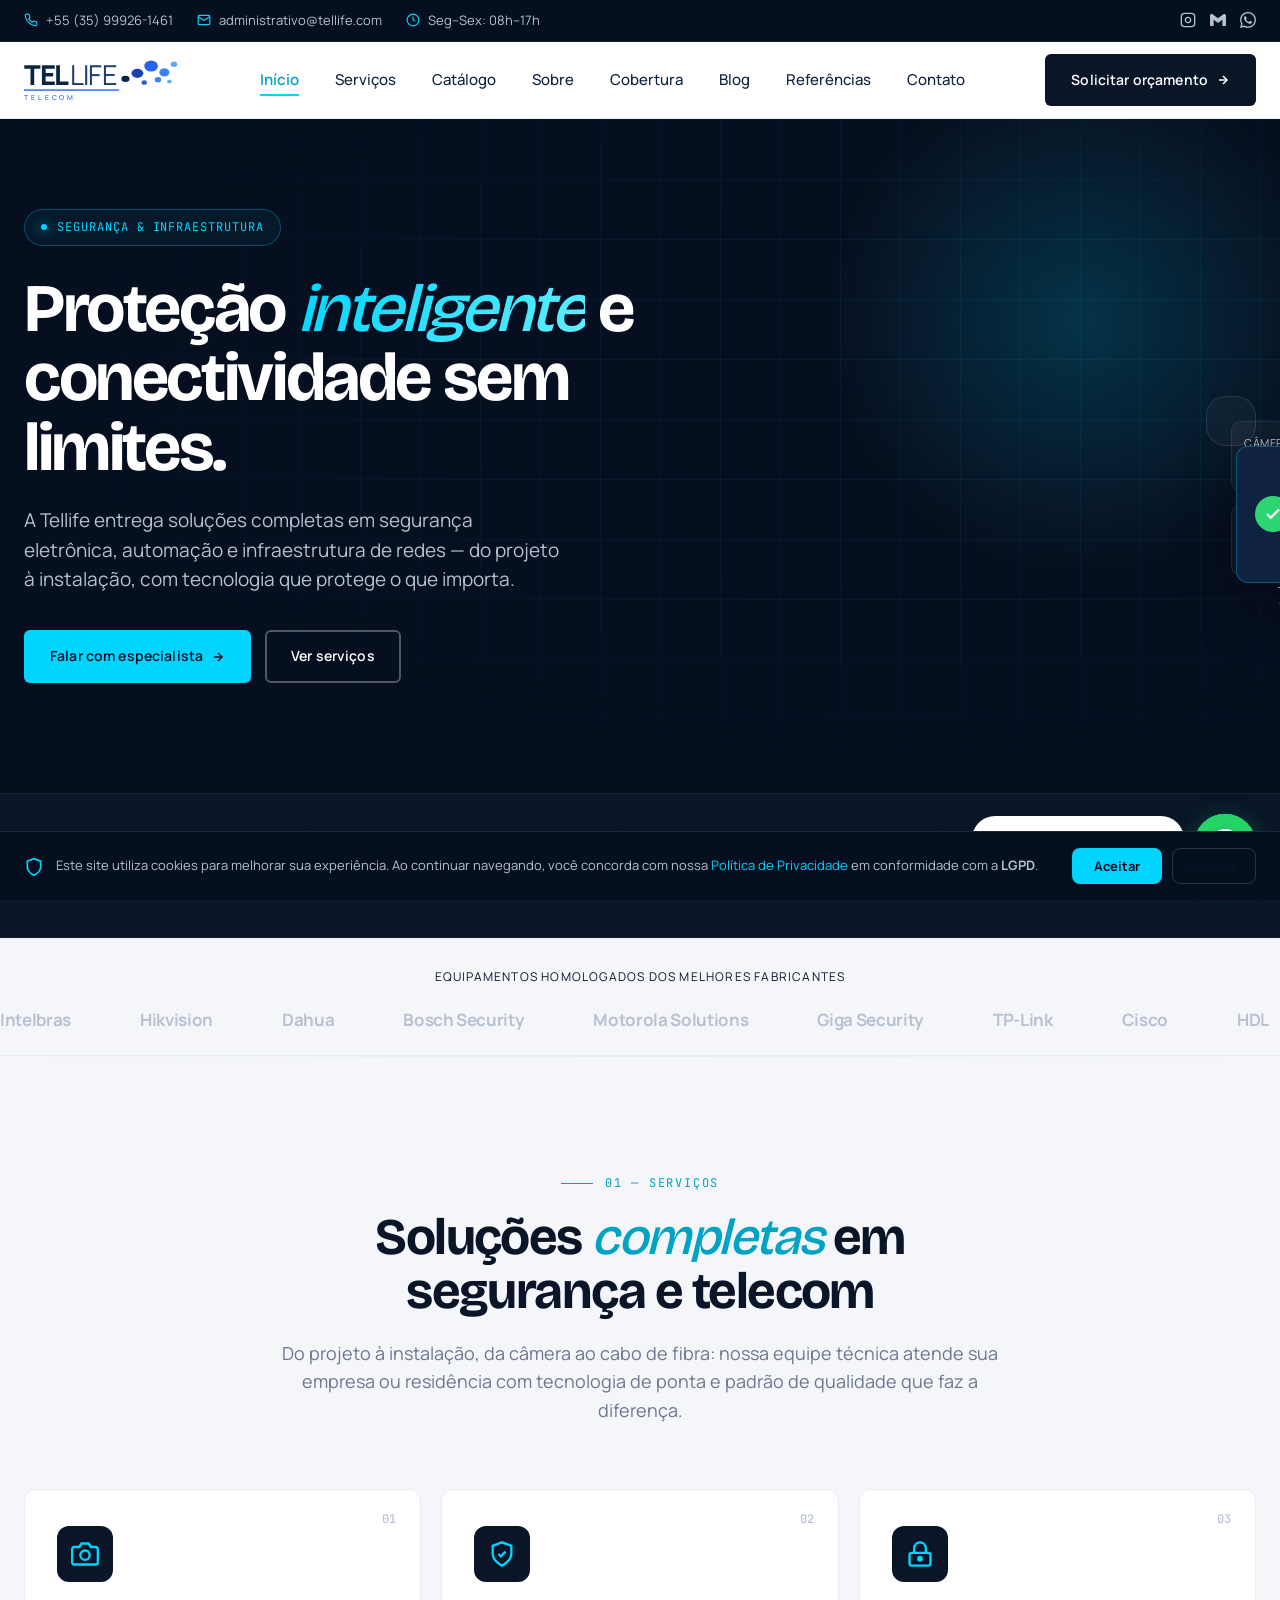
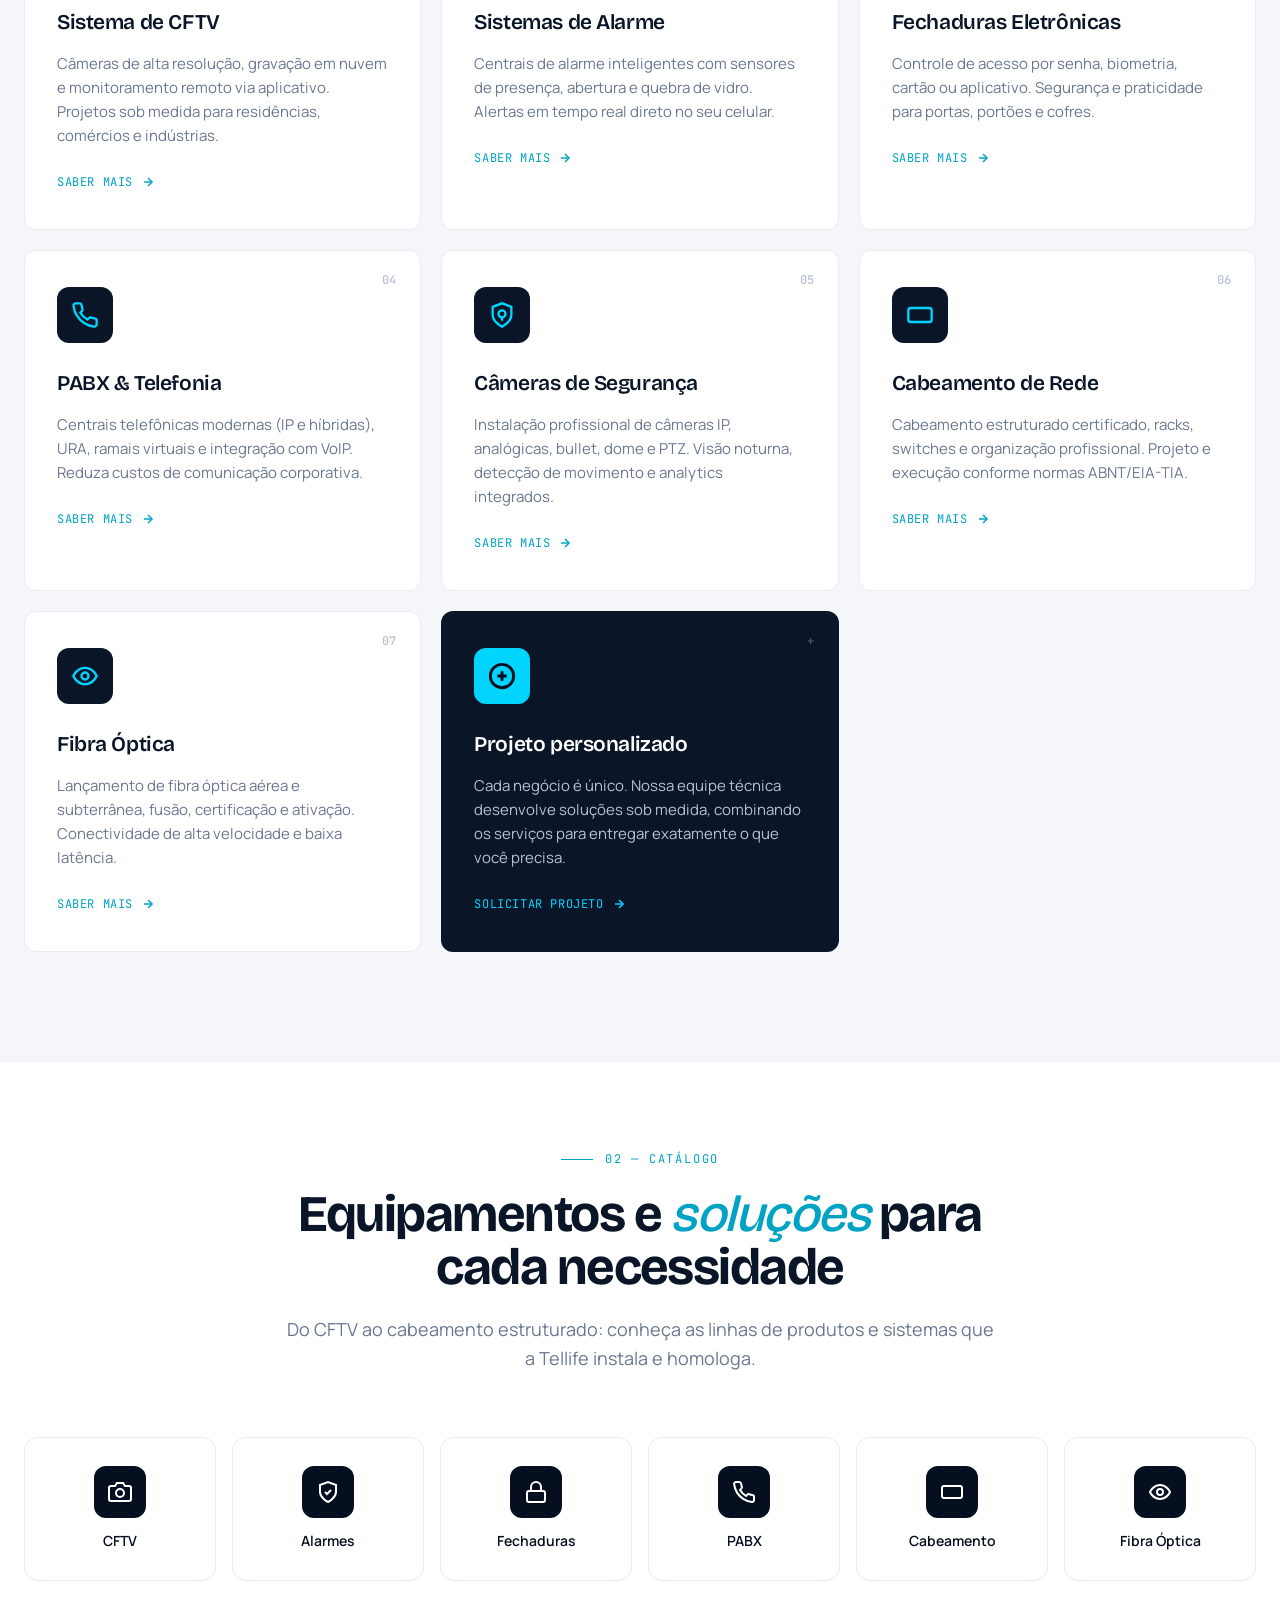
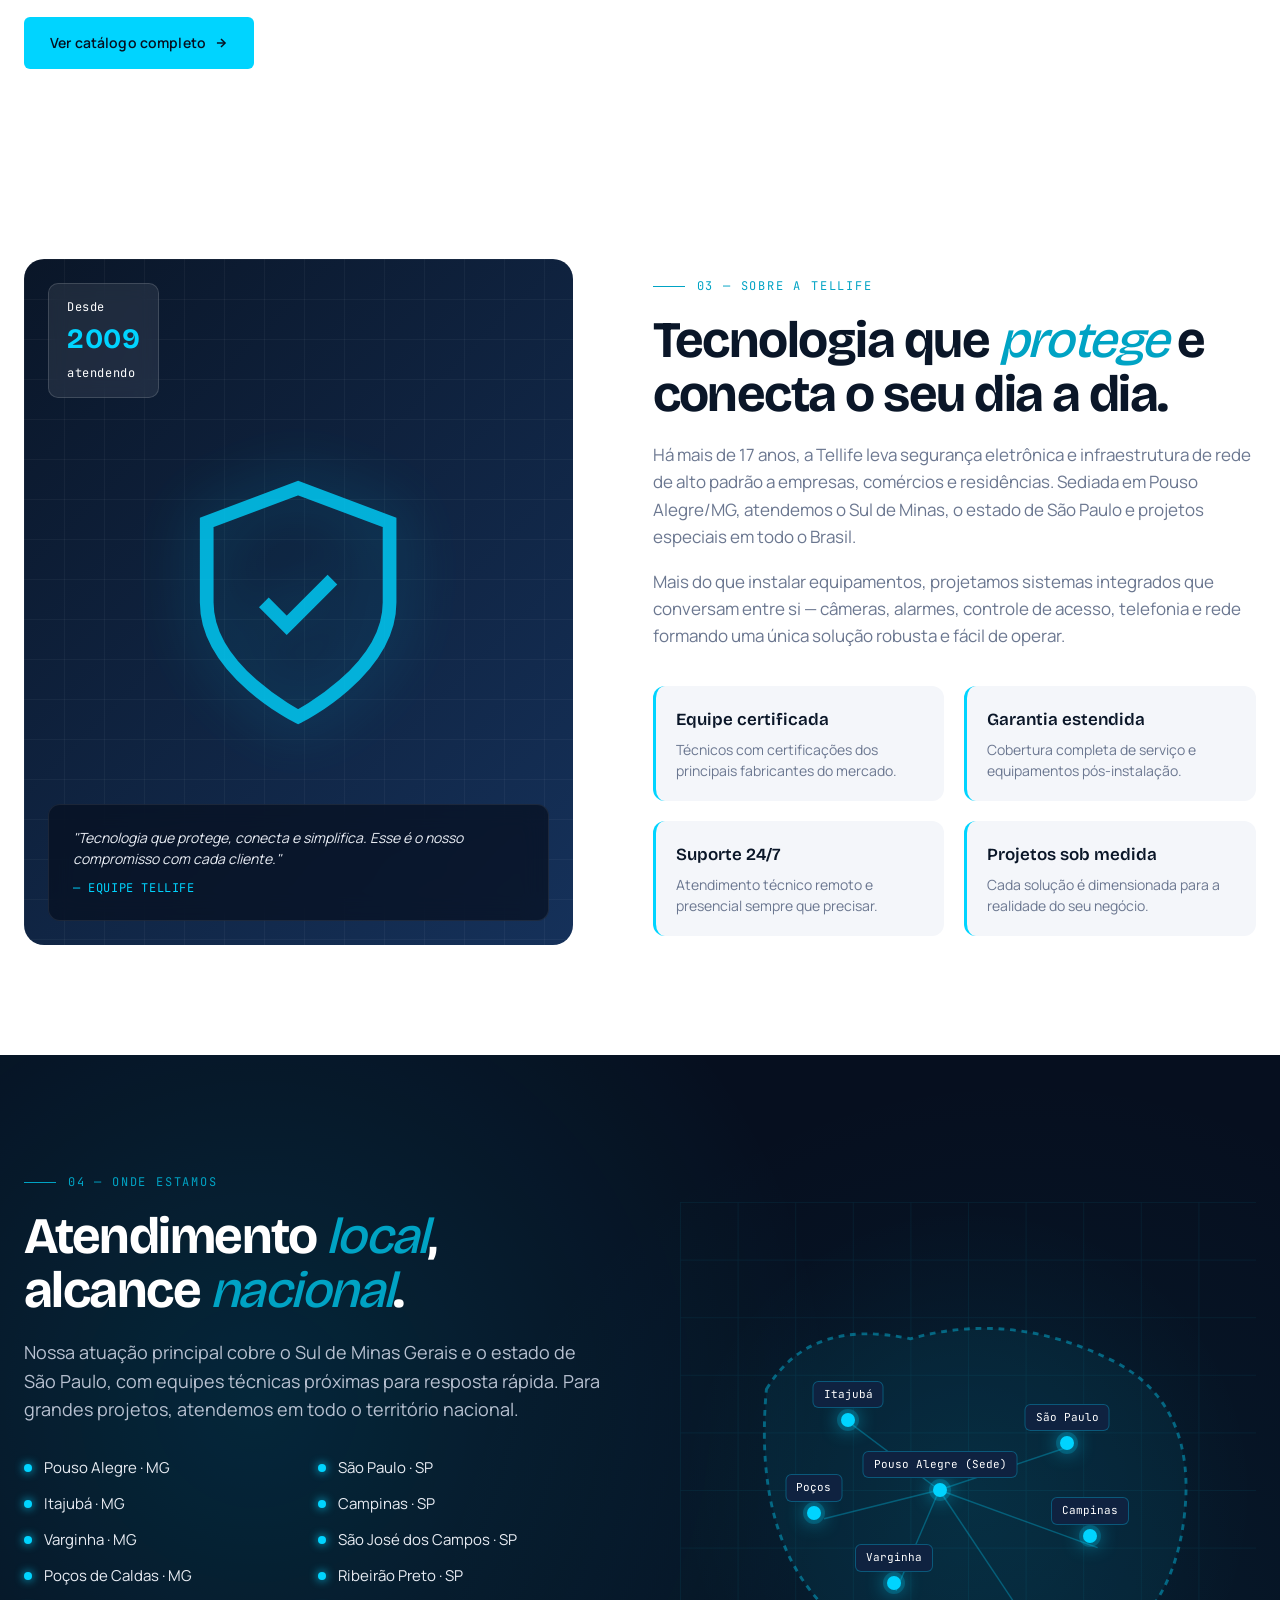
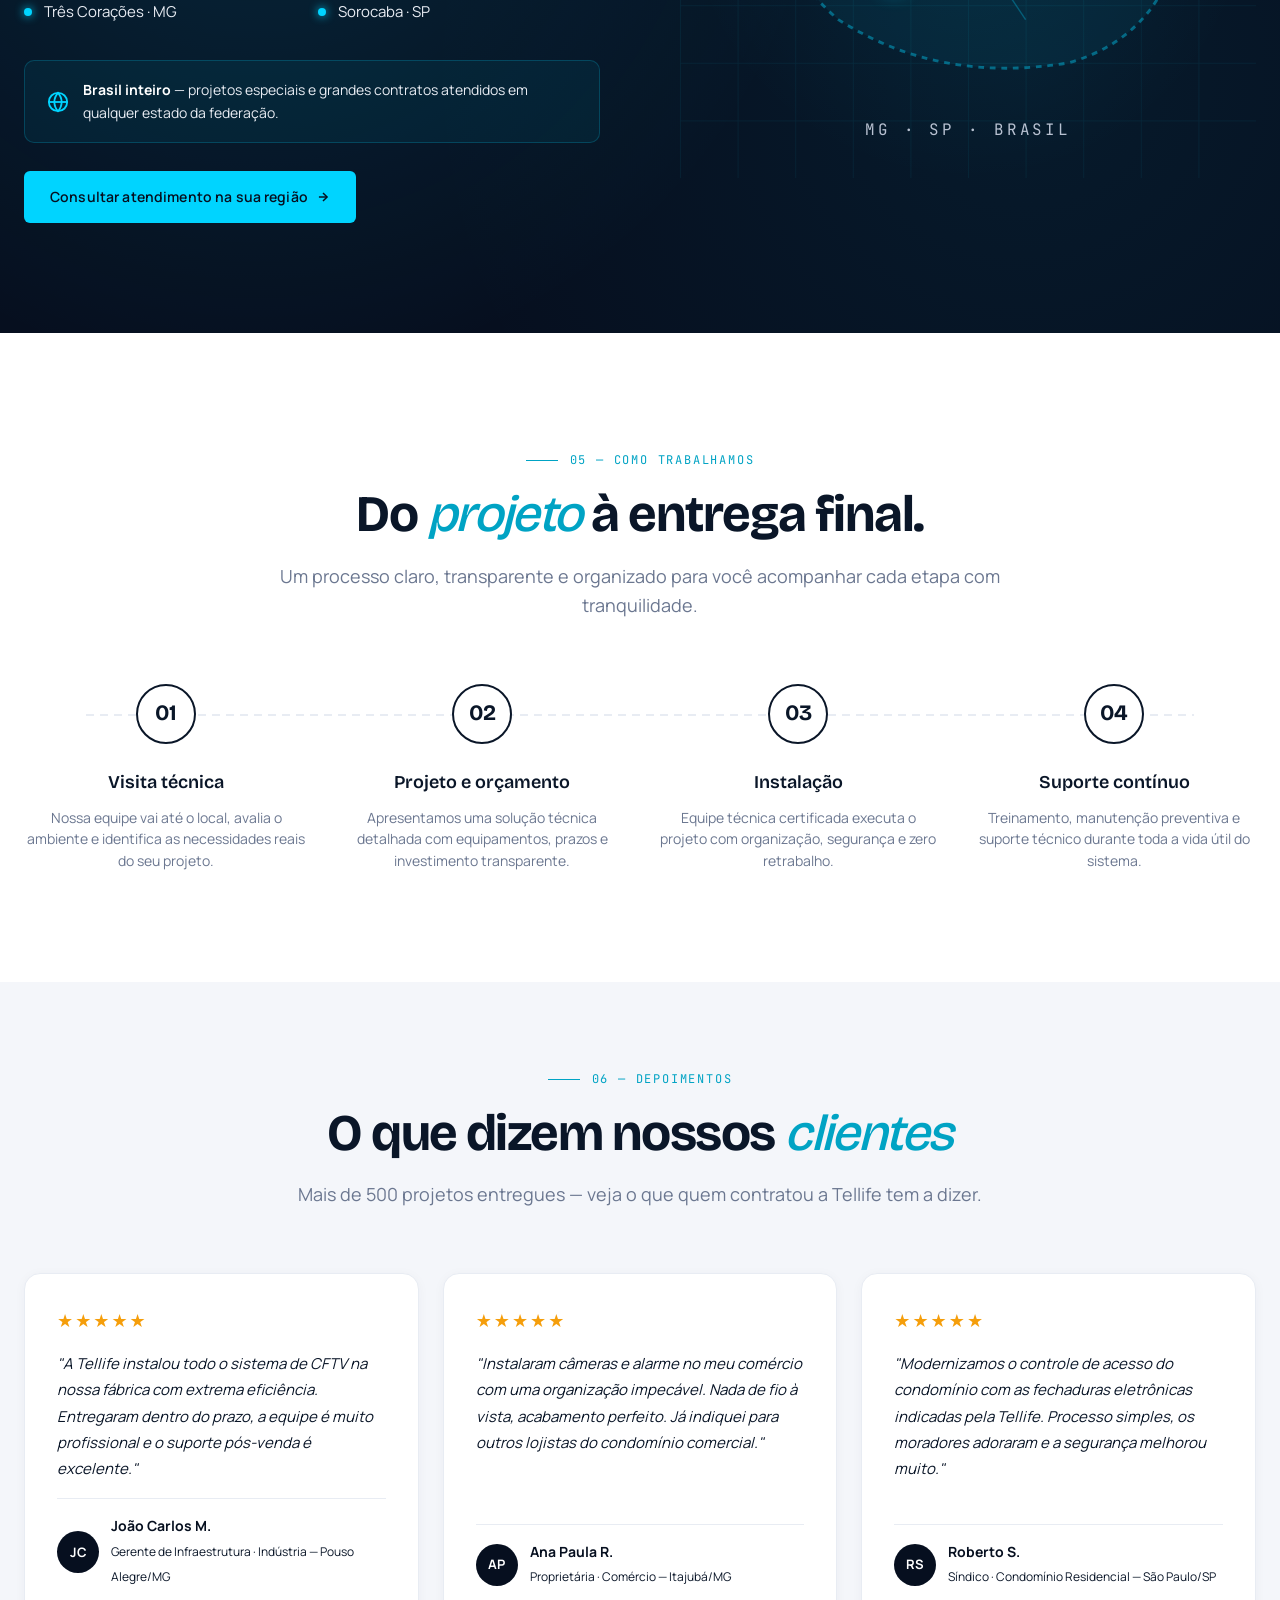
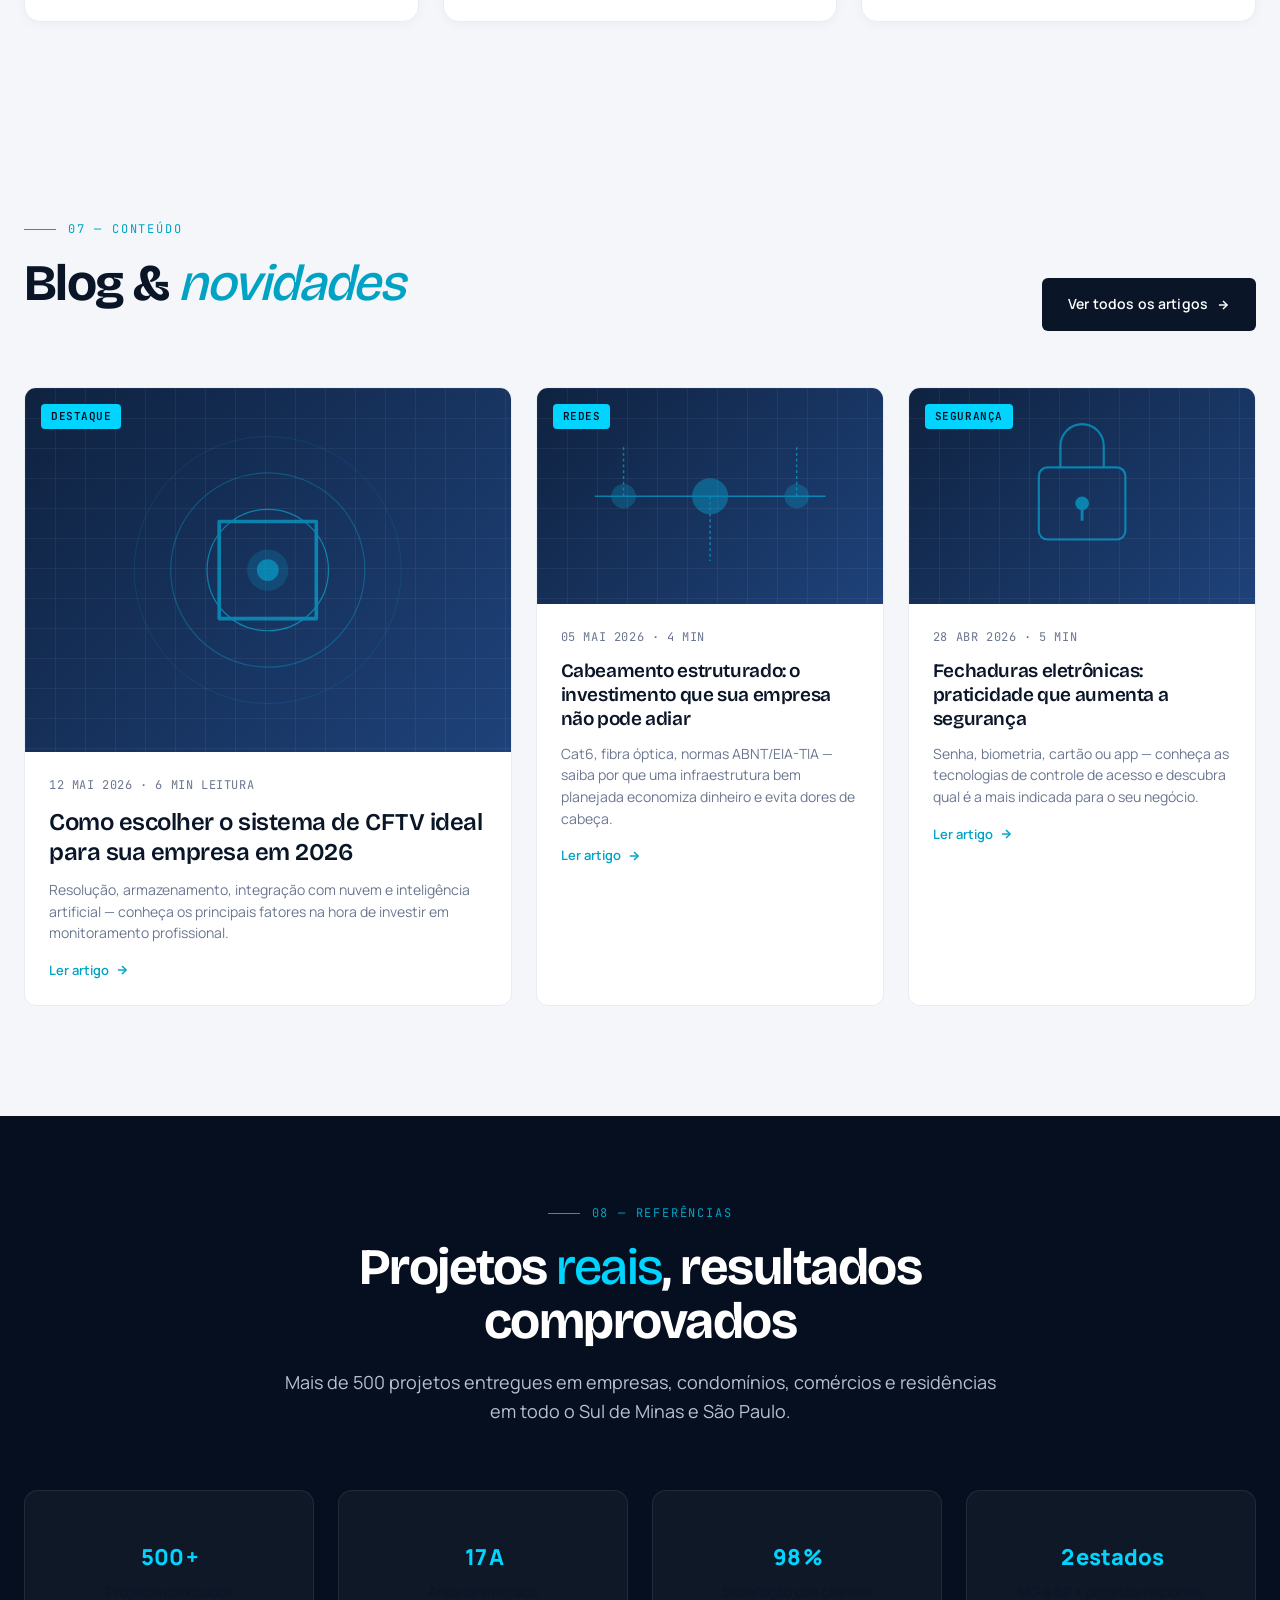
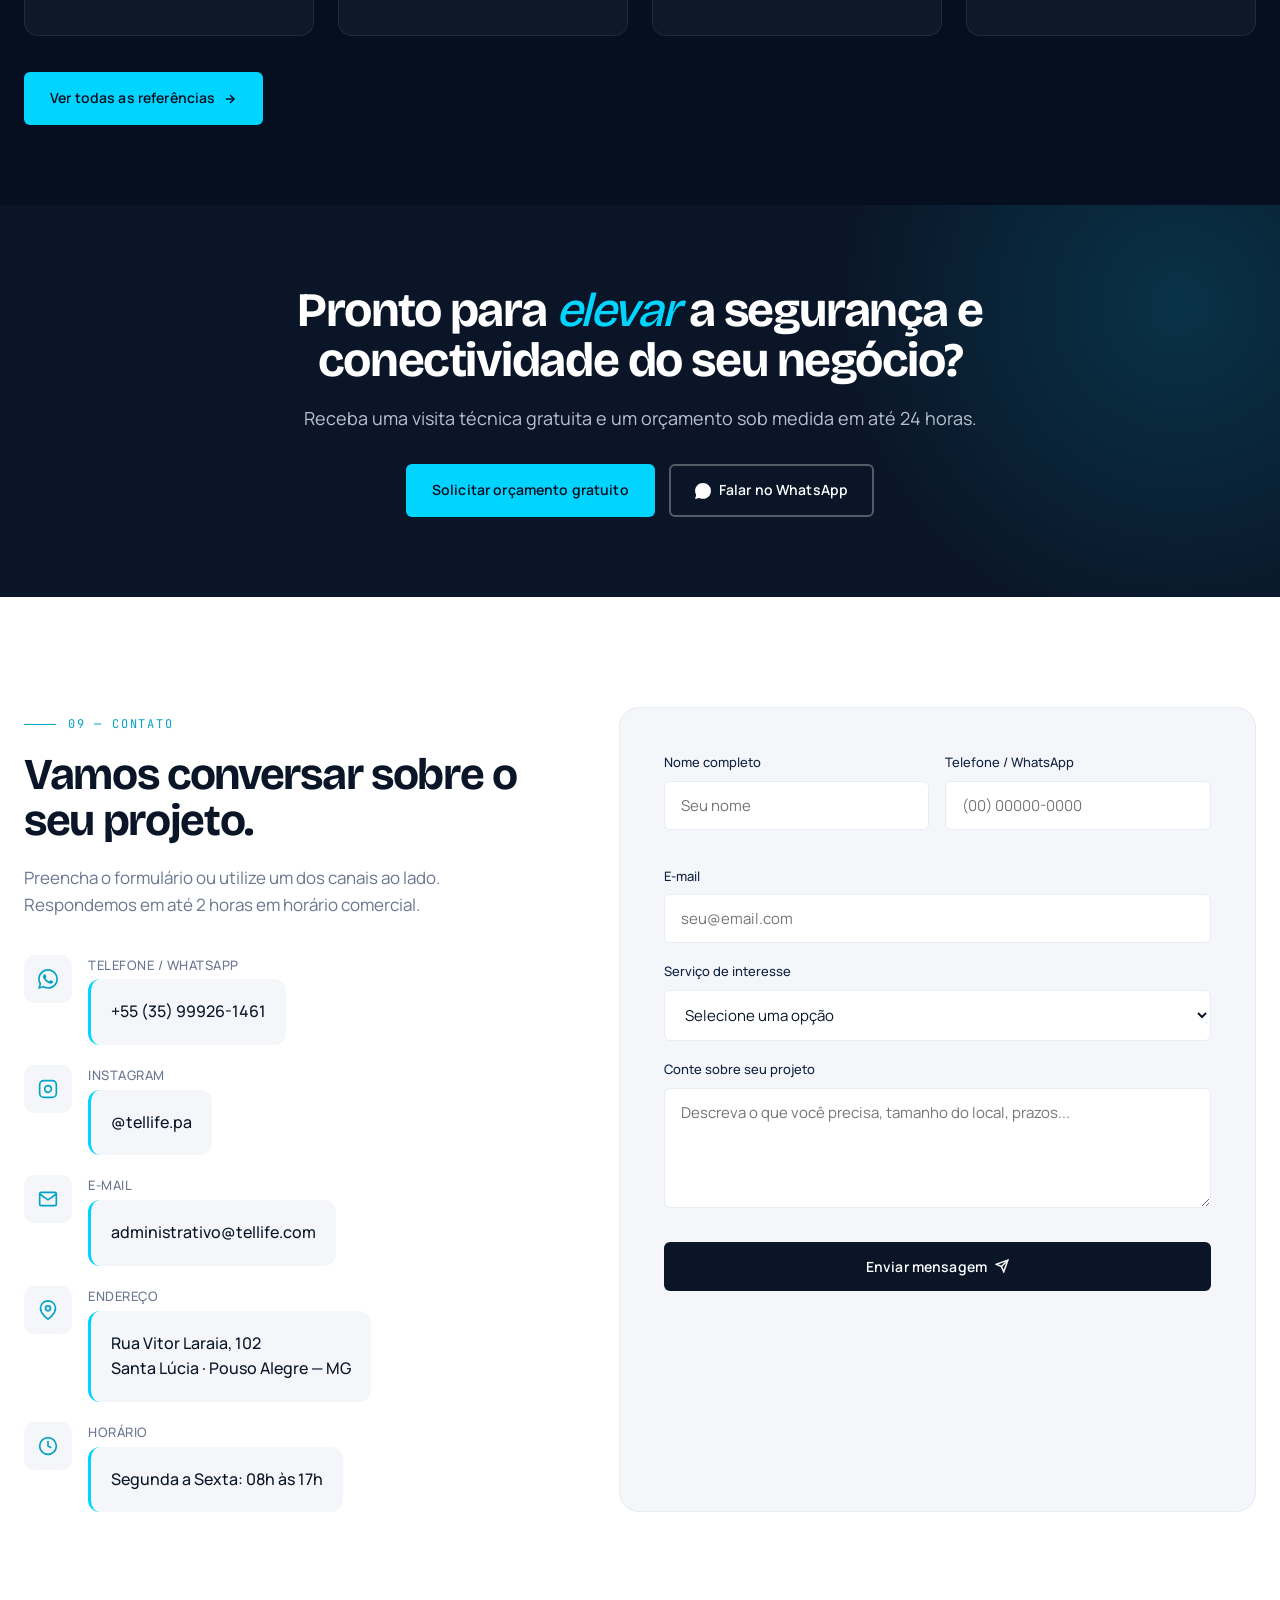
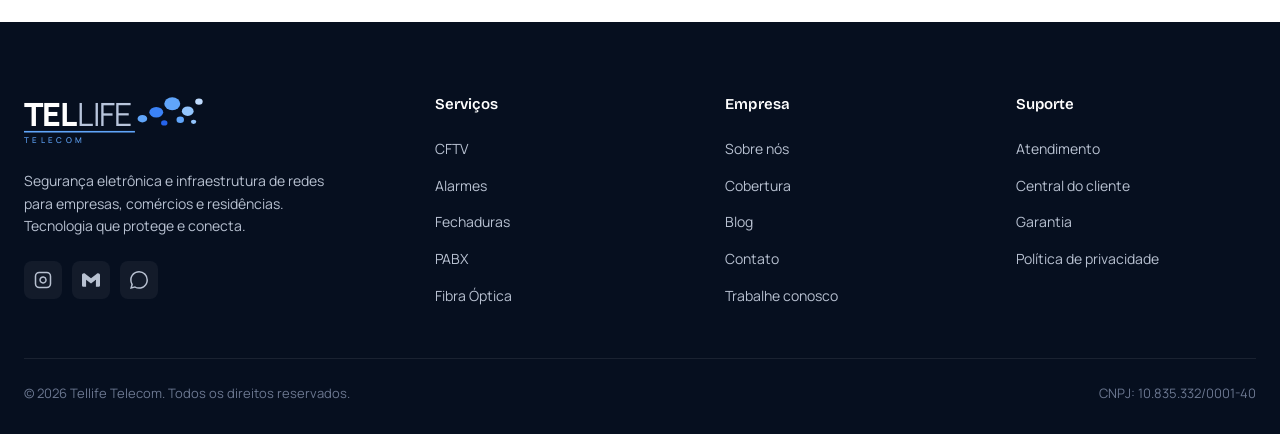
<file: index.html>
<!DOCTYPE html>
<html lang="pt-BR">
<head>
<meta charset="UTF-8">
<meta name="viewport" content="width=device-width, initial-scale=1.0">
<title>Tellife Telecom — Segurança Eletrônica e Infraestrutura de Redes</title>
<meta name="description" content="Tellife Telecom: especialistas em CFTV, alarmes, fechaduras eletrônicas, PABX, cabeamento estruturado e fibra óptica. Atendemos Pouso Alegre/MG, todo o Sul de Minas, estado de São Paulo e projetos especiais no Brasil. +17 anos de experiência, +500 projetos concluídos.">
<meta name="keywords" content="CFTV Pouso Alegre, câmeras de segurança Sul de Minas, alarme empresarial, fibra óptica MG SP, PABX, cabeamento estruturado, fechaduras eletrônicas, Tellife Telecom">
<meta property="og:title" content="Tellife Telecom — Segurança Eletrônica e Infraestrutura de Redes">
<meta property="og:description" content="+17 anos protegendo e conectando empresas e residências no Sul de Minas, São Paulo e Brasil.">
<meta property="og:type" content="website">
<meta property="og:url" content="https://tellife-wxcq.vercel.app/">
<meta property="og:image" content="https://tellife-wxcq.vercel.app/og-image.svg">
<meta property="og:site_name" content="Tellife Telecom">
<meta property="og:locale" content="pt_BR">
<meta name="twitter:card" content="summary_large_image">
<meta name="twitter:title" content="Tellife Telecom — Segurança Eletrônica e Infraestrutura de Redes">
<meta name="twitter:description" content="+17 anos protegendo e conectando empresas e residências no Sul de Minas, São Paulo e Brasil.">
<meta name="twitter:image" content="https://tellife-wxcq.vercel.app/og-image.svg">
<link rel="icon" type="image/svg+xml" href="data:image/svg+xml,%3Csvg xmlns='http://www.w3.org/2000/svg' viewBox='0 0 100 100'%3E%3Crect width='100' height='100' rx='18' fill='%230a2540'/%3E%3Ccircle cx='72' cy='28' r='10' fill='%232563eb'/%3E%3Ccircle cx='52' cy='38' r='7' fill='%2360a5fa'/%3E%3Ctext x='50' y='72' text-anchor='middle' font-family='Arial Black,sans-serif' font-weight='900' font-size='34' fill='%23ffffff'%3ETL%3C/text%3E%3C/svg%3E">
<link rel="preconnect" href="https://fonts.googleapis.com">
<link rel="preconnect" href="https://fonts.gstatic.com" crossorigin>
<link href="https://fonts.googleapis.com/css2?family=Bricolage+Grotesque:opsz,wght@12..96,400;12..96,500;12..96,600;12..96,700;12..96,800&family=Manrope:wght@300;400;500;600;700&family=JetBrains+Mono:wght@400;500&display=swap" rel="stylesheet">
<link rel="stylesheet" href="style.css">
<!-- Google Analytics — substitua G-1DSR8QJQ5E pelo seu ID em analytics.google.com -->
<script async src="https://www.googletagmanager.com/gtag/js?id=G-1DSR8QJQ5E"></script>
<script>window.dataLayer=window.dataLayer||[];function gtag(){dataLayer.push(arguments);}gtag('js',new Date());gtag('config','G-1DSR8QJQ5E');</script>
<script type="application/ld+json">
{
  "@context": "https://schema.org",
  "@type": ["LocalBusiness", "ProfessionalService"],
  "@id": "https://tellife-wxcq.vercel.app/#business",
  "name": "Tellife Telecom",
  "description": "Especialistas em CFTV, alarmes, fechaduras eletrônicas, PABX, cabeamento estruturado e fibra óptica. Mais de 17 anos de experiência e +500 projetos concluídos no Sul de Minas, São Paulo e Brasil.",
  "url": "https://tellife-wxcq.vercel.app/",
  "telephone": "+55-35-99926-1461",
  "email": "administrativo@tellife.com",
  "logo": "https://tellife-wxcq.vercel.app/og-image.svg",
  "image": "https://tellife-wxcq.vercel.app/og-image.svg",
  "address": {
    "@type": "PostalAddress",
    "addressLocality": "Pouso Alegre",
    "addressRegion": "MG",
    "addressCountry": "BR"
  },
  "geo": {
    "@type": "GeoCoordinates",
    "latitude": -22.2295,
    "longitude": -45.9294
  },
  "areaServed": [
    {"@type": "AdministrativeArea", "name": "Sul de Minas Gerais"},
    {"@type": "State", "name": "São Paulo"},
    {"@type": "Country", "name": "Brasil"}
  ],
  "openingHoursSpecification": [
    {
      "@type": "OpeningHoursSpecification",
      "dayOfWeek": ["Monday", "Tuesday", "Wednesday", "Thursday", "Friday"],
      "opens": "08:00",
      "closes": "17:00"
    }
  ],
  "contactPoint": {
    "@type": "ContactPoint",
    "telephone": "+55-35-99926-1461",
    "contactType": "customer service",
    "availableLanguage": "Portuguese"
  },
  "sameAs": [
    "https://www.instagram.com/tellife.pa/"
  ],
  "hasOfferCatalog": {
    "@type": "OfferCatalog",
    "name": "Serviços de Segurança Eletrônica e Infraestrutura",
    "itemListElement": [
      {"@type": "Offer", "itemOffered": {"@type": "Service", "name": "CFTV — Circuito Fechado de TV"}},
      {"@type": "Offer", "itemOffered": {"@type": "Service", "name": "Alarmes e Controle de Acesso"}},
      {"@type": "Offer", "itemOffered": {"@type": "Service", "name": "Fechaduras Eletrônicas e Biometria"}},
      {"@type": "Offer", "itemOffered": {"@type": "Service", "name": "PABX e Telefonia Corporativa"}},
      {"@type": "Offer", "itemOffered": {"@type": "Service", "name": "Cabeamento Estruturado e Fibra Óptica"}}
    ]
  }
}
</script>
</head>
<body>

<!-- TOP BAR -->
<div class="topbar">
  <div class="container">
    <div class="topbar-info">
      <span><svg viewBox="0 0 24 24" fill="none" stroke="currentColor" stroke-width="2"><path d="M22 16.92v3a2 2 0 0 1-2.18 2 19.79 19.79 0 0 1-8.63-3.07 19.5 19.5 0 0 1-6-6 19.79 19.79 0 0 1-3.07-8.67A2 2 0 0 1 4.11 2h3a2 2 0 0 1 2 1.72c.127.96.361 1.903.7 2.81a2 2 0 0 1-.45 2.11L8.09 9.91a16 16 0 0 0 6 6l1.27-1.27a2 2 0 0 1 2.11-.45c.907.339 1.85.573 2.81.7A2 2 0 0 1 22 16.92z"/></svg> +55 (35) 99926-1461</span>
      <span><svg viewBox="0 0 24 24" fill="none" stroke="currentColor" stroke-width="2"><path d="M4 4h16c1.1 0 2 .9 2 2v12c0 1.1-.9 2-2 2H4c-1.1 0-2-.9-2-2V6c0-1.1.9-2 2-2z"/><polyline points="22,6 12,13 2,6"/></svg> administrativo@tellife.com</span>
      <span><svg viewBox="0 0 24 24" fill="none" stroke="currentColor" stroke-width="2"><circle cx="12" cy="12" r="10"/><polyline points="12 6 12 12 16 14"/></svg> Seg–Sex: 08h–17h</span>
    </div>
    <div class="topbar-social">
      <a href="https://www.instagram.com/tellife.pa/" target="_blank" rel="noopener noreferrer" aria-label="Instagram"><svg viewBox="0 0 24 24" fill="none" stroke="currentColor" stroke-width="2"><rect x="2" y="2" width="20" height="20" rx="5"/><path d="M16 11.37A4 4 0 1 1 12.63 8 4 4 0 0 1 16 11.37z"/><line x1="17.5" y1="6.5" x2="17.51" y2="6.5"/></svg></a>
      <a href="mailto:administrativo@tellife.com" aria-label="Gmail"><svg viewBox="0 0 24 24" fill="currentColor"><path d="M24 5.457v13.909c0 .904-.732 1.636-1.636 1.636h-3.819V11.73L12 16.64l-6.545-4.91v9.273H1.636A1.636 1.636 0 0 1 0 19.366V5.457c0-2.023 2.309-3.178 3.927-1.964L5.455 4.64 12 9.548l6.545-4.908 1.528-1.147C21.69 2.28 24 3.434 24 5.457z"/></svg></a>

      <a href="https://wa.me/5535999261461" target="_blank" rel="noopener noreferrer" aria-label="WhatsApp"><svg viewBox="0 0 24 24" fill="currentColor"><path d="M.057 24l1.687-6.163a11.867 11.867 0 0 1-1.587-5.946C.16 5.335 5.495 0 12.05 0a11.817 11.817 0 0 1 8.413 3.488 11.824 11.824 0 0 1 3.48 8.414c-.003 6.557-5.338 11.892-11.893 11.892a11.9 11.9 0 0 1-5.688-1.448L.057 24zm6.597-3.807c1.676.995 3.276 1.591 5.392 1.592 5.448 0 9.886-4.434 9.889-9.885.002-5.462-4.415-9.89-9.881-9.892-5.452 0-9.887 4.434-9.889 9.884-.001 2.225.651 3.891 1.746 5.634l-.999 3.648 3.742-.981zm11.387-5.464c-.074-.124-.272-.198-.57-.347-.297-.149-1.758-.868-2.031-.967-.272-.099-.47-.149-.669.149-.198.297-.768.967-.941 1.165-.173.198-.347.223-.644.074-.297-.149-1.255-.462-2.39-1.475-.883-.788-1.48-1.761-1.653-2.059-.173-.297-.018-.458.13-.606.134-.133.297-.347.446-.521.151-.172.2-.296.3-.495.099-.198.05-.372-.025-.521-.075-.148-.669-1.611-.916-2.206-.242-.579-.487-.501-.669-.51l-.57-.01c-.198 0-.52.074-.792.372s-1.04 1.016-1.04 2.479 1.065 2.876 1.213 3.074c.149.198 2.095 3.2 5.076 4.487.71.306 1.263.489 1.694.626.712.226 1.36.194 1.872.118.571-.085 1.758-.719 2.006-1.413.248-.695.248-1.29.173-1.414z"/></svg></a>
    </div>
  </div>
</div>

<!-- NAVBAR -->
<nav class="nav" id="nav">
  <div class="container">
    <a href="#" class="logo" aria-label="Tellife Telecom — página inicial">
      <svg class="logo-svg" viewBox="0 0 340 105" xmlns="http://www.w3.org/2000/svg">
        <!-- Decorative dots flowing up-right -->
        <ellipse cx="222" cy="50" rx="9" ry="7" fill="#0a2540"/>
        <ellipse cx="248" cy="38" rx="13" ry="10" fill="#1e40af"/>
        <ellipse cx="278" cy="22" rx="15" ry="12" fill="#2563eb"/>
        <ellipse cx="307" cy="36" rx="11" ry="9" fill="#3b82f6"/>
        <ellipse cx="328" cy="18" rx="7" ry="6" fill="#60a5fa"/>
        <ellipse cx="263" cy="58" rx="6" ry="5" fill="#1e40af" opacity="0.85"/>
        <ellipse cx="293" cy="52" rx="7" ry="6" fill="#3b82f6"/>
        <ellipse cx="318" cy="56" rx="5" ry="4" fill="#60a5fa"/>
        <!-- TEL -->
        <text x="0" y="64" font-family="Manrope, system-ui, sans-serif" font-weight="900" font-size="60" letter-spacing="-0.05em" fill="#0a2540">TEL</text>
        <!-- LIFE -->
        <text x="100" y="64" font-family="Manrope, system-ui, sans-serif" font-weight="400" font-size="60" letter-spacing="-0.025em" fill="#1a3d6b">LIFE</text>
        <!-- Underline -->
        <rect x="0" y="73" width="208" height="3" fill="#2563eb"/>
        <!-- TELECOM subtitle -->
        <text x="0" y="96" font-family="Manrope, system-ui, sans-serif" font-weight="500" font-size="15" letter-spacing="0.42em" fill="#2563eb">TELECOM</text>
      </svg>
    </a>
    <ul class="nav-links" id="navLinks">
      <li><a href="#" data-tab="inicio" class="nav-active">Início</a></li>
      <li><a href="#servicos" data-tab="servicos">Serviços</a></li>
      <li><a href="#catalogo" data-tab="catalogo">Catálogo</a></li>
      <li><a href="#sobre" data-tab="sobre">Sobre</a></li>
      <li><a href="#cobertura" data-tab="cobertura">Cobertura</a></li>
      <li><a href="#blog" data-tab="blog">Blog</a></li>
      <li><a href="#referencias" data-tab="referencias">Referências</a></li>
      <li><a href="#contato" data-tab="contato">Contato</a></li>
    </ul>
    <a href="#contato" class="btn btn-primary">
      Solicitar orçamento
      <svg width="14" height="14" viewBox="0 0 24 24" fill="none" stroke="currentColor" stroke-width="2.5"><line x1="5" y1="12" x2="19" y2="12"/><polyline points="12 5 19 12 12 19"/></svg>
    </a>
    <button class="mobile-toggle" id="mobileToggle" aria-label="Menu">
      <span></span><span></span><span></span>
    </button>
  </div>
</nav>

<!-- HERO -->
<section class="hero" data-section="inicio">
  <div class="container">
    <div>
      <span class="hero-eyebrow">Segurança & Infraestrutura</span>
      <h1>
        Proteção <span class="accent">inteligente</span> e conectividade sem limites.
      </h1>
      <p class="lead">A Tellife entrega soluções completas em segurança eletrônica, automação e infraestrutura de redes — do projeto à instalação, com tecnologia que protege o que importa.</p>
      <div class="hero-cta">
        <a href="#contato" class="btn btn-accent">
          Falar com especialista
          <svg width="14" height="14" viewBox="0 0 24 24" fill="none" stroke="currentColor" stroke-width="2.5"><line x1="5" y1="12" x2="19" y2="12"/><polyline points="12 5 19 12 12 19"/></svg>
        </a>
        <a href="#servicos" class="btn btn-outline">
          Ver serviços
        </a>
      </div>
    </div>

    <div class="hero-visual">
      <div class="hero-card hero-card-1">
        <div style="display:flex; justify-content: space-between; align-items: flex-start;">
          <div class="cam-icon">
            <svg viewBox="0 0 24 24" fill="none" stroke="currentColor" stroke-width="1.8"><path d="M23 19a2 2 0 0 1-2 2H3a2 2 0 0 1-2-2V8a2 2 0 0 1 2-2h4l2-3h6l2 3h4a2 2 0 0 1 2 2z"/><circle cx="12" cy="13" r="4"/></svg>
          </div>
          <div style="text-align: right;">
            <div style="font-family: var(--font-mono); font-size: 11px; color: var(--accent); letter-spacing: 0.08em;">CFTV • CH-01</div>
            <div style="font-size: 11px; color: var(--gray-300); margin-top: 4px;">Monitor ativo</div>
          </div>
        </div>
        <div>
          <div class="scan-line"></div>
          <div class="status" style="margin-top: 12px;">
            <span>1080p · HD</span>
            <span class="live">REC</span>
          </div>
        </div>
      </div>

      <div class="hero-card hero-card-2">
        <div class="hero-card-2-grid">
          <div class="hero-mini-stat">
            <span class="lbl">Câmeras</span>
            <span class="num">128</span>
          </div>
          <div class="hero-mini-stat">
            <span class="lbl">Sensores</span>
            <span class="num">42</span>
          </div>
          <div class="hero-mini-stat">
            <span class="lbl">Uptime</span>
            <span class="num">99.9</span>
          </div>
          <div class="hero-mini-stat">
            <span class="lbl">Latência</span>
            <span class="num">12ms</span>
          </div>
        </div>
      </div>

      <div class="hero-floating hero-floating-1">
        <div class="check">
          <svg viewBox="0 0 24 24" fill="none" stroke="currentColor" stroke-width="3"><polyline points="20 6 9 17 4 12"/></svg>
        </div>
        <div class="info">
          <b>Sistema seguro</b>
          <span>Todos os pontos protegidos</span>
        </div>
      </div>
    </div>
  </div>
</section>

<!-- STATS -->
<div class="stats-strip" data-section="inicio">
  <div class="container">
    <div class="stat-item">
      <div class="n"><span class="counter" data-target="17" data-prefix="+">0</span><span class="plus">A</span></div>
      <div class="l">Anos de experiência</div>
    </div>
    <div class="stat-item">
      <div class="n"><span class="counter" data-target="500">0</span><span class="plus">+</span></div>
      <div class="l">Projetos concluídos</div>
    </div>
    <div class="stat-item">
      <div class="n">24<span class="plus">/7</span></div>
      <div class="l">Suporte técnico</div>
    </div>
    <div class="stat-item">
      <div class="n"><span class="counter" data-target="98">0</span><span class="plus">%</span></div>
      <div class="l">Clientes satisfeitos</div>
    </div>
  </div>
</div>

<!-- FABRICANTES -->
<div class="brands-strip" data-section="inicio">
  <div class="container">
    <p class="brands-label">Equipamentos homologados dos melhores fabricantes</p>
  </div>
  <div class="brands-track" aria-hidden="true">
    <div class="brands-inner">
      <span class="brand">Intelbras</span><span class="brand-dot"></span>
      <span class="brand">Hikvision</span><span class="brand-dot"></span>
      <span class="brand">Dahua</span><span class="brand-dot"></span>
      <span class="brand">Bosch Security</span><span class="brand-dot"></span>
      <span class="brand">Motorola Solutions</span><span class="brand-dot"></span>
      <span class="brand">Giga Security</span><span class="brand-dot"></span>
      <span class="brand">TP-Link</span><span class="brand-dot"></span>
      <span class="brand">Cisco</span><span class="brand-dot"></span>
      <span class="brand">HDL</span><span class="brand-dot"></span>
      <span class="brand">Ajax Systems</span><span class="brand-dot"></span>
    </div>
  </div>
</div>

<!-- SERVIÇOS / CATÁLOGO -->
<section class="services" id="servicos" data-section="servicos">
  <div class="container">
    <div class="section-head center reveal">
      <span class="section-num">01 — Serviços</span>
      <h2 class="section-title">Soluções <em>completas</em> em segurança e telecom</h2>
      <p>Do projeto à instalação, da câmera ao cabo de fibra: nossa equipe técnica atende sua empresa ou residência com tecnologia de ponta e padrão de qualidade que faz a diferença.</p>
    </div>

    <div class="services-grid">
      <article class="service reveal">
        <span class="service-num">01</span>
        <div class="service-icon">
          <svg viewBox="0 0 24 24" fill="none" stroke="currentColor" stroke-width="2"><path d="M23 19a2 2 0 0 1-2 2H3a2 2 0 0 1-2-2V8a2 2 0 0 1 2-2h4l2-3h6l2 3h4a2 2 0 0 1 2 2z"/><circle cx="12" cy="13" r="4"/></svg>
        </div>
        <h3>Sistema de CFTV</h3>
        <p>Câmeras de alta resolução, gravação em nuvem e monitoramento remoto via aplicativo. Projetos sob medida para residências, comércios e indústrias.</p>
        <span class="more">Saber mais <svg viewBox="0 0 24 24" fill="none" stroke="currentColor" stroke-width="2.5"><line x1="5" y1="12" x2="19" y2="12"/><polyline points="12 5 19 12 12 19"/></svg></span>
      </article>

      <article class="service reveal">
        <span class="service-num">02</span>
        <div class="service-icon">
          <svg viewBox="0 0 24 24" fill="none" stroke="currentColor" stroke-width="2"><path d="M12 22s8-4 8-10V5l-8-3-8 3v7c0 6 8 10 8 10z"/><path d="M9 12l2 2 4-4"/></svg>
        </div>
        <h3>Sistemas de Alarme</h3>
        <p>Centrais de alarme inteligentes com sensores de presença, abertura e quebra de vidro. Alertas em tempo real direto no seu celular.</p>
        <span class="more">Saber mais <svg viewBox="0 0 24 24" fill="none" stroke="currentColor" stroke-width="2.5"><line x1="5" y1="12" x2="19" y2="12"/><polyline points="12 5 19 12 12 19"/></svg></span>
      </article>

      <article class="service reveal">
        <span class="service-num">03</span>
        <div class="service-icon">
          <svg viewBox="0 0 24 24" fill="none" stroke="currentColor" stroke-width="2"><rect x="3" y="11" width="18" height="11" rx="2"/><path d="M7 11V7a5 5 0 0 1 10 0v4"/><circle cx="12" cy="16" r="1.5" fill="currentColor"/></svg>
        </div>
        <h3>Fechaduras Eletrônicas</h3>
        <p>Controle de acesso por senha, biometria, cartão ou aplicativo. Segurança e praticidade para portas, portões e cofres.</p>
        <span class="more">Saber mais <svg viewBox="0 0 24 24" fill="none" stroke="currentColor" stroke-width="2.5"><line x1="5" y1="12" x2="19" y2="12"/><polyline points="12 5 19 12 12 19"/></svg></span>
      </article>

      <article class="service reveal">
        <span class="service-num">04</span>
        <div class="service-icon">
          <svg viewBox="0 0 24 24" fill="none" stroke="currentColor" stroke-width="2"><path d="M22 16.92v3a2 2 0 0 1-2.18 2 19.79 19.79 0 0 1-8.63-3.07 19.5 19.5 0 0 1-6-6 19.79 19.79 0 0 1-3.07-8.67A2 2 0 0 1 4.11 2h3a2 2 0 0 1 2 1.72c.127.96.361 1.903.7 2.81a2 2 0 0 1-.45 2.11L8.09 9.91a16 16 0 0 0 6 6l1.27-1.27a2 2 0 0 1 2.11-.45c.907.339 1.85.573 2.81.7A2 2 0 0 1 22 16.92z"/></svg>
        </div>
        <h3>PABX & Telefonia</h3>
        <p>Centrais telefônicas modernas (IP e híbridas), URA, ramais virtuais e integração com VoIP. Reduza custos de comunicação corporativa.</p>
        <span class="more">Saber mais <svg viewBox="0 0 24 24" fill="none" stroke="currentColor" stroke-width="2.5"><line x1="5" y1="12" x2="19" y2="12"/><polyline points="12 5 19 12 12 19"/></svg></span>
      </article>

      <article class="service reveal">
        <span class="service-num">05</span>
        <div class="service-icon">
          <svg viewBox="0 0 24 24" fill="none" stroke="currentColor" stroke-width="2"><path d="M12 22s8-4 8-10V5l-8-3-8 3v7c0 6 8 10 8 10z"/><circle cx="12" cy="11" r="3"/><path d="M12 14v3"/></svg>
        </div>
        <h3>Câmeras de Segurança</h3>
        <p>Instalação profissional de câmeras IP, analógicas, bullet, dome e PTZ. Visão noturna, detecção de movimento e analytics integrados.</p>
        <span class="more">Saber mais <svg viewBox="0 0 24 24" fill="none" stroke="currentColor" stroke-width="2.5"><line x1="5" y1="12" x2="19" y2="12"/><polyline points="12 5 19 12 12 19"/></svg></span>
      </article>

      <article class="service reveal">
        <span class="service-num">06</span>
        <div class="service-icon">
          <svg viewBox="0 0 24 24" fill="none" stroke="currentColor" stroke-width="2"><rect x="2" y="6" width="20" height="12" rx="2"/><line x1="6" y1="12" x2="6" y2="12"/><line x1="10" y1="12" x2="10" y2="12"/><line x1="14" y1="12" x2="14" y2="12"/><line x1="18" y1="12" x2="18" y2="12"/></svg>
        </div>
        <h3>Cabeamento de Rede</h3>
        <p>Cabeamento estruturado certificado, racks, switches e organização profissional. Projeto e execução conforme normas ABNT/EIA-TIA.</p>
        <span class="more">Saber mais <svg viewBox="0 0 24 24" fill="none" stroke="currentColor" stroke-width="2.5"><line x1="5" y1="12" x2="19" y2="12"/><polyline points="12 5 19 12 12 19"/></svg></span>
      </article>

      <article class="service reveal">
        <span class="service-num">07</span>
        <div class="service-icon">
          <svg viewBox="0 0 24 24" fill="none" stroke="currentColor" stroke-width="2"><path d="M2 12s3-7 10-7 10 7 10 7-3 7-10 7-10-7-10-7z"/><circle cx="12" cy="12" r="3"/></svg>
        </div>
        <h3>Fibra Óptica</h3>
        <p>Lançamento de fibra óptica aérea e subterrânea, fusão, certificação e ativação. Conectividade de alta velocidade e baixa latência.</p>
        <span class="more">Saber mais <svg viewBox="0 0 24 24" fill="none" stroke="currentColor" stroke-width="2.5"><line x1="5" y1="12" x2="19" y2="12"/><polyline points="12 5 19 12 12 19"/></svg></span>
      </article>

      <article class="service reveal" style="background: var(--navy-800); color: white; border-color: transparent;">
        <span class="service-num" style="color: rgba(255,255,255,0.3);">+</span>
        <div class="service-icon" style="background: var(--accent); color: var(--navy-900);">
          <svg viewBox="0 0 24 24" fill="none" stroke="currentColor" stroke-width="2.5"><circle cx="12" cy="12" r="10"/><line x1="12" y1="8" x2="12" y2="16"/><line x1="8" y1="12" x2="16" y2="12"/></svg>
        </div>
        <h3 style="color: white;">Projeto personalizado</h3>
        <p style="color: var(--gray-300);">Cada negócio é único. Nossa equipe técnica desenvolve soluções sob medida, combinando os serviços para entregar exatamente o que você precisa.</p>
        <a href="#contato" class="more" style="color: var(--accent);">Solicitar projeto <svg viewBox="0 0 24 24" fill="none" stroke="currentColor" stroke-width="2.5"><line x1="5" y1="12" x2="19" y2="12"/><polyline points="12 5 19 12 12 19"/></svg></a>
      </article>
    </div>
  </div>
</section>

<!-- CATÁLOGO -->
<section class="catalog-preview" id="catalogo" data-section="catalogo">
  <div class="container">
    <div class="section-head center reveal">
      <span class="section-num">02 — Catálogo</span>
      <h2 class="section-title">Equipamentos e <em>soluções</em> para cada necessidade</h2>
      <p>Do CFTV ao cabeamento estruturado: conheça as linhas de produtos e sistemas que a Tellife instala e homologa.</p>
    </div>
    <div class="catalog-grid reveal">
      <a href="produtos.html" class="catalog-item">
        <div class="catalog-icon">
          <svg viewBox="0 0 24 24" fill="none" stroke="currentColor" stroke-width="2"><path d="M23 19a2 2 0 0 1-2 2H3a2 2 0 0 1-2-2V8a2 2 0 0 1 2-2h4l2-3h6l2 3h4a2 2 0 0 1 2 2z"/><circle cx="12" cy="13" r="4"/></svg>
        </div>
        <span>CFTV</span>
      </a>
      <a href="produtos.html" class="catalog-item">
        <div class="catalog-icon">
          <svg viewBox="0 0 24 24" fill="none" stroke="currentColor" stroke-width="2"><path d="M12 22s8-4 8-10V5l-8-3-8 3v7c0 6 8 10 8 10z"/><path d="M9 12l2 2 4-4"/></svg>
        </div>
        <span>Alarmes</span>
      </a>
      <a href="produtos.html" class="catalog-item">
        <div class="catalog-icon">
          <svg viewBox="0 0 24 24" fill="none" stroke="currentColor" stroke-width="2"><rect x="3" y="11" width="18" height="11" rx="2"/><path d="M7 11V7a5 5 0 0 1 10 0v4"/></svg>
        </div>
        <span>Fechaduras</span>
      </a>
      <a href="produtos.html" class="catalog-item">
        <div class="catalog-icon">
          <svg viewBox="0 0 24 24" fill="none" stroke="currentColor" stroke-width="2"><path d="M22 16.92v3a2 2 0 0 1-2.18 2 19.79 19.79 0 0 1-8.63-3.07 19.5 19.5 0 0 1-6-6 19.79 19.79 0 0 1-3.07-8.67A2 2 0 0 1 4.11 2h3a2 2 0 0 1 2 1.72c.127.96.361 1.903.7 2.81a2 2 0 0 1-.45 2.11L8.09 9.91a16 16 0 0 0 6 6l1.27-1.27a2 2 0 0 1 2.11-.45c.907.339 1.85.573 2.81.7A2 2 0 0 1 22 16.92z"/></svg>
        </div>
        <span>PABX</span>
      </a>
      <a href="produtos.html" class="catalog-item">
        <div class="catalog-icon">
          <svg viewBox="0 0 24 24" fill="none" stroke="currentColor" stroke-width="2"><rect x="2" y="6" width="20" height="12" rx="2"/><line x1="6" y1="12" x2="6" y2="12"/><line x1="10" y1="12" x2="10" y2="12"/><line x1="14" y1="12" x2="14" y2="12"/><line x1="18" y1="12" x2="18" y2="12"/></svg>
        </div>
        <span>Cabeamento</span>
      </a>
      <a href="produtos.html" class="catalog-item">
        <div class="catalog-icon">
          <svg viewBox="0 0 24 24" fill="none" stroke="currentColor" stroke-width="2"><path d="M2 12s3-7 10-7 10 7 10 7-3 7-10 7-10-7-10-7z"/><circle cx="12" cy="12" r="3"/></svg>
        </div>
        <span>Fibra Óptica</span>
      </a>
    </div>
    <div class="center reveal" style="margin-top: 36px;">
      <a href="produtos.html" class="btn btn-accent">Ver catálogo completo <svg width="14" height="14" viewBox="0 0 24 24" fill="none" stroke="currentColor" stroke-width="2.5"><line x1="5" y1="12" x2="19" y2="12"/><polyline points="12 5 19 12 12 19"/></svg></a>
    </div>
  </div>
</section>

<!-- ABOUT -->
<section class="about" id="sobre" data-section="sobre">
  <div class="container">
    <div class="about-visual reveal">
      <svg class="bigicon" viewBox="0 0 24 24" fill="none" stroke="currentColor" stroke-width="1.2">
        <path d="M12 22s8-4 8-10V5l-8-3-8 3v7c0 6 8 10 8 10z"/>
        <path d="M9 12l2 2 4-4"/>
      </svg>
      <div class="about-badge">
        Desde<br><b>2009</b>
        atendendo
      </div>
      <div class="about-quote">
        <p>"Tecnologia que protege, conecta e simplifica. Esse é o nosso compromisso com cada cliente."</p>
        <div class="author">— EQUIPE TELLIFE</div>
      </div>
    </div>

    <div class="reveal">
      <span class="section-num">03 — Sobre a Tellife</span>
      <h2 class="section-title">Tecnologia que <em>protege</em> e conecta o seu dia a dia.</h2>
      <p style="color: var(--gray-500); font-size: 17px; margin-bottom: 18px;">Há mais de 17 anos, a Tellife leva segurança eletrônica e infraestrutura de rede de alto padrão a empresas, comércios e residências. Sediada em Pouso Alegre/MG, atendemos o Sul de Minas, o estado de São Paulo e projetos especiais em todo o Brasil.</p>
      <p style="color: var(--gray-500); font-size: 17px;">Mais do que instalar equipamentos, projetamos sistemas integrados que conversam entre si — câmeras, alarmes, controle de acesso, telefonia e rede formando uma única solução robusta e fácil de operar.</p>

      <div class="about-values">
        <div class="value">
          <h4>Equipe certificada</h4>
          <p>Técnicos com certificações dos principais fabricantes do mercado.</p>
        </div>
        <div class="value">
          <h4>Garantia estendida</h4>
          <p>Cobertura completa de serviço e equipamentos pós-instalação.</p>
        </div>
        <div class="value">
          <h4>Suporte 24/7</h4>
          <p>Atendimento técnico remoto e presencial sempre que precisar.</p>
        </div>
        <div class="value">
          <h4>Projetos sob medida</h4>
          <p>Cada solução é dimensionada para a realidade do seu negócio.</p>
        </div>
      </div>
    </div>
  </div>
</section>

<!-- COBERTURA -->
<section class="coverage" id="cobertura" data-section="cobertura">
  <div class="container">
    <div class="reveal">
      <span class="section-num">04 — Onde estamos</span>
      <h2 class="section-title">Atendimento <em>local</em>, alcance <em>nacional</em>.</h2>
      <p style="color: var(--gray-300); font-size: 18px;">Nossa atuação principal cobre o Sul de Minas Gerais e o estado de São Paulo, com equipes técnicas próximas para resposta rápida. Para grandes projetos, atendemos em todo o território nacional.</p>

      <ul class="coverage-list">
        <li>Pouso Alegre · MG</li>
        <li>São Paulo · SP</li>
        <li>Itajubá · MG</li>
        <li>Campinas · SP</li>
        <li>Varginha · MG</li>
        <li>São José dos Campos · SP</li>
        <li>Poços de Caldas · MG</li>
        <li>Ribeirão Preto · SP</li>
        <li>Três Corações · MG</li>
        <li>Sorocaba · SP</li>
      </ul>

      <div style="display: flex; gap: 14px; align-items: center; padding: 18px 22px; background: rgba(0,212,255,0.06); border: 1px solid rgba(0,212,255,0.2); border-radius: 10px; margin-bottom: 28px;">
        <svg width="22" height="22" viewBox="0 0 24 24" fill="none" stroke="currentColor" stroke-width="2" style="color: var(--accent); flex-shrink: 0;"><circle cx="12" cy="12" r="10"/><line x1="2" y1="12" x2="22" y2="12"/><path d="M12 2a15.3 15.3 0 0 1 4 10 15.3 15.3 0 0 1-4 10 15.3 15.3 0 0 1-4-10 15.3 15.3 0 0 1 4-10z"/></svg>
        <div style="font-size: 14px; color: var(--gray-100);"><strong style="color: white;">Brasil inteiro</strong> — projetos especiais e grandes contratos atendidos em qualquer estado da federação.</div>
      </div>

      <a href="#contato" class="btn btn-accent">Consultar atendimento na sua região <svg width="14" height="14" viewBox="0 0 24 24" fill="none" stroke="currentColor" stroke-width="2.5"><line x1="5" y1="12" x2="19" y2="12"/><polyline points="12 5 19 12 12 19"/></svg></a>
    </div>

    <div class="map-vis reveal">
      <svg viewBox="0 0 400 400">
        <!-- Decorative grid -->
        <defs>
          <pattern id="grid" width="40" height="40" patternUnits="userSpaceOnUse">
            <path d="M 40 0 L 0 0 0 40" fill="none" stroke="rgba(0,212,255,0.08)" stroke-width="1"/>
          </pattern>
          <radialGradient id="glow">
            <stop offset="0%" stop-color="rgba(0,212,255,0.3)"/>
            <stop offset="100%" stop-color="rgba(0,212,255,0)"/>
          </radialGradient>
        </defs>
        <rect width="400" height="400" fill="url(#grid)"/>
        <!-- Stylized Brazil/Sudeste region shape -->
        <path d="M 60 130 Q 90 80 160 95 Q 230 75 300 110 Q 360 140 350 220 Q 340 300 270 320 Q 180 335 110 290 Q 50 240 60 130 Z"
              fill="rgba(0,212,255,0.05)"
              stroke="rgba(0,212,255,0.4)"
              stroke-width="2"
              stroke-dasharray="4 4"/>
        <!-- Connection lines from HQ -->
        <line x1="180" y1="200" x2="120" y2="155" stroke="rgba(0,212,255,0.3)" stroke-width="1"/>
        <line x1="180" y1="200" x2="270" y2="170" stroke="rgba(0,212,255,0.3)" stroke-width="1"/>
        <line x1="180" y1="200" x2="290" y2="240" stroke="rgba(0,212,255,0.3)" stroke-width="1"/>
        <line x1="180" y1="200" x2="150" y2="270" stroke="rgba(0,212,255,0.3)" stroke-width="1"/>
        <line x1="180" y1="200" x2="240" y2="290" stroke="rgba(0,212,255,0.3)" stroke-width="1"/>
        <line x1="180" y1="200" x2="100" y2="220" stroke="rgba(0,212,255,0.3)" stroke-width="1"/>
        <!-- Region label -->
        <text x="200" y="370" text-anchor="middle" fill="#b8c1d1" font-family="JetBrains Mono" font-size="11" letter-spacing="2">MG · SP · BRASIL</text>
      </svg>
      <div class="map-pin" data-label="Pouso Alegre (Sede)" style="top: 48%; left: 44%;"></div>
      <div class="map-pin" data-label="São Paulo" style="top: 40%; left: 66%;"></div>
      <div class="map-pin" data-label="Itajubá" style="top: 36%; left: 28%;"></div>
      <div class="map-pin" data-label="Campinas" style="top: 56%; left: 70%;"></div>
      <div class="map-pin" data-label="Varginha" style="top: 64%; left: 36%;"></div>
      <div class="map-pin" data-label="Poços" style="top: 52%; left: 22%;"></div>
    </div>
  </div>
</section>

<!-- PROCESSO -->
<section class="process" data-section="inicio">
  <div class="container">
    <div class="section-head center reveal">
      <span class="section-num">05 — Como trabalhamos</span>
      <h2 class="section-title">Do <em>projeto</em> à entrega final.</h2>
      <p>Um processo claro, transparente e organizado para você acompanhar cada etapa com tranquilidade.</p>
    </div>

    <div class="process-grid">
      <div class="step reveal">
        <div class="step-num">01</div>
        <h4>Visita técnica</h4>
        <p>Nossa equipe vai até o local, avalia o ambiente e identifica as necessidades reais do seu projeto.</p>
      </div>
      <div class="step reveal">
        <div class="step-num">02</div>
        <h4>Projeto e orçamento</h4>
        <p>Apresentamos uma solução técnica detalhada com equipamentos, prazos e investimento transparente.</p>
      </div>
      <div class="step reveal">
        <div class="step-num">03</div>
        <h4>Instalação</h4>
        <p>Equipe técnica certificada executa o projeto com organização, segurança e zero retrabalho.</p>
      </div>
      <div class="step reveal">
        <div class="step-num">04</div>
        <h4>Suporte contínuo</h4>
        <p>Treinamento, manutenção preventiva e suporte técnico durante toda a vida útil do sistema.</p>
      </div>
    </div>
  </div>
</section>

<!-- DEPOIMENTOS -->
<section class="testimonials" data-section="inicio">
  <div class="container">
    <div class="section-head center reveal">
      <span class="section-num">06 — Depoimentos</span>
      <h2 class="section-title">O que dizem nossos <em>clientes</em></h2>
      <p>Mais de 500 projetos entregues — veja o que quem contratou a Tellife tem a dizer.</p>
    </div>
    <div class="testimonials-grid">
      <div class="testimonial reveal">
        <div class="t-stars">★★★★★</div>
        <p class="t-text">"A Tellife instalou todo o sistema de CFTV na nossa fábrica com extrema eficiência. Entregaram dentro do prazo, a equipe é muito profissional e o suporte pós-venda é excelente."</p>
        <div class="t-author">
          <div class="t-avatar">JC</div>
          <div class="t-info">
            <strong>João Carlos M.</strong>
            <span>Gerente de Infraestrutura · Indústria — Pouso Alegre/MG</span>
          </div>
        </div>
      </div>
      <div class="testimonial reveal">
        <div class="t-stars">★★★★★</div>
        <p class="t-text">"Instalaram câmeras e alarme no meu comércio com uma organização impecável. Nada de fio à vista, acabamento perfeito. Já indiquei para outros lojistas do condomínio comercial."</p>
        <div class="t-author">
          <div class="t-avatar">AP</div>
          <div class="t-info">
            <strong>Ana Paula R.</strong>
            <span>Proprietária · Comércio — Itajubá/MG</span>
          </div>
        </div>
      </div>
      <div class="testimonial reveal">
        <div class="t-stars">★★★★★</div>
        <p class="t-text">"Modernizamos o controle de acesso do condomínio com as fechaduras eletrônicas indicadas pela Tellife. Processo simples, os moradores adoraram e a segurança melhorou muito."</p>
        <div class="t-author">
          <div class="t-avatar">RS</div>
          <div class="t-info">
            <strong>Roberto S.</strong>
            <span>Síndico · Condomínio Residencial — São Paulo/SP</span>
          </div>
        </div>
      </div>
    </div>
  </div>
</section>

<!-- BLOG -->
<section class="blog" id="blog" data-section="blog">
  <div class="container">
    <div class="blog-head reveal">
      <div>
        <span class="section-num">07 — Conteúdo</span>
        <h2 class="section-title">Blog & <em>novidades</em></h2>
      </div>
      <a href="#" class="btn btn-primary">Ver todos os artigos <svg width="14" height="14" viewBox="0 0 24 24" fill="none" stroke="currentColor" stroke-width="2.5"><line x1="5" y1="12" x2="19" y2="12"/><polyline points="12 5 19 12 12 19"/></svg></a>
    </div>

    <div class="blog-grid">
      <a href="artigo-cftv.html" class="post featured reveal" style="text-decoration:none;color:inherit;display:block;">
        <div class="post-image">
          <span class="post-tag">Destaque</span>
          <svg class="pattern-svg" viewBox="0 0 200 150" fill="none" stroke="currentColor" stroke-width="1">
            <circle cx="100" cy="75" r="40" stroke-width="0.5" opacity="0.5"/>
            <circle cx="100" cy="75" r="25" stroke-width="0.5"/>
            <circle cx="100" cy="75" r="55" stroke-width="0.3" opacity="0.3"/>
            <rect x="80" y="55" width="40" height="40" stroke-width="1.5" stroke-linejoin="round"/>
            <circle cx="100" cy="75" r="8" fill="currentColor" opacity="0.3"/>
            <circle cx="100" cy="75" r="4" fill="currentColor"/>
          </svg>
        </div>
        <div class="post-body">
          <div class="post-meta">12 MAI 2026 · 6 MIN LEITURA</div>
          <h3>Como escolher o sistema de CFTV ideal para sua empresa em 2026</h3>
          <p class="post-excerpt">Resolução, armazenamento, integração com nuvem e inteligência artificial — conheça os principais fatores na hora de investir em monitoramento profissional.</p>
          <span class="post-link">Ler artigo <svg width="14" height="14" viewBox="0 0 24 24" fill="none" stroke="currentColor" stroke-width="2.5"><line x1="5" y1="12" x2="19" y2="12"/><polyline points="12 5 19 12 12 19"/></svg></span>
        </div>
      </a>

      <a href="artigo-cabeamento.html" class="post reveal" style="text-decoration:none;color:inherit;display:block;">
        <div class="post-image">
          <span class="post-tag">Redes</span>
          <svg class="pattern-svg" viewBox="0 0 200 150" fill="none" stroke="currentColor" stroke-width="1">
            <line x1="20" y1="75" x2="180" y2="75" stroke-width="1"/>
            <circle cx="40" cy="75" r="8" fill="currentColor" opacity="0.4"/>
            <circle cx="100" cy="75" r="12" fill="currentColor" opacity="0.6"/>
            <circle cx="160" cy="75" r="8" fill="currentColor" opacity="0.4"/>
            <line x1="40" y1="75" x2="40" y2="40" stroke-dasharray="2 2"/>
            <line x1="100" y1="75" x2="100" y2="120" stroke-dasharray="2 2"/>
            <line x1="160" y1="75" x2="160" y2="40" stroke-dasharray="2 2"/>
          </svg>
        </div>
        <div class="post-body">
          <div class="post-meta">05 MAI 2026 · 4 MIN</div>
          <h3>Cabeamento estruturado: o investimento que sua empresa não pode adiar</h3>
          <p class="post-excerpt">Cat6, fibra óptica, normas ABNT/EIA-TIA — saiba por que uma infraestrutura bem planejada economiza dinheiro e evita dores de cabeça.</p>
          <span class="post-link">Ler artigo <svg width="14" height="14" viewBox="0 0 24 24" fill="none" stroke="currentColor" stroke-width="2.5"><line x1="5" y1="12" x2="19" y2="12"/><polyline points="12 5 19 12 12 19"/></svg></span>
        </div>
      </a>

      <a href="artigo-fechaduras.html" class="post reveal" style="text-decoration:none;color:inherit;display:block;">
        <div class="post-image">
          <span class="post-tag">Segurança</span>
          <svg class="pattern-svg" viewBox="0 0 200 150" fill="none" stroke="currentColor" stroke-width="1.5">
            <rect x="70" y="55" width="60" height="50" rx="6" stroke-width="1.5"/>
            <path d="M85 55 V40 a15 15 0 0 1 30 0 V55" stroke-width="1.5"/>
            <circle cx="100" cy="80" r="4" fill="currentColor"/>
            <line x1="100" y1="84" x2="100" y2="92" stroke-width="2"/>
          </svg>
        </div>
        <div class="post-body">
          <div class="post-meta">28 ABR 2026 · 5 MIN</div>
          <h3>Fechaduras eletrônicas: praticidade que aumenta a segurança</h3>
          <p class="post-excerpt">Senha, biometria, cartão ou app — conheça as tecnologias de controle de acesso e descubra qual é a mais indicada para o seu negócio.</p>
          <span class="post-link">Ler artigo <svg width="14" height="14" viewBox="0 0 24 24" fill="none" stroke="currentColor" stroke-width="2.5"><line x1="5" y1="12" x2="19" y2="12"/><polyline points="12 5 19 12 12 19"/></svg></span>
        </div>
      </a>
    </div>
  </div>
</section>

<!-- REFERÊNCIAS -->
<section class="refs-preview" id="referencias" data-section="referencias">
  <div class="container">
    <div class="section-head center reveal">
      <span class="section-num">08 — Referências</span>
      <h2 class="section-title">Projetos <em>reais</em>, resultados comprovados</h2>
      <p>Mais de 500 projetos entregues em empresas, condomínios, comércios e residências em todo o Sul de Minas e São Paulo.</p>
    </div>
    <div class="refs-highlights reveal">
      <div class="ref-stat">
        <div class="ref-num"><span class="counter" data-target="500">0</span><span>+</span></div>
        <div class="ref-label">Projetos concluídos</div>
      </div>
      <div class="ref-stat">
        <div class="ref-num"><span class="counter" data-target="17">0</span><span>A</span></div>
        <div class="ref-label">Anos de mercado</div>
      </div>
      <div class="ref-stat">
        <div class="ref-num"><span class="counter" data-target="98">0</span><span>%</span></div>
        <div class="ref-label">Satisfação dos clientes</div>
      </div>
      <div class="ref-stat">
        <div class="ref-num"><span class="counter" data-target="2">0</span><span>estados</span></div>
        <div class="ref-label">MG e SP + projetos nacionais</div>
      </div>
    </div>
    <div class="center reveal" style="margin-top: 36px;">
      <a href="referencias.html" class="btn btn-accent">Ver todas as referências <svg width="14" height="14" viewBox="0 0 24 24" fill="none" stroke="currentColor" stroke-width="2.5"><line x1="5" y1="12" x2="19" y2="12"/><polyline points="12 5 19 12 12 19"/></svg></a>
    </div>
  </div>
</section>

<!-- CTA -->
<section class="cta-section" data-section="inicio">
  <div class="container">
    <div class="cta-box reveal">
      <h2>Pronto para <em>elevar</em> a segurança e conectividade do seu negócio?</h2>
      <p>Receba uma visita técnica gratuita e um orçamento sob medida em até 24 horas.</p>
      <div class="cta-actions">
        <a href="#contato" class="btn btn-accent">Solicitar orçamento gratuito</a>
        <a href="https://wa.me/5535999261461" class="btn btn-outline">
          <svg width="16" height="16" viewBox="0 0 24 24" fill="currentColor"><path d="M.057 24l1.687-6.163a11.867 11.867 0 0 1-1.587-5.946C.16 5.335 5.495 0 12.05 0a11.817 11.817 0 0 1 8.413 3.488 11.824 11.824 0 0 1 3.48 8.414c-.003 6.557-5.338 11.892-11.893 11.892a11.9 11.9 0 0 1-5.688-1.448L.057 24z"/></svg>
          Falar no WhatsApp
        </a>
      </div>
    </div>
  </div>
</section>

<!-- CONTATO -->
<section class="contact" id="contato" data-section="contato">
  <div class="container">
    <div class="contact-info reveal">
      <span class="section-num">09 — Contato</span>
      <h2>Vamos conversar sobre o seu projeto.</h2>
      <p>Preencha o formulário ou utilize um dos canais ao lado. Respondemos em até 2 horas em horário comercial.</p>

      <ul class="contact-list">
        <li>
          <a href="https://wa.me/5535999261461" target="_blank" rel="noopener noreferrer" style="display:flex; gap:16px; align-items:flex-start; text-decoration:none; color:inherit; width:100%;">
            <div class="icon">
              <svg viewBox="0 0 24 24" fill="currentColor"><path d="M.057 24l1.687-6.163a11.867 11.867 0 0 1-1.587-5.946C.16 5.335 5.495 0 12.05 0a11.817 11.817 0 0 1 8.413 3.488 11.824 11.824 0 0 1 3.48 8.414c-.003 6.557-5.338 11.892-11.893 11.892a11.9 11.9 0 0 1-5.688-1.448L.057 24zm6.597-3.807c1.676.995 3.276 1.591 5.392 1.592 5.448 0 9.886-4.434 9.889-9.885.002-5.462-4.415-9.89-9.881-9.892-5.452 0-9.887 4.434-9.889 9.884-.001 2.225.651 3.891 1.746 5.634l-.999 3.648 3.742-.981zm11.387-5.464c-.074-.124-.272-.198-.57-.347-.297-.149-1.758-.868-2.031-.967-.272-.099-.47-.149-.669.149-.198.297-.768.967-.941 1.165-.173.198-.347.223-.644.074-.297-.149-1.255-.462-2.39-1.475-.883-.788-1.48-1.761-1.653-2.059-.173-.297-.018-.458.13-.606.134-.133.297-.347.446-.521.151-.172.2-.296.3-.495.099-.198.05-.372-.025-.521-.075-.148-.669-1.611-.916-2.206-.242-.579-.487-.501-.669-.51l-.57-.01c-.198 0-.52.074-.792.372s-1.04 1.016-1.04 2.479 1.065 2.876 1.213 3.074c.149.198 2.095 3.2 5.076 4.487.709.306 1.263.489 1.694.626.712.226 1.36.194 1.872.118.571-.085 1.758-.719 2.006-1.413.248-.695.248-1.29.173-1.414z"/></svg>
            </div>
            <div>
              <div class="label">Telefone / WhatsApp</div>
              <div class="value">+55 (35) 99926-1461</div>
            </div>
          </a>
        </li>
        <li>
          <a href="https://www.instagram.com/tellife.pa/" target="_blank" rel="noopener noreferrer" style="display:flex; gap:16px; align-items:flex-start; text-decoration:none; color:inherit; width:100%;">
            <div class="icon">
              <svg viewBox="0 0 24 24" fill="none" stroke="currentColor" stroke-width="2"><rect x="2" y="2" width="20" height="20" rx="5"/><path d="M16 11.37A4 4 0 1 1 12.63 8 4 4 0 0 1 16 11.37z"/><line x1="17.5" y1="6.5" x2="17.51" y2="6.5"/></svg>
            </div>
            <div>
              <div class="label">Instagram</div>
              <div class="value">@tellife.pa</div>
            </div>
          </a>
        </li>
        <li>
          <a href="https://mail.google.com/mail/?view=cm&to=administrativo@tellife.com" target="_blank" rel="noopener noreferrer" style="display:flex; gap:16px; align-items:flex-start; text-decoration:none; color:inherit; width:100%;">
            <div class="icon">
              <svg viewBox="0 0 24 24" fill="none" stroke="currentColor" stroke-width="2"><path d="M4 4h16c1.1 0 2 .9 2 2v12c0 1.1-.9 2-2 2H4c-1.1 0-2-.9-2-2V6c0-1.1.9-2 2-2z"/><polyline points="22,6 12,13 2,6"/></svg>
            </div>
            <div>
              <div class="label">E-mail</div>
              <div class="value">administrativo@tellife.com</div>
            </div>
          </a>
        </li>
        <li>
          <a href="https://www.google.com/maps/search/?api=1&query=Rua+Vitor+Laraia+102+Pouso+Alegre+MG" target="_blank" rel="noopener noreferrer" style="display:flex; gap:16px; align-items:flex-start; text-decoration:none; color:inherit; width:100%;">
          <div class="icon">
            <svg viewBox="0 0 24 24" fill="none" stroke="currentColor" stroke-width="2"><path d="M21 10c0 7-9 13-9 13s-9-6-9-13a9 9 0 0 1 18 0z"/><circle cx="12" cy="10" r="3"/></svg>
          </div>
          <div>
            <div class="label">Endereço</div>
            <div class="value">Rua Vitor Laraia, 102<br>Santa Lúcia · Pouso Alegre — MG</div>
          </div>
          </a>
        </li>
        <li>
          <div class="icon">
            <svg viewBox="0 0 24 24" fill="none" stroke="currentColor" stroke-width="2"><circle cx="12" cy="12" r="10"/><polyline points="12 6 12 12 16 14"/></svg>
          </div>
          <div>
            <div class="label">Horário</div>
            <div class="value">Segunda a Sexta: 08h às 17h</div>
          </div>
        </li>
      </ul>
    </div>

    <form class="contact-form reveal" id="contactForm">
      <div class="form-row">
        <div class="form-field">
          <label for="nome">Nome completo</label>
          <input type="text" id="nome" name="nome" required placeholder="Seu nome">
        </div>
        <div class="form-field">
          <label for="telefone">Telefone / WhatsApp</label>
          <input type="tel" id="telefone" name="telefone" required placeholder="(00) 00000-0000">
        </div>
      </div>
      <div class="form-field">
        <label for="email">E-mail</label>
        <input type="email" id="email" name="email" required placeholder="seu@email.com">
      </div>
      <div class="form-field">
        <label for="servico">Serviço de interesse</label>
        <select id="servico" name="servico" required>
          <option value="">Selecione uma opção</option>
          <option>Sistema de CFTV</option>
          <option>Sistema de Alarme</option>
          <option>Fechaduras Eletrônicas</option>
          <option>PABX / Telefonia</option>
          <option>Câmeras de Segurança</option>
          <option>Cabeamento de Rede</option>
          <option>Fibra Óptica</option>
          <option>Projeto personalizado</option>
        </select>
      </div>
      <div class="form-field">
        <label for="mensagem">Conte sobre seu projeto</label>
        <textarea id="mensagem" name="mensagem" placeholder="Descreva o que você precisa, tamanho do local, prazos..."></textarea>
      </div>
      <button type="submit" class="btn btn-primary">
        Enviar mensagem
        <svg width="14" height="14" viewBox="0 0 24 24" fill="none" stroke="currentColor" stroke-width="2.5"><line x1="22" y1="2" x2="11" y2="13"/><polygon points="22 2 15 22 11 13 2 9 22 2"/></svg>
      </button>
    </form>
  </div>
</section>

<!-- FOOTER -->
<footer>
  <div class="container">
    <div class="footer-grid">
      <div class="footer-brand">
        <a href="#" class="logo" aria-label="Tellife Telecom">
          <svg class="logo-svg" viewBox="0 0 340 105" xmlns="http://www.w3.org/2000/svg">
            <!-- Decorative dots -->
            <ellipse cx="222" cy="50" rx="9" ry="7" fill="#60a5fa"/>
            <ellipse cx="248" cy="38" rx="13" ry="10" fill="#3b82f6"/>
            <ellipse cx="278" cy="22" rx="15" ry="12" fill="#60a5fa"/>
            <ellipse cx="307" cy="36" rx="11" ry="9" fill="#93c5fd"/>
            <ellipse cx="328" cy="18" rx="7" ry="6" fill="#bfdbfe"/>
            <ellipse cx="263" cy="58" rx="6" ry="5" fill="#2563eb"/>
            <ellipse cx="293" cy="52" rx="7" ry="6" fill="#60a5fa"/>
            <ellipse cx="318" cy="56" rx="5" ry="4" fill="#93c5fd"/>
            <!-- TEL - white -->
            <text x="0" y="64" font-family="Manrope, system-ui, sans-serif" font-weight="900" font-size="60" letter-spacing="-0.05em" fill="#ffffff">TEL</text>
            <!-- LIFE - light blue -->
            <text x="100" y="64" font-family="Manrope, system-ui, sans-serif" font-weight="400" font-size="60" letter-spacing="-0.025em" fill="#b8c5dc">LIFE</text>
            <!-- Underline -->
            <rect x="0" y="73" width="208" height="3" fill="#60a5fa"/>
            <!-- TELECOM subtitle -->
            <text x="0" y="96" font-family="Manrope, system-ui, sans-serif" font-weight="500" font-size="15" letter-spacing="0.42em" fill="#60a5fa">TELECOM</text>
          </svg>
        </a>
        <p>Segurança eletrônica e infraestrutura de redes para empresas, comércios e residências. Tecnologia que protege e conecta.</p>
        <div class="footer-social">
          <a href="https://www.instagram.com/tellife.pa/" target="_blank" rel="noopener noreferrer" aria-label="Instagram"><svg viewBox="0 0 24 24" fill="none" stroke="currentColor" stroke-width="2"><rect x="2" y="2" width="20" height="20" rx="5"/><path d="M16 11.37A4 4 0 1 1 12.63 8 4 4 0 0 1 16 11.37z"/><line x1="17.5" y1="6.5" x2="17.51" y2="6.5"/></svg></a>
          <a href="mailto:administrativo@tellife.com" aria-label="Gmail"><svg viewBox="0 0 24 24" fill="currentColor"><path d="M24 5.457v13.909c0 .904-.732 1.636-1.636 1.636h-3.819V11.73L12 16.64l-6.545-4.91v9.273H1.636A1.636 1.636 0 0 1 0 19.366V5.457c0-2.023 2.309-3.178 3.927-1.964L5.455 4.64 12 9.548l6.545-4.908 1.528-1.147C21.69 2.28 24 3.434 24 5.457z"/></svg></a>

          <a href="#" aria-label="WhatsApp"><svg viewBox="0 0 24 24" fill="currentColor"><path d="M.057 24l1.687-6.163a11.867 11.867 0 0 1-1.587-5.946C.16 5.335 5.495 0 12.05 0a11.817 11.817 0 0 1 8.413 3.488 11.824 11.824 0 0 1 3.48 8.414c-.003 6.557-5.338 11.892-11.893 11.892a11.9 11.9 0 0 1-5.688-1.448L.057 24zm6.597-3.807c1.676.995 3.276 1.591 5.392 1.592 5.448 0 9.886-4.434 9.889-9.885.002-5.462-4.415-9.89-9.881-9.892-5.452 0-9.887 4.434-9.889 9.884-.001 2.225.651 3.891 1.746 5.634l-.999 3.648 3.742-.981z"/></svg></a>
        </div>
      </div>

      <div class="footer-col">
        <h4>Serviços</h4>
        <ul>
          <li><a href="#servicos">CFTV</a></li>
          <li><a href="#servicos">Alarmes</a></li>
          <li><a href="#servicos">Fechaduras</a></li>
          <li><a href="#servicos">PABX</a></li>
          <li><a href="#servicos">Fibra Óptica</a></li>
        </ul>
      </div>
      <div class="footer-col">
        <h4>Empresa</h4>
        <ul>
          <li><a href="#sobre">Sobre nós</a></li>
          <li><a href="#cobertura">Cobertura</a></li>
          <li><a href="#blog">Blog</a></li>
          <li><a href="#contato">Contato</a></li>
          <li><a href="#">Trabalhe conosco</a></li>
        </ul>
      </div>
      <div class="footer-col">
        <h4>Suporte</h4>
        <ul>
          <li><a href="#contato">Atendimento</a></li>
          <li><a href="#">Central do cliente</a></li>
          <li><a href="#">Garantia</a></li>
          <li><a href="politica-de-privacidade.html">Política de privacidade</a></li>
        </ul>
      </div>
    </div>

    <div class="footer-bottom">
      <div>© 2026 Tellife Telecom. Todos os direitos reservados.</div>
      <div class="legal">
        <span>CNPJ: 10.835.332/0001-40</span>
      </div>
    </div>
  </div>
</footer>

<!-- FLOATING WHATSAPP -->
<a href="https://wa.me/5535999261461?text=Ol%C3%A1!%20Vim%20pelo%20site%20da%20Tellife%20e%20gostaria%20de%20mais%20informa%C3%A7%C3%B5es." class="wa-float" aria-label="Fale conosco no WhatsApp" target="_blank" rel="noopener noreferrer">
  <svg viewBox="0 0 24 24" fill="currentColor"><path d="M.057 24l1.687-6.163a11.867 11.867 0 0 1-1.587-5.946C.16 5.335 5.495 0 12.05 0a11.817 11.817 0 0 1 8.413 3.488 11.824 11.824 0 0 1 3.48 8.414c-.003 6.557-5.338 11.892-11.893 11.892a11.9 11.9 0 0 1-5.688-1.448L.057 24zm6.597-3.807c1.676.995 3.276 1.591 5.392 1.592 5.448 0 9.886-4.434 9.889-9.885.002-5.462-4.415-9.89-9.881-9.892-5.452 0-9.887 4.434-9.889 9.884-.001 2.225.651 3.891 1.746 5.634l-.999 3.648 3.742-.981zm11.387-5.464c-.074-.124-.272-.198-.57-.347-.297-.149-1.758-.868-2.031-.967-.272-.099-.47-.149-.669.149-.198.297-.768.967-.941 1.165-.173.198-.347.223-.644.074-.297-.149-1.255-.462-2.39-1.475-.883-.788-1.48-1.761-1.653-2.059-.173-.297-.018-.458.13-.606.134-.133.297-.347.446-.521.151-.172.2-.296.3-.495.099-.198.05-.372-.025-.521-.075-.148-.669-1.611-.916-2.206-.242-.579-.487-.501-.669-.51l-.57-.01c-.198 0-.52.074-.792.372s-1.04 1.016-1.04 2.479 1.065 2.876 1.213 3.074c.149.198 2.095 3.2 5.076 4.487.71.306 1.263.489 1.694.626.712.226 1.36.194 1.872.118.571-.085 1.758-.719 2.006-1.413.248-.695.248-1.29.173-1.414z"/></svg>
</a>
<div class="wa-tooltip" id="waTooltip"><span class="live-dot"></span>Fale com a gente agora!</div>

<!-- LGPD / COOKIES -->
<div class="lgpd-banner" id="lgpdBanner">
  <div class="lgpd-content">
    <svg width="20" height="20" viewBox="0 0 24 24" fill="none" stroke="currentColor" stroke-width="2" style="flex-shrink:0;color:var(--accent);margin-top:2px"><path d="M12 22s8-4 8-10V5l-8-3-8 3v7c0 6 8 10 8 10z"/></svg>
    <p>Este site utiliza cookies para melhorar sua experiência. Ao continuar navegando, você concorda com nossa <a href="politica-de-privacidade.html">Política de Privacidade</a> em conformidade com a <strong>LGPD</strong>.</p>
  </div>
  <div class="lgpd-actions">
    <button class="btn-lgpd-accept" id="lgpdAccept">Aceitar</button>
    <button class="btn-lgpd-decline" id="lgpdDecline">Recusar</button>
  </div>
</div>

<script src="script.js"></script>
</body>
</html>
</file>
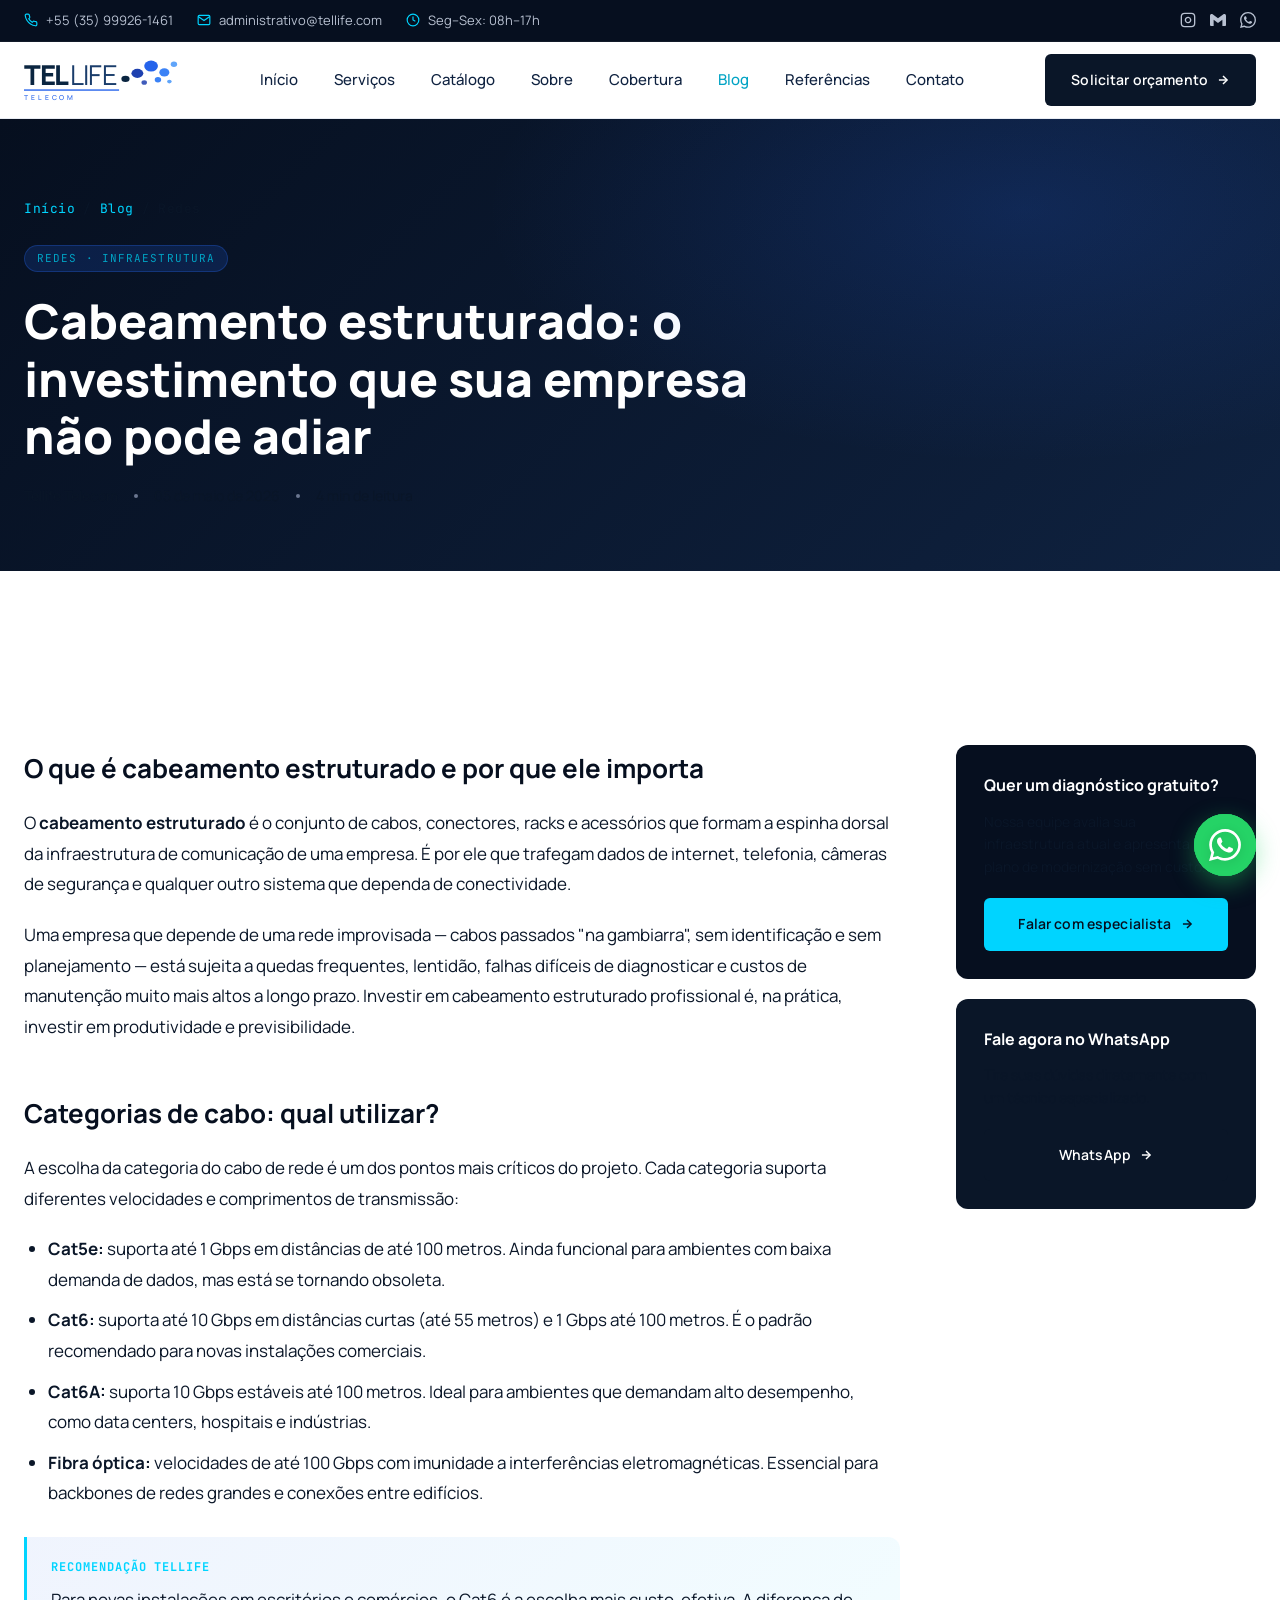
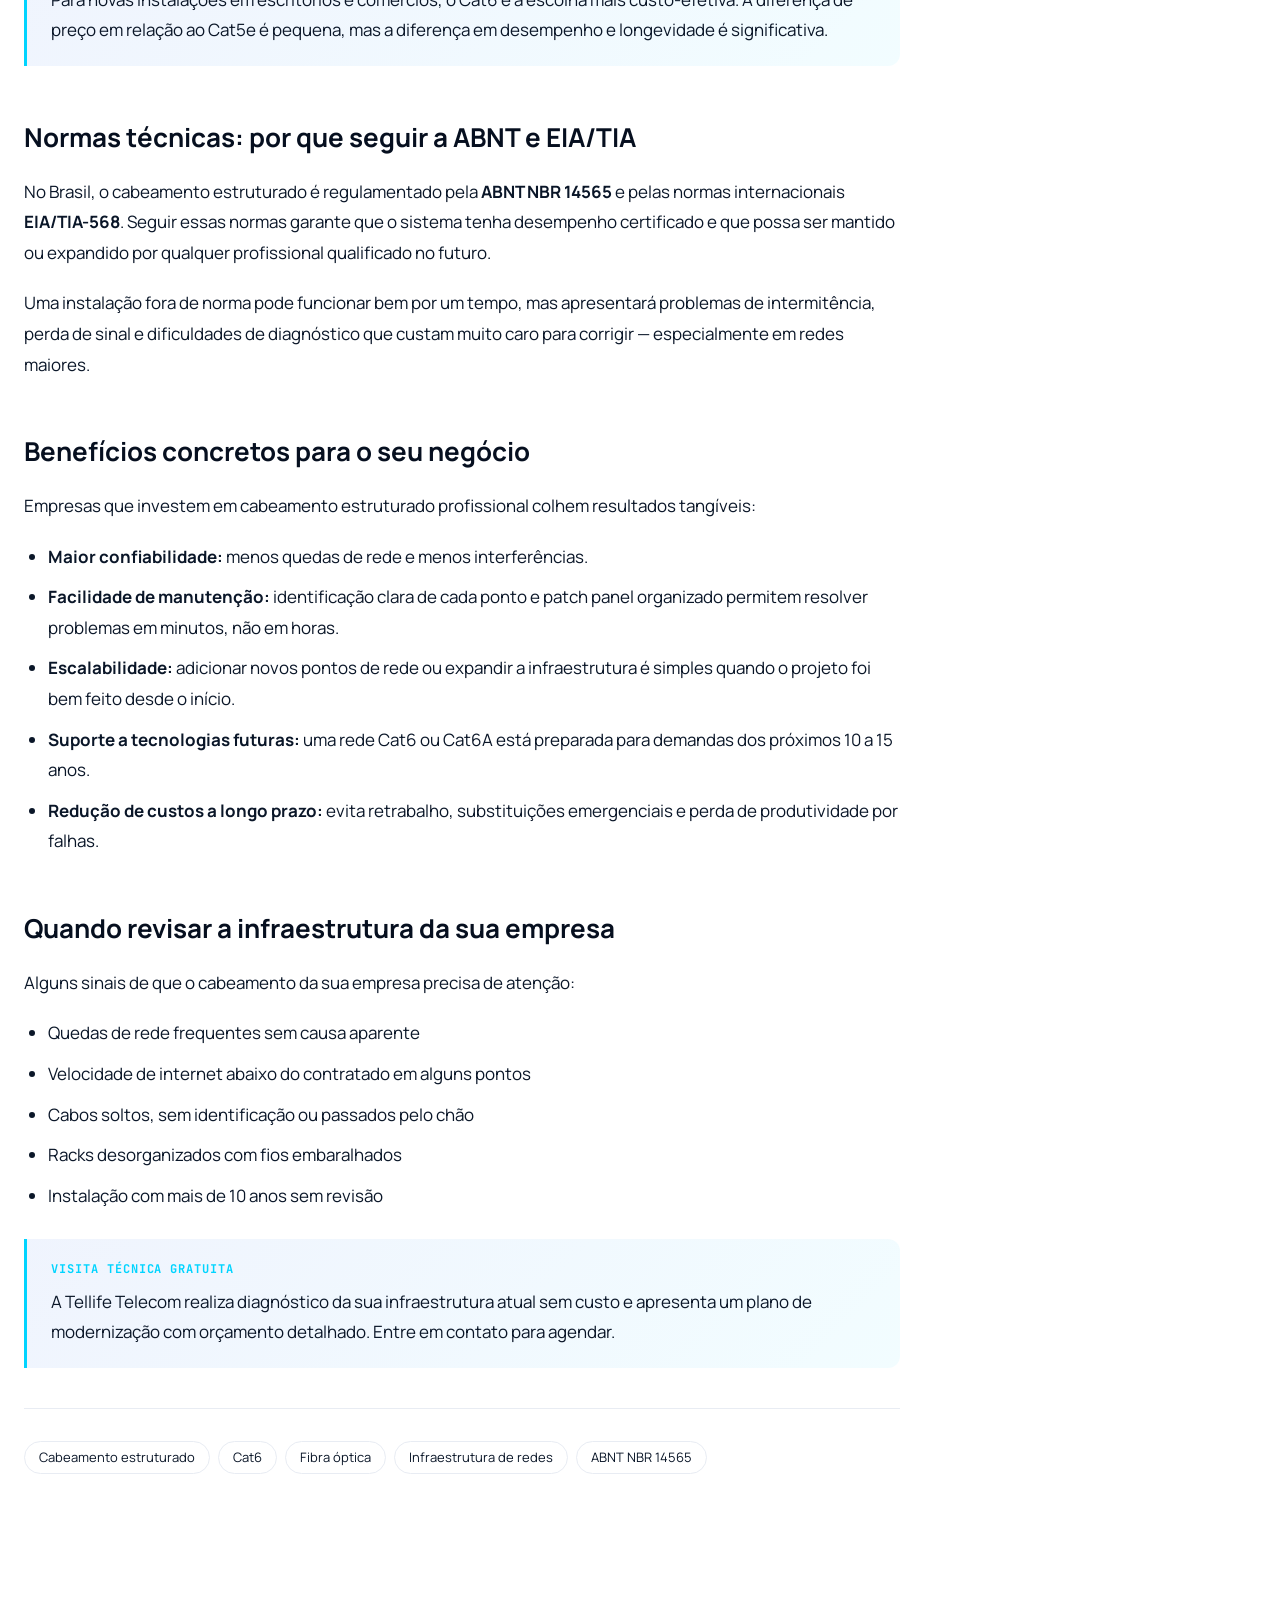
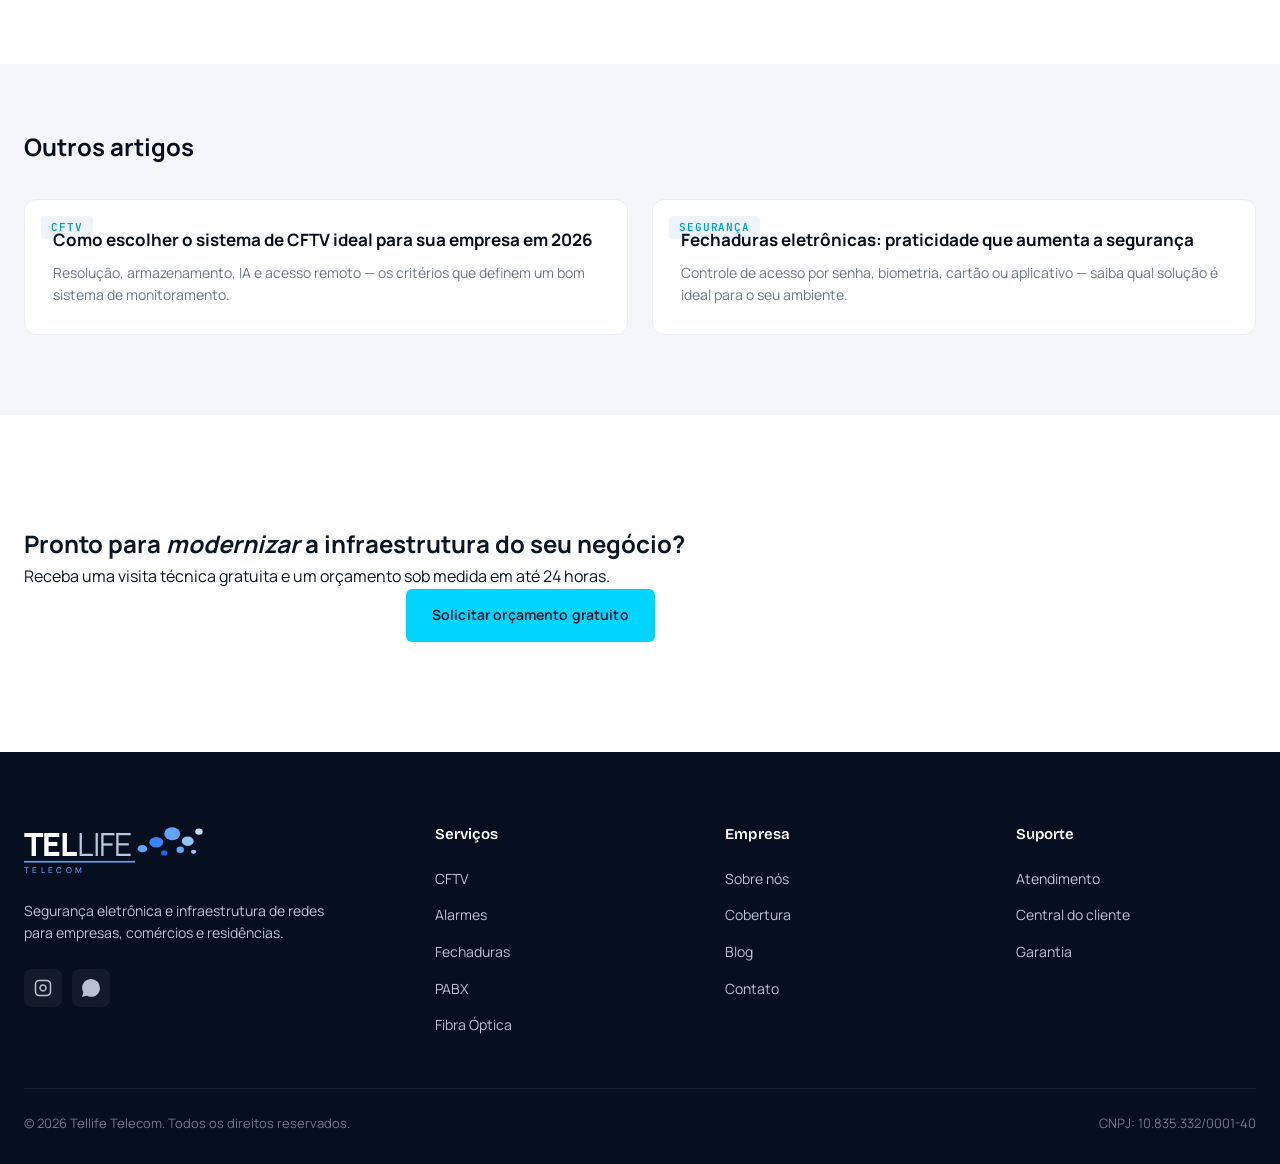
<file: artigo-cabeamento.html>
<!DOCTYPE html>
<html lang="pt-BR">
<head>
<meta charset="UTF-8">
<meta name="viewport" content="width=device-width, initial-scale=1.0">
<title>Cabeamento estruturado: o investimento que sua empresa não pode adiar — Tellife Telecom</title>
<meta name="description" content="Entenda por que o cabeamento estruturado é a base de toda infraestrutura de redes e como uma instalação profissional pode economizar dinheiro a longo prazo.">
<meta property="og:title" content="Cabeamento estruturado: o investimento que sua empresa não pode adiar — Tellife Telecom">
<meta property="og:description" content="Por que o cabeamento estruturado é a base de toda infraestrutura de redes e como uma instalação profissional economiza dinheiro.">
<meta property="og:type" content="article">
<meta property="og:url" content="https://tellife-wxcq.vercel.app/artigo-cabeamento.html">
<meta property="og:image" content="https://tellife-wxcq.vercel.app/og-image.svg">
<meta property="og:site_name" content="Tellife Telecom">
<meta property="og:locale" content="pt_BR">
<meta name="twitter:card" content="summary_large_image">
<meta name="twitter:title" content="Cabeamento estruturado: o investimento que sua empresa não pode adiar">
<meta name="twitter:description" content="Por que o cabeamento estruturado é a base de toda infraestrutura de redes.">
<meta name="twitter:image" content="https://tellife-wxcq.vercel.app/og-image.svg">
<link rel="icon" type="image/svg+xml" href="data:image/svg+xml,%3Csvg xmlns='http://www.w3.org/2000/svg' viewBox='0 0 100 100'%3E%3Crect width='100' height='100' rx='18' fill='%230a2540'/%3E%3Ccircle cx='72' cy='28' r='10' fill='%232563eb'/%3E%3Ccircle cx='52' cy='38' r='7' fill='%2360a5fa'/%3E%3Ctext x='50' y='72' text-anchor='middle' font-family='Arial Black,sans-serif' font-weight='900' font-size='34' fill='%23ffffff'%3ETL%3C/text%3E%3C/svg%3E">
<link rel="preconnect" href="https://fonts.googleapis.com">
<link rel="preconnect" href="https://fonts.gstatic.com" crossorigin>
<link href="https://fonts.googleapis.com/css2?family=Bricolage+Grotesque:opsz,wght@12..96,400;12..96,500;12..96,600;12..96,700;12..96,800&family=Manrope:wght@300;400;500;600;700&family=JetBrains+Mono:wght@400;500&display=swap" rel="stylesheet">
<link rel="stylesheet" href="style.css">
<!-- Google Analytics — substitua G-1DSR8QJQ5E pelo seu ID em analytics.google.com -->
<script async src="https://www.googletagmanager.com/gtag/js?id=G-1DSR8QJQ5E"></script>
<script>window.dataLayer=window.dataLayer||[];function gtag(){dataLayer.push(arguments);}gtag('js',new Date());gtag('config','G-1DSR8QJQ5E');</script>
<script type="application/ld+json">
{
  "@context": "https://schema.org",
  "@type": ["LocalBusiness", "ProfessionalService"],
  "@id": "https://tellife-wxcq.vercel.app/#business",
  "name": "Tellife Telecom",
  "description": "Especialistas em CFTV, alarmes, fechaduras eletrônicas, PABX, cabeamento estruturado e fibra óptica. Mais de 17 anos de experiência e +500 projetos concluídos no Sul de Minas, São Paulo e Brasil.",
  "url": "https://tellife-wxcq.vercel.app/",
  "telephone": "+55-35-99926-1461",
  "email": "administrativo@tellife.com",
  "logo": "https://tellife-wxcq.vercel.app/og-image.svg",
  "image": "https://tellife-wxcq.vercel.app/og-image.svg",
  "address": {
    "@type": "PostalAddress",
    "addressLocality": "Pouso Alegre",
    "addressRegion": "MG",
    "addressCountry": "BR"
  },
  "geo": {
    "@type": "GeoCoordinates",
    "latitude": -22.2295,
    "longitude": -45.9294
  },
  "areaServed": [
    {"@type": "AdministrativeArea", "name": "Sul de Minas Gerais"},
    {"@type": "State", "name": "São Paulo"},
    {"@type": "Country", "name": "Brasil"}
  ],
  "openingHoursSpecification": [
    {
      "@type": "OpeningHoursSpecification",
      "dayOfWeek": ["Monday", "Tuesday", "Wednesday", "Thursday", "Friday"],
      "opens": "08:00",
      "closes": "17:00"
    }
  ],
  "contactPoint": {
    "@type": "ContactPoint",
    "telephone": "+55-35-99926-1461",
    "contactType": "customer service",
    "availableLanguage": "Portuguese"
  },
  "sameAs": [
    "https://www.instagram.com/tellife.pa/"
  ],
  "hasOfferCatalog": {
    "@type": "OfferCatalog",
    "name": "Serviços de Segurança Eletrônica e Infraestrutura",
    "itemListElement": [
      {"@type": "Offer", "itemOffered": {"@type": "Service", "name": "CFTV — Circuito Fechado de TV"}},
      {"@type": "Offer", "itemOffered": {"@type": "Service", "name": "Alarmes e Controle de Acesso"}},
      {"@type": "Offer", "itemOffered": {"@type": "Service", "name": "Fechaduras Eletrônicas e Biometria"}},
      {"@type": "Offer", "itemOffered": {"@type": "Service", "name": "PABX e Telefonia Corporativa"}},
      {"@type": "Offer", "itemOffered": {"@type": "Service", "name": "Cabeamento Estruturado e Fibra Óptica"}}
    ]
  }
}
</script>
</head>
<body>

<!-- TOP BAR -->
<div class="topbar">
  <div class="container">
    <div class="topbar-info">
      <span><svg viewBox="0 0 24 24" fill="none" stroke="currentColor" stroke-width="2"><path d="M22 16.92v3a2 2 0 0 1-2.18 2 19.79 19.79 0 0 1-8.63-3.07 19.5 19.5 0 0 1-6-6 19.79 19.79 0 0 1-3.07-8.67A2 2 0 0 1 4.11 2h3a2 2 0 0 1 2 1.72c.127.96.361 1.903.7 2.81a2 2 0 0 1-.45 2.11L8.09 9.91a16 16 0 0 0 6 6l1.27-1.27a2 2 0 0 1 2.11-.45c.907.339 1.85.573 2.81.7A2 2 0 0 1 22 16.92z"/></svg> +55 (35) 99926-1461</span>
      <span><svg viewBox="0 0 24 24" fill="none" stroke="currentColor" stroke-width="2"><path d="M4 4h16c1.1 0 2 .9 2 2v12c0 1.1-.9 2-2 2H4c-1.1 0-2-.9-2-2V6c0-1.1.9-2 2-2z"/><polyline points="22,6 12,13 2,6"/></svg> administrativo@tellife.com</span>
      <span><svg viewBox="0 0 24 24" fill="none" stroke="currentColor" stroke-width="2"><circle cx="12" cy="12" r="10"/><polyline points="12 6 12 12 16 14"/></svg> Seg–Sex: 08h–17h</span>
    </div>
    <div class="topbar-social">
      <a href="https://www.instagram.com/tellife.pa/" target="_blank" rel="noopener noreferrer" aria-label="Instagram"><svg viewBox="0 0 24 24" fill="none" stroke="currentColor" stroke-width="2"><rect x="2" y="2" width="20" height="20" rx="5"/><path d="M16 11.37A4 4 0 1 1 12.63 8 4 4 0 0 1 16 11.37z"/><line x1="17.5" y1="6.5" x2="17.51" y2="6.5"/></svg></a>
      <a href="mailto:administrativo@tellife.com" aria-label="Gmail"><svg viewBox="0 0 24 24" fill="currentColor"><path d="M24 5.457v13.909c0 .904-.732 1.636-1.636 1.636h-3.819V11.73L12 16.64l-6.545-4.91v9.273H1.636A1.636 1.636 0 0 1 0 19.366V5.457c0-2.023 2.309-3.178 3.927-1.964L5.455 4.64 12 9.548l6.545-4.908 1.528-1.147C21.69 2.28 24 3.434 24 5.457z"/></svg></a>
      <a href="https://wa.me/5535999261461" target="_blank" rel="noopener noreferrer" aria-label="WhatsApp"><svg viewBox="0 0 24 24" fill="currentColor"><path d="M.057 24l1.687-6.163a11.867 11.867 0 0 1-1.587-5.946C.16 5.335 5.495 0 12.05 0a11.817 11.817 0 0 1 8.413 3.488 11.824 11.824 0 0 1 3.48 8.414c-.003 6.557-5.338 11.892-11.893 11.892a11.9 11.9 0 0 1-5.688-1.448L.057 24zm6.597-3.807c1.676.995 3.276 1.591 5.392 1.592 5.448 0 9.886-4.434 9.889-9.885.002-5.462-4.415-9.89-9.881-9.892-5.452 0-9.887 4.434-9.889 9.884-.001 2.225.651 3.891 1.746 5.634l-.999 3.648 3.742-.981zm11.387-5.464c-.074-.124-.272-.198-.57-.347-.297-.149-1.758-.868-2.031-.967-.272-.099-.47-.149-.669.149-.198.297-.768.967-.941 1.165-.173.198-.347.223-.644.074-.297-.149-1.255-.462-2.39-1.475-.883-.788-1.48-1.761-1.653-2.059-.173-.297-.018-.458.13-.606.134-.133.297-.347.446-.521.151-.172.2-.296.3-.495.099-.198.05-.372-.025-.521-.075-.148-.669-1.611-.916-2.206-.242-.579-.487-.501-.669-.51l-.57-.01c-.198 0-.52.074-.792.372s-1.04 1.016-1.04 2.479 1.065 2.876 1.213 3.074c.149.198 2.095 3.2 5.076 4.487.71.306 1.263.489 1.694.626.712.226 1.36.194 1.872.118.571-.085 1.758-.719 2.006-1.413.248-.695.248-1.29.173-1.414z"/></svg></a>
    </div>
  </div>
</div>

<!-- NAVBAR -->
<nav class="nav" id="nav">
  <div class="container">
    <a href="index.html" class="logo" aria-label="Tellife Telecom — página inicial">
      <svg class="logo-svg" viewBox="0 0 340 105" xmlns="http://www.w3.org/2000/svg">
        <ellipse cx="222" cy="50" rx="9" ry="7" fill="#0a2540"/>
        <ellipse cx="248" cy="38" rx="13" ry="10" fill="#1e40af"/>
        <ellipse cx="278" cy="22" rx="15" ry="12" fill="#2563eb"/>
        <ellipse cx="307" cy="36" rx="11" ry="9" fill="#3b82f6"/>
        <ellipse cx="328" cy="18" rx="7" ry="6" fill="#60a5fa"/>
        <ellipse cx="263" cy="58" rx="6" ry="5" fill="#1e40af" opacity="0.85"/>
        <ellipse cx="293" cy="52" rx="7" ry="6" fill="#3b82f6"/>
        <ellipse cx="318" cy="56" rx="5" ry="4" fill="#60a5fa"/>
        <text x="0" y="64" font-family="Manrope, system-ui, sans-serif" font-weight="900" font-size="60" letter-spacing="-0.05em" fill="#0a2540">TEL</text>
        <text x="100" y="64" font-family="Manrope, system-ui, sans-serif" font-weight="400" font-size="60" letter-spacing="-0.025em" fill="#1a3d6b">LIFE</text>
        <rect x="0" y="73" width="208" height="3" fill="#2563eb"/>
        <text x="0" y="96" font-family="Manrope, system-ui, sans-serif" font-weight="500" font-size="15" letter-spacing="0.42em" fill="#2563eb">TELECOM</text>
      </svg>
    </a>
    <ul class="nav-links" id="navLinks">
      <li><a href="index.html">Início</a></li>
      <li><a href="index.html#servicos">Serviços</a></li>
      <li><a href="produtos.html">Catálogo</a></li>
      <li><a href="index.html#sobre">Sobre</a></li>
      <li><a href="index.html#cobertura">Cobertura</a></li>
      <li><a href="index.html#blog" style="color: var(--accent-dim);">Blog</a></li>
      <li><a href="referencias.html">Referências</a></li>
      <li><a href="index.html#contato">Contato</a></li>
    </ul>
    <a href="index.html#contato" class="btn btn-primary">
      Solicitar orçamento
      <svg width="14" height="14" viewBox="0 0 24 24" fill="none" stroke="currentColor" stroke-width="2.5"><line x1="5" y1="12" x2="19" y2="12"/><polyline points="12 5 19 12 12 19"/></svg>
    </a>
    <button class="mobile-toggle" id="mobileToggle" aria-label="Menu">
      <span></span><span></span><span></span>
    </button>
  </div>
</nav>

<!-- ARTICLE HERO -->
<section class="article-hero">
  <div class="container">
    <div class="article-breadcrumb">
      <a href="index.html">Início</a>
      <span>/</span>
      <a href="index.html#blog">Blog</a>
      <span>/</span>
      <span>Redes</span>
    </div>
    <div class="article-hero-tag">Redes · Infraestrutura</div>
    <h1>Cabeamento estruturado: o investimento que sua empresa não pode adiar</h1>
    <div class="article-hero-meta">
      <span>Tellife Telecom</span>
      <span class="dot"></span>
      <span>05 de maio de 2026</span>
      <span class="dot"></span>
      <span>4 min de leitura</span>
    </div>
  </div>
</section>

<!-- ARTICLE BODY -->
<section style="background: white;">
  <div class="container">
    <div class="article-layout">
      <div class="article-content reveal">

        <h2>O que é cabeamento estruturado e por que ele importa</h2>
        <p>O <strong>cabeamento estruturado</strong> é o conjunto de cabos, conectores, racks e acessórios que formam a espinha dorsal da infraestrutura de comunicação de uma empresa. É por ele que trafegam dados de internet, telefonia, câmeras de segurança e qualquer outro sistema que dependa de conectividade.</p>
        <p>Uma empresa que depende de uma rede improvisada — cabos passados "na gambiarra", sem identificação e sem planejamento — está sujeita a quedas frequentes, lentidão, falhas difíceis de diagnosticar e custos de manutenção muito mais altos a longo prazo. Investir em cabeamento estruturado profissional é, na prática, investir em produtividade e previsibilidade.</p>

        <h2>Categorias de cabo: qual utilizar?</h2>
        <p>A escolha da categoria do cabo de rede é um dos pontos mais críticos do projeto. Cada categoria suporta diferentes velocidades e comprimentos de transmissão:</p>
        <ul>
          <li><strong>Cat5e:</strong> suporta até 1 Gbps em distâncias de até 100 metros. Ainda funcional para ambientes com baixa demanda de dados, mas está se tornando obsoleta.</li>
          <li><strong>Cat6:</strong> suporta até 10 Gbps em distâncias curtas (até 55 metros) e 1 Gbps até 100 metros. É o padrão recomendado para novas instalações comerciais.</li>
          <li><strong>Cat6A:</strong> suporta 10 Gbps estáveis até 100 metros. Ideal para ambientes que demandam alto desempenho, como data centers, hospitais e indústrias.</li>
          <li><strong>Fibra óptica:</strong> velocidades de até 100 Gbps com imunidade a interferências eletromagnéticas. Essencial para backbones de redes grandes e conexões entre edifícios.</li>
        </ul>

        <div class="article-tip">
          <strong>Recomendação Tellife</strong>
          Para novas instalações em escritórios e comércios, o Cat6 é a escolha mais custo-efetiva. A diferença de preço em relação ao Cat5e é pequena, mas a diferença em desempenho e longevidade é significativa.
        </div>

        <h2>Normas técnicas: por que seguir a ABNT e EIA/TIA</h2>
        <p>No Brasil, o cabeamento estruturado é regulamentado pela <strong>ABNT NBR 14565</strong> e pelas normas internacionais <strong>EIA/TIA-568</strong>. Seguir essas normas garante que o sistema tenha desempenho certificado e que possa ser mantido ou expandido por qualquer profissional qualificado no futuro.</p>
        <p>Uma instalação fora de norma pode funcionar bem por um tempo, mas apresentará problemas de intermitência, perda de sinal e dificuldades de diagnóstico que custam muito caro para corrigir — especialmente em redes maiores.</p>

        <h2>Benefícios concretos para o seu negócio</h2>
        <p>Empresas que investem em cabeamento estruturado profissional colhem resultados tangíveis:</p>
        <ul>
          <li><strong>Maior confiabilidade:</strong> menos quedas de rede e menos interferências.</li>
          <li><strong>Facilidade de manutenção:</strong> identificação clara de cada ponto e patch panel organizado permitem resolver problemas em minutos, não em horas.</li>
          <li><strong>Escalabilidade:</strong> adicionar novos pontos de rede ou expandir a infraestrutura é simples quando o projeto foi bem feito desde o início.</li>
          <li><strong>Suporte a tecnologias futuras:</strong> uma rede Cat6 ou Cat6A está preparada para demandas dos próximos 10 a 15 anos.</li>
          <li><strong>Redução de custos a longo prazo:</strong> evita retrabalho, substituições emergenciais e perda de produtividade por falhas.</li>
        </ul>

        <h2>Quando revisar a infraestrutura da sua empresa</h2>
        <p>Alguns sinais de que o cabeamento da sua empresa precisa de atenção:</p>
        <ul>
          <li>Quedas de rede frequentes sem causa aparente</li>
          <li>Velocidade de internet abaixo do contratado em alguns pontos</li>
          <li>Cabos soltos, sem identificação ou passados pelo chão</li>
          <li>Racks desorganizados com fios embaralhados</li>
          <li>Instalação com mais de 10 anos sem revisão</li>
        </ul>

        <div class="article-tip">
          <strong>Visita técnica gratuita</strong>
          A Tellife Telecom realiza diagnóstico da sua infraestrutura atual sem custo e apresenta um plano de modernização com orçamento detalhado. Entre em contato para agendar.
        </div>

        <div class="article-tags">
          <span class="article-tag">Cabeamento estruturado</span>
          <span class="article-tag">Cat6</span>
          <span class="article-tag">Fibra óptica</span>
          <span class="article-tag">Infraestrutura de redes</span>
          <span class="article-tag">ABNT NBR 14565</span>
        </div>
      </div>

      <!-- SIDEBAR -->
      <aside class="article-sidebar">
        <div class="sidebar-card">
          <h4>Quer um diagnóstico gratuito?</h4>
          <p>Nossa equipe avalia sua infraestrutura atual e apresenta um plano de modernização sem custo.</p>
          <a href="index.html#contato" class="btn btn-accent">Falar com especialista <svg width="14" height="14" viewBox="0 0 24 24" fill="none" stroke="currentColor" stroke-width="2.5"><line x1="5" y1="12" x2="19" y2="12"/><polyline points="12 5 19 12 12 19"/></svg></a>
        </div>
        <div class="sidebar-card" style="background: var(--navy-800);">
          <h4>Fale agora no WhatsApp</h4>
          <p>Tire suas dúvidas diretamente com um técnico especializado.</p>
          <a href="https://wa.me/5535999261461?text=Ol%C3%A1!%20Li%20o%20artigo%20sobre%20cabeamento%20estruturado%20e%20gostaria%20de%20um%20diagn%C3%B3stico." target="_blank" rel="noopener noreferrer" class="btn btn-primary">WhatsApp <svg width="14" height="14" viewBox="0 0 24 24" fill="none" stroke="currentColor" stroke-width="2.5"><line x1="5" y1="12" x2="19" y2="12"/><polyline points="12 5 19 12 12 19"/></svg></a>
        </div>
      </aside>
    </div>
  </div>
</section>

<!-- RELATED POSTS -->
<section class="related-posts">
  <div class="container">
    <h3 style="font-size: 24px; font-weight: 700; color: var(--navy-900);">Outros artigos</h3>
    <div class="related-grid">
      <a href="artigo-cftv.html" class="related-card reveal">
        <span class="post-tag">CFTV</span>
        <h4>Como escolher o sistema de CFTV ideal para sua empresa em 2026</h4>
        <p>Resolução, armazenamento, IA e acesso remoto — os critérios que definem um bom sistema de monitoramento.</p>
      </a>
      <a href="artigo-fechaduras.html" class="related-card reveal">
        <span class="post-tag">Segurança</span>
        <h4>Fechaduras eletrônicas: praticidade que aumenta a segurança</h4>
        <p>Controle de acesso por senha, biometria, cartão ou aplicativo — saiba qual solução é ideal para o seu ambiente.</p>
      </a>
    </div>
  </div>
</section>

<!-- CTA -->
<section class="cta">
  <div class="container">
    <h2>Pronto para <em>modernizar</em> a infraestrutura do seu negócio?</h2>
    <p>Receba uma visita técnica gratuita e um orçamento sob medida em até 24 horas.</p>
    <div class="cta-actions">
      <a href="index.html#contato" class="btn btn-accent">Solicitar orçamento gratuito</a>
      <a href="https://wa.me/5535999261461" class="btn btn-outline" target="_blank" rel="noopener noreferrer">
        <svg width="16" height="16" viewBox="0 0 24 24" fill="currentColor"><path d="M.057 24l1.687-6.163a11.867 11.867 0 0 1-1.587-5.946C.16 5.335 5.495 0 12.05 0a11.817 11.817 0 0 1 8.413 3.488 11.824 11.824 0 0 1 3.48 8.414c-.003 6.557-5.338 11.892-11.893 11.892a11.9 11.9 0 0 1-5.688-1.448L.057 24z"/></svg>
        Falar no WhatsApp
      </a>
    </div>
  </div>
</section>

<!-- FOOTER -->
<footer>
  <div class="container">
    <div class="footer-grid">
      <div class="footer-brand">
        <a href="index.html" class="logo" aria-label="Tellife Telecom">
          <svg class="logo-svg" viewBox="0 0 340 105" xmlns="http://www.w3.org/2000/svg">
            <ellipse cx="222" cy="50" rx="9" ry="7" fill="#60a5fa"/>
            <ellipse cx="248" cy="38" rx="13" ry="10" fill="#3b82f6"/>
            <ellipse cx="278" cy="22" rx="15" ry="12" fill="#60a5fa"/>
            <ellipse cx="307" cy="36" rx="11" ry="9" fill="#93c5fd"/>
            <ellipse cx="328" cy="18" rx="7" ry="6" fill="#bfdbfe"/>
            <ellipse cx="263" cy="58" rx="6" ry="5" fill="#2563eb"/>
            <ellipse cx="293" cy="52" rx="7" ry="6" fill="#60a5fa"/>
            <ellipse cx="318" cy="56" rx="5" ry="4" fill="#93c5fd"/>
            <text x="0" y="64" font-family="Manrope, system-ui, sans-serif" font-weight="900" font-size="60" letter-spacing="-0.05em" fill="#ffffff">TEL</text>
            <text x="100" y="64" font-family="Manrope, system-ui, sans-serif" font-weight="400" font-size="60" letter-spacing="-0.025em" fill="#b8c5dc">LIFE</text>
            <rect x="0" y="73" width="208" height="3" fill="#60a5fa"/>
            <text x="0" y="96" font-family="Manrope, system-ui, sans-serif" font-weight="500" font-size="15" letter-spacing="0.42em" fill="#60a5fa">TELECOM</text>
          </svg>
        </a>
        <p>Segurança eletrônica e infraestrutura de redes para empresas, comércios e residências.</p>
        <div class="footer-social">
          <a href="https://www.instagram.com/tellife.pa/" target="_blank" rel="noopener noreferrer" aria-label="Instagram"><svg viewBox="0 0 24 24" fill="none" stroke="currentColor" stroke-width="2"><rect x="2" y="2" width="20" height="20" rx="5"/><path d="M16 11.37A4 4 0 1 1 12.63 8 4 4 0 0 1 16 11.37z"/><line x1="17.5" y1="6.5" x2="17.51" y2="6.5"/></svg></a>
          <a href="https://wa.me/5535999261461" target="_blank" rel="noopener noreferrer" aria-label="WhatsApp"><svg viewBox="0 0 24 24" fill="currentColor"><path d="M.057 24l1.687-6.163a11.867 11.867 0 0 1-1.587-5.946C.16 5.335 5.495 0 12.05 0a11.817 11.817 0 0 1 8.413 3.488 11.824 11.824 0 0 1 3.48 8.414c-.003 6.557-5.338 11.892-11.893 11.892a11.9 11.9 0 0 1-5.688-1.448L.057 24z"/></svg></a>
        </div>
      </div>
      <div class="footer-col">
        <h4>Serviços</h4>
        <ul>
          <li><a href="index.html#servicos">CFTV</a></li>
          <li><a href="index.html#servicos">Alarmes</a></li>
          <li><a href="index.html#servicos">Fechaduras</a></li>
          <li><a href="index.html#servicos">PABX</a></li>
          <li><a href="index.html#servicos">Fibra Óptica</a></li>
        </ul>
      </div>
      <div class="footer-col">
        <h4>Empresa</h4>
        <ul>
          <li><a href="index.html#sobre">Sobre nós</a></li>
          <li><a href="index.html#cobertura">Cobertura</a></li>
          <li><a href="index.html#blog">Blog</a></li>
          <li><a href="index.html#contato">Contato</a></li>
        </ul>
      </div>
      <div class="footer-col">
        <h4>Suporte</h4>
        <ul>
          <li><a href="index.html#contato">Atendimento</a></li>
          <li><a href="#">Central do cliente</a></li>
          <li><a href="#">Garantia</a></li>
        </ul>
      </div>
    </div>
    <div class="footer-bottom">
      <div>© 2026 Tellife Telecom. Todos os direitos reservados.</div>
      <div class="legal"><span>CNPJ: 10.835.332/0001-40</span></div>
    </div>
  </div>
</footer>

<a href="https://wa.me/5535999261461?text=Ol%C3%A1!%20Vim%20pelo%20site%20da%20Tellife%20e%20gostaria%20de%20mais%20informa%C3%A7%C3%B5es." class="wa-float" aria-label="Fale conosco no WhatsApp" target="_blank" rel="noopener noreferrer">
  <svg viewBox="0 0 24 24" fill="currentColor"><path d="M.057 24l1.687-6.163a11.867 11.867 0 0 1-1.587-5.946C.16 5.335 5.495 0 12.05 0a11.817 11.817 0 0 1 8.413 3.488 11.824 11.824 0 0 1 3.48 8.414c-.003 6.557-5.338 11.892-11.893 11.892a11.9 11.9 0 0 1-5.688-1.448L.057 24zm6.597-3.807c1.676.995 3.276 1.591 5.392 1.592 5.448 0 9.886-4.434 9.889-9.885.002-5.462-4.415-9.89-9.881-9.892-5.452 0-9.887 4.434-9.889 9.884-.001 2.225.651 3.891 1.746 5.634l-.999 3.648 3.742-.981zm11.387-5.464c-.074-.124-.272-.198-.57-.347-.297-.149-1.758-.868-2.031-.967-.272-.099-.47-.149-.669.149-.198.297-.768.967-.941 1.165-.173.198-.347.223-.644.074-.297-.149-1.255-.462-2.39-1.475-.883-.788-1.48-1.761-1.653-2.059-.173-.297-.018-.458.13-.606.134-.133.297-.347.446-.521.151-.172.2-.296.3-.495.099-.198.05-.372-.025-.521-.075-.148-.669-1.611-.916-2.206-.242-.579-.487-.501-.669-.51l-.57-.01c-.198 0-.52.074-.792.372s-1.04 1.016-1.04 2.479 1.065 2.876 1.213 3.074c.149.198 2.095 3.2 5.076 4.487.71.306 1.263.489 1.694.626.712.226 1.36.194 1.872.118.571-.085 1.758-.719 2.006-1.413.248-.695.248-1.29.173-1.414z"/></svg>
</a>
<div class="wa-tooltip" id="waTooltip"><span class="live-dot"></span>Fale com a gente agora!</div>

<script src="script.js"></script>
</body>
</html>
</file>
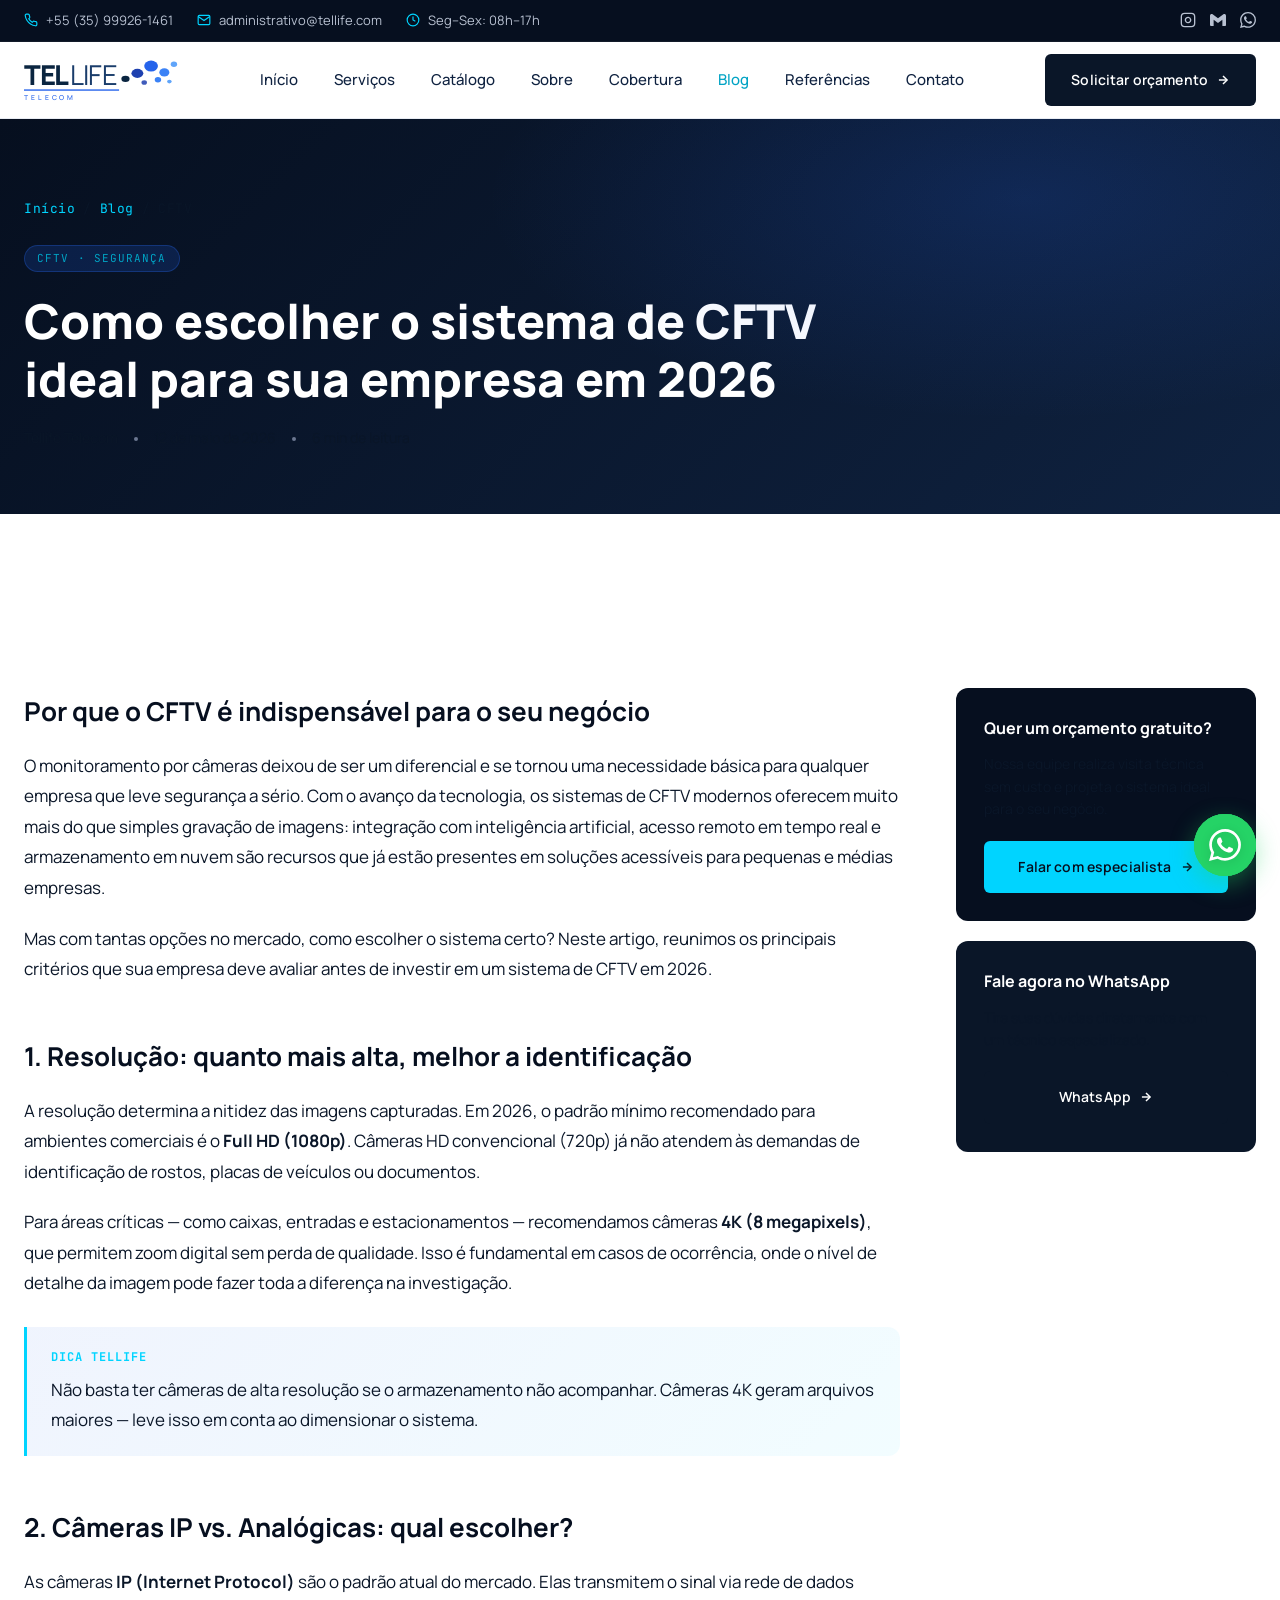
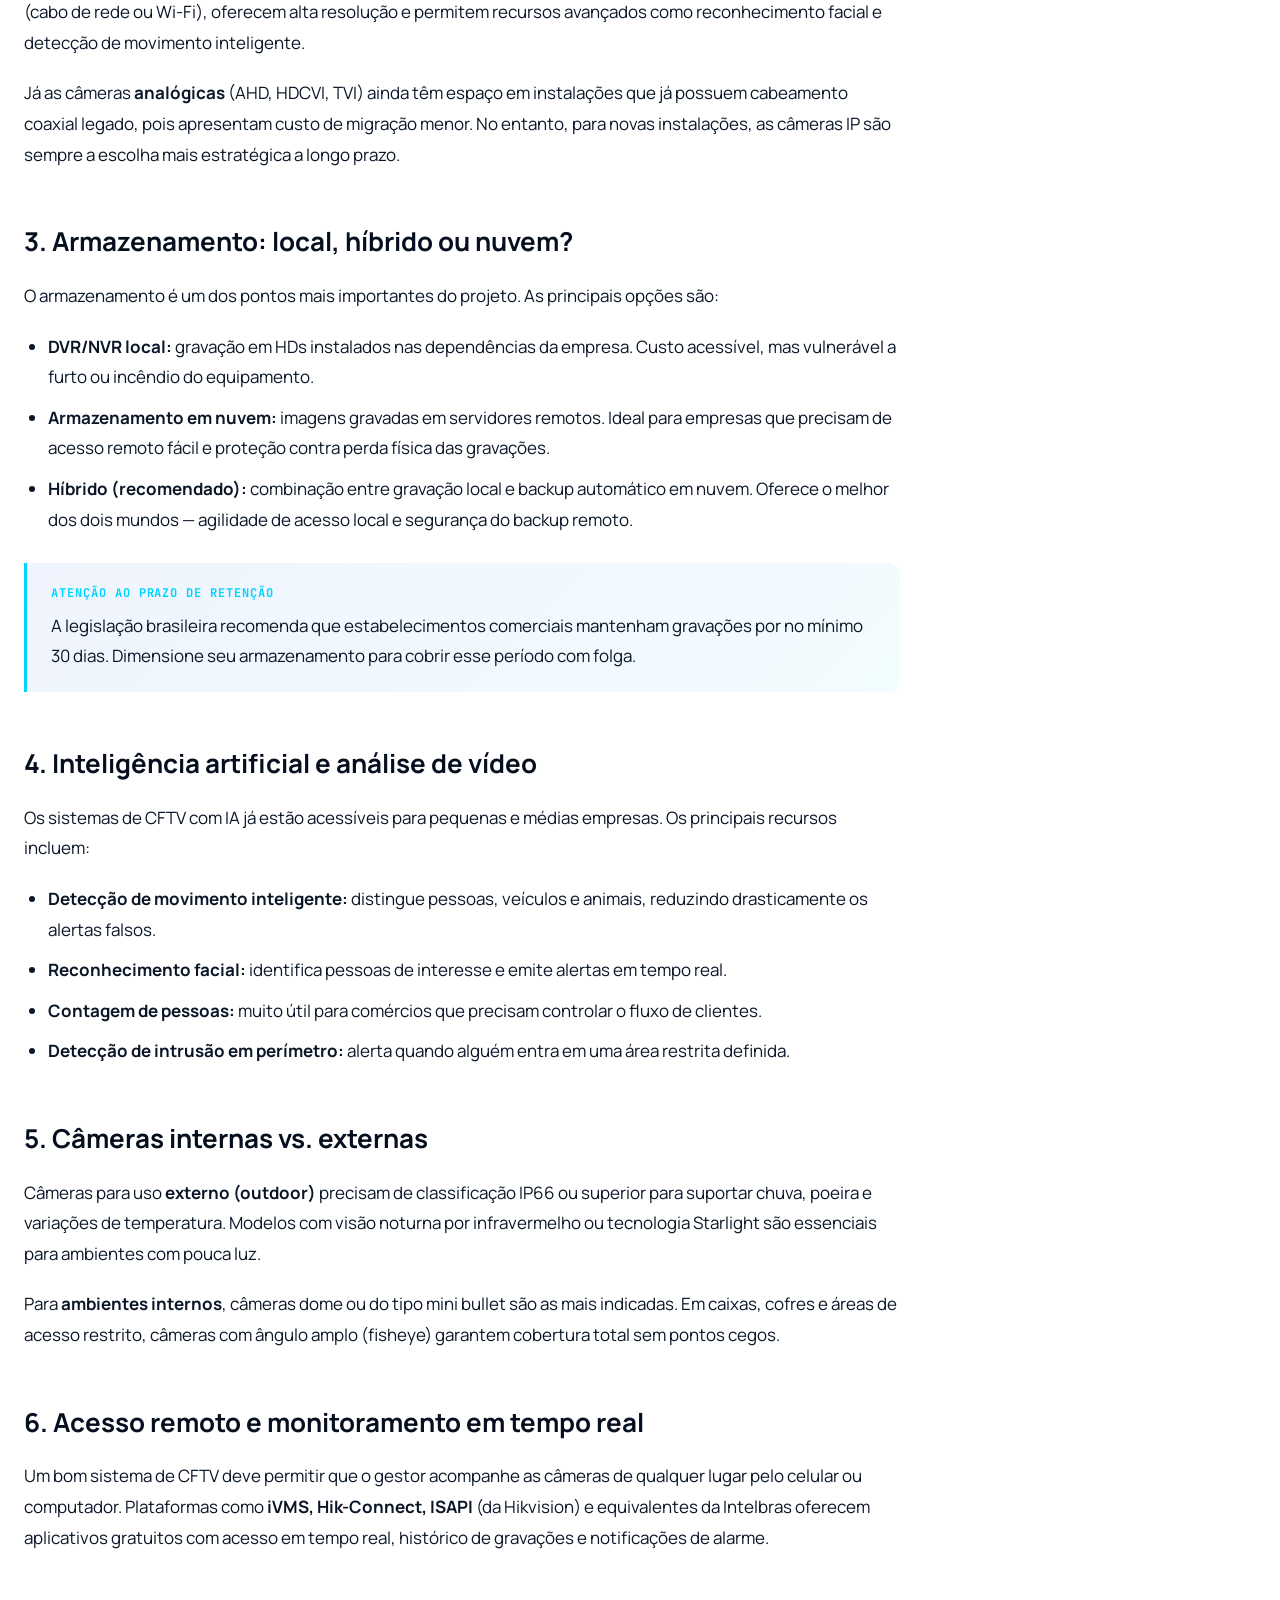
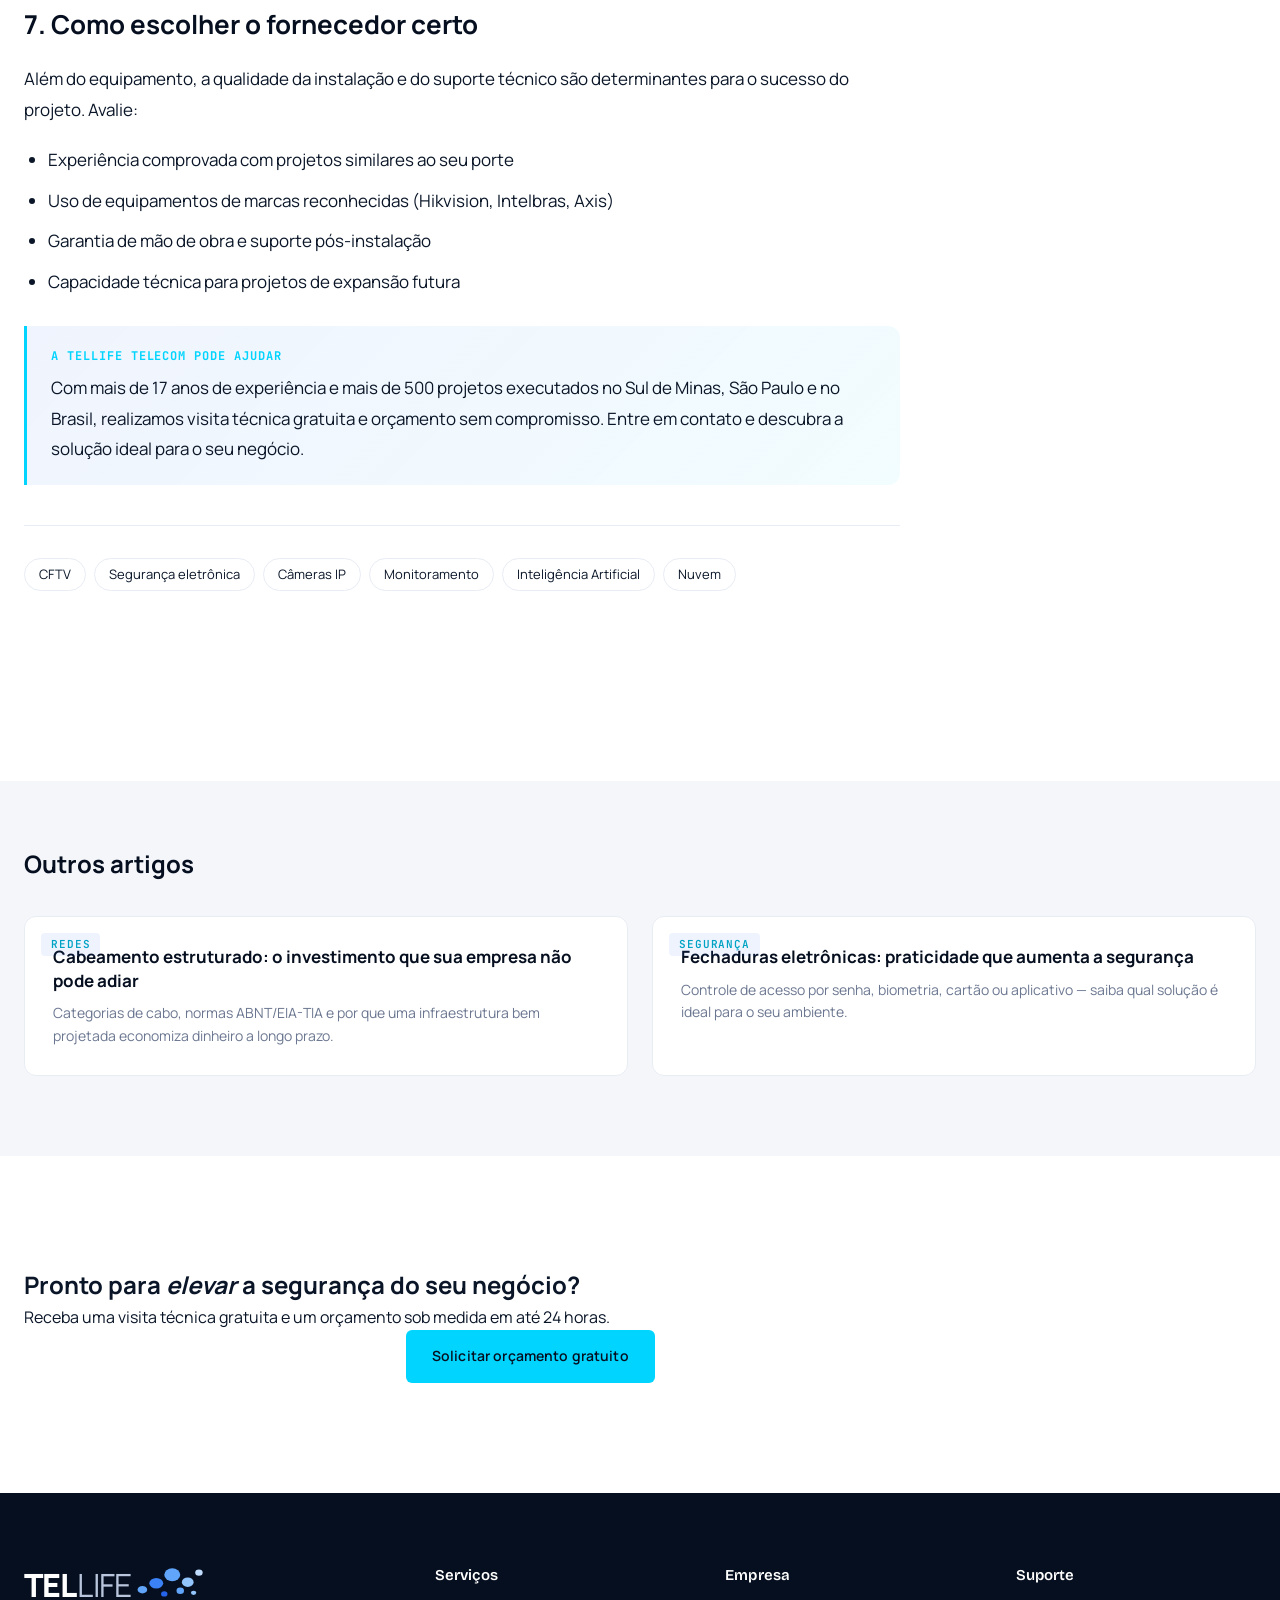
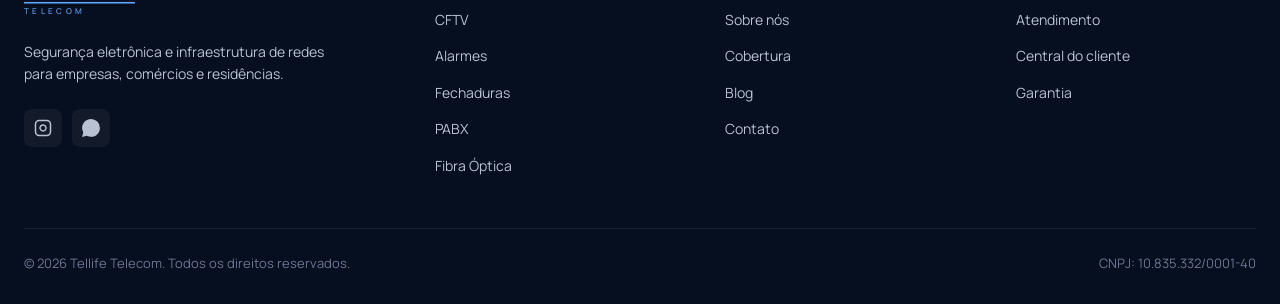
<file: artigo-cftv.html>
<!DOCTYPE html>
<html lang="pt-BR">
<head>
<meta charset="UTF-8">
<meta name="viewport" content="width=device-width, initial-scale=1.0">
<title>Como escolher o sistema de CFTV ideal para sua empresa em 2026 — Tellife Telecom</title>
<meta name="description" content="Resolução, armazenamento, integração com nuvem e inteligência artificial — conheça os principais fatores na hora de investir em monitoramento profissional.">
<meta property="og:title" content="Como escolher o sistema de CFTV ideal para sua empresa em 2026 — Tellife Telecom">
<meta property="og:description" content="Resolução, armazenamento, nuvem e IA — os principais fatores na hora de investir em monitoramento profissional.">
<meta property="og:type" content="article">
<meta property="og:url" content="https://tellife-wxcq.vercel.app/artigo-cftv.html">
<meta property="og:image" content="https://tellife-wxcq.vercel.app/og-image.svg">
<meta property="og:site_name" content="Tellife Telecom">
<meta property="og:locale" content="pt_BR">
<meta name="twitter:card" content="summary_large_image">
<meta name="twitter:title" content="Como escolher o sistema de CFTV ideal para sua empresa em 2026">
<meta name="twitter:description" content="Resolução, armazenamento, nuvem e IA — os principais fatores para investir em monitoramento profissional.">
<meta name="twitter:image" content="https://tellife-wxcq.vercel.app/og-image.svg">
<link rel="icon" type="image/svg+xml" href="data:image/svg+xml,%3Csvg xmlns='http://www.w3.org/2000/svg' viewBox='0 0 100 100'%3E%3Crect width='100' height='100' rx='18' fill='%230a2540'/%3E%3Ccircle cx='72' cy='28' r='10' fill='%232563eb'/%3E%3Ccircle cx='52' cy='38' r='7' fill='%2360a5fa'/%3E%3Ctext x='50' y='72' text-anchor='middle' font-family='Arial Black,sans-serif' font-weight='900' font-size='34' fill='%23ffffff'%3ETL%3C/text%3E%3C/svg%3E">
<link rel="preconnect" href="https://fonts.googleapis.com">
<link rel="preconnect" href="https://fonts.gstatic.com" crossorigin>
<link href="https://fonts.googleapis.com/css2?family=Bricolage+Grotesque:opsz,wght@12..96,400;12..96,500;12..96,600;12..96,700;12..96,800&family=Manrope:wght@300;400;500;600;700&family=JetBrains+Mono:wght@400;500&display=swap" rel="stylesheet">
<link rel="stylesheet" href="style.css">
<!-- Google Analytics — substitua G-1DSR8QJQ5E pelo seu ID em analytics.google.com -->
<script async src="https://www.googletagmanager.com/gtag/js?id=G-1DSR8QJQ5E"></script>
<script>window.dataLayer=window.dataLayer||[];function gtag(){dataLayer.push(arguments);}gtag('js',new Date());gtag('config','G-1DSR8QJQ5E');</script>
<script type="application/ld+json">
{
  "@context": "https://schema.org",
  "@type": ["LocalBusiness", "ProfessionalService"],
  "@id": "https://tellife-wxcq.vercel.app/#business",
  "name": "Tellife Telecom",
  "description": "Especialistas em CFTV, alarmes, fechaduras eletrônicas, PABX, cabeamento estruturado e fibra óptica. Mais de 17 anos de experiência e +500 projetos concluídos no Sul de Minas, São Paulo e Brasil.",
  "url": "https://tellife-wxcq.vercel.app/",
  "telephone": "+55-35-99926-1461",
  "email": "administrativo@tellife.com",
  "logo": "https://tellife-wxcq.vercel.app/og-image.svg",
  "image": "https://tellife-wxcq.vercel.app/og-image.svg",
  "address": {
    "@type": "PostalAddress",
    "addressLocality": "Pouso Alegre",
    "addressRegion": "MG",
    "addressCountry": "BR"
  },
  "geo": {
    "@type": "GeoCoordinates",
    "latitude": -22.2295,
    "longitude": -45.9294
  },
  "areaServed": [
    {"@type": "AdministrativeArea", "name": "Sul de Minas Gerais"},
    {"@type": "State", "name": "São Paulo"},
    {"@type": "Country", "name": "Brasil"}
  ],
  "openingHoursSpecification": [
    {
      "@type": "OpeningHoursSpecification",
      "dayOfWeek": ["Monday", "Tuesday", "Wednesday", "Thursday", "Friday"],
      "opens": "08:00",
      "closes": "17:00"
    }
  ],
  "contactPoint": {
    "@type": "ContactPoint",
    "telephone": "+55-35-99926-1461",
    "contactType": "customer service",
    "availableLanguage": "Portuguese"
  },
  "sameAs": [
    "https://www.instagram.com/tellife.pa/"
  ],
  "hasOfferCatalog": {
    "@type": "OfferCatalog",
    "name": "Serviços de Segurança Eletrônica e Infraestrutura",
    "itemListElement": [
      {"@type": "Offer", "itemOffered": {"@type": "Service", "name": "CFTV — Circuito Fechado de TV"}},
      {"@type": "Offer", "itemOffered": {"@type": "Service", "name": "Alarmes e Controle de Acesso"}},
      {"@type": "Offer", "itemOffered": {"@type": "Service", "name": "Fechaduras Eletrônicas e Biometria"}},
      {"@type": "Offer", "itemOffered": {"@type": "Service", "name": "PABX e Telefonia Corporativa"}},
      {"@type": "Offer", "itemOffered": {"@type": "Service", "name": "Cabeamento Estruturado e Fibra Óptica"}}
    ]
  }
}
</script>
</head>
<body>

<!-- TOP BAR -->
<div class="topbar">
  <div class="container">
    <div class="topbar-info">
      <span><svg viewBox="0 0 24 24" fill="none" stroke="currentColor" stroke-width="2"><path d="M22 16.92v3a2 2 0 0 1-2.18 2 19.79 19.79 0 0 1-8.63-3.07 19.5 19.5 0 0 1-6-6 19.79 19.79 0 0 1-3.07-8.67A2 2 0 0 1 4.11 2h3a2 2 0 0 1 2 1.72c.127.96.361 1.903.7 2.81a2 2 0 0 1-.45 2.11L8.09 9.91a16 16 0 0 0 6 6l1.27-1.27a2 2 0 0 1 2.11-.45c.907.339 1.85.573 2.81.7A2 2 0 0 1 22 16.92z"/></svg> +55 (35) 99926-1461</span>
      <span><svg viewBox="0 0 24 24" fill="none" stroke="currentColor" stroke-width="2"><path d="M4 4h16c1.1 0 2 .9 2 2v12c0 1.1-.9 2-2 2H4c-1.1 0-2-.9-2-2V6c0-1.1.9-2 2-2z"/><polyline points="22,6 12,13 2,6"/></svg> administrativo@tellife.com</span>
      <span><svg viewBox="0 0 24 24" fill="none" stroke="currentColor" stroke-width="2"><circle cx="12" cy="12" r="10"/><polyline points="12 6 12 12 16 14"/></svg> Seg–Sex: 08h–17h</span>
    </div>
    <div class="topbar-social">
      <a href="https://www.instagram.com/tellife.pa/" target="_blank" rel="noopener noreferrer" aria-label="Instagram"><svg viewBox="0 0 24 24" fill="none" stroke="currentColor" stroke-width="2"><rect x="2" y="2" width="20" height="20" rx="5"/><path d="M16 11.37A4 4 0 1 1 12.63 8 4 4 0 0 1 16 11.37z"/><line x1="17.5" y1="6.5" x2="17.51" y2="6.5"/></svg></a>
      <a href="mailto:administrativo@tellife.com" aria-label="Gmail"><svg viewBox="0 0 24 24" fill="currentColor"><path d="M24 5.457v13.909c0 .904-.732 1.636-1.636 1.636h-3.819V11.73L12 16.64l-6.545-4.91v9.273H1.636A1.636 1.636 0 0 1 0 19.366V5.457c0-2.023 2.309-3.178 3.927-1.964L5.455 4.64 12 9.548l6.545-4.908 1.528-1.147C21.69 2.28 24 3.434 24 5.457z"/></svg></a>
      <a href="https://wa.me/5535999261461" target="_blank" rel="noopener noreferrer" aria-label="WhatsApp"><svg viewBox="0 0 24 24" fill="currentColor"><path d="M.057 24l1.687-6.163a11.867 11.867 0 0 1-1.587-5.946C.16 5.335 5.495 0 12.05 0a11.817 11.817 0 0 1 8.413 3.488 11.824 11.824 0 0 1 3.48 8.414c-.003 6.557-5.338 11.892-11.893 11.892a11.9 11.9 0 0 1-5.688-1.448L.057 24zm6.597-3.807c1.676.995 3.276 1.591 5.392 1.592 5.448 0 9.886-4.434 9.889-9.885.002-5.462-4.415-9.89-9.881-9.892-5.452 0-9.887 4.434-9.889 9.884-.001 2.225.651 3.891 1.746 5.634l-.999 3.648 3.742-.981zm11.387-5.464c-.074-.124-.272-.198-.57-.347-.297-.149-1.758-.868-2.031-.967-.272-.099-.47-.149-.669.149-.198.297-.768.967-.941 1.165-.173.198-.347.223-.644.074-.297-.149-1.255-.462-2.39-1.475-.883-.788-1.48-1.761-1.653-2.059-.173-.297-.018-.458.13-.606.134-.133.297-.347.446-.521.151-.172.2-.296.3-.495.099-.198.05-.372-.025-.521-.075-.148-.669-1.611-.916-2.206-.242-.579-.487-.501-.669-.51l-.57-.01c-.198 0-.52.074-.792.372s-1.04 1.016-1.04 2.479 1.065 2.876 1.213 3.074c.149.198 2.095 3.2 5.076 4.487.71.306 1.263.489 1.694.626.712.226 1.36.194 1.872.118.571-.085 1.758-.719 2.006-1.413.248-.695.248-1.29.173-1.414z"/></svg></a>
    </div>
  </div>
</div>

<!-- NAVBAR -->
<nav class="nav" id="nav">
  <div class="container">
    <a href="index.html" class="logo" aria-label="Tellife Telecom — página inicial">
      <svg class="logo-svg" viewBox="0 0 340 105" xmlns="http://www.w3.org/2000/svg">
        <ellipse cx="222" cy="50" rx="9" ry="7" fill="#0a2540"/>
        <ellipse cx="248" cy="38" rx="13" ry="10" fill="#1e40af"/>
        <ellipse cx="278" cy="22" rx="15" ry="12" fill="#2563eb"/>
        <ellipse cx="307" cy="36" rx="11" ry="9" fill="#3b82f6"/>
        <ellipse cx="328" cy="18" rx="7" ry="6" fill="#60a5fa"/>
        <ellipse cx="263" cy="58" rx="6" ry="5" fill="#1e40af" opacity="0.85"/>
        <ellipse cx="293" cy="52" rx="7" ry="6" fill="#3b82f6"/>
        <ellipse cx="318" cy="56" rx="5" ry="4" fill="#60a5fa"/>
        <text x="0" y="64" font-family="Manrope, system-ui, sans-serif" font-weight="900" font-size="60" letter-spacing="-0.05em" fill="#0a2540">TEL</text>
        <text x="100" y="64" font-family="Manrope, system-ui, sans-serif" font-weight="400" font-size="60" letter-spacing="-0.025em" fill="#1a3d6b">LIFE</text>
        <rect x="0" y="73" width="208" height="3" fill="#2563eb"/>
        <text x="0" y="96" font-family="Manrope, system-ui, sans-serif" font-weight="500" font-size="15" letter-spacing="0.42em" fill="#2563eb">TELECOM</text>
      </svg>
    </a>
    <ul class="nav-links" id="navLinks">
      <li><a href="index.html">Início</a></li>
      <li><a href="index.html#servicos">Serviços</a></li>
      <li><a href="produtos.html">Catálogo</a></li>
      <li><a href="index.html#sobre">Sobre</a></li>
      <li><a href="index.html#cobertura">Cobertura</a></li>
      <li><a href="index.html#blog" style="color: var(--accent-dim);">Blog</a></li>
      <li><a href="referencias.html">Referências</a></li>
      <li><a href="index.html#contato">Contato</a></li>
    </ul>
    <a href="index.html#contato" class="btn btn-primary">
      Solicitar orçamento
      <svg width="14" height="14" viewBox="0 0 24 24" fill="none" stroke="currentColor" stroke-width="2.5"><line x1="5" y1="12" x2="19" y2="12"/><polyline points="12 5 19 12 12 19"/></svg>
    </a>
    <button class="mobile-toggle" id="mobileToggle" aria-label="Menu">
      <span></span><span></span><span></span>
    </button>
  </div>
</nav>

<!-- ARTICLE HERO -->
<section class="article-hero">
  <div class="container">
    <div class="article-breadcrumb">
      <a href="index.html">Início</a>
      <span>/</span>
      <a href="index.html#blog">Blog</a>
      <span>/</span>
      <span>CFTV</span>
    </div>
    <div class="article-hero-tag">CFTV · Segurança</div>
    <h1>Como escolher o sistema de CFTV ideal para sua empresa em 2026</h1>
    <div class="article-hero-meta">
      <span>Tellife Telecom</span>
      <span class="dot"></span>
      <span>12 de maio de 2026</span>
      <span class="dot"></span>
      <span>6 min de leitura</span>
    </div>
  </div>
</section>

<!-- ARTICLE BODY -->
<section style="background: white;">
  <div class="container">
    <div class="article-layout">
      <div class="article-content reveal">

        <h2>Por que o CFTV é indispensável para o seu negócio</h2>
        <p>O monitoramento por câmeras deixou de ser um diferencial e se tornou uma necessidade básica para qualquer empresa que leve segurança a sério. Com o avanço da tecnologia, os sistemas de CFTV modernos oferecem muito mais do que simples gravação de imagens: integração com inteligência artificial, acesso remoto em tempo real e armazenamento em nuvem são recursos que já estão presentes em soluções acessíveis para pequenas e médias empresas.</p>
        <p>Mas com tantas opções no mercado, como escolher o sistema certo? Neste artigo, reunimos os principais critérios que sua empresa deve avaliar antes de investir em um sistema de CFTV em 2026.</p>

        <h2>1. Resolução: quanto mais alta, melhor a identificação</h2>
        <p>A resolução determina a nitidez das imagens capturadas. Em 2026, o padrão mínimo recomendado para ambientes comerciais é o <strong>Full HD (1080p)</strong>. Câmeras HD convencional (720p) já não atendem às demandas de identificação de rostos, placas de veículos ou documentos.</p>
        <p>Para áreas críticas — como caixas, entradas e estacionamentos — recomendamos câmeras <strong>4K (8 megapixels)</strong>, que permitem zoom digital sem perda de qualidade. Isso é fundamental em casos de ocorrência, onde o nível de detalhe da imagem pode fazer toda a diferença na investigação.</p>

        <div class="article-tip">
          <strong>Dica Tellife</strong>
          Não basta ter câmeras de alta resolução se o armazenamento não acompanhar. Câmeras 4K geram arquivos maiores — leve isso em conta ao dimensionar o sistema.
        </div>

        <h2>2. Câmeras IP vs. Analógicas: qual escolher?</h2>
        <p>As câmeras <strong>IP (Internet Protocol)</strong> são o padrão atual do mercado. Elas transmitem o sinal via rede de dados (cabo de rede ou Wi-Fi), oferecem alta resolução e permitem recursos avançados como reconhecimento facial e detecção de movimento inteligente.</p>
        <p>Já as câmeras <strong>analógicas</strong> (AHD, HDCVI, TVI) ainda têm espaço em instalações que já possuem cabeamento coaxial legado, pois apresentam custo de migração menor. No entanto, para novas instalações, as câmeras IP são sempre a escolha mais estratégica a longo prazo.</p>

        <h2>3. Armazenamento: local, híbrido ou nuvem?</h2>
        <p>O armazenamento é um dos pontos mais importantes do projeto. As principais opções são:</p>
        <ul>
          <li><strong>DVR/NVR local:</strong> gravação em HDs instalados nas dependências da empresa. Custo acessível, mas vulnerável a furto ou incêndio do equipamento.</li>
          <li><strong>Armazenamento em nuvem:</strong> imagens gravadas em servidores remotos. Ideal para empresas que precisam de acesso remoto fácil e proteção contra perda física das gravações.</li>
          <li><strong>Híbrido (recomendado):</strong> combinação entre gravação local e backup automático em nuvem. Oferece o melhor dos dois mundos — agilidade de acesso local e segurança do backup remoto.</li>
        </ul>

        <div class="article-tip">
          <strong>Atenção ao prazo de retenção</strong>
          A legislação brasileira recomenda que estabelecimentos comerciais mantenham gravações por no mínimo 30 dias. Dimensione seu armazenamento para cobrir esse período com folga.
        </div>

        <h2>4. Inteligência artificial e análise de vídeo</h2>
        <p>Os sistemas de CFTV com IA já estão acessíveis para pequenas e médias empresas. Os principais recursos incluem:</p>
        <ul>
          <li><strong>Detecção de movimento inteligente:</strong> distingue pessoas, veículos e animais, reduzindo drasticamente os alertas falsos.</li>
          <li><strong>Reconhecimento facial:</strong> identifica pessoas de interesse e emite alertas em tempo real.</li>
          <li><strong>Contagem de pessoas:</strong> muito útil para comércios que precisam controlar o fluxo de clientes.</li>
          <li><strong>Detecção de intrusão em perímetro:</strong> alerta quando alguém entra em uma área restrita definida.</li>
        </ul>

        <h2>5. Câmeras internas vs. externas</h2>
        <p>Câmeras para uso <strong>externo (outdoor)</strong> precisam de classificação IP66 ou superior para suportar chuva, poeira e variações de temperatura. Modelos com visão noturna por infravermelho ou tecnologia Starlight são essenciais para ambientes com pouca luz.</p>
        <p>Para <strong>ambientes internos</strong>, câmeras dome ou do tipo mini bullet são as mais indicadas. Em caixas, cofres e áreas de acesso restrito, câmeras com ângulo amplo (fisheye) garantem cobertura total sem pontos cegos.</p>

        <h2>6. Acesso remoto e monitoramento em tempo real</h2>
        <p>Um bom sistema de CFTV deve permitir que o gestor acompanhe as câmeras de qualquer lugar pelo celular ou computador. Plataformas como <strong>iVMS, Hik-Connect, ISAPI</strong> (da Hikvision) e equivalentes da Intelbras oferecem aplicativos gratuitos com acesso em tempo real, histórico de gravações e notificações de alarme.</p>

        <h2>7. Como escolher o fornecedor certo</h2>
        <p>Além do equipamento, a qualidade da instalação e do suporte técnico são determinantes para o sucesso do projeto. Avalie:</p>
        <ul>
          <li>Experiência comprovada com projetos similares ao seu porte</li>
          <li>Uso de equipamentos de marcas reconhecidas (Hikvision, Intelbras, Axis)</li>
          <li>Garantia de mão de obra e suporte pós-instalação</li>
          <li>Capacidade técnica para projetos de expansão futura</li>
        </ul>

        <div class="article-tip">
          <strong>A Tellife Telecom pode ajudar</strong>
          Com mais de 17 anos de experiência e mais de 500 projetos executados no Sul de Minas, São Paulo e no Brasil, realizamos visita técnica gratuita e orçamento sem compromisso. Entre em contato e descubra a solução ideal para o seu negócio.
        </div>

        <div class="article-tags">
          <span class="article-tag">CFTV</span>
          <span class="article-tag">Segurança eletrônica</span>
          <span class="article-tag">Câmeras IP</span>
          <span class="article-tag">Monitoramento</span>
          <span class="article-tag">Inteligência Artificial</span>
          <span class="article-tag">Nuvem</span>
        </div>
      </div>

      <!-- SIDEBAR -->
      <aside class="article-sidebar">
        <div class="sidebar-card">
          <h4>Quer um orçamento gratuito?</h4>
          <p>Nossa equipe realiza visita técnica sem custo e projeta o sistema ideal para o seu negócio.</p>
          <a href="index.html#contato" class="btn btn-accent">Falar com especialista <svg width="14" height="14" viewBox="0 0 24 24" fill="none" stroke="currentColor" stroke-width="2.5"><line x1="5" y1="12" x2="19" y2="12"/><polyline points="12 5 19 12 12 19"/></svg></a>
        </div>
        <div class="sidebar-card" style="background: var(--navy-800);">
          <h4>Fale agora no WhatsApp</h4>
          <p>Tire suas dúvidas diretamente com um técnico especializado.</p>
          <a href="https://wa.me/5535999261461?text=Ol%C3%A1!%20Li%20o%20artigo%20sobre%20CFTV%20e%20gostaria%20de%20um%20or%C3%A7amento." target="_blank" rel="noopener noreferrer" class="btn btn-primary">WhatsApp <svg width="14" height="14" viewBox="0 0 24 24" fill="none" stroke="currentColor" stroke-width="2.5"><line x1="5" y1="12" x2="19" y2="12"/><polyline points="12 5 19 12 12 19"/></svg></a>
        </div>
      </aside>
    </div>
  </div>
</section>

<!-- RELATED POSTS -->
<section class="related-posts">
  <div class="container">
    <h3 style="font-size: 24px; font-weight: 700; color: var(--navy-900);">Outros artigos</h3>
    <div class="related-grid">
      <a href="artigo-cabeamento.html" class="related-card reveal">
        <span class="post-tag">Redes</span>
        <h4>Cabeamento estruturado: o investimento que sua empresa não pode adiar</h4>
        <p>Categorias de cabo, normas ABNT/EIA-TIA e por que uma infraestrutura bem projetada economiza dinheiro a longo prazo.</p>
      </a>
      <a href="artigo-fechaduras.html" class="related-card reveal">
        <span class="post-tag">Segurança</span>
        <h4>Fechaduras eletrônicas: praticidade que aumenta a segurança</h4>
        <p>Controle de acesso por senha, biometria, cartão ou aplicativo — saiba qual solução é ideal para o seu ambiente.</p>
      </a>
    </div>
  </div>
</section>

<!-- CTA -->
<section class="cta">
  <div class="container">
    <h2>Pronto para <em>elevar</em> a segurança do seu negócio?</h2>
    <p>Receba uma visita técnica gratuita e um orçamento sob medida em até 24 horas.</p>
    <div class="cta-actions">
      <a href="index.html#contato" class="btn btn-accent">Solicitar orçamento gratuito</a>
      <a href="https://wa.me/5535999261461" class="btn btn-outline" target="_blank" rel="noopener noreferrer">
        <svg width="16" height="16" viewBox="0 0 24 24" fill="currentColor"><path d="M.057 24l1.687-6.163a11.867 11.867 0 0 1-1.587-5.946C.16 5.335 5.495 0 12.05 0a11.817 11.817 0 0 1 8.413 3.488 11.824 11.824 0 0 1 3.48 8.414c-.003 6.557-5.338 11.892-11.893 11.892a11.9 11.9 0 0 1-5.688-1.448L.057 24z"/></svg>
        Falar no WhatsApp
      </a>
    </div>
  </div>
</section>

<!-- FOOTER -->
<footer>
  <div class="container">
    <div class="footer-grid">
      <div class="footer-brand">
        <a href="index.html" class="logo" aria-label="Tellife Telecom">
          <svg class="logo-svg" viewBox="0 0 340 105" xmlns="http://www.w3.org/2000/svg">
            <ellipse cx="222" cy="50" rx="9" ry="7" fill="#60a5fa"/>
            <ellipse cx="248" cy="38" rx="13" ry="10" fill="#3b82f6"/>
            <ellipse cx="278" cy="22" rx="15" ry="12" fill="#60a5fa"/>
            <ellipse cx="307" cy="36" rx="11" ry="9" fill="#93c5fd"/>
            <ellipse cx="328" cy="18" rx="7" ry="6" fill="#bfdbfe"/>
            <ellipse cx="263" cy="58" rx="6" ry="5" fill="#2563eb"/>
            <ellipse cx="293" cy="52" rx="7" ry="6" fill="#60a5fa"/>
            <ellipse cx="318" cy="56" rx="5" ry="4" fill="#93c5fd"/>
            <text x="0" y="64" font-family="Manrope, system-ui, sans-serif" font-weight="900" font-size="60" letter-spacing="-0.05em" fill="#ffffff">TEL</text>
            <text x="100" y="64" font-family="Manrope, system-ui, sans-serif" font-weight="400" font-size="60" letter-spacing="-0.025em" fill="#b8c5dc">LIFE</text>
            <rect x="0" y="73" width="208" height="3" fill="#60a5fa"/>
            <text x="0" y="96" font-family="Manrope, system-ui, sans-serif" font-weight="500" font-size="15" letter-spacing="0.42em" fill="#60a5fa">TELECOM</text>
          </svg>
        </a>
        <p>Segurança eletrônica e infraestrutura de redes para empresas, comércios e residências.</p>
        <div class="footer-social">
          <a href="https://www.instagram.com/tellife.pa/" target="_blank" rel="noopener noreferrer" aria-label="Instagram"><svg viewBox="0 0 24 24" fill="none" stroke="currentColor" stroke-width="2"><rect x="2" y="2" width="20" height="20" rx="5"/><path d="M16 11.37A4 4 0 1 1 12.63 8 4 4 0 0 1 16 11.37z"/><line x1="17.5" y1="6.5" x2="17.51" y2="6.5"/></svg></a>
          <a href="https://wa.me/5535999261461" target="_blank" rel="noopener noreferrer" aria-label="WhatsApp"><svg viewBox="0 0 24 24" fill="currentColor"><path d="M.057 24l1.687-6.163a11.867 11.867 0 0 1-1.587-5.946C.16 5.335 5.495 0 12.05 0a11.817 11.817 0 0 1 8.413 3.488 11.824 11.824 0 0 1 3.48 8.414c-.003 6.557-5.338 11.892-11.893 11.892a11.9 11.9 0 0 1-5.688-1.448L.057 24z"/></svg></a>
        </div>
      </div>
      <div class="footer-col">
        <h4>Serviços</h4>
        <ul>
          <li><a href="index.html#servicos">CFTV</a></li>
          <li><a href="index.html#servicos">Alarmes</a></li>
          <li><a href="index.html#servicos">Fechaduras</a></li>
          <li><a href="index.html#servicos">PABX</a></li>
          <li><a href="index.html#servicos">Fibra Óptica</a></li>
        </ul>
      </div>
      <div class="footer-col">
        <h4>Empresa</h4>
        <ul>
          <li><a href="index.html#sobre">Sobre nós</a></li>
          <li><a href="index.html#cobertura">Cobertura</a></li>
          <li><a href="index.html#blog">Blog</a></li>
          <li><a href="index.html#contato">Contato</a></li>
        </ul>
      </div>
      <div class="footer-col">
        <h4>Suporte</h4>
        <ul>
          <li><a href="index.html#contato">Atendimento</a></li>
          <li><a href="#">Central do cliente</a></li>
          <li><a href="#">Garantia</a></li>
        </ul>
      </div>
    </div>
    <div class="footer-bottom">
      <div>© 2026 Tellife Telecom. Todos os direitos reservados.</div>
      <div class="legal"><span>CNPJ: 10.835.332/0001-40</span></div>
    </div>
  </div>
</footer>

<a href="https://wa.me/5535999261461?text=Ol%C3%A1!%20Vim%20pelo%20site%20da%20Tellife%20e%20gostaria%20de%20mais%20informa%C3%A7%C3%B5es." class="wa-float" aria-label="Fale conosco no WhatsApp" target="_blank" rel="noopener noreferrer">
  <svg viewBox="0 0 24 24" fill="currentColor"><path d="M.057 24l1.687-6.163a11.867 11.867 0 0 1-1.587-5.946C.16 5.335 5.495 0 12.05 0a11.817 11.817 0 0 1 8.413 3.488 11.824 11.824 0 0 1 3.48 8.414c-.003 6.557-5.338 11.892-11.893 11.892a11.9 11.9 0 0 1-5.688-1.448L.057 24zm6.597-3.807c1.676.995 3.276 1.591 5.392 1.592 5.448 0 9.886-4.434 9.889-9.885.002-5.462-4.415-9.89-9.881-9.892-5.452 0-9.887 4.434-9.889 9.884-.001 2.225.651 3.891 1.746 5.634l-.999 3.648 3.742-.981zm11.387-5.464c-.074-.124-.272-.198-.57-.347-.297-.149-1.758-.868-2.031-.967-.272-.099-.47-.149-.669.149-.198.297-.768.967-.941 1.165-.173.198-.347.223-.644.074-.297-.149-1.255-.462-2.39-1.475-.883-.788-1.48-1.761-1.653-2.059-.173-.297-.018-.458.13-.606.134-.133.297-.347.446-.521.151-.172.2-.296.3-.495.099-.198.05-.372-.025-.521-.075-.148-.669-1.611-.916-2.206-.242-.579-.487-.501-.669-.51l-.57-.01c-.198 0-.52.074-.792.372s-1.04 1.016-1.04 2.479 1.065 2.876 1.213 3.074c.149.198 2.095 3.2 5.076 4.487.71.306 1.263.489 1.694.626.712.226 1.36.194 1.872.118.571-.085 1.758-.719 2.006-1.413.248-.695.248-1.29.173-1.414z"/></svg>
</a>
<div class="wa-tooltip" id="waTooltip"><span class="live-dot"></span>Fale com a gente agora!</div>

<script src="script.js"></script>
</body>
</html>
</file>
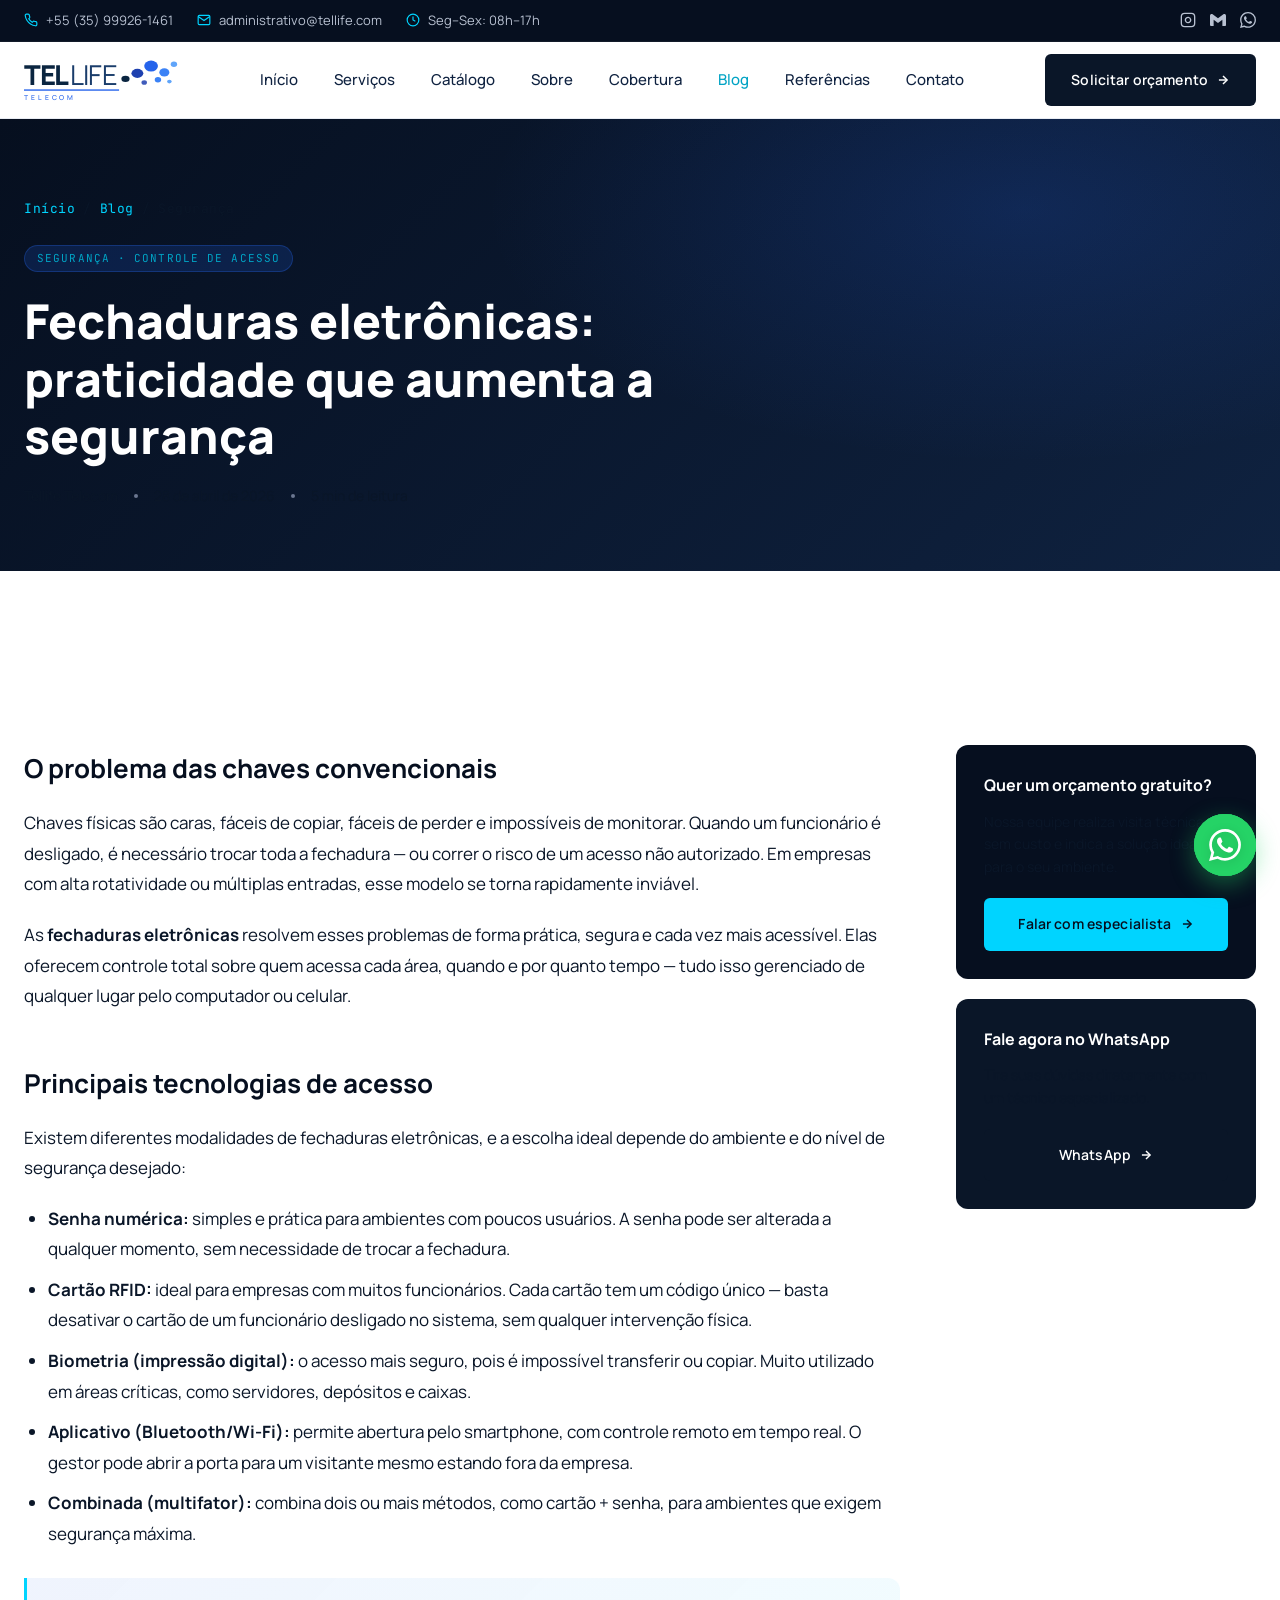
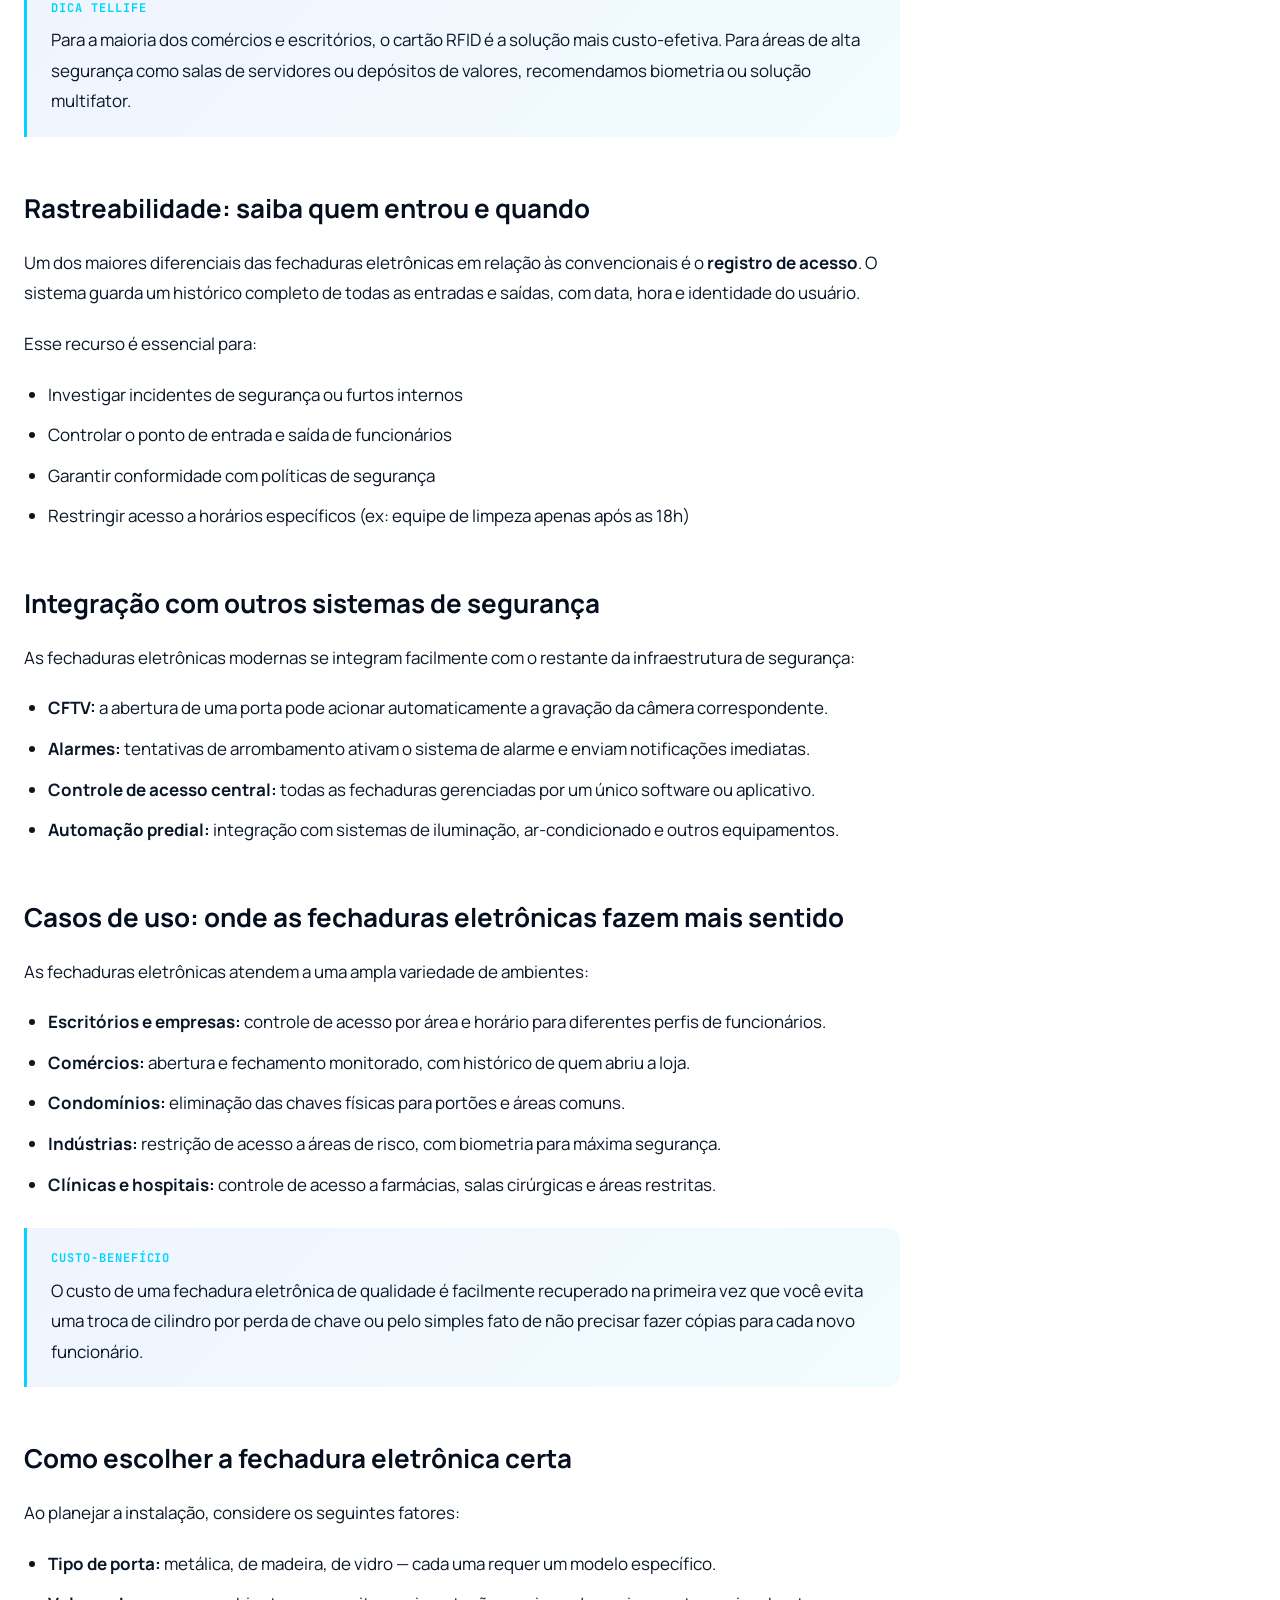
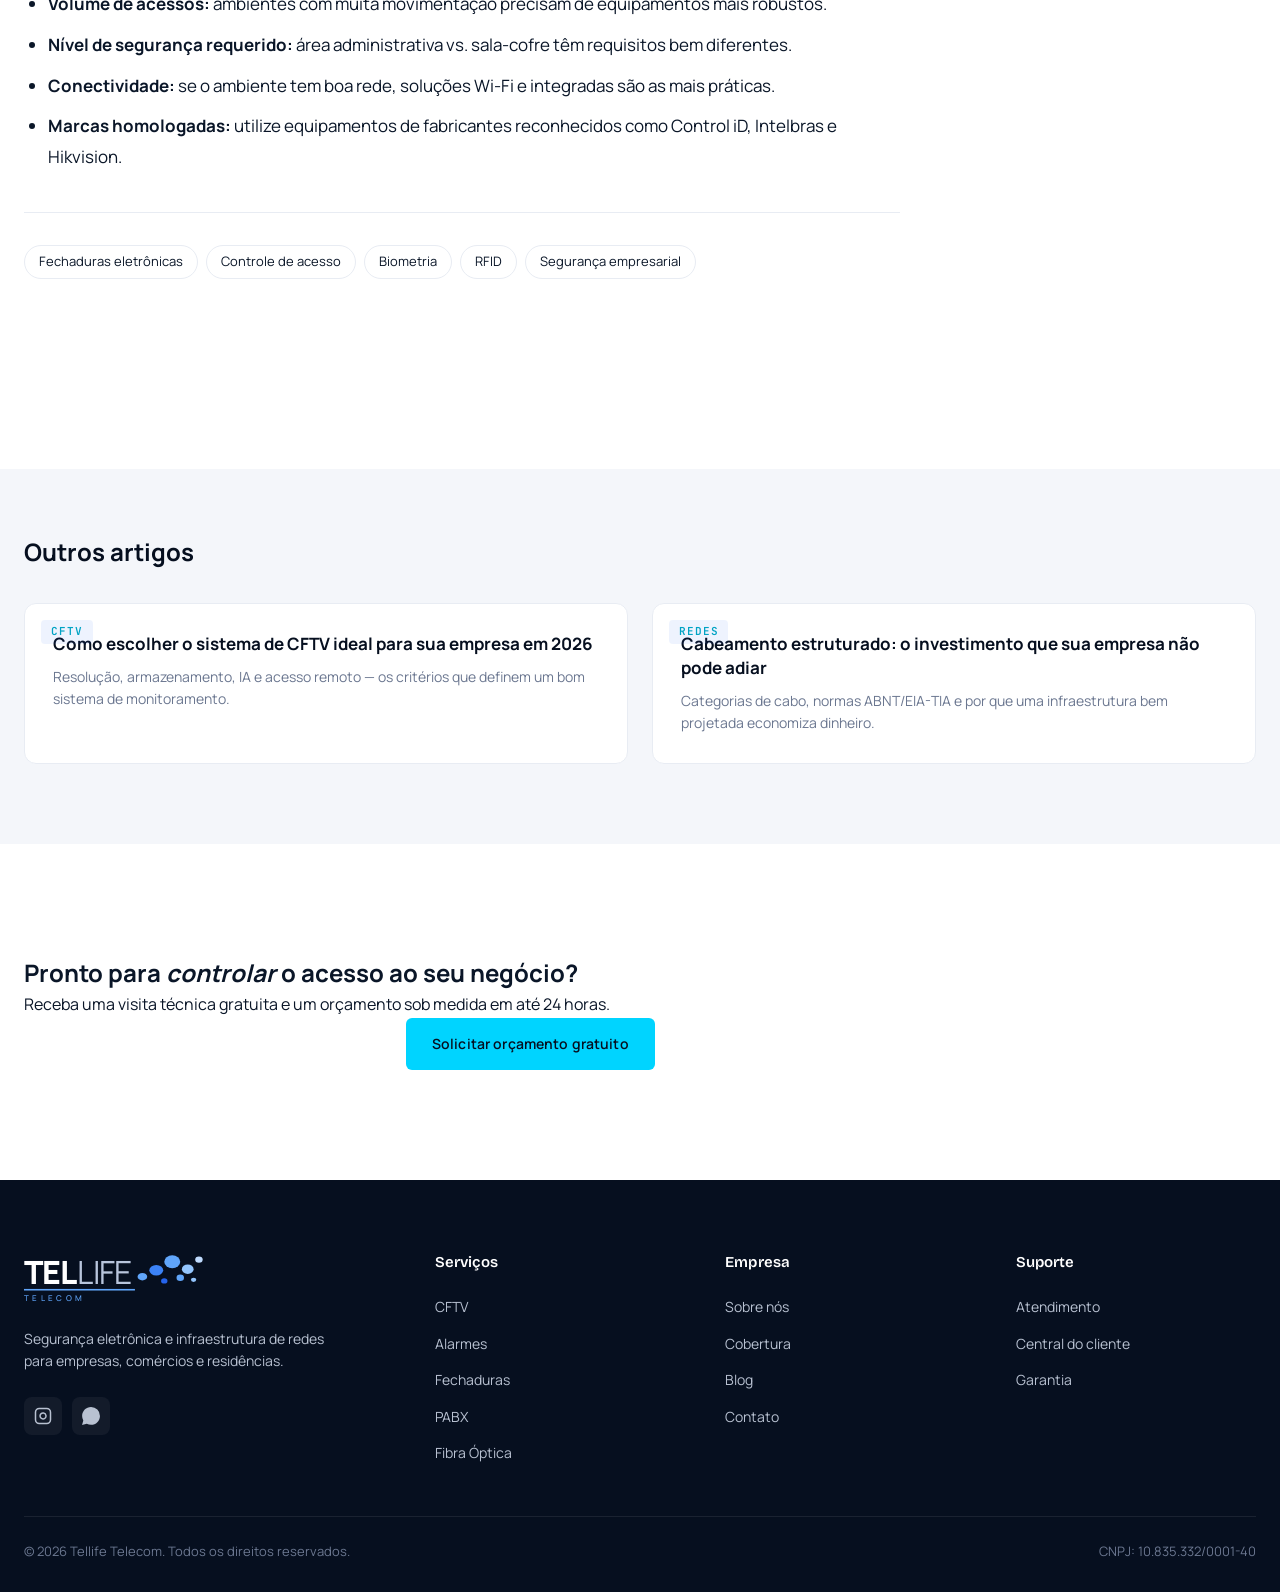
<file: artigo-fechaduras.html>
<!DOCTYPE html>
<html lang="pt-BR">
<head>
<meta charset="UTF-8">
<meta name="viewport" content="width=device-width, initial-scale=1.0">
<title>Fechaduras eletrônicas: praticidade que aumenta a segurança — Tellife Telecom</title>
<meta name="description" content="Controle de acesso por senha, biometria, cartão ou aplicativo — entenda como as fechaduras eletrônicas elevam a segurança e a praticidade do seu negócio.">
<meta property="og:title" content="Fechaduras eletrônicas: praticidade que aumenta a segurança — Tellife Telecom">
<meta property="og:description" content="Controle de acesso por senha, biometria, cartão ou app — como as fechaduras eletrônicas elevam a segurança do seu negócio.">
<meta property="og:type" content="article">
<meta property="og:url" content="https://tellife-wxcq.vercel.app/artigo-fechaduras.html">
<meta property="og:image" content="https://tellife-wxcq.vercel.app/og-image.svg">
<meta property="og:site_name" content="Tellife Telecom">
<meta property="og:locale" content="pt_BR">
<meta name="twitter:card" content="summary_large_image">
<meta name="twitter:title" content="Fechaduras eletrônicas: praticidade que aumenta a segurança">
<meta name="twitter:description" content="Controle de acesso por senha, biometria, cartão ou app — segurança elevada para o seu negócio.">
<meta name="twitter:image" content="https://tellife-wxcq.vercel.app/og-image.svg">
<link rel="icon" type="image/svg+xml" href="data:image/svg+xml,%3Csvg xmlns='http://www.w3.org/2000/svg' viewBox='0 0 100 100'%3E%3Crect width='100' height='100' rx='18' fill='%230a2540'/%3E%3Ccircle cx='72' cy='28' r='10' fill='%232563eb'/%3E%3Ccircle cx='52' cy='38' r='7' fill='%2360a5fa'/%3E%3Ctext x='50' y='72' text-anchor='middle' font-family='Arial Black,sans-serif' font-weight='900' font-size='34' fill='%23ffffff'%3ETL%3C/text%3E%3C/svg%3E">
<link rel="preconnect" href="https://fonts.googleapis.com">
<link rel="preconnect" href="https://fonts.gstatic.com" crossorigin>
<link href="https://fonts.googleapis.com/css2?family=Bricolage+Grotesque:opsz,wght@12..96,400;12..96,500;12..96,600;12..96,700;12..96,800&family=Manrope:wght@300;400;500;600;700&family=JetBrains+Mono:wght@400;500&display=swap" rel="stylesheet">
<link rel="stylesheet" href="style.css">
<!-- Google Analytics — substitua G-1DSR8QJQ5E pelo seu ID em analytics.google.com -->
<script async src="https://www.googletagmanager.com/gtag/js?id=G-1DSR8QJQ5E"></script>
<script>window.dataLayer=window.dataLayer||[];function gtag(){dataLayer.push(arguments);}gtag('js',new Date());gtag('config','G-1DSR8QJQ5E');</script>
<script type="application/ld+json">
{
  "@context": "https://schema.org",
  "@type": ["LocalBusiness", "ProfessionalService"],
  "@id": "https://tellife-wxcq.vercel.app/#business",
  "name": "Tellife Telecom",
  "description": "Especialistas em CFTV, alarmes, fechaduras eletrônicas, PABX, cabeamento estruturado e fibra óptica. Mais de 17 anos de experiência e +500 projetos concluídos no Sul de Minas, São Paulo e Brasil.",
  "url": "https://tellife-wxcq.vercel.app/",
  "telephone": "+55-35-99926-1461",
  "email": "administrativo@tellife.com",
  "logo": "https://tellife-wxcq.vercel.app/og-image.svg",
  "image": "https://tellife-wxcq.vercel.app/og-image.svg",
  "address": {
    "@type": "PostalAddress",
    "addressLocality": "Pouso Alegre",
    "addressRegion": "MG",
    "addressCountry": "BR"
  },
  "geo": {
    "@type": "GeoCoordinates",
    "latitude": -22.2295,
    "longitude": -45.9294
  },
  "areaServed": [
    {"@type": "AdministrativeArea", "name": "Sul de Minas Gerais"},
    {"@type": "State", "name": "São Paulo"},
    {"@type": "Country", "name": "Brasil"}
  ],
  "openingHoursSpecification": [
    {
      "@type": "OpeningHoursSpecification",
      "dayOfWeek": ["Monday", "Tuesday", "Wednesday", "Thursday", "Friday"],
      "opens": "08:00",
      "closes": "17:00"
    }
  ],
  "contactPoint": {
    "@type": "ContactPoint",
    "telephone": "+55-35-99926-1461",
    "contactType": "customer service",
    "availableLanguage": "Portuguese"
  },
  "sameAs": [
    "https://www.instagram.com/tellife.pa/"
  ],
  "hasOfferCatalog": {
    "@type": "OfferCatalog",
    "name": "Serviços de Segurança Eletrônica e Infraestrutura",
    "itemListElement": [
      {"@type": "Offer", "itemOffered": {"@type": "Service", "name": "CFTV — Circuito Fechado de TV"}},
      {"@type": "Offer", "itemOffered": {"@type": "Service", "name": "Alarmes e Controle de Acesso"}},
      {"@type": "Offer", "itemOffered": {"@type": "Service", "name": "Fechaduras Eletrônicas e Biometria"}},
      {"@type": "Offer", "itemOffered": {"@type": "Service", "name": "PABX e Telefonia Corporativa"}},
      {"@type": "Offer", "itemOffered": {"@type": "Service", "name": "Cabeamento Estruturado e Fibra Óptica"}}
    ]
  }
}
</script>
</head>
<body>

<!-- TOP BAR -->
<div class="topbar">
  <div class="container">
    <div class="topbar-info">
      <span><svg viewBox="0 0 24 24" fill="none" stroke="currentColor" stroke-width="2"><path d="M22 16.92v3a2 2 0 0 1-2.18 2 19.79 19.79 0 0 1-8.63-3.07 19.5 19.5 0 0 1-6-6 19.79 19.79 0 0 1-3.07-8.67A2 2 0 0 1 4.11 2h3a2 2 0 0 1 2 1.72c.127.96.361 1.903.7 2.81a2 2 0 0 1-.45 2.11L8.09 9.91a16 16 0 0 0 6 6l1.27-1.27a2 2 0 0 1 2.11-.45c.907.339 1.85.573 2.81.7A2 2 0 0 1 22 16.92z"/></svg> +55 (35) 99926-1461</span>
      <span><svg viewBox="0 0 24 24" fill="none" stroke="currentColor" stroke-width="2"><path d="M4 4h16c1.1 0 2 .9 2 2v12c0 1.1-.9 2-2 2H4c-1.1 0-2-.9-2-2V6c0-1.1.9-2 2-2z"/><polyline points="22,6 12,13 2,6"/></svg> administrativo@tellife.com</span>
      <span><svg viewBox="0 0 24 24" fill="none" stroke="currentColor" stroke-width="2"><circle cx="12" cy="12" r="10"/><polyline points="12 6 12 12 16 14"/></svg> Seg–Sex: 08h–17h</span>
    </div>
    <div class="topbar-social">
      <a href="https://www.instagram.com/tellife.pa/" target="_blank" rel="noopener noreferrer" aria-label="Instagram"><svg viewBox="0 0 24 24" fill="none" stroke="currentColor" stroke-width="2"><rect x="2" y="2" width="20" height="20" rx="5"/><path d="M16 11.37A4 4 0 1 1 12.63 8 4 4 0 0 1 16 11.37z"/><line x1="17.5" y1="6.5" x2="17.51" y2="6.5"/></svg></a>
      <a href="mailto:administrativo@tellife.com" aria-label="Gmail"><svg viewBox="0 0 24 24" fill="currentColor"><path d="M24 5.457v13.909c0 .904-.732 1.636-1.636 1.636h-3.819V11.73L12 16.64l-6.545-4.91v9.273H1.636A1.636 1.636 0 0 1 0 19.366V5.457c0-2.023 2.309-3.178 3.927-1.964L5.455 4.64 12 9.548l6.545-4.908 1.528-1.147C21.69 2.28 24 3.434 24 5.457z"/></svg></a>
      <a href="https://wa.me/5535999261461" target="_blank" rel="noopener noreferrer" aria-label="WhatsApp"><svg viewBox="0 0 24 24" fill="currentColor"><path d="M.057 24l1.687-6.163a11.867 11.867 0 0 1-1.587-5.946C.16 5.335 5.495 0 12.05 0a11.817 11.817 0 0 1 8.413 3.488 11.824 11.824 0 0 1 3.48 8.414c-.003 6.557-5.338 11.892-11.893 11.892a11.9 11.9 0 0 1-5.688-1.448L.057 24zm6.597-3.807c1.676.995 3.276 1.591 5.392 1.592 5.448 0 9.886-4.434 9.889-9.885.002-5.462-4.415-9.89-9.881-9.892-5.452 0-9.887 4.434-9.889 9.884-.001 2.225.651 3.891 1.746 5.634l-.999 3.648 3.742-.981zm11.387-5.464c-.074-.124-.272-.198-.57-.347-.297-.149-1.758-.868-2.031-.967-.272-.099-.47-.149-.669.149-.198.297-.768.967-.941 1.165-.173.198-.347.223-.644.074-.297-.149-1.255-.462-2.39-1.475-.883-.788-1.48-1.761-1.653-2.059-.173-.297-.018-.458.13-.606.134-.133.297-.347.446-.521.151-.172.2-.296.3-.495.099-.198.05-.372-.025-.521-.075-.148-.669-1.611-.916-2.206-.242-.579-.487-.501-.669-.51l-.57-.01c-.198 0-.52.074-.792.372s-1.04 1.016-1.04 2.479 1.065 2.876 1.213 3.074c.149.198 2.095 3.2 5.076 4.487.71.306 1.263.489 1.694.626.712.226 1.36.194 1.872.118.571-.085 1.758-.719 2.006-1.413.248-.695.248-1.29.173-1.414z"/></svg></a>
    </div>
  </div>
</div>

<!-- NAVBAR -->
<nav class="nav" id="nav">
  <div class="container">
    <a href="index.html" class="logo" aria-label="Tellife Telecom — página inicial">
      <svg class="logo-svg" viewBox="0 0 340 105" xmlns="http://www.w3.org/2000/svg">
        <ellipse cx="222" cy="50" rx="9" ry="7" fill="#0a2540"/>
        <ellipse cx="248" cy="38" rx="13" ry="10" fill="#1e40af"/>
        <ellipse cx="278" cy="22" rx="15" ry="12" fill="#2563eb"/>
        <ellipse cx="307" cy="36" rx="11" ry="9" fill="#3b82f6"/>
        <ellipse cx="328" cy="18" rx="7" ry="6" fill="#60a5fa"/>
        <ellipse cx="263" cy="58" rx="6" ry="5" fill="#1e40af" opacity="0.85"/>
        <ellipse cx="293" cy="52" rx="7" ry="6" fill="#3b82f6"/>
        <ellipse cx="318" cy="56" rx="5" ry="4" fill="#60a5fa"/>
        <text x="0" y="64" font-family="Manrope, system-ui, sans-serif" font-weight="900" font-size="60" letter-spacing="-0.05em" fill="#0a2540">TEL</text>
        <text x="100" y="64" font-family="Manrope, system-ui, sans-serif" font-weight="400" font-size="60" letter-spacing="-0.025em" fill="#1a3d6b">LIFE</text>
        <rect x="0" y="73" width="208" height="3" fill="#2563eb"/>
        <text x="0" y="96" font-family="Manrope, system-ui, sans-serif" font-weight="500" font-size="15" letter-spacing="0.42em" fill="#2563eb">TELECOM</text>
      </svg>
    </a>
    <ul class="nav-links" id="navLinks">
      <li><a href="index.html">Início</a></li>
      <li><a href="index.html#servicos">Serviços</a></li>
      <li><a href="produtos.html">Catálogo</a></li>
      <li><a href="index.html#sobre">Sobre</a></li>
      <li><a href="index.html#cobertura">Cobertura</a></li>
      <li><a href="index.html#blog" style="color: var(--accent-dim);">Blog</a></li>
      <li><a href="referencias.html">Referências</a></li>
      <li><a href="index.html#contato">Contato</a></li>
    </ul>
    <a href="index.html#contato" class="btn btn-primary">
      Solicitar orçamento
      <svg width="14" height="14" viewBox="0 0 24 24" fill="none" stroke="currentColor" stroke-width="2.5"><line x1="5" y1="12" x2="19" y2="12"/><polyline points="12 5 19 12 12 19"/></svg>
    </a>
    <button class="mobile-toggle" id="mobileToggle" aria-label="Menu">
      <span></span><span></span><span></span>
    </button>
  </div>
</nav>

<!-- ARTICLE HERO -->
<section class="article-hero">
  <div class="container">
    <div class="article-breadcrumb">
      <a href="index.html">Início</a>
      <span>/</span>
      <a href="index.html#blog">Blog</a>
      <span>/</span>
      <span>Segurança</span>
    </div>
    <div class="article-hero-tag">Segurança · Controle de acesso</div>
    <h1>Fechaduras eletrônicas: praticidade que aumenta a segurança</h1>
    <div class="article-hero-meta">
      <span>Tellife Telecom</span>
      <span class="dot"></span>
      <span>28 de abril de 2026</span>
      <span class="dot"></span>
      <span>5 min de leitura</span>
    </div>
  </div>
</section>

<!-- ARTICLE BODY -->
<section style="background: white;">
  <div class="container">
    <div class="article-layout">
      <div class="article-content reveal">

        <h2>O problema das chaves convencionais</h2>
        <p>Chaves físicas são caras, fáceis de copiar, fáceis de perder e impossíveis de monitorar. Quando um funcionário é desligado, é necessário trocar toda a fechadura — ou correr o risco de um acesso não autorizado. Em empresas com alta rotatividade ou múltiplas entradas, esse modelo se torna rapidamente inviável.</p>
        <p>As <strong>fechaduras eletrônicas</strong> resolvem esses problemas de forma prática, segura e cada vez mais acessível. Elas oferecem controle total sobre quem acessa cada área, quando e por quanto tempo — tudo isso gerenciado de qualquer lugar pelo computador ou celular.</p>

        <h2>Principais tecnologias de acesso</h2>
        <p>Existem diferentes modalidades de fechaduras eletrônicas, e a escolha ideal depende do ambiente e do nível de segurança desejado:</p>
        <ul>
          <li><strong>Senha numérica:</strong> simples e prática para ambientes com poucos usuários. A senha pode ser alterada a qualquer momento, sem necessidade de trocar a fechadura.</li>
          <li><strong>Cartão RFID:</strong> ideal para empresas com muitos funcionários. Cada cartão tem um código único — basta desativar o cartão de um funcionário desligado no sistema, sem qualquer intervenção física.</li>
          <li><strong>Biometria (impressão digital):</strong> o acesso mais seguro, pois é impossível transferir ou copiar. Muito utilizado em áreas críticas, como servidores, depósitos e caixas.</li>
          <li><strong>Aplicativo (Bluetooth/Wi-Fi):</strong> permite abertura pelo smartphone, com controle remoto em tempo real. O gestor pode abrir a porta para um visitante mesmo estando fora da empresa.</li>
          <li><strong>Combinada (multifator):</strong> combina dois ou mais métodos, como cartão + senha, para ambientes que exigem segurança máxima.</li>
        </ul>

        <div class="article-tip">
          <strong>Dica Tellife</strong>
          Para a maioria dos comércios e escritórios, o cartão RFID é a solução mais custo-efetiva. Para áreas de alta segurança como salas de servidores ou depósitos de valores, recomendamos biometria ou solução multifator.
        </div>

        <h2>Rastreabilidade: saiba quem entrou e quando</h2>
        <p>Um dos maiores diferenciais das fechaduras eletrônicas em relação às convencionais é o <strong>registro de acesso</strong>. O sistema guarda um histórico completo de todas as entradas e saídas, com data, hora e identidade do usuário.</p>
        <p>Esse recurso é essencial para:</p>
        <ul>
          <li>Investigar incidentes de segurança ou furtos internos</li>
          <li>Controlar o ponto de entrada e saída de funcionários</li>
          <li>Garantir conformidade com políticas de segurança</li>
          <li>Restringir acesso a horários específicos (ex: equipe de limpeza apenas após as 18h)</li>
        </ul>

        <h2>Integração com outros sistemas de segurança</h2>
        <p>As fechaduras eletrônicas modernas se integram facilmente com o restante da infraestrutura de segurança:</p>
        <ul>
          <li><strong>CFTV:</strong> a abertura de uma porta pode acionar automaticamente a gravação da câmera correspondente.</li>
          <li><strong>Alarmes:</strong> tentativas de arrombamento ativam o sistema de alarme e enviam notificações imediatas.</li>
          <li><strong>Controle de acesso central:</strong> todas as fechaduras gerenciadas por um único software ou aplicativo.</li>
          <li><strong>Automação predial:</strong> integração com sistemas de iluminação, ar-condicionado e outros equipamentos.</li>
        </ul>

        <h2>Casos de uso: onde as fechaduras eletrônicas fazem mais sentido</h2>
        <p>As fechaduras eletrônicas atendem a uma ampla variedade de ambientes:</p>
        <ul>
          <li><strong>Escritórios e empresas:</strong> controle de acesso por área e horário para diferentes perfis de funcionários.</li>
          <li><strong>Comércios:</strong> abertura e fechamento monitorado, com histórico de quem abriu a loja.</li>
          <li><strong>Condomínios:</strong> eliminação das chaves físicas para portões e áreas comuns.</li>
          <li><strong>Indústrias:</strong> restrição de acesso a áreas de risco, com biometria para máxima segurança.</li>
          <li><strong>Clínicas e hospitais:</strong> controle de acesso a farmácias, salas cirúrgicas e áreas restritas.</li>
        </ul>

        <div class="article-tip">
          <strong>Custo-benefício</strong>
          O custo de uma fechadura eletrônica de qualidade é facilmente recuperado na primeira vez que você evita uma troca de cilindro por perda de chave ou pelo simples fato de não precisar fazer cópias para cada novo funcionário.
        </div>

        <h2>Como escolher a fechadura eletrônica certa</h2>
        <p>Ao planejar a instalação, considere os seguintes fatores:</p>
        <ul>
          <li><strong>Tipo de porta:</strong> metálica, de madeira, de vidro — cada uma requer um modelo específico.</li>
          <li><strong>Volume de acessos:</strong> ambientes com muita movimentação precisam de equipamentos mais robustos.</li>
          <li><strong>Nível de segurança requerido:</strong> área administrativa vs. sala-cofre têm requisitos bem diferentes.</li>
          <li><strong>Conectividade:</strong> se o ambiente tem boa rede, soluções Wi-Fi e integradas são as mais práticas.</li>
          <li><strong>Marcas homologadas:</strong> utilize equipamentos de fabricantes reconhecidos como Control iD, Intelbras e Hikvision.</li>
        </ul>

        <div class="article-tags">
          <span class="article-tag">Fechaduras eletrônicas</span>
          <span class="article-tag">Controle de acesso</span>
          <span class="article-tag">Biometria</span>
          <span class="article-tag">RFID</span>
          <span class="article-tag">Segurança empresarial</span>
        </div>
      </div>

      <!-- SIDEBAR -->
      <aside class="article-sidebar">
        <div class="sidebar-card">
          <h4>Quer um orçamento gratuito?</h4>
          <p>Nossa equipe realiza visita técnica sem custo e indica a solução ideal para o seu ambiente.</p>
          <a href="index.html#contato" class="btn btn-accent">Falar com especialista <svg width="14" height="14" viewBox="0 0 24 24" fill="none" stroke="currentColor" stroke-width="2.5"><line x1="5" y1="12" x2="19" y2="12"/><polyline points="12 5 19 12 12 19"/></svg></a>
        </div>
        <div class="sidebar-card" style="background: var(--navy-800);">
          <h4>Fale agora no WhatsApp</h4>
          <p>Tire suas dúvidas diretamente com um técnico especializado.</p>
          <a href="https://wa.me/5535999261461?text=Ol%C3%A1!%20Li%20o%20artigo%20sobre%20fechaduras%20eletr%C3%B4nicas%20e%20gostaria%20de%20um%20or%C3%A7amento." target="_blank" rel="noopener noreferrer" class="btn btn-primary">WhatsApp <svg width="14" height="14" viewBox="0 0 24 24" fill="none" stroke="currentColor" stroke-width="2.5"><line x1="5" y1="12" x2="19" y2="12"/><polyline points="12 5 19 12 12 19"/></svg></a>
        </div>
      </aside>
    </div>
  </div>
</section>

<!-- RELATED POSTS -->
<section class="related-posts">
  <div class="container">
    <h3 style="font-size: 24px; font-weight: 700; color: var(--navy-900);">Outros artigos</h3>
    <div class="related-grid">
      <a href="artigo-cftv.html" class="related-card reveal">
        <span class="post-tag">CFTV</span>
        <h4>Como escolher o sistema de CFTV ideal para sua empresa em 2026</h4>
        <p>Resolução, armazenamento, IA e acesso remoto — os critérios que definem um bom sistema de monitoramento.</p>
      </a>
      <a href="artigo-cabeamento.html" class="related-card reveal">
        <span class="post-tag">Redes</span>
        <h4>Cabeamento estruturado: o investimento que sua empresa não pode adiar</h4>
        <p>Categorias de cabo, normas ABNT/EIA-TIA e por que uma infraestrutura bem projetada economiza dinheiro.</p>
      </a>
    </div>
  </div>
</section>

<!-- CTA -->
<section class="cta">
  <div class="container">
    <h2>Pronto para <em>controlar</em> o acesso ao seu negócio?</h2>
    <p>Receba uma visita técnica gratuita e um orçamento sob medida em até 24 horas.</p>
    <div class="cta-actions">
      <a href="index.html#contato" class="btn btn-accent">Solicitar orçamento gratuito</a>
      <a href="https://wa.me/5535999261461" class="btn btn-outline" target="_blank" rel="noopener noreferrer">
        <svg width="16" height="16" viewBox="0 0 24 24" fill="currentColor"><path d="M.057 24l1.687-6.163a11.867 11.867 0 0 1-1.587-5.946C.16 5.335 5.495 0 12.05 0a11.817 11.817 0 0 1 8.413 3.488 11.824 11.824 0 0 1 3.48 8.414c-.003 6.557-5.338 11.892-11.893 11.892a11.9 11.9 0 0 1-5.688-1.448L.057 24z"/></svg>
        Falar no WhatsApp
      </a>
    </div>
  </div>
</section>

<!-- FOOTER -->
<footer>
  <div class="container">
    <div class="footer-grid">
      <div class="footer-brand">
        <a href="index.html" class="logo" aria-label="Tellife Telecom">
          <svg class="logo-svg" viewBox="0 0 340 105" xmlns="http://www.w3.org/2000/svg">
            <ellipse cx="222" cy="50" rx="9" ry="7" fill="#60a5fa"/>
            <ellipse cx="248" cy="38" rx="13" ry="10" fill="#3b82f6"/>
            <ellipse cx="278" cy="22" rx="15" ry="12" fill="#60a5fa"/>
            <ellipse cx="307" cy="36" rx="11" ry="9" fill="#93c5fd"/>
            <ellipse cx="328" cy="18" rx="7" ry="6" fill="#bfdbfe"/>
            <ellipse cx="263" cy="58" rx="6" ry="5" fill="#2563eb"/>
            <ellipse cx="293" cy="52" rx="7" ry="6" fill="#60a5fa"/>
            <ellipse cx="318" cy="56" rx="5" ry="4" fill="#93c5fd"/>
            <text x="0" y="64" font-family="Manrope, system-ui, sans-serif" font-weight="900" font-size="60" letter-spacing="-0.05em" fill="#ffffff">TEL</text>
            <text x="100" y="64" font-family="Manrope, system-ui, sans-serif" font-weight="400" font-size="60" letter-spacing="-0.025em" fill="#b8c5dc">LIFE</text>
            <rect x="0" y="73" width="208" height="3" fill="#60a5fa"/>
            <text x="0" y="96" font-family="Manrope, system-ui, sans-serif" font-weight="500" font-size="15" letter-spacing="0.42em" fill="#60a5fa">TELECOM</text>
          </svg>
        </a>
        <p>Segurança eletrônica e infraestrutura de redes para empresas, comércios e residências.</p>
        <div class="footer-social">
          <a href="https://www.instagram.com/tellife.pa/" target="_blank" rel="noopener noreferrer" aria-label="Instagram"><svg viewBox="0 0 24 24" fill="none" stroke="currentColor" stroke-width="2"><rect x="2" y="2" width="20" height="20" rx="5"/><path d="M16 11.37A4 4 0 1 1 12.63 8 4 4 0 0 1 16 11.37z"/><line x1="17.5" y1="6.5" x2="17.51" y2="6.5"/></svg></a>
          <a href="https://wa.me/5535999261461" target="_blank" rel="noopener noreferrer" aria-label="WhatsApp"><svg viewBox="0 0 24 24" fill="currentColor"><path d="M.057 24l1.687-6.163a11.867 11.867 0 0 1-1.587-5.946C.16 5.335 5.495 0 12.05 0a11.817 11.817 0 0 1 8.413 3.488 11.824 11.824 0 0 1 3.48 8.414c-.003 6.557-5.338 11.892-11.893 11.892a11.9 11.9 0 0 1-5.688-1.448L.057 24z"/></svg></a>
        </div>
      </div>
      <div class="footer-col">
        <h4>Serviços</h4>
        <ul>
          <li><a href="index.html#servicos">CFTV</a></li>
          <li><a href="index.html#servicos">Alarmes</a></li>
          <li><a href="index.html#servicos">Fechaduras</a></li>
          <li><a href="index.html#servicos">PABX</a></li>
          <li><a href="index.html#servicos">Fibra Óptica</a></li>
        </ul>
      </div>
      <div class="footer-col">
        <h4>Empresa</h4>
        <ul>
          <li><a href="index.html#sobre">Sobre nós</a></li>
          <li><a href="index.html#cobertura">Cobertura</a></li>
          <li><a href="index.html#blog">Blog</a></li>
          <li><a href="index.html#contato">Contato</a></li>
        </ul>
      </div>
      <div class="footer-col">
        <h4>Suporte</h4>
        <ul>
          <li><a href="index.html#contato">Atendimento</a></li>
          <li><a href="#">Central do cliente</a></li>
          <li><a href="#">Garantia</a></li>
        </ul>
      </div>
    </div>
    <div class="footer-bottom">
      <div>© 2026 Tellife Telecom. Todos os direitos reservados.</div>
      <div class="legal"><span>CNPJ: 10.835.332/0001-40</span></div>
    </div>
  </div>
</footer>

<a href="https://wa.me/5535999261461?text=Ol%C3%A1!%20Vim%20pelo%20site%20da%20Tellife%20e%20gostaria%20de%20mais%20informa%C3%A7%C3%B5es." class="wa-float" aria-label="Fale conosco no WhatsApp" target="_blank" rel="noopener noreferrer">
  <svg viewBox="0 0 24 24" fill="currentColor"><path d="M.057 24l1.687-6.163a11.867 11.867 0 0 1-1.587-5.946C.16 5.335 5.495 0 12.05 0a11.817 11.817 0 0 1 8.413 3.488 11.824 11.824 0 0 1 3.48 8.414c-.003 6.557-5.338 11.892-11.893 11.892a11.9 11.9 0 0 1-5.688-1.448L.057 24zm6.597-3.807c1.676.995 3.276 1.591 5.392 1.592 5.448 0 9.886-4.434 9.889-9.885.002-5.462-4.415-9.89-9.881-9.892-5.452 0-9.887 4.434-9.889 9.884-.001 2.225.651 3.891 1.746 5.634l-.999 3.648 3.742-.981zm11.387-5.464c-.074-.124-.272-.198-.57-.347-.297-.149-1.758-.868-2.031-.967-.272-.099-.47-.149-.669.149-.198.297-.768.967-.941 1.165-.173.198-.347.223-.644.074-.297-.149-1.255-.462-2.39-1.475-.883-.788-1.48-1.761-1.653-2.059-.173-.297-.018-.458.13-.606.134-.133.297-.347.446-.521.151-.172.2-.296.3-.495.099-.198.05-.372-.025-.521-.075-.148-.669-1.611-.916-2.206-.242-.579-.487-.501-.669-.51l-.57-.01c-.198 0-.52.074-.792.372s-1.04 1.016-1.04 2.479 1.065 2.876 1.213 3.074c.149.198 2.095 3.2 5.076 4.487.71.306 1.263.489 1.694.626.712.226 1.36.194 1.872.118.571-.085 1.758-.719 2.006-1.413.248-.695.248-1.29.173-1.414z"/></svg>
</a>
<div class="wa-tooltip" id="waTooltip"><span class="live-dot"></span>Fale com a gente agora!</div>

<script src="script.js"></script>
</body>
</html>
</file>
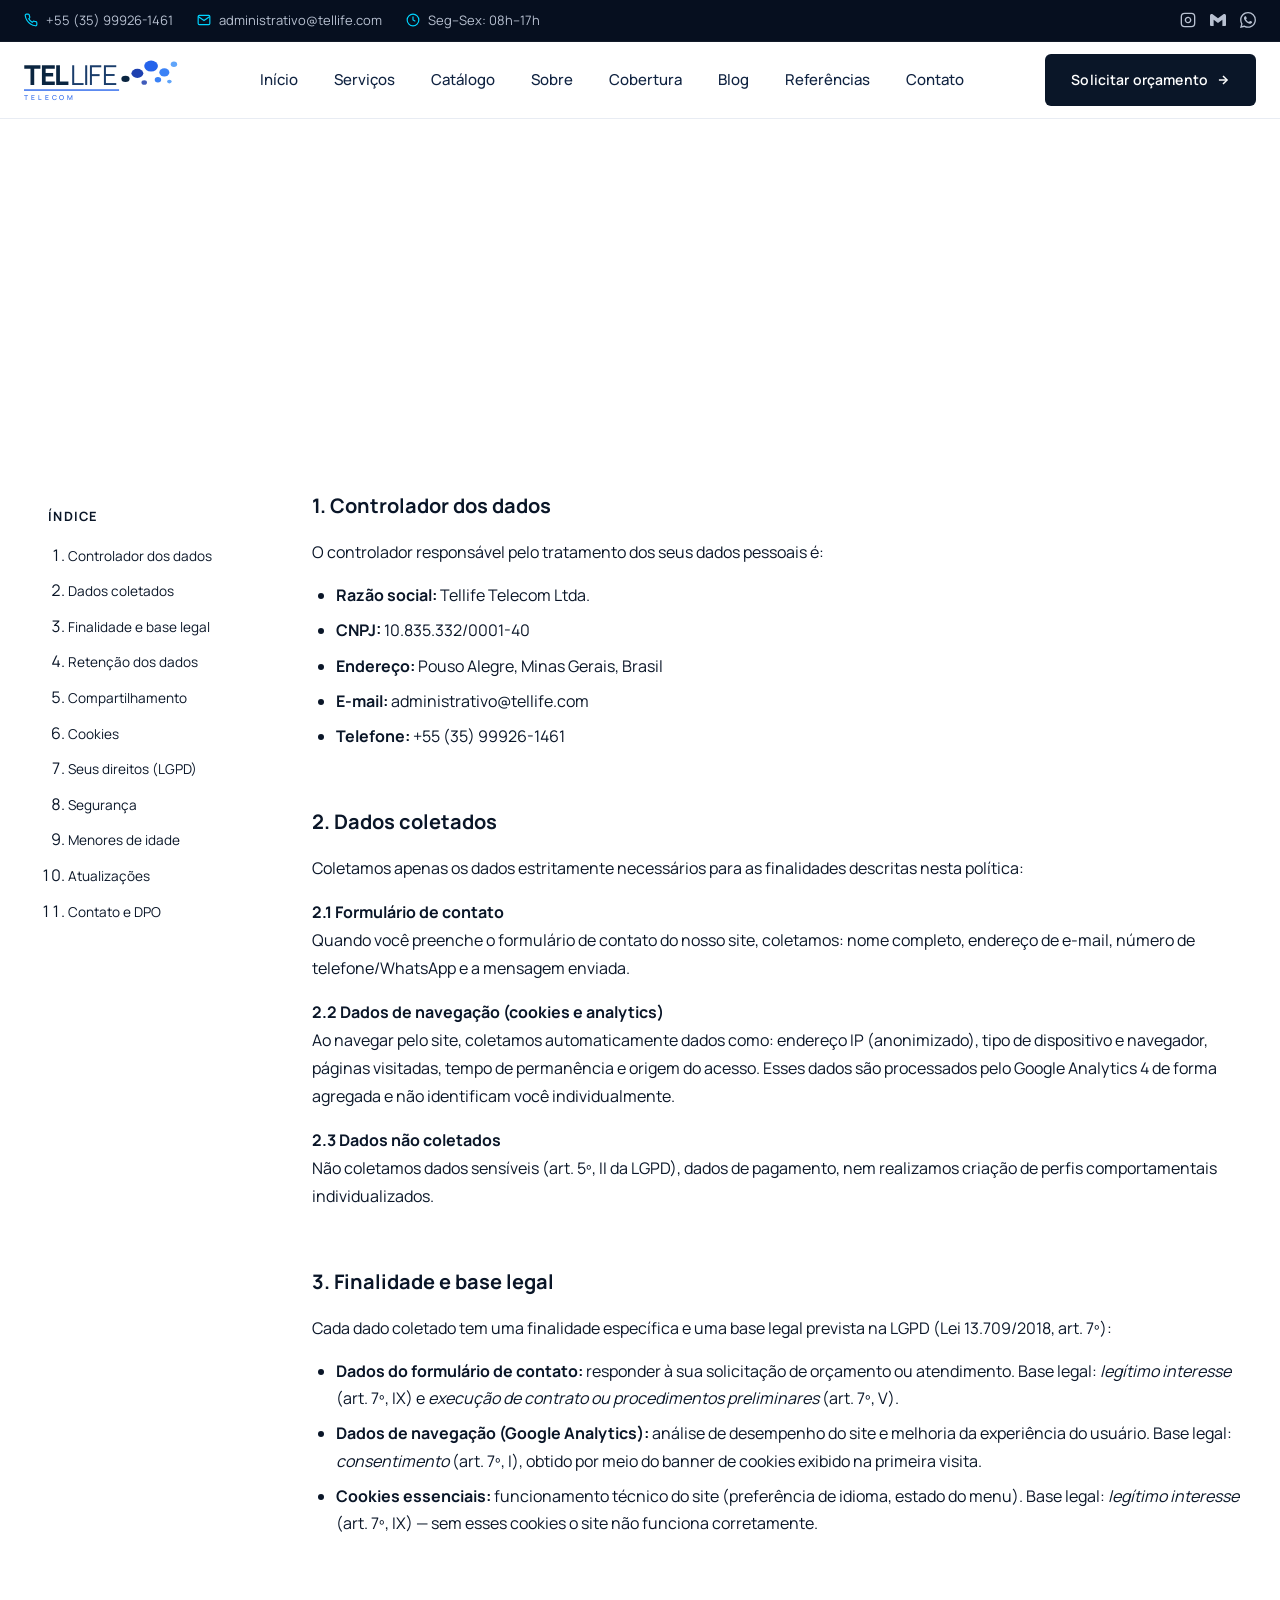
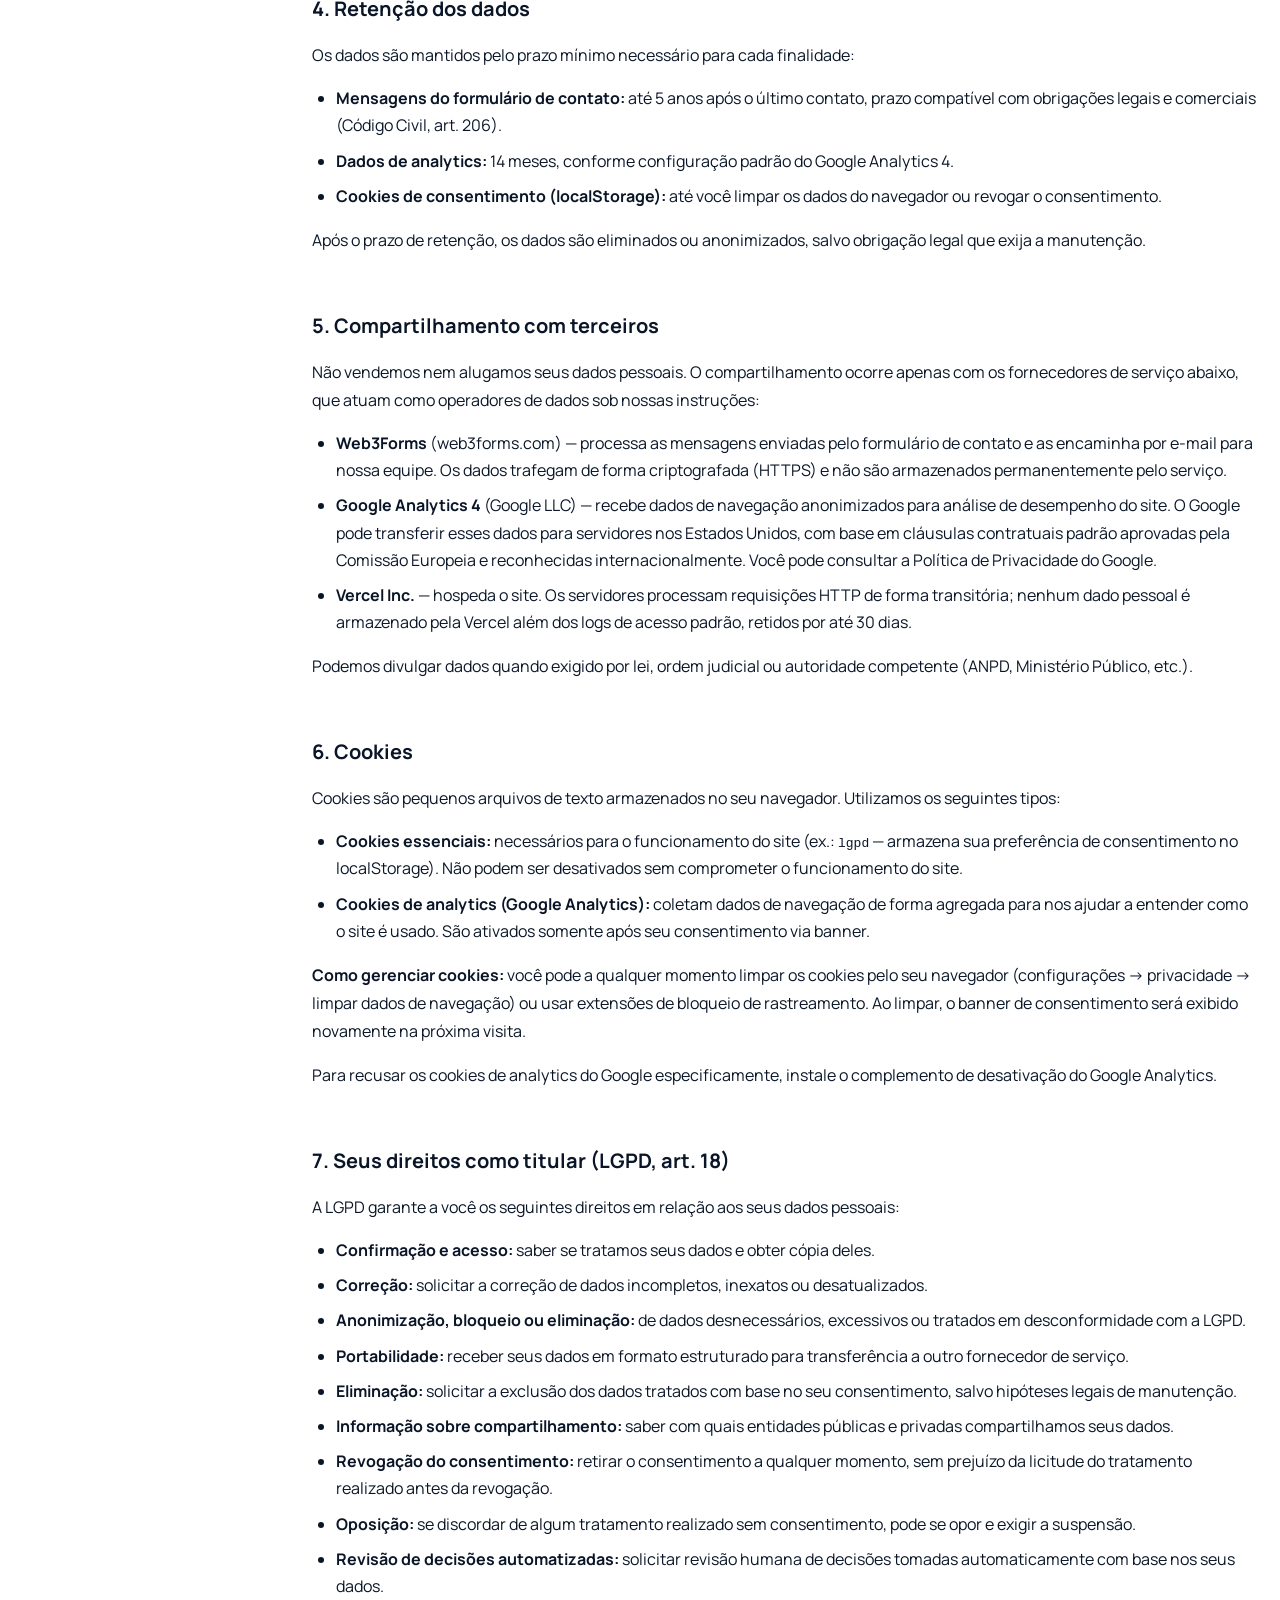
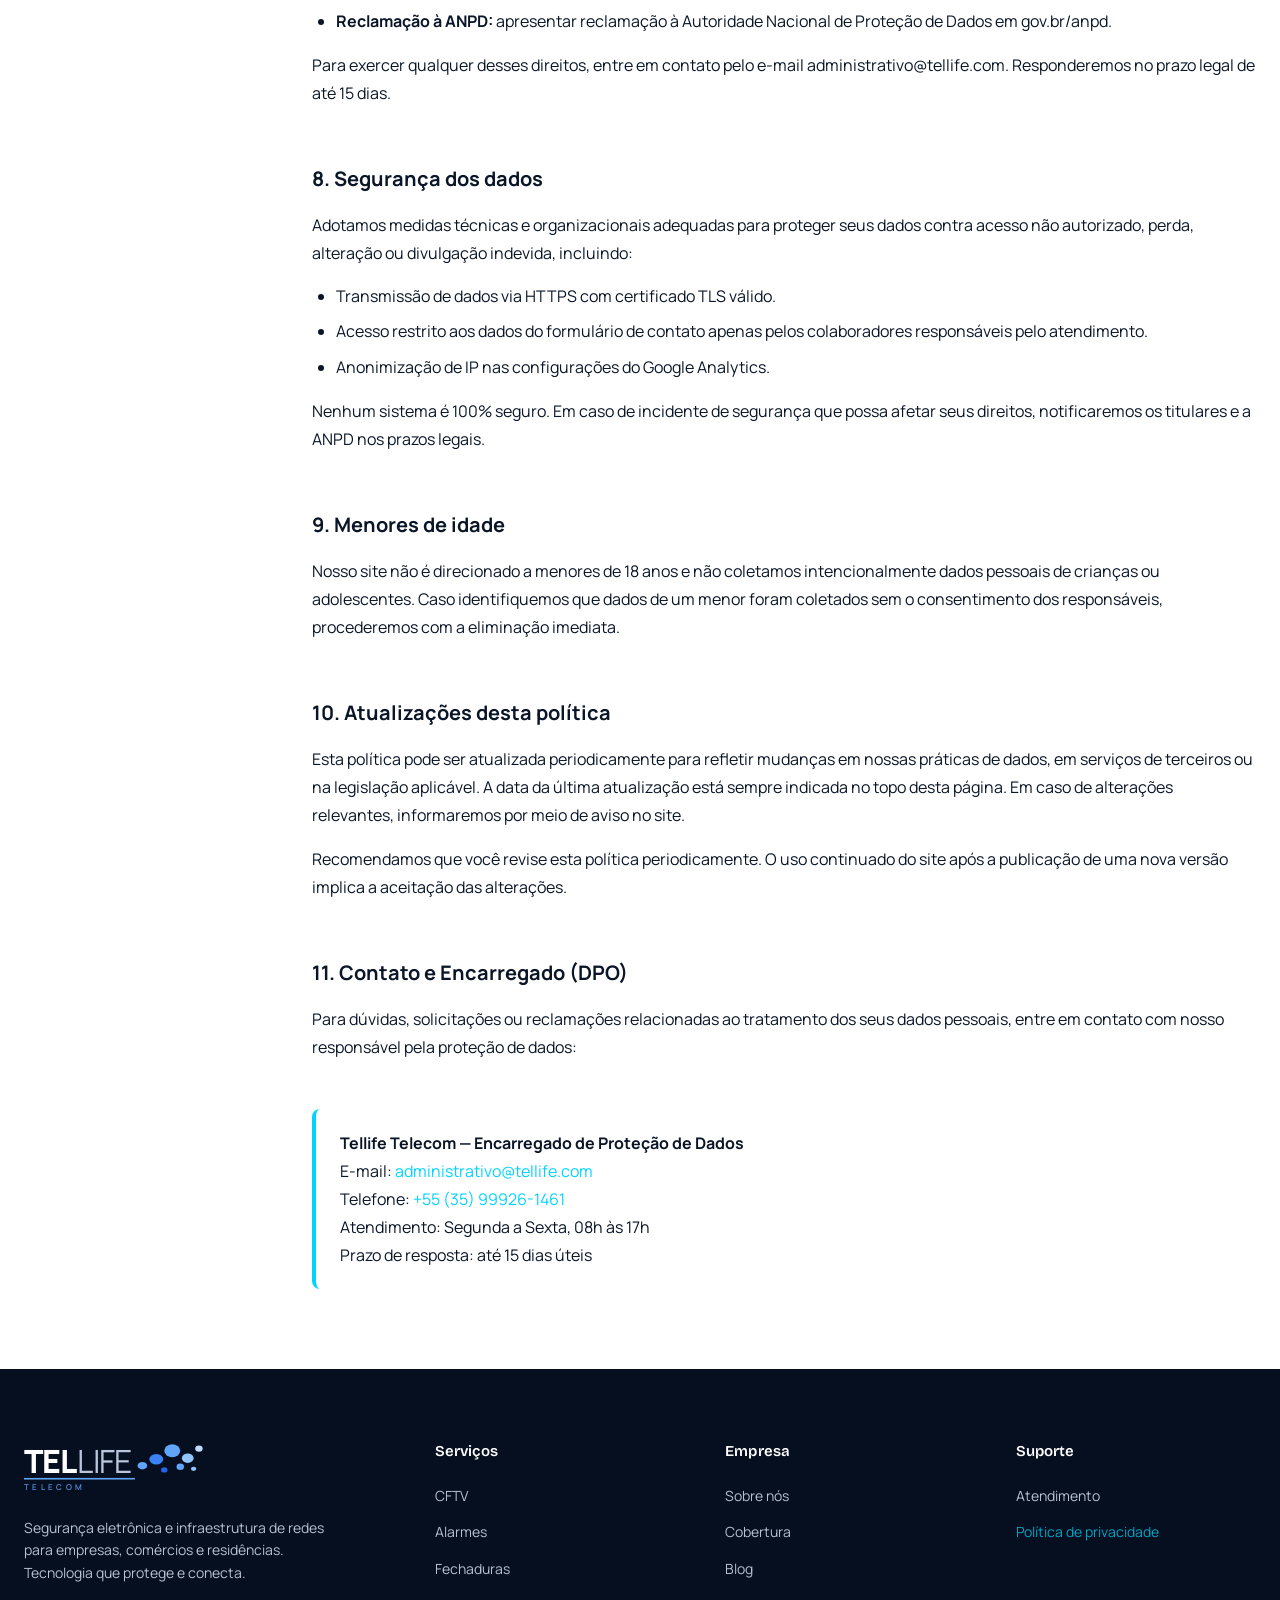
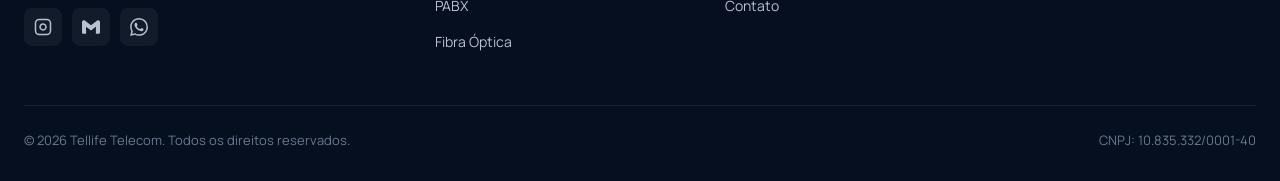
<file: politica-de-privacidade.html>
<!DOCTYPE html>
<html lang="pt-BR">
<head>
<meta charset="UTF-8">
<meta name="viewport" content="width=device-width, initial-scale=1.0">
<title>Política de Privacidade — Tellife Telecom</title>
<meta name="description" content="Política de privacidade e proteção de dados da Tellife Telecom, em conformidade com a Lei Geral de Proteção de Dados (LGPD — Lei 13.709/2018).">
<meta property="og:title" content="Política de Privacidade — Tellife Telecom">
<meta property="og:description" content="Saiba como a Tellife Telecom coleta, usa e protege seus dados pessoais, em conformidade com a LGPD.">
<meta property="og:type" content="website">
<meta property="og:url" content="https://tellife-wxcq.vercel.app/politica-de-privacidade.html">
<meta property="og:image" content="https://tellife-wxcq.vercel.app/og-image.svg">
<meta property="og:site_name" content="Tellife Telecom">
<meta property="og:locale" content="pt_BR">
<meta name="twitter:card" content="summary_large_image">
<meta name="twitter:title" content="Política de Privacidade — Tellife Telecom">
<meta name="twitter:description" content="Como a Tellife Telecom coleta, usa e protege seus dados pessoais (LGPD).">
<meta name="twitter:image" content="https://tellife-wxcq.vercel.app/og-image.svg">
<link rel="icon" type="image/svg+xml" href="data:image/svg+xml,%3Csvg xmlns='http://www.w3.org/2000/svg' viewBox='0 0 100 100'%3E%3Crect width='100' height='100' rx='18' fill='%230a2540'/%3E%3Ccircle cx='72' cy='28' r='10' fill='%232563eb'/%3E%3Ccircle cx='52' cy='38' r='7' fill='%2360a5fa'/%3E%3Ctext x='50' y='72' text-anchor='middle' font-family='Arial Black,sans-serif' font-weight='900' font-size='34' fill='%23ffffff'%3ETL%3C/text%3E%3C/svg%3E">
<link rel="preconnect" href="https://fonts.googleapis.com">
<link rel="preconnect" href="https://fonts.gstatic.com" crossorigin>
<link href="https://fonts.googleapis.com/css2?family=Bricolage+Grotesque:opsz,wght@12..96,400;12..96,500;12..96,600;12..96,700;12..96,800&family=Manrope:wght@300;400;500;600;700&family=JetBrains+Mono:wght@400;500&display=swap" rel="stylesheet">
<link rel="stylesheet" href="style.css">
<script async src="https://www.googletagmanager.com/gtag/js?id=G-1DSR8QJQ5E"></script>
<script>window.dataLayer=window.dataLayer||[];function gtag(){dataLayer.push(arguments);}gtag('js',new Date());gtag('config','G-1DSR8QJQ5E');</script>
<style>
  .policy-hero {
    background: linear-gradient(135deg, var(--navy) 0%, #0f3460 100%);
    padding: 120px 0 60px;
    color: #fff;
  }
  .policy-hero h1 {
    font-size: clamp(1.8rem, 4vw, 2.8rem);
    font-weight: 800;
    margin: 12px 0 8px;
    line-height: 1.15;
  }
  .policy-hero .policy-meta {
    color: var(--muted);
    font-size: 0.9rem;
    margin-top: 8px;
  }
  .policy-body {
    background: #fff;
    padding: 64px 0 80px;
  }
  .policy-layout {
    display: grid;
    grid-template-columns: 240px 1fr;
    gap: 48px;
    align-items: start;
  }
  .policy-toc {
    position: sticky;
    top: 108px;
    background: var(--surface);
    border-radius: 12px;
    padding: 24px;
    border: 1px solid var(--border);
  }
  .policy-toc h3 {
    font-size: 0.8rem;
    text-transform: uppercase;
    letter-spacing: 0.1em;
    color: var(--muted);
    margin-bottom: 16px;
  }
  .policy-toc ol {
    padding-left: 20px;
    margin: 0;
    display: flex;
    flex-direction: column;
    gap: 10px;
  }
  .policy-toc a {
    font-size: 0.85rem;
    color: var(--text-secondary);
    text-decoration: none;
    line-height: 1.4;
    transition: color 0.2s;
  }
  .policy-toc a:hover { color: var(--accent); }
  .policy-content { min-width: 0; }
  .policy-content h2 {
    font-size: 1.25rem;
    font-weight: 700;
    color: var(--navy);
    margin: 48px 0 16px;
    padding-top: 8px;
    border-top: 2px solid var(--border);
  }
  .policy-content h2:first-child { margin-top: 0; border-top: none; }
  .policy-content p { margin-bottom: 16px; line-height: 1.75; color: var(--text-secondary); }
  .policy-content ul, .policy-content ol {
    padding-left: 24px;
    margin-bottom: 16px;
    display: flex;
    flex-direction: column;
    gap: 8px;
  }
  .policy-content li { line-height: 1.7; color: var(--text-secondary); }
  .policy-content strong { color: var(--text-primary); }
  .policy-contact-box {
    background: var(--surface);
    border: 1px solid var(--border);
    border-left: 4px solid var(--accent);
    border-radius: 8px;
    padding: 20px 24px;
    margin-top: 48px;
  }
  .policy-contact-box p { margin: 0; }
  .policy-contact-box a { color: var(--accent); }
  @media (max-width: 768px) {
    .policy-layout { grid-template-columns: 1fr; }
    .policy-toc { position: static; }
  }
</style>
</head>
<body>

<!-- TOP BAR -->
<div class="topbar">
  <div class="container">
    <div class="topbar-info">
      <span><svg viewBox="0 0 24 24" fill="none" stroke="currentColor" stroke-width="2"><path d="M22 16.92v3a2 2 0 0 1-2.18 2 19.79 19.79 0 0 1-8.63-3.07 19.5 19.5 0 0 1-6-6 19.79 19.79 0 0 1-3.07-8.67A2 2 0 0 1 4.11 2h3a2 2 0 0 1 2 1.72c.127.96.361 1.903.7 2.81a2 2 0 0 1-.45 2.11L8.09 9.91a16 16 0 0 0 6 6l1.27-1.27a2 2 0 0 1 2.11-.45c.907.339 1.85.573 2.81.7A2 2 0 0 1 22 16.92z"/></svg> +55 (35) 99926-1461</span>
      <span><svg viewBox="0 0 24 24" fill="none" stroke="currentColor" stroke-width="2"><path d="M4 4h16c1.1 0 2 .9 2 2v12c0 1.1-.9 2-2 2H4c-1.1 0-2-.9-2-2V6c0-1.1.9-2 2-2z"/><polyline points="22,6 12,13 2,6"/></svg> administrativo@tellife.com</span>
      <span><svg viewBox="0 0 24 24" fill="none" stroke="currentColor" stroke-width="2"><circle cx="12" cy="12" r="10"/><polyline points="12 6 12 12 16 14"/></svg> Seg–Sex: 08h–17h</span>
    </div>
    <div class="topbar-social">
      <a href="https://www.instagram.com/tellife.pa/" target="_blank" rel="noopener noreferrer" aria-label="Instagram"><svg viewBox="0 0 24 24" fill="none" stroke="currentColor" stroke-width="2"><rect x="2" y="2" width="20" height="20" rx="5"/><path d="M16 11.37A4 4 0 1 1 12.63 8 4 4 0 0 1 16 11.37z"/><line x1="17.5" y1="6.5" x2="17.51" y2="6.5"/></svg></a>
      <a href="mailto:administrativo@tellife.com" aria-label="Gmail"><svg viewBox="0 0 24 24" fill="currentColor"><path d="M24 5.457v13.909c0 .904-.732 1.636-1.636 1.636h-3.819V11.73L12 16.64l-6.545-4.91v9.273H1.636A1.636 1.636 0 0 1 0 19.366V5.457c0-2.023 2.309-3.178 3.927-1.964L5.455 4.64 12 9.548l6.545-4.908 1.528-1.147C21.69 2.28 24 3.434 24 5.457z"/></svg></a>
      <a href="https://wa.me/5535999261461" target="_blank" rel="noopener noreferrer" aria-label="WhatsApp"><svg viewBox="0 0 24 24" fill="currentColor"><path d="M.057 24l1.687-6.163a11.867 11.867 0 0 1-1.587-5.946C.16 5.335 5.495 0 12.05 0a11.817 11.817 0 0 1 8.413 3.488 11.824 11.824 0 0 1 3.48 8.414c-.003 6.557-5.338 11.892-11.893 11.892a11.9 11.9 0 0 1-5.688-1.448L.057 24zm6.597-3.807c1.676.995 3.276 1.591 5.392 1.592 5.448 0 9.886-4.434 9.889-9.885.002-5.462-4.415-9.89-9.881-9.892-5.452 0-9.887 4.434-9.889 9.884-.001 2.225.651 3.891 1.746 5.634l-.999 3.648 3.742-.981zm11.387-5.464c-.074-.124-.272-.198-.57-.347-.297-.149-1.758-.868-2.031-.967-.272-.099-.47-.149-.669.149-.198.297-.768.967-.941 1.165-.173.198-.347.223-.644.074-.297-.149-1.255-.462-2.39-1.475-.883-.788-1.48-1.761-1.653-2.059-.173-.297-.018-.458.13-.606.134-.133.297-.347.446-.521.151-.172.2-.296.3-.495.099-.198.05-.372-.025-.521-.075-.148-.669-1.611-.916-2.206-.242-.579-.487-.501-.669-.51l-.57-.01c-.198 0-.52.074-.792.372s-1.04 1.016-1.04 2.479 1.065 2.876 1.213 3.074c.149.198 2.095 3.2 5.076 4.487.71.306 1.263.489 1.694.626.712.226 1.36.194 1.872.118.571-.085 1.758-.719 2.006-1.413.248-.695.248-1.29.173-1.414z"/></svg></a>
    </div>
  </div>
</div>

<!-- NAVBAR -->
<nav class="nav" id="nav">
  <div class="container">
    <a href="index.html" class="logo" aria-label="Tellife Telecom — página inicial">
      <svg class="logo-svg" viewBox="0 0 340 105" xmlns="http://www.w3.org/2000/svg">
        <ellipse cx="222" cy="50" rx="9" ry="7" fill="#0a2540"/>
        <ellipse cx="248" cy="38" rx="13" ry="10" fill="#1e40af"/>
        <ellipse cx="278" cy="22" rx="15" ry="12" fill="#2563eb"/>
        <ellipse cx="307" cy="36" rx="11" ry="9" fill="#3b82f6"/>
        <ellipse cx="328" cy="18" rx="7" ry="6" fill="#60a5fa"/>
        <ellipse cx="263" cy="58" rx="6" ry="5" fill="#1e40af" opacity="0.85"/>
        <ellipse cx="293" cy="52" rx="7" ry="6" fill="#3b82f6"/>
        <ellipse cx="318" cy="56" rx="5" ry="4" fill="#60a5fa"/>
        <text x="0" y="64" font-family="Manrope, system-ui, sans-serif" font-weight="900" font-size="60" letter-spacing="-0.05em" fill="#0a2540">TEL</text>
        <text x="100" y="64" font-family="Manrope, system-ui, sans-serif" font-weight="400" font-size="60" letter-spacing="-0.025em" fill="#1a3d6b">LIFE</text>
        <rect x="0" y="73" width="208" height="3" fill="#2563eb"/>
        <text x="0" y="96" font-family="Manrope, system-ui, sans-serif" font-weight="500" font-size="15" letter-spacing="0.42em" fill="#2563eb">TELECOM</text>
      </svg>
    </a>
    <ul class="nav-links" id="navLinks">
      <li><a href="index.html">Início</a></li>
      <li><a href="index.html#servicos">Serviços</a></li>
      <li><a href="produtos.html">Catálogo</a></li>
      <li><a href="index.html#sobre">Sobre</a></li>
      <li><a href="index.html#cobertura">Cobertura</a></li>
      <li><a href="index.html#blog">Blog</a></li>
      <li><a href="referencias.html">Referências</a></li>
      <li><a href="index.html#contato">Contato</a></li>
    </ul>
    <a href="index.html#contato" class="btn btn-primary">
      Solicitar orçamento
      <svg width="14" height="14" viewBox="0 0 24 24" fill="none" stroke="currentColor" stroke-width="2.5"><line x1="5" y1="12" x2="19" y2="12"/><polyline points="12 5 19 12 12 19"/></svg>
    </a>
    <button class="mobile-toggle" id="mobileToggle" aria-label="Menu">
      <span></span><span></span><span></span>
    </button>
  </div>
</nav>

<!-- HERO -->
<section class="policy-hero">
  <div class="container">
    <div class="article-breadcrumb" style="margin-bottom:16px;">
      <a href="index.html" style="color:var(--muted);">Início</a>
      <span style="color:var(--muted);">/</span>
      <span style="color:#fff;">Política de Privacidade</span>
    </div>
    <h1>Política de Privacidade</h1>
    <p class="policy-meta">Última atualização: 12 de maio de 2026 &nbsp;·&nbsp; Em conformidade com a LGPD (Lei 13.709/2018)</p>
  </div>
</section>

<!-- BODY -->
<section class="policy-body">
  <div class="container">
    <div class="policy-layout">

      <!-- ÍNDICE -->
      <aside class="policy-toc">
        <h3>Índice</h3>
        <ol>
          <li><a href="#controlador">Controlador dos dados</a></li>
          <li><a href="#dados-coletados">Dados coletados</a></li>
          <li><a href="#finalidade">Finalidade e base legal</a></li>
          <li><a href="#retencao">Retenção dos dados</a></li>
          <li><a href="#compartilhamento">Compartilhamento</a></li>
          <li><a href="#cookies">Cookies</a></li>
          <li><a href="#direitos">Seus direitos (LGPD)</a></li>
          <li><a href="#seguranca">Segurança</a></li>
          <li><a href="#menores">Menores de idade</a></li>
          <li><a href="#atualizacoes">Atualizações</a></li>
          <li><a href="#contato-dpo">Contato e DPO</a></li>
        </ol>
      </aside>

      <!-- CONTEÚDO -->
      <div class="policy-content">

        <h2 id="controlador">1. Controlador dos dados</h2>
        <p>O controlador responsável pelo tratamento dos seus dados pessoais é:</p>
        <ul>
          <li><strong>Razão social:</strong> Tellife Telecom Ltda.</li>
          <li><strong>CNPJ:</strong> 10.835.332/0001-40</li>
          <li><strong>Endereço:</strong> Pouso Alegre, Minas Gerais, Brasil</li>
          <li><strong>E-mail:</strong> <a href="mailto:administrativo@tellife.com">administrativo@tellife.com</a></li>
          <li><strong>Telefone:</strong> +55 (35) 99926-1461</li>
        </ul>

        <h2 id="dados-coletados">2. Dados coletados</h2>
        <p>Coletamos apenas os dados estritamente necessários para as finalidades descritas nesta política:</p>

        <p><strong>2.1 Formulário de contato</strong><br>
        Quando você preenche o formulário de contato do nosso site, coletamos: nome completo, endereço de e-mail, número de telefone/WhatsApp e a mensagem enviada.</p>

        <p><strong>2.2 Dados de navegação (cookies e analytics)</strong><br>
        Ao navegar pelo site, coletamos automaticamente dados como: endereço IP (anonimizado), tipo de dispositivo e navegador, páginas visitadas, tempo de permanência e origem do acesso. Esses dados são processados pelo Google Analytics 4 de forma agregada e não identificam você individualmente.</p>

        <p><strong>2.3 Dados não coletados</strong><br>
        Não coletamos dados sensíveis (art. 5º, II da LGPD), dados de pagamento, nem realizamos criação de perfis comportamentais individualizados.</p>

        <h2 id="finalidade">3. Finalidade e base legal</h2>
        <p>Cada dado coletado tem uma finalidade específica e uma base legal prevista na LGPD (Lei 13.709/2018, art. 7º):</p>
        <ul>
          <li><strong>Dados do formulário de contato:</strong> responder à sua solicitação de orçamento ou atendimento. Base legal: <em>legítimo interesse</em> (art. 7º, IX) e <em>execução de contrato ou procedimentos preliminares</em> (art. 7º, V).</li>
          <li><strong>Dados de navegação (Google Analytics):</strong> análise de desempenho do site e melhoria da experiência do usuário. Base legal: <em>consentimento</em> (art. 7º, I), obtido por meio do banner de cookies exibido na primeira visita.</li>
          <li><strong>Cookies essenciais:</strong> funcionamento técnico do site (preferência de idioma, estado do menu). Base legal: <em>legítimo interesse</em> (art. 7º, IX) — sem esses cookies o site não funciona corretamente.</li>
        </ul>

        <h2 id="retencao">4. Retenção dos dados</h2>
        <p>Os dados são mantidos pelo prazo mínimo necessário para cada finalidade:</p>
        <ul>
          <li><strong>Mensagens do formulário de contato:</strong> até 5 anos após o último contato, prazo compatível com obrigações legais e comerciais (Código Civil, art. 206).</li>
          <li><strong>Dados de analytics:</strong> 14 meses, conforme configuração padrão do Google Analytics 4.</li>
          <li><strong>Cookies de consentimento (localStorage):</strong> até você limpar os dados do navegador ou revogar o consentimento.</li>
        </ul>
        <p>Após o prazo de retenção, os dados são eliminados ou anonimizados, salvo obrigação legal que exija a manutenção.</p>

        <h2 id="compartilhamento">5. Compartilhamento com terceiros</h2>
        <p>Não vendemos nem alugamos seus dados pessoais. O compartilhamento ocorre apenas com os fornecedores de serviço abaixo, que atuam como operadores de dados sob nossas instruções:</p>
        <ul>
          <li><strong>Web3Forms</strong> (web3forms.com) — processa as mensagens enviadas pelo formulário de contato e as encaminha por e-mail para nossa equipe. Os dados trafegam de forma criptografada (HTTPS) e não são armazenados permanentemente pelo serviço.</li>
          <li><strong>Google Analytics 4</strong> (Google LLC) — recebe dados de navegação anonimizados para análise de desempenho do site. O Google pode transferir esses dados para servidores nos Estados Unidos, com base em cláusulas contratuais padrão aprovadas pela Comissão Europeia e reconhecidas internacionalmente. Você pode consultar a <a href="https://policies.google.com/privacy" target="_blank" rel="noopener noreferrer">Política de Privacidade do Google</a>.</li>
          <li><strong>Vercel Inc.</strong> — hospeda o site. Os servidores processam requisições HTTP de forma transitória; nenhum dado pessoal é armazenado pela Vercel além dos logs de acesso padrão, retidos por até 30 dias.</li>
        </ul>
        <p>Podemos divulgar dados quando exigido por lei, ordem judicial ou autoridade competente (ANPD, Ministério Público, etc.).</p>

        <h2 id="cookies">6. Cookies</h2>
        <p>Cookies são pequenos arquivos de texto armazenados no seu navegador. Utilizamos os seguintes tipos:</p>
        <ul>
          <li><strong>Cookies essenciais:</strong> necessários para o funcionamento do site (ex.: <code>lgpd</code> — armazena sua preferência de consentimento no localStorage). Não podem ser desativados sem comprometer o funcionamento do site.</li>
          <li><strong>Cookies de analytics (Google Analytics):</strong> coletam dados de navegação de forma agregada para nos ajudar a entender como o site é usado. São ativados somente após seu consentimento via banner.</li>
        </ul>
        <p><strong>Como gerenciar cookies:</strong> você pode a qualquer momento limpar os cookies pelo seu navegador (configurações → privacidade → limpar dados de navegação) ou usar extensões de bloqueio de rastreamento. Ao limpar, o banner de consentimento será exibido novamente na próxima visita.</p>
        <p>Para recusar os cookies de analytics do Google especificamente, instale o <a href="https://tools.google.com/dlpage/gaoptout" target="_blank" rel="noopener noreferrer">complemento de desativação do Google Analytics</a>.</p>

        <h2 id="direitos">7. Seus direitos como titular (LGPD, art. 18)</h2>
        <p>A LGPD garante a você os seguintes direitos em relação aos seus dados pessoais:</p>
        <ul>
          <li><strong>Confirmação e acesso:</strong> saber se tratamos seus dados e obter cópia deles.</li>
          <li><strong>Correção:</strong> solicitar a correção de dados incompletos, inexatos ou desatualizados.</li>
          <li><strong>Anonimização, bloqueio ou eliminação:</strong> de dados desnecessários, excessivos ou tratados em desconformidade com a LGPD.</li>
          <li><strong>Portabilidade:</strong> receber seus dados em formato estruturado para transferência a outro fornecedor de serviço.</li>
          <li><strong>Eliminação:</strong> solicitar a exclusão dos dados tratados com base no seu consentimento, salvo hipóteses legais de manutenção.</li>
          <li><strong>Informação sobre compartilhamento:</strong> saber com quais entidades públicas e privadas compartilhamos seus dados.</li>
          <li><strong>Revogação do consentimento:</strong> retirar o consentimento a qualquer momento, sem prejuízo da licitude do tratamento realizado antes da revogação.</li>
          <li><strong>Oposição:</strong> se discordar de algum tratamento realizado sem consentimento, pode se opor e exigir a suspensão.</li>
          <li><strong>Revisão de decisões automatizadas:</strong> solicitar revisão humana de decisões tomadas automaticamente com base nos seus dados.</li>
          <li><strong>Reclamação à ANPD:</strong> apresentar reclamação à Autoridade Nacional de Proteção de Dados em <a href="https://www.gov.br/anpd" target="_blank" rel="noopener noreferrer">gov.br/anpd</a>.</li>
        </ul>
        <p>Para exercer qualquer desses direitos, entre em contato pelo e-mail <a href="mailto:administrativo@tellife.com">administrativo@tellife.com</a>. Responderemos no prazo legal de até 15 dias.</p>

        <h2 id="seguranca">8. Segurança dos dados</h2>
        <p>Adotamos medidas técnicas e organizacionais adequadas para proteger seus dados contra acesso não autorizado, perda, alteração ou divulgação indevida, incluindo:</p>
        <ul>
          <li>Transmissão de dados via HTTPS com certificado TLS válido.</li>
          <li>Acesso restrito aos dados do formulário de contato apenas pelos colaboradores responsáveis pelo atendimento.</li>
          <li>Anonimização de IP nas configurações do Google Analytics.</li>
        </ul>
        <p>Nenhum sistema é 100% seguro. Em caso de incidente de segurança que possa afetar seus direitos, notificaremos os titulares e a ANPD nos prazos legais.</p>

        <h2 id="menores">9. Menores de idade</h2>
        <p>Nosso site não é direcionado a menores de 18 anos e não coletamos intencionalmente dados pessoais de crianças ou adolescentes. Caso identifiquemos que dados de um menor foram coletados sem o consentimento dos responsáveis, procederemos com a eliminação imediata.</p>

        <h2 id="atualizacoes">10. Atualizações desta política</h2>
        <p>Esta política pode ser atualizada periodicamente para refletir mudanças em nossas práticas de dados, em serviços de terceiros ou na legislação aplicável. A data da última atualização está sempre indicada no topo desta página. Em caso de alterações relevantes, informaremos por meio de aviso no site.</p>
        <p>Recomendamos que você revise esta política periodicamente. O uso continuado do site após a publicação de uma nova versão implica a aceitação das alterações.</p>

        <h2 id="contato-dpo">11. Contato e Encarregado (DPO)</h2>
        <p>Para dúvidas, solicitações ou reclamações relacionadas ao tratamento dos seus dados pessoais, entre em contato com nosso responsável pela proteção de dados:</p>

        <div class="policy-contact-box">
          <p>
            <strong>Tellife Telecom — Encarregado de Proteção de Dados</strong><br>
            E-mail: <a href="mailto:administrativo@tellife.com">administrativo@tellife.com</a><br>
            Telefone: <a href="tel:+5535999261461">+55 (35) 99926-1461</a><br>
            Atendimento: Segunda a Sexta, 08h às 17h<br>
            Prazo de resposta: até 15 dias úteis
          </p>
        </div>

      </div>
    </div>
  </div>
</section>

<!-- FOOTER -->
<footer>
  <div class="container">
    <div class="footer-grid">
      <div class="footer-brand">
        <a href="index.html" class="logo" aria-label="Tellife Telecom">
          <svg class="logo-svg" viewBox="0 0 340 105" xmlns="http://www.w3.org/2000/svg">
            <ellipse cx="222" cy="50" rx="9" ry="7" fill="#60a5fa"/>
            <ellipse cx="248" cy="38" rx="13" ry="10" fill="#3b82f6"/>
            <ellipse cx="278" cy="22" rx="15" ry="12" fill="#60a5fa"/>
            <ellipse cx="307" cy="36" rx="11" ry="9" fill="#93c5fd"/>
            <ellipse cx="328" cy="18" rx="7" ry="6" fill="#bfdbfe"/>
            <ellipse cx="263" cy="58" rx="6" ry="5" fill="#2563eb"/>
            <ellipse cx="293" cy="52" rx="7" ry="6" fill="#60a5fa"/>
            <ellipse cx="318" cy="56" rx="5" ry="4" fill="#93c5fd"/>
            <text x="0" y="64" font-family="Manrope, system-ui, sans-serif" font-weight="900" font-size="60" letter-spacing="-0.05em" fill="#ffffff">TEL</text>
            <text x="100" y="64" font-family="Manrope, system-ui, sans-serif" font-weight="400" font-size="60" letter-spacing="-0.025em" fill="#b8c5dc">LIFE</text>
            <rect x="0" y="73" width="208" height="3" fill="#60a5fa"/>
            <text x="0" y="96" font-family="Manrope, system-ui, sans-serif" font-weight="500" font-size="15" letter-spacing="0.42em" fill="#60a5fa">TELECOM</text>
          </svg>
        </a>
        <p>Segurança eletrônica e infraestrutura de redes para empresas, comércios e residências. Tecnologia que protege e conecta.</p>
        <div class="footer-social">
          <a href="https://www.instagram.com/tellife.pa/" target="_blank" rel="noopener noreferrer" aria-label="Instagram"><svg viewBox="0 0 24 24" fill="none" stroke="currentColor" stroke-width="2"><rect x="2" y="2" width="20" height="20" rx="5"/><path d="M16 11.37A4 4 0 1 1 12.63 8 4 4 0 0 1 16 11.37z"/><line x1="17.5" y1="6.5" x2="17.51" y2="6.5"/></svg></a>
          <a href="mailto:administrativo@tellife.com" aria-label="Gmail"><svg viewBox="0 0 24 24" fill="currentColor"><path d="M24 5.457v13.909c0 .904-.732 1.636-1.636 1.636h-3.819V11.73L12 16.64l-6.545-4.91v9.273H1.636A1.636 1.636 0 0 1 0 19.366V5.457c0-2.023 2.309-3.178 3.927-1.964L5.455 4.64 12 9.548l6.545-4.908 1.528-1.147C21.69 2.28 24 3.434 24 5.457z"/></svg></a>
          <a href="https://wa.me/5535999261461" target="_blank" rel="noopener noreferrer" aria-label="WhatsApp"><svg viewBox="0 0 24 24" fill="currentColor"><path d="M.057 24l1.687-6.163a11.867 11.867 0 0 1-1.587-5.946C.16 5.335 5.495 0 12.05 0a11.817 11.817 0 0 1 8.413 3.488 11.824 11.824 0 0 1 3.48 8.414c-.003 6.557-5.338 11.892-11.893 11.892a11.9 11.9 0 0 1-5.688-1.448L.057 24zm6.597-3.807c1.676.995 3.276 1.591 5.392 1.592 5.448 0 9.886-4.434 9.889-9.885.002-5.462-4.415-9.89-9.881-9.892-5.452 0-9.887 4.434-9.889 9.884-.001 2.225.651 3.891 1.746 5.634l-.999 3.648 3.742-.981zm11.387-5.464c-.074-.124-.272-.198-.57-.347-.297-.149-1.758-.868-2.031-.967-.272-.099-.47-.149-.669.149-.198.297-.768.967-.941 1.165-.173.198-.347.223-.644.074-.297-.149-1.255-.462-2.39-1.475-.883-.788-1.48-1.761-1.653-2.059-.173-.297-.018-.458.13-.606.134-.133.297-.347.446-.521.151-.172.2-.296.3-.495.099-.198.05-.372-.025-.521-.075-.148-.669-1.611-.916-2.206-.242-.579-.487-.501-.669-.51l-.57-.01c-.198 0-.52.074-.792.372s-1.04 1.016-1.04 2.479 1.065 2.876 1.213 3.074c.149.198 2.095 3.2 5.076 4.487.71.306 1.263.489 1.694.626.712.226 1.36.194 1.872.118.571-.085 1.758-.719 2.006-1.413.248-.695.248-1.29.173-1.414z"/></svg></a>
        </div>
      </div>
      <div class="footer-col">
        <h4>Serviços</h4>
        <ul>
          <li><a href="index.html#servicos">CFTV</a></li>
          <li><a href="index.html#servicos">Alarmes</a></li>
          <li><a href="index.html#servicos">Fechaduras</a></li>
          <li><a href="index.html#servicos">PABX</a></li>
          <li><a href="index.html#servicos">Fibra Óptica</a></li>
        </ul>
      </div>
      <div class="footer-col">
        <h4>Empresa</h4>
        <ul>
          <li><a href="index.html#sobre">Sobre nós</a></li>
          <li><a href="index.html#cobertura">Cobertura</a></li>
          <li><a href="index.html#blog">Blog</a></li>
          <li><a href="index.html#contato">Contato</a></li>
        </ul>
      </div>
      <div class="footer-col">
        <h4>Suporte</h4>
        <ul>
          <li><a href="index.html#contato">Atendimento</a></li>
          <li><a href="politica-de-privacidade.html" style="color: var(--accent-dim);">Política de privacidade</a></li>
        </ul>
      </div>
    </div>
    <div class="footer-bottom">
      <div>© 2026 Tellife Telecom. Todos os direitos reservados.</div>
      <div class="legal">
        <span>CNPJ: 10.835.332/0001-40</span>
      </div>
    </div>
  </div>
</footer>

<script src="script.js"></script>
</body>
</html>
</file>
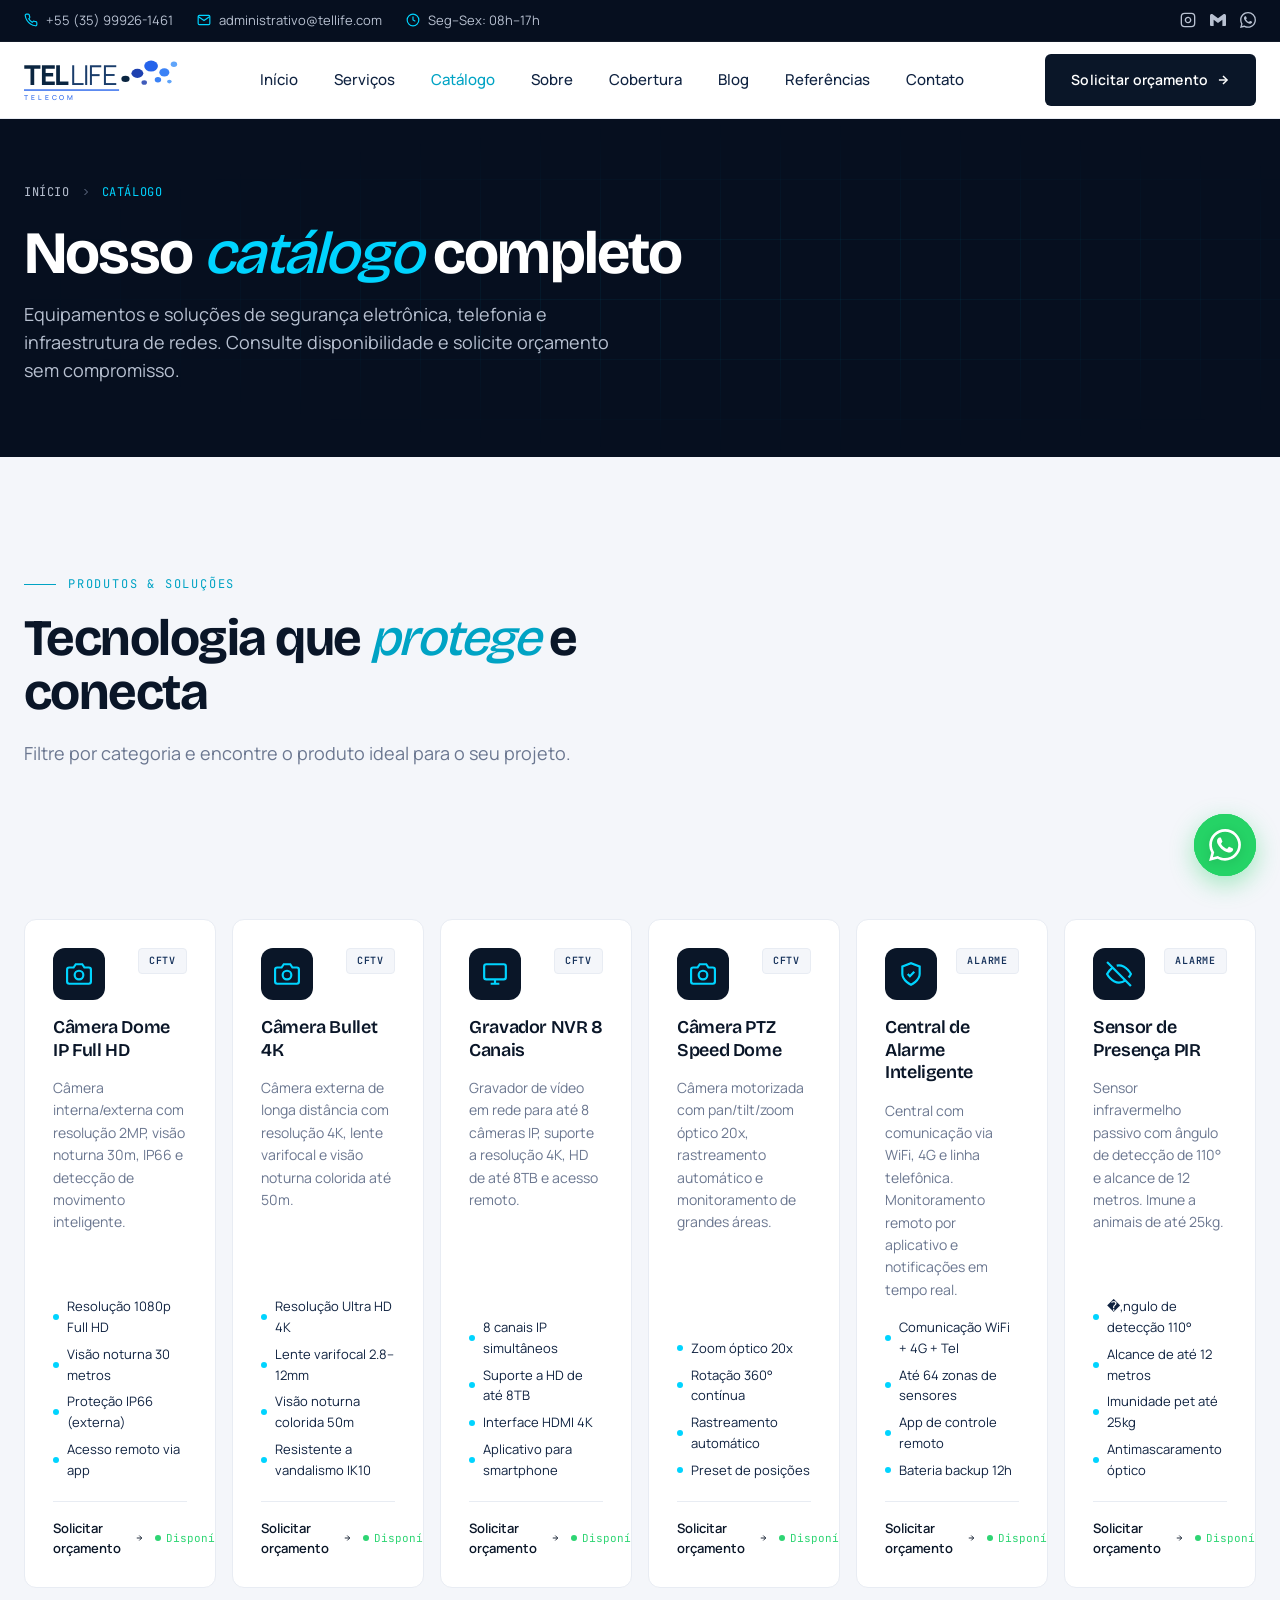
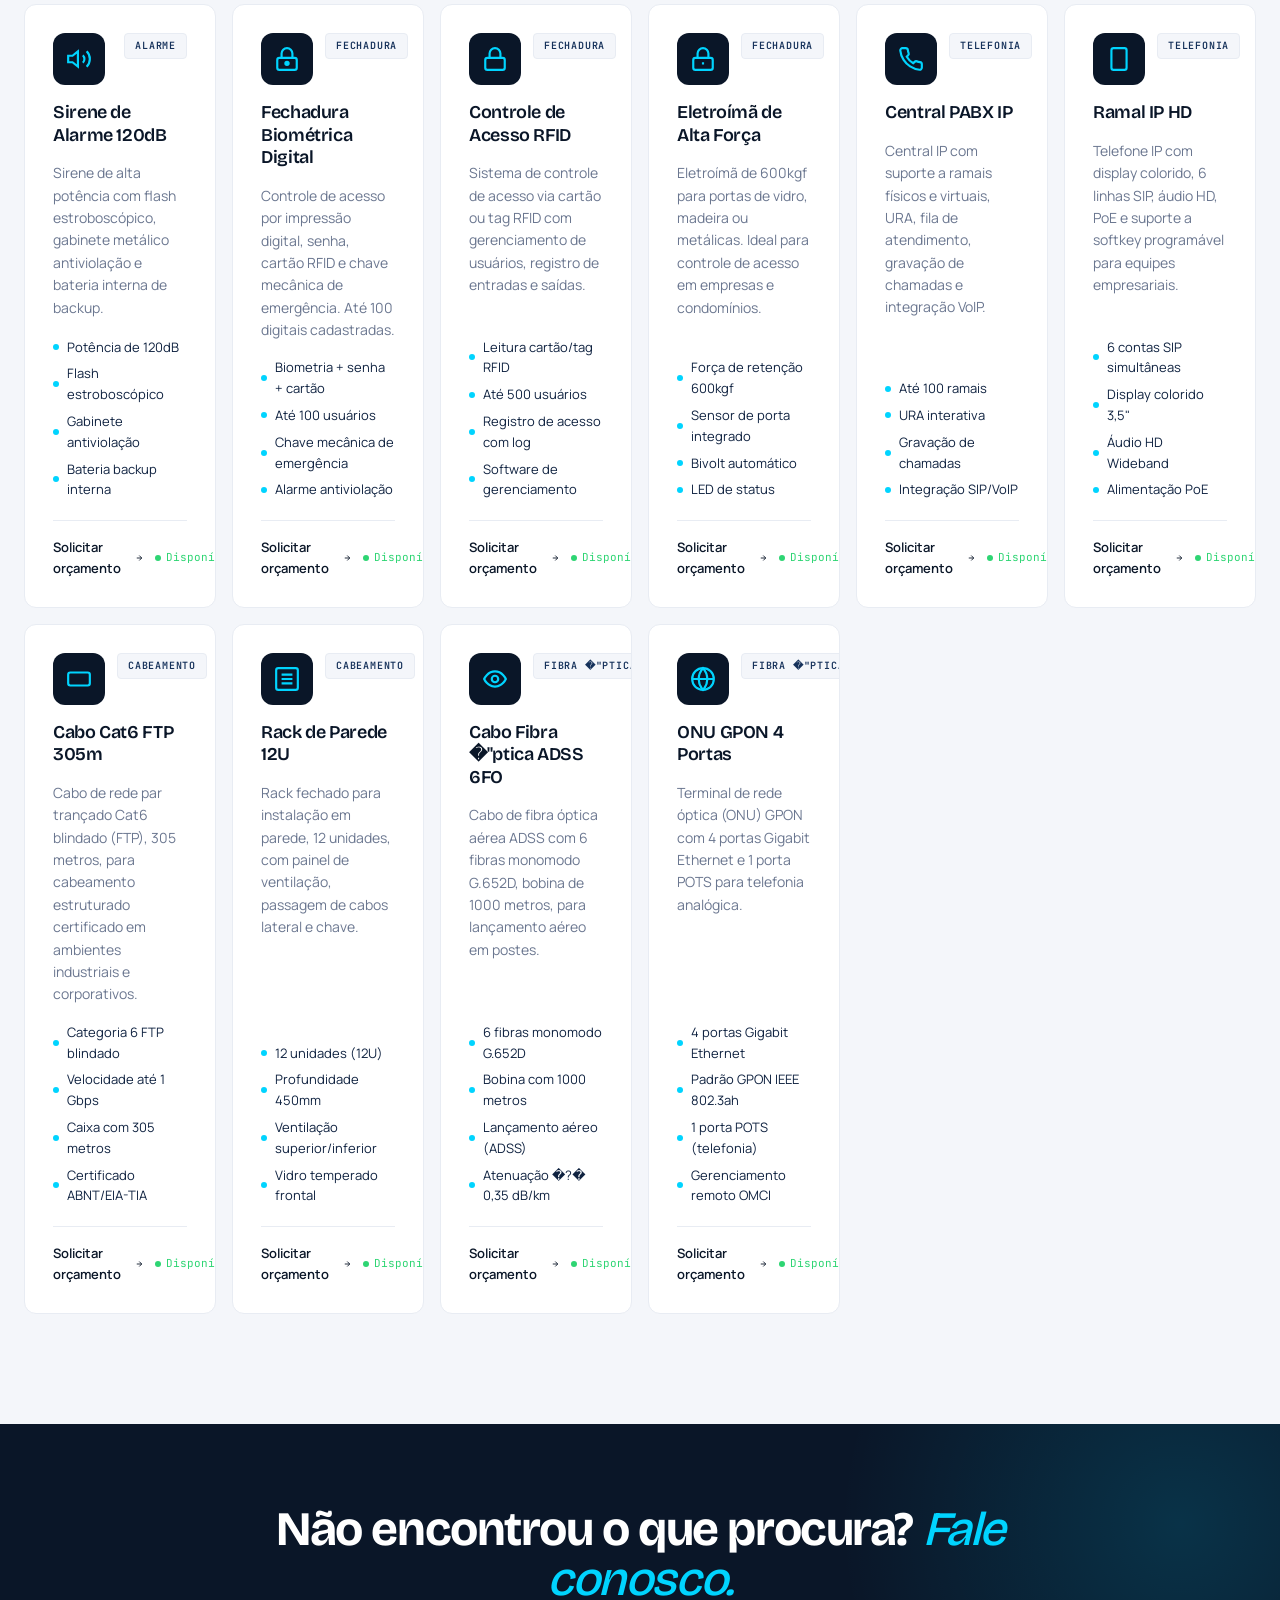
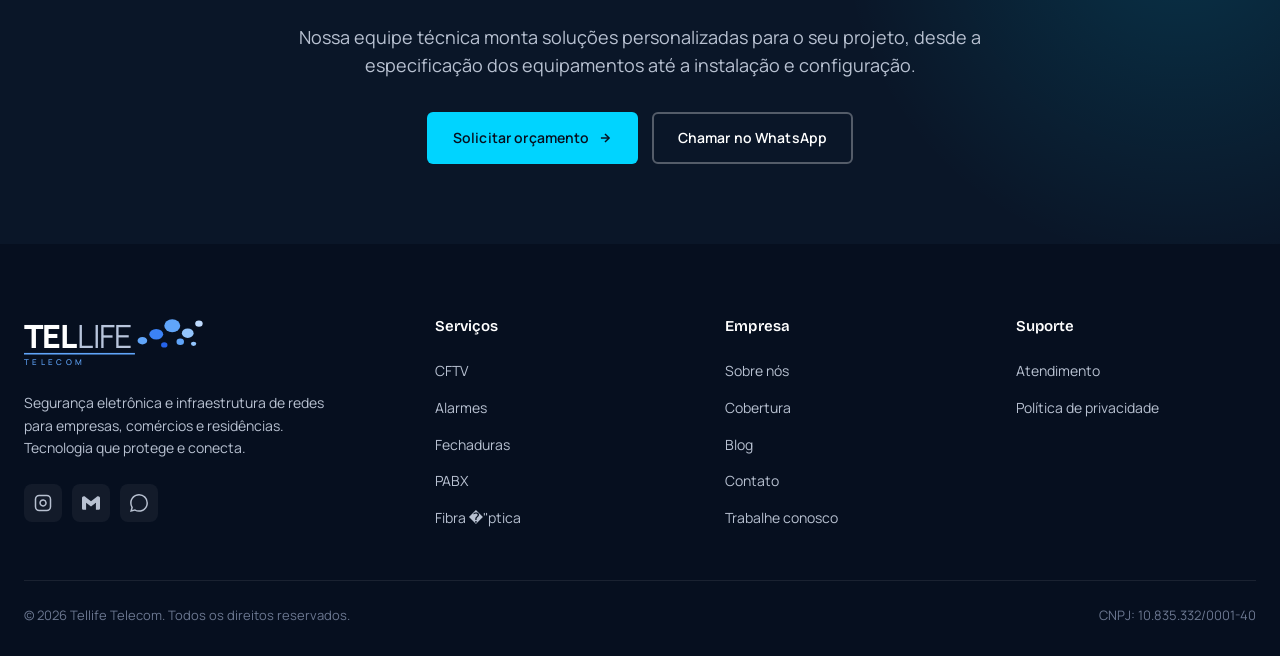
<file: produtos.html>
<!DOCTYPE html>
<html lang="pt-BR">
<head>
<meta charset="UTF-8">
<meta name="viewport" content="width=device-width, initial-scale=1.0">
<title>Catálogo de Produtos – Tellife Telecom</title>
<meta name="description" content="Catálogo completo de produtos e soluções da Tellife Telecom: câmeras CFTV, sistemas de alarme, fechaduras eletrônicas, PABX, cabeamento estruturado e fibra óptica.">
<meta property="og:title" content="Catálogo de Produtos – Tellife Telecom">
<meta property="og:description" content="Câmeras CFTV, alarmes, fechaduras eletrônicas, PABX, cabeamento estruturado e fibra óptica. Soluções completas para sua empresa.">
<meta property="og:type" content="website">
<meta property="og:url" content="https://tellife-wxcq.vercel.app/produtos.html">
<meta property="og:image" content="https://tellife-wxcq.vercel.app/og-image.svg">
<meta property="og:site_name" content="Tellife Telecom">
<meta property="og:locale" content="pt_BR">
<meta name="twitter:card" content="summary_large_image">
<meta name="twitter:title" content="Catálogo de Produtos – Tellife Telecom">
<meta name="twitter:description" content="Câmeras CFTV, alarmes, fechaduras eletrônicas, PABX, cabeamento estruturado e fibra óptica.">
<meta name="twitter:image" content="https://tellife-wxcq.vercel.app/og-image.svg">
<link rel="icon" type="image/svg+xml" href="data:image/svg+xml,%3Csvg xmlns='http://www.w3.org/2000/svg' viewBox='0 0 100 100'%3E%3Crect width='100' height='100' rx='18' fill='%230a2540'/%3E%3Ccircle cx='72' cy='28' r='10' fill='%232563eb'/%3E%3Ccircle cx='52' cy='38' r='7' fill='%2360a5fa'/%3E%3Ctext x='50' y='72' text-anchor='middle' font-family='Arial Black,sans-serif' font-weight='900' font-size='34' fill='%23ffffff'%3ETL%3C/text%3E%3C/svg%3E">
<link rel="preconnect" href="https://fonts.googleapis.com">
<link rel="preconnect" href="https://fonts.gstatic.com" crossorigin>
<link href="https://fonts.googleapis.com/css2?family=Bricolage+Grotesque:opsz,wght@12..96,400;12..96,500;12..96,600;12..96,700;12..96,800&family=Manrope:wght@300;400;500;600;700&family=JetBrains+Mono:wght@400;500&display=swap" rel="stylesheet">
<link rel="stylesheet" href="style.css">
<!-- Google Analytics — substitua G-1DSR8QJQ5E pelo seu ID em analytics.google.com -->
<script async src="https://www.googletagmanager.com/gtag/js?id=G-1DSR8QJQ5E"></script>
<script>window.dataLayer=window.dataLayer||[];function gtag(){dataLayer.push(arguments);}gtag('js',new Date());gtag('config','G-1DSR8QJQ5E');</script>
<script type="application/ld+json">
{
  "@context": "https://schema.org",
  "@type": ["LocalBusiness", "ProfessionalService"],
  "@id": "https://tellife-wxcq.vercel.app/#business",
  "name": "Tellife Telecom",
  "description": "Especialistas em CFTV, alarmes, fechaduras eletrônicas, PABX, cabeamento estruturado e fibra óptica. Mais de 17 anos de experiência e +500 projetos concluídos no Sul de Minas, São Paulo e Brasil.",
  "url": "https://tellife-wxcq.vercel.app/",
  "telephone": "+55-35-99926-1461",
  "email": "administrativo@tellife.com",
  "logo": "https://tellife-wxcq.vercel.app/og-image.svg",
  "image": "https://tellife-wxcq.vercel.app/og-image.svg",
  "address": {
    "@type": "PostalAddress",
    "addressLocality": "Pouso Alegre",
    "addressRegion": "MG",
    "addressCountry": "BR"
  },
  "geo": {
    "@type": "GeoCoordinates",
    "latitude": -22.2295,
    "longitude": -45.9294
  },
  "areaServed": [
    {"@type": "AdministrativeArea", "name": "Sul de Minas Gerais"},
    {"@type": "State", "name": "São Paulo"},
    {"@type": "Country", "name": "Brasil"}
  ],
  "openingHoursSpecification": [
    {
      "@type": "OpeningHoursSpecification",
      "dayOfWeek": ["Monday", "Tuesday", "Wednesday", "Thursday", "Friday"],
      "opens": "08:00",
      "closes": "17:00"
    }
  ],
  "contactPoint": {
    "@type": "ContactPoint",
    "telephone": "+55-35-99926-1461",
    "contactType": "customer service",
    "availableLanguage": "Portuguese"
  },
  "sameAs": [
    "https://www.instagram.com/tellife.pa/"
  ],
  "hasOfferCatalog": {
    "@type": "OfferCatalog",
    "name": "Serviços de Segurança Eletrônica e Infraestrutura",
    "itemListElement": [
      {"@type": "Offer", "itemOffered": {"@type": "Service", "name": "CFTV — Circuito Fechado de TV"}},
      {"@type": "Offer", "itemOffered": {"@type": "Service", "name": "Alarmes e Controle de Acesso"}},
      {"@type": "Offer", "itemOffered": {"@type": "Service", "name": "Fechaduras Eletrônicas e Biometria"}},
      {"@type": "Offer", "itemOffered": {"@type": "Service", "name": "PABX e Telefonia Corporativa"}},
      {"@type": "Offer", "itemOffered": {"@type": "Service", "name": "Cabeamento Estruturado e Fibra Óptica"}}
    ]
  }
}
</script>
</head>
<body>

<!-- TOP BAR -->
<div class="topbar">
  <div class="container">
    <div class="topbar-info">
      <span><svg viewBox="0 0 24 24" fill="none" stroke="currentColor" stroke-width="2"><path d="M22 16.92v3a2 2 0 0 1-2.18 2 19.79 19.79 0 0 1-8.63-3.07 19.5 19.5 0 0 1-6-6 19.79 19.79 0 0 1-3.07-8.67A2 2 0 0 1 4.11 2h3a2 2 0 0 1 2 1.72c.127.96.361 1.903.7 2.81a2 2 0 0 1-.45 2.11L8.09 9.91a16 16 0 0 0 6 6l1.27-1.27a2 2 0 0 1 2.11-.45c.907.339 1.85.573 2.81.7A2 2 0 0 1 22 16.92z"/></svg> +55 (35) 99926-1461</span>
      <span><svg viewBox="0 0 24 24" fill="none" stroke="currentColor" stroke-width="2"><path d="M4 4h16c1.1 0 2 .9 2 2v12c0 1.1-.9 2-2 2H4c-1.1 0-2-.9-2-2V6c0-1.1.9-2 2-2z"/><polyline points="22,6 12,13 2,6"/></svg> administrativo@tellife.com</span>
      <span><svg viewBox="0 0 24 24" fill="none" stroke="currentColor" stroke-width="2"><circle cx="12" cy="12" r="10"/><polyline points="12 6 12 12 16 14"/></svg> Seg–Sex: 08h–17h</span>
    </div>
    <div class="topbar-social">
      <a href="https://www.instagram.com/tellife.pa/" target="_blank" rel="noopener noreferrer" aria-label="Instagram"><svg viewBox="0 0 24 24" fill="none" stroke="currentColor" stroke-width="2"><rect x="2" y="2" width="20" height="20" rx="5"/><path d="M16 11.37A4 4 0 1 1 12.63 8 4 4 0 0 1 16 11.37z"/><line x1="17.5" y1="6.5" x2="17.51" y2="6.5"/></svg></a>
      <a href="mailto:administrativo@tellife.com" aria-label="Gmail"><svg viewBox="0 0 24 24" fill="currentColor"><path d="M24 5.457v13.909c0 .904-.732 1.636-1.636 1.636h-3.819V11.73L12 16.64l-6.545-4.91v9.273H1.636A1.636 1.636 0 0 1 0 19.366V5.457c0-2.023 2.309-3.178 3.927-1.964L5.455 4.64 12 9.548l6.545-4.908 1.528-1.147C21.69 2.28 24 3.434 24 5.457z"/></svg></a>

      <a href="https://wa.me/5535999261461" target="_blank" rel="noopener noreferrer" aria-label="WhatsApp"><svg viewBox="0 0 24 24" fill="currentColor"><path d="M.057 24l1.687-6.163a11.867 11.867 0 0 1-1.587-5.946C.16 5.335 5.495 0 12.05 0a11.817 11.817 0 0 1 8.413 3.488 11.824 11.824 0 0 1 3.48 8.414c-.003 6.557-5.338 11.892-11.893 11.892a11.9 11.9 0 0 1-5.688-1.448L.057 24zm6.597-3.807c1.676.995 3.276 1.591 5.392 1.592 5.448 0 9.886-4.434 9.889-9.885.002-5.462-4.415-9.89-9.881-9.892-5.452 0-9.887 4.434-9.889 9.884-.001 2.225.651 3.891 1.746 5.634l-.999 3.648 3.742-.981zm11.387-5.464c-.074-.124-.272-.198-.57-.347-.297-.149-1.758-.868-2.031-.967-.272-.099-.47-.149-.669.149-.198.297-.768.967-.941 1.165-.173.198-.347.223-.644.074-.297-.149-1.255-.462-2.39-1.475-.883-.788-1.48-1.761-1.653-2.059-.173-.297-.018-.458.13-.606.134-.133.297-.347.446-.521.151-.172.2-.296.3-.495.099-.198.05-.372-.025-.521-.075-.148-.669-1.611-.916-2.206-.242-.579-.487-.501-.669-.51l-.57-.01c-.198 0-.52.074-.792.372s-1.04 1.016-1.04 2.479 1.065 2.876 1.213 3.074c.149.198 2.095 3.2 5.076 4.487.71.306 1.263.489 1.694.626.712.226 1.36.194 1.872.118.571-.085 1.758-.719 2.006-1.413.248-.695.248-1.29.173-1.414z"/></svg></a>
    </div>
  </div>
</div>

<!-- NAVBAR -->
<nav class="nav" id="nav">
  <div class="container">
    <a href="index.html" class="logo" aria-label="Tellife Telecom – página inicial">
      <svg class="logo-svg" viewBox="0 0 340 105" xmlns="http://www.w3.org/2000/svg">
        <ellipse cx="222" cy="50" rx="9" ry="7" fill="#0a2540"/>
        <ellipse cx="248" cy="38" rx="13" ry="10" fill="#1e40af"/>
        <ellipse cx="278" cy="22" rx="15" ry="12" fill="#2563eb"/>
        <ellipse cx="307" cy="36" rx="11" ry="9" fill="#3b82f6"/>
        <ellipse cx="328" cy="18" rx="7" ry="6" fill="#60a5fa"/>
        <ellipse cx="263" cy="58" rx="6" ry="5" fill="#1e40af" opacity="0.85"/>
        <ellipse cx="293" cy="52" rx="7" ry="6" fill="#3b82f6"/>
        <ellipse cx="318" cy="56" rx="5" ry="4" fill="#60a5fa"/>
        <text x="0" y="64" font-family="Manrope, system-ui, sans-serif" font-weight="900" font-size="60" letter-spacing="-0.05em" fill="#0a2540">TEL</text>
        <text x="100" y="64" font-family="Manrope, system-ui, sans-serif" font-weight="400" font-size="60" letter-spacing="-0.025em" fill="#1a3d6b">LIFE</text>
        <rect x="0" y="73" width="208" height="3" fill="#2563eb"/>
        <text x="0" y="96" font-family="Manrope, system-ui, sans-serif" font-weight="500" font-size="15" letter-spacing="0.42em" fill="#2563eb">TELECOM</text>
      </svg>
    </a>
    <ul class="nav-links" id="navLinks">
      <li><a href="index.html">Início</a></li>
      <li><a href="index.html#servicos">Serviços</a></li>
      <li><a href="produtos.html" style="color: var(--accent-dim);">Catálogo</a></li>
      <li><a href="index.html#sobre">Sobre</a></li>
      <li><a href="index.html#cobertura">Cobertura</a></li>
      <li><a href="index.html#blog">Blog</a></li>
      <li><a href="referencias.html">Referências</a></li>
      <li><a href="index.html#contato">Contato</a></li>
    </ul>
    <a href="index.html#contato" class="btn btn-primary">
      Solicitar orçamento
      <svg width="14" height="14" viewBox="0 0 24 24" fill="none" stroke="currentColor" stroke-width="2.5"><line x1="5" y1="12" x2="19" y2="12"/><polyline points="12 5 19 12 12 19"/></svg>
    </a>
    <button class="mobile-toggle" id="mobileToggle" aria-label="Menu">
      <span></span><span></span><span></span>
    </button>
  </div>
</nav>

<!-- PAGE HERO -->
<div class="page-hero">
  <div class="container">
    <div class="breadcrumb">
      <a href="index.html">Início</a>
      <svg width="12" height="12" viewBox="0 0 24 24" fill="none" stroke="currentColor" stroke-width="2"><polyline points="9 18 15 12 9 6"/></svg>
      <span>Catálogo</span>
    </div>
    <h1>Nosso <em>catálogo</em> completo</h1>
    <p>Equipamentos e soluções de segurança eletrônica, telefonia e infraestrutura de redes. Consulte disponibilidade e solicite orçamento sem compromisso.</p>
  </div>
</div>

<!-- CATÁLOGO -->
<section class="catalog-section">
  <div class="container">

    <div class="section-head reveal">
      <span class="section-num">Produtos & Soluções</span>
      <h2 class="section-title">Tecnologia que <em>protege</em> e conecta</h2>
      <p>Filtre por categoria e encontre o produto ideal para o seu projeto.</p>
    </div>

    <!-- FILTROS -->
    <div class="catalog-filters reveal">
      <button class="filter-btn active" data-filter="todos">Todos</button>
      <button class="filter-btn" data-filter="cftv">CFTV</button>
      <button class="filter-btn" data-filter="alarme">Alarme</button>
      <button class="filter-btn" data-filter="fechadura">Fechaduras</button>
      <button class="filter-btn" data-filter="telefonia">Telefonia</button>
      <button class="filter-btn" data-filter="cabeamento">Cabeamento</button>
      <button class="filter-btn" data-filter="fibra">Fibra �"ptica</button>
    </div>

    <!-- GRID DE PRODUTOS -->
    <div class="catalog-grid" id="catalogGrid">

      <!-- CFTV -->
      <article class="product-card reveal" data-category="cftv">
        <div class="product-card-top">
          <div class="product-icon">
            <svg viewBox="0 0 24 24" fill="none" stroke="currentColor" stroke-width="2"><path d="M23 19a2 2 0 0 1-2 2H3a2 2 0 0 1-2-2V8a2 2 0 0 1 2-2h4l2-3h6l2 3h4a2 2 0 0 1 2 2z"/><circle cx="12" cy="13" r="4"/></svg>
          </div>
          <span class="product-tag">CFTV</span>
        </div>
        <h3>Câmera Dome IP Full HD</h3>
        <p>Câmera interna/externa com resolução 2MP, visão noturna 30m, IP66 e detecção de movimento inteligente.</p>
        <ul class="product-features">
          <li>Resolução 1080p Full HD</li>
          <li>Visão noturna 30 metros</li>
          <li>Proteção IP66 (externa)</li>
          <li>Acesso remoto via app</li>
        </ul>
        <div class="product-cta">
          <a href="index.html#contato" class="btn-orcamento">
            Solicitar orçamento
            <svg viewBox="0 0 24 24" fill="none" stroke="currentColor" stroke-width="2.5"><line x1="5" y1="12" x2="19" y2="12"/><polyline points="12 5 19 12 12 19"/></svg>
          </a>
          <span class="badge-disponivel">Disponível</span>
        </div>
      </article>

      <article class="product-card reveal" data-category="cftv">
        <div class="product-card-top">
          <div class="product-icon">
            <svg viewBox="0 0 24 24" fill="none" stroke="currentColor" stroke-width="2"><path d="M23 19a2 2 0 0 1-2 2H3a2 2 0 0 1-2-2V8a2 2 0 0 1 2-2h4l2-3h6l2 3h4a2 2 0 0 1 2 2z"/><circle cx="12" cy="13" r="4"/></svg>
          </div>
          <span class="product-tag">CFTV</span>
        </div>
        <h3>Câmera Bullet 4K</h3>
        <p>Câmera externa de longa distância com resolução 4K, lente varifocal e visão noturna colorida até 50m.</p>
        <ul class="product-features">
          <li>Resolução Ultra HD 4K</li>
          <li>Lente varifocal 2.8–12mm</li>
          <li>Visão noturna colorida 50m</li>
          <li>Resistente a vandalismo IK10</li>
        </ul>
        <div class="product-cta">
          <a href="index.html#contato" class="btn-orcamento">
            Solicitar orçamento
            <svg viewBox="0 0 24 24" fill="none" stroke="currentColor" stroke-width="2.5"><line x1="5" y1="12" x2="19" y2="12"/><polyline points="12 5 19 12 12 19"/></svg>
          </a>
          <span class="badge-disponivel">Disponível</span>
        </div>
      </article>

      <article class="product-card reveal" data-category="cftv">
        <div class="product-card-top">
          <div class="product-icon">
            <svg viewBox="0 0 24 24" fill="none" stroke="currentColor" stroke-width="2"><rect x="2" y="3" width="20" height="14" rx="2"/><line x1="8" y1="21" x2="16" y2="21"/><line x1="12" y1="17" x2="12" y2="21"/></svg>
          </div>
          <span class="product-tag">CFTV</span>
        </div>
        <h3>Gravador NVR 8 Canais</h3>
        <p>Gravador de vídeo em rede para até 8 câmeras IP, suporte a resolução 4K, HD de até 8TB e acesso remoto.</p>
        <ul class="product-features">
          <li>8 canais IP simultâneos</li>
          <li>Suporte a HD de até 8TB</li>
          <li>Interface HDMI 4K</li>
          <li>Aplicativo para smartphone</li>
        </ul>
        <div class="product-cta">
          <a href="index.html#contato" class="btn-orcamento">
            Solicitar orçamento
            <svg viewBox="0 0 24 24" fill="none" stroke="currentColor" stroke-width="2.5"><line x1="5" y1="12" x2="19" y2="12"/><polyline points="12 5 19 12 12 19"/></svg>
          </a>
          <span class="badge-disponivel">Disponível</span>
        </div>
      </article>

      <article class="product-card reveal" data-category="cftv">
        <div class="product-card-top">
          <div class="product-icon">
            <svg viewBox="0 0 24 24" fill="none" stroke="currentColor" stroke-width="2"><path d="M23 19a2 2 0 0 1-2 2H3a2 2 0 0 1-2-2V8a2 2 0 0 1 2-2h4l2-3h6l2 3h4a2 2 0 0 1 2 2z"/><circle cx="12" cy="13" r="4"/><path d="M7 8h.01M17 8h.01"/></svg>
          </div>
          <span class="product-tag">CFTV</span>
        </div>
        <h3>Câmera PTZ Speed Dome</h3>
        <p>Câmera motorizada com pan/tilt/zoom óptico 20x, rastreamento automático e monitoramento de grandes áreas.</p>
        <ul class="product-features">
          <li>Zoom óptico 20x</li>
          <li>Rotação 360° contínua</li>
          <li>Rastreamento automático</li>
          <li>Preset de posições</li>
        </ul>
        <div class="product-cta">
          <a href="index.html#contato" class="btn-orcamento">
            Solicitar orçamento
            <svg viewBox="0 0 24 24" fill="none" stroke="currentColor" stroke-width="2.5"><line x1="5" y1="12" x2="19" y2="12"/><polyline points="12 5 19 12 12 19"/></svg>
          </a>
          <span class="badge-disponivel">Disponível</span>
        </div>
      </article>

      <!-- ALARME -->
      <article class="product-card reveal" data-category="alarme">
        <div class="product-card-top">
          <div class="product-icon">
            <svg viewBox="0 0 24 24" fill="none" stroke="currentColor" stroke-width="2"><path d="M12 22s8-4 8-10V5l-8-3-8 3v7c0 6 8 10 8 10z"/><path d="M9 12l2 2 4-4"/></svg>
          </div>
          <span class="product-tag">Alarme</span>
        </div>
        <h3>Central de Alarme Inteligente</h3>
        <p>Central com comunicação via WiFi, 4G e linha telefônica. Monitoramento remoto por aplicativo e notificações em tempo real.</p>
        <ul class="product-features">
          <li>Comunicação WiFi + 4G + Tel</li>
          <li>Até 64 zonas de sensores</li>
          <li>App de controle remoto</li>
          <li>Bateria backup 12h</li>
        </ul>
        <div class="product-cta">
          <a href="index.html#contato" class="btn-orcamento">
            Solicitar orçamento
            <svg viewBox="0 0 24 24" fill="none" stroke="currentColor" stroke-width="2.5"><line x1="5" y1="12" x2="19" y2="12"/><polyline points="12 5 19 12 12 19"/></svg>
          </a>
          <span class="badge-disponivel">Disponível</span>
        </div>
      </article>

      <article class="product-card reveal" data-category="alarme">
        <div class="product-card-top">
          <div class="product-icon">
            <svg viewBox="0 0 24 24" fill="none" stroke="currentColor" stroke-width="2"><path d="M17.94 17.94A10.07 10.07 0 0 1 12 20c-7 0-11-8-11-8a18.45 18.45 0 0 1 5.06-5.94"/><path d="M9.9 4.24A9.12 9.12 0 0 1 12 4c7 0 11 8 11 8a18.5 18.5 0 0 1-2.16 3.19"/><line x1="1" y1="1" x2="23" y2="23"/></svg>
          </div>
          <span class="product-tag">Alarme</span>
        </div>
        <h3>Sensor de Presença PIR</h3>
        <p>Sensor infravermelho passivo com ângulo de detecção de 110° e alcance de 12 metros. Imune a animais de até 25kg.</p>
        <ul class="product-features">
          <li>�,ngulo de detecção 110°</li>
          <li>Alcance de até 12 metros</li>
          <li>Imunidade pet até 25kg</li>
          <li>Antimascaramento óptico</li>
        </ul>
        <div class="product-cta">
          <a href="index.html#contato" class="btn-orcamento">
            Solicitar orçamento
            <svg viewBox="0 0 24 24" fill="none" stroke="currentColor" stroke-width="2.5"><line x1="5" y1="12" x2="19" y2="12"/><polyline points="12 5 19 12 12 19"/></svg>
          </a>
          <span class="badge-disponivel">Disponível</span>
        </div>
      </article>

      <article class="product-card reveal" data-category="alarme">
        <div class="product-card-top">
          <div class="product-icon">
            <svg viewBox="0 0 24 24" fill="none" stroke="currentColor" stroke-width="2"><polygon points="11 5 6 9 2 9 2 15 6 15 11 19 11 5"/><path d="M15.54 8.46a5 5 0 0 1 0 7.07"/><path d="M19.07 4.93a10 10 0 0 1 0 14.14"/></svg>
          </div>
          <span class="product-tag">Alarme</span>
        </div>
        <h3>Sirene de Alarme 120dB</h3>
        <p>Sirene de alta potência com flash estroboscópico, gabinete metálico antiviolação e bateria interna de backup.</p>
        <ul class="product-features">
          <li>Potência de 120dB</li>
          <li>Flash estroboscópico</li>
          <li>Gabinete antiviolação</li>
          <li>Bateria backup interna</li>
        </ul>
        <div class="product-cta">
          <a href="index.html#contato" class="btn-orcamento">
            Solicitar orçamento
            <svg viewBox="0 0 24 24" fill="none" stroke="currentColor" stroke-width="2.5"><line x1="5" y1="12" x2="19" y2="12"/><polyline points="12 5 19 12 12 19"/></svg>
          </a>
          <span class="badge-disponivel">Disponível</span>
        </div>
      </article>

      <!-- FECHADURAS -->
      <article class="product-card reveal" data-category="fechadura">
        <div class="product-card-top">
          <div class="product-icon">
            <svg viewBox="0 0 24 24" fill="none" stroke="currentColor" stroke-width="2"><rect x="3" y="11" width="18" height="11" rx="2"/><path d="M7 11V7a5 5 0 0 1 10 0v4"/><circle cx="12" cy="16" r="1.5" fill="currentColor"/></svg>
          </div>
          <span class="product-tag">Fechadura</span>
        </div>
        <h3>Fechadura Biométrica Digital</h3>
        <p>Controle de acesso por impressão digital, senha, cartão RFID e chave mecânica de emergência. Até 100 digitais cadastradas.</p>
        <ul class="product-features">
          <li>Biometria + senha + cartão</li>
          <li>Até 100 usuários</li>
          <li>Chave mecânica de emergência</li>
          <li>Alarme antiviolação</li>
        </ul>
        <div class="product-cta">
          <a href="index.html#contato" class="btn-orcamento">
            Solicitar orçamento
            <svg viewBox="0 0 24 24" fill="none" stroke="currentColor" stroke-width="2.5"><line x1="5" y1="12" x2="19" y2="12"/><polyline points="12 5 19 12 12 19"/></svg>
          </a>
          <span class="badge-disponivel">Disponível</span>
        </div>
      </article>

      <article class="product-card reveal" data-category="fechadura">
        <div class="product-card-top">
          <div class="product-icon">
            <svg viewBox="0 0 24 24" fill="none" stroke="currentColor" stroke-width="2"><rect x="3" y="11" width="18" height="11" rx="2"/><path d="M7 11V7a5 5 0 0 1 10 0v4"/></svg>
          </div>
          <span class="product-tag">Fechadura</span>
        </div>
        <h3>Controle de Acesso RFID</h3>
        <p>Sistema de controle de acesso via cartão ou tag RFID com gerenciamento de usuários, registro de entradas e saídas.</p>
        <ul class="product-features">
          <li>Leitura cartão/tag RFID</li>
          <li>Até 500 usuários</li>
          <li>Registro de acesso com log</li>
          <li>Software de gerenciamento</li>
        </ul>
        <div class="product-cta">
          <a href="index.html#contato" class="btn-orcamento">
            Solicitar orçamento
            <svg viewBox="0 0 24 24" fill="none" stroke="currentColor" stroke-width="2.5"><line x1="5" y1="12" x2="19" y2="12"/><polyline points="12 5 19 12 12 19"/></svg>
          </a>
          <span class="badge-disponivel">Disponível</span>
        </div>
      </article>

      <article class="product-card reveal" data-category="fechadura">
        <div class="product-card-top">
          <div class="product-icon">
            <svg viewBox="0 0 24 24" fill="none" stroke="currentColor" stroke-width="2"><rect x="3" y="11" width="18" height="11" rx="2"/><path d="M7 11V7a5 5 0 0 1 10 0v4"/><line x1="12" y1="15" x2="12" y2="17"/></svg>
          </div>
          <span class="product-tag">Fechadura</span>
        </div>
        <h3>Eletroímã de Alta Força</h3>
        <p>Eletroímã de 600kgf para portas de vidro, madeira ou metálicas. Ideal para controle de acesso em empresas e condomínios.</p>
        <ul class="product-features">
          <li>Força de retenção 600kgf</li>
          <li>Sensor de porta integrado</li>
          <li>Bivolt automático</li>
          <li>LED de status</li>
        </ul>
        <div class="product-cta">
          <a href="index.html#contato" class="btn-orcamento">
            Solicitar orçamento
            <svg viewBox="0 0 24 24" fill="none" stroke="currentColor" stroke-width="2.5"><line x1="5" y1="12" x2="19" y2="12"/><polyline points="12 5 19 12 12 19"/></svg>
          </a>
          <span class="badge-disponivel">Disponível</span>
        </div>
      </article>

      <!-- TELEFONIA -->
      <article class="product-card reveal" data-category="telefonia">
        <div class="product-card-top">
          <div class="product-icon">
            <svg viewBox="0 0 24 24" fill="none" stroke="currentColor" stroke-width="2"><path d="M22 16.92v3a2 2 0 0 1-2.18 2 19.79 19.79 0 0 1-8.63-3.07 19.5 19.5 0 0 1-6-6 19.79 19.79 0 0 1-3.07-8.67A2 2 0 0 1 4.11 2h3a2 2 0 0 1 2 1.72c.127.96.361 1.903.7 2.81a2 2 0 0 1-.45 2.11L8.09 9.91a16 16 0 0 0 6 6l1.27-1.27a2 2 0 0 1 2.11-.45c.907.339 1.85.573 2.81.7A2 2 0 0 1 22 16.92z"/></svg>
          </div>
          <span class="product-tag">Telefonia</span>
        </div>
        <h3>Central PABX IP</h3>
        <p>Central IP com suporte a ramais físicos e virtuais, URA, fila de atendimento, gravação de chamadas e integração VoIP.</p>
        <ul class="product-features">
          <li>Até 100 ramais</li>
          <li>URA interativa</li>
          <li>Gravação de chamadas</li>
          <li>Integração SIP/VoIP</li>
        </ul>
        <div class="product-cta">
          <a href="index.html#contato" class="btn-orcamento">
            Solicitar orçamento
            <svg viewBox="0 0 24 24" fill="none" stroke="currentColor" stroke-width="2.5"><line x1="5" y1="12" x2="19" y2="12"/><polyline points="12 5 19 12 12 19"/></svg>
          </a>
          <span class="badge-disponivel">Disponível</span>
        </div>
      </article>

      <article class="product-card reveal" data-category="telefonia">
        <div class="product-card-top">
          <div class="product-icon">
            <svg viewBox="0 0 24 24" fill="none" stroke="currentColor" stroke-width="2"><rect x="5" y="2" width="14" height="20" rx="2"/><line x1="12" y1="18" x2="12.01" y2="18"/></svg>
          </div>
          <span class="product-tag">Telefonia</span>
        </div>
        <h3>Ramal IP HD</h3>
        <p>Telefone IP com display colorido, 6 linhas SIP, áudio HD, PoE e suporte a softkey programável para equipes empresariais.</p>
        <ul class="product-features">
          <li>6 contas SIP simultâneas</li>
          <li>Display colorido 3,5"</li>
          <li>Áudio HD Wideband</li>
          <li>Alimentação PoE</li>
        </ul>
        <div class="product-cta">
          <a href="index.html#contato" class="btn-orcamento">
            Solicitar orçamento
            <svg viewBox="0 0 24 24" fill="none" stroke="currentColor" stroke-width="2.5"><line x1="5" y1="12" x2="19" y2="12"/><polyline points="12 5 19 12 12 19"/></svg>
          </a>
          <span class="badge-disponivel">Disponível</span>
        </div>
      </article>

      <!-- CABEAMENTO -->
      <article class="product-card reveal" data-category="cabeamento">
        <div class="product-card-top">
          <div class="product-icon">
            <svg viewBox="0 0 24 24" fill="none" stroke="currentColor" stroke-width="2"><rect x="2" y="6" width="20" height="12" rx="2"/><line x1="6" y1="12" x2="6" y2="12"/><line x1="10" y1="12" x2="10" y2="12"/><line x1="14" y1="12" x2="14" y2="12"/><line x1="18" y1="12" x2="18" y2="12"/></svg>
          </div>
          <span class="product-tag">Cabeamento</span>
        </div>
        <h3>Cabo Cat6 FTP 305m</h3>
        <p>Cabo de rede par trançado Cat6 blindado (FTP), 305 metros, para cabeamento estruturado certificado em ambientes industriais e corporativos.</p>
        <ul class="product-features">
          <li>Categoria 6 FTP blindado</li>
          <li>Velocidade até 1 Gbps</li>
          <li>Caixa com 305 metros</li>
          <li>Certificado ABNT/EIA-TIA</li>
        </ul>
        <div class="product-cta">
          <a href="index.html#contato" class="btn-orcamento">
            Solicitar orçamento
            <svg viewBox="0 0 24 24" fill="none" stroke="currentColor" stroke-width="2.5"><line x1="5" y1="12" x2="19" y2="12"/><polyline points="12 5 19 12 12 19"/></svg>
          </a>
          <span class="badge-disponivel">Disponível</span>
        </div>
      </article>

      <article class="product-card reveal" data-category="cabeamento">
        <div class="product-card-top">
          <div class="product-icon">
            <svg viewBox="0 0 24 24" fill="none" stroke="currentColor" stroke-width="2"><rect x="2" y="2" width="20" height="20" rx="2"/><line x1="7" y1="12" x2="17" y2="12"/><line x1="7" y1="8" x2="17" y2="8"/><line x1="7" y1="16" x2="17" y2="16"/></svg>
          </div>
          <span class="product-tag">Cabeamento</span>
        </div>
        <h3>Rack de Parede 12U</h3>
        <p>Rack fechado para instalação em parede, 12 unidades, com painel de ventilação, passagem de cabos lateral e chave.</p>
        <ul class="product-features">
          <li>12 unidades (12U)</li>
          <li>Profundidade 450mm</li>
          <li>Ventilação superior/inferior</li>
          <li>Vidro temperado frontal</li>
        </ul>
        <div class="product-cta">
          <a href="index.html#contato" class="btn-orcamento">
            Solicitar orçamento
            <svg viewBox="0 0 24 24" fill="none" stroke="currentColor" stroke-width="2.5"><line x1="5" y1="12" x2="19" y2="12"/><polyline points="12 5 19 12 12 19"/></svg>
          </a>
          <span class="badge-disponivel">Disponível</span>
        </div>
      </article>

      <!-- FIBRA �"PTICA -->
      <article class="product-card reveal" data-category="fibra">
        <div class="product-card-top">
          <div class="product-icon">
            <svg viewBox="0 0 24 24" fill="none" stroke="currentColor" stroke-width="2"><path d="M2 12s3-7 10-7 10 7 10 7-3 7-10 7-10-7-10-7z"/><circle cx="12" cy="12" r="3"/></svg>
          </div>
          <span class="product-tag">Fibra �"ptica</span>
        </div>
        <h3>Cabo Fibra �"ptica ADSS 6FO</h3>
        <p>Cabo de fibra óptica aérea ADSS com 6 fibras monomodo G.652D, bobina de 1000 metros, para lançamento aéreo em postes.</p>
        <ul class="product-features">
          <li>6 fibras monomodo G.652D</li>
          <li>Bobina com 1000 metros</li>
          <li>Lançamento aéreo (ADSS)</li>
          <li>Atenuação �?� 0,35 dB/km</li>
        </ul>
        <div class="product-cta">
          <a href="index.html#contato" class="btn-orcamento">
            Solicitar orçamento
            <svg viewBox="0 0 24 24" fill="none" stroke="currentColor" stroke-width="2.5"><line x1="5" y1="12" x2="19" y2="12"/><polyline points="12 5 19 12 12 19"/></svg>
          </a>
          <span class="badge-disponivel">Disponível</span>
        </div>
      </article>

      <article class="product-card reveal" data-category="fibra">
        <div class="product-card-top">
          <div class="product-icon">
            <svg viewBox="0 0 24 24" fill="none" stroke="currentColor" stroke-width="2"><circle cx="12" cy="12" r="10"/><line x1="2" y1="12" x2="22" y2="12"/><path d="M12 2a15.3 15.3 0 0 1 4 10 15.3 15.3 0 0 1-4 10 15.3 15.3 0 0 1-4-10 15.3 15.3 0 0 1 4-10z"/></svg>
          </div>
          <span class="product-tag">Fibra �"ptica</span>
        </div>
        <h3>ONU GPON 4 Portas</h3>
        <p>Terminal de rede óptica (ONU) GPON com 4 portas Gigabit Ethernet e 1 porta POTS para telefonia analógica.</p>
        <ul class="product-features">
          <li>4 portas Gigabit Ethernet</li>
          <li>Padrão GPON IEEE 802.3ah</li>
          <li>1 porta POTS (telefonia)</li>
          <li>Gerenciamento remoto OMCI</li>
        </ul>
        <div class="product-cta">
          <a href="index.html#contato" class="btn-orcamento">
            Solicitar orçamento
            <svg viewBox="0 0 24 24" fill="none" stroke="currentColor" stroke-width="2.5"><line x1="5" y1="12" x2="19" y2="12"/><polyline points="12 5 19 12 12 19"/></svg>
          </a>
          <span class="badge-disponivel">Disponível</span>
        </div>
      </article>

    </div>
  </div>
</section>

<!-- CTA -->
<section class="cta-section">
  <div class="container">
    <div class="cta-box reveal">
      <h2>Não encontrou o que procura? <em>Fale conosco.</em></h2>
      <p>Nossa equipe técnica monta soluções personalizadas para o seu projeto, desde a especificação dos equipamentos até a instalação e configuração.</p>
      <div class="cta-actions">
        <a href="index.html#contato" class="btn btn-accent">
          Solicitar orçamento
          <svg width="14" height="14" viewBox="0 0 24 24" fill="none" stroke="currentColor" stroke-width="2.5"><line x1="5" y1="12" x2="19" y2="12"/><polyline points="12 5 19 12 12 19"/></svg>
        </a>
        <a href="https://wa.me/5535999261461" class="btn btn-outline" target="_blank" rel="noopener noreferrer">
          Chamar no WhatsApp
        </a>
      </div>
    </div>
  </div>
</section>

<!-- FOOTER -->
<footer>
  <div class="container">
    <div class="footer-grid">
      <div class="footer-brand">
        <a href="index.html" class="logo" aria-label="Tellife Telecom">
          <svg class="logo-svg" viewBox="0 0 340 105" xmlns="http://www.w3.org/2000/svg">
            <ellipse cx="222" cy="50" rx="9" ry="7" fill="#60a5fa"/>
            <ellipse cx="248" cy="38" rx="13" ry="10" fill="#3b82f6"/>
            <ellipse cx="278" cy="22" rx="15" ry="12" fill="#60a5fa"/>
            <ellipse cx="307" cy="36" rx="11" ry="9" fill="#93c5fd"/>
            <ellipse cx="328" cy="18" rx="7" ry="6" fill="#bfdbfe"/>
            <ellipse cx="263" cy="58" rx="6" ry="5" fill="#2563eb"/>
            <ellipse cx="293" cy="52" rx="7" ry="6" fill="#60a5fa"/>
            <ellipse cx="318" cy="56" rx="5" ry="4" fill="#93c5fd"/>
            <text x="0" y="64" font-family="Manrope, system-ui, sans-serif" font-weight="900" font-size="60" letter-spacing="-0.05em" fill="#ffffff">TEL</text>
            <text x="100" y="64" font-family="Manrope, system-ui, sans-serif" font-weight="400" font-size="60" letter-spacing="-0.025em" fill="#b8c5dc">LIFE</text>
            <rect x="0" y="73" width="208" height="3" fill="#60a5fa"/>
            <text x="0" y="96" font-family="Manrope, system-ui, sans-serif" font-weight="500" font-size="15" letter-spacing="0.42em" fill="#60a5fa">TELECOM</text>
          </svg>
        </a>
        <p>Segurança eletrônica e infraestrutura de redes para empresas, comércios e residências. Tecnologia que protege e conecta.</p>
        <div class="footer-social">
          <a href="https://www.instagram.com/tellife.pa/" target="_blank" rel="noopener noreferrer" aria-label="Instagram"><svg viewBox="0 0 24 24" fill="none" stroke="currentColor" stroke-width="2"><rect x="2" y="2" width="20" height="20" rx="5"/><path d="M16 11.37A4 4 0 1 1 12.63 8 4 4 0 0 1 16 11.37z"/><line x1="17.5" y1="6.5" x2="17.51" y2="6.5"/></svg></a>
          <a href="mailto:administrativo@tellife.com" aria-label="Gmail"><svg viewBox="0 0 24 24" fill="currentColor"><path d="M24 5.457v13.909c0 .904-.732 1.636-1.636 1.636h-3.819V11.73L12 16.64l-6.545-4.91v9.273H1.636A1.636 1.636 0 0 1 0 19.366V5.457c0-2.023 2.309-3.178 3.927-1.964L5.455 4.64 12 9.548l6.545-4.908 1.528-1.147C21.69 2.28 24 3.434 24 5.457z"/></svg></a>

          <a href="#" aria-label="WhatsApp"><svg viewBox="0 0 24 24" fill="currentColor"><path d="M.057 24l1.687-6.163a11.867 11.867 0 0 1-1.587-5.946C.16 5.335 5.495 0 12.05 0a11.817 11.817 0 0 1 8.413 3.488 11.824 11.824 0 0 1 3.48 8.414c-.003 6.557-5.338 11.892-11.893 11.892a11.9 11.9 0 0 1-5.688-1.448L.057 24zm6.597-3.807c1.676.995 3.276 1.591 5.392 1.592 5.448 0 9.886-4.434 9.889-9.885.002-5.462-4.415-9.89-9.881-9.892-5.452 0-9.887 4.434-9.889 9.884-.001 2.225.651 3.891 1.746 5.634l-.999 3.648 3.742-.981z"/></svg></a>
        </div>
      </div>
      <div class="footer-col">
        <h4>Serviços</h4>
        <ul>
          <li><a href="index.html#servicos">CFTV</a></li>
          <li><a href="index.html#servicos">Alarmes</a></li>
          <li><a href="index.html#servicos">Fechaduras</a></li>
          <li><a href="index.html#servicos">PABX</a></li>
          <li><a href="index.html#servicos">Fibra �"ptica</a></li>
        </ul>
      </div>
      <div class="footer-col">
        <h4>Empresa</h4>
        <ul>
          <li><a href="index.html#sobre">Sobre nós</a></li>
          <li><a href="index.html#cobertura">Cobertura</a></li>
          <li><a href="index.html#blog">Blog</a></li>
          <li><a href="index.html#contato">Contato</a></li>
          <li><a href="#">Trabalhe conosco</a></li>
        </ul>
      </div>
      <div class="footer-col">
        <h4>Suporte</h4>
        <ul>
          <li><a href="index.html#contato">Atendimento</a></li>
          <li><a href="politica-de-privacidade.html">Política de privacidade</a></li>
        </ul>
      </div>
    </div>
    <div class="footer-bottom">
      <div>© 2026 Tellife Telecom. Todos os direitos reservados.</div>
      <div class="legal">
        <span>CNPJ: 10.835.332/0001-40</span>
      </div>
    </div>
  </div>
</footer>

<!-- FLOATING WHATSAPP -->
<a href="https://wa.me/5535999261461?text=Ol%C3%A1!%20Vim%20pelo%20cat%C3%A1logo%20da%20Tellife%20e%20gostaria%20de%20um%20or%C3%A7amento." class="wa-float" aria-label="Fale conosco no WhatsApp" target="_blank" rel="noopener noreferrer">
  <svg viewBox="0 0 24 24" fill="currentColor"><path d="M.057 24l1.687-6.163a11.867 11.867 0 0 1-1.587-5.946C.16 5.335 5.495 0 12.05 0a11.817 11.817 0 0 1 8.413 3.488 11.824 11.824 0 0 1 3.48 8.414c-.003 6.557-5.338 11.892-11.893 11.892a11.9 11.9 0 0 1-5.688-1.448L.057 24zm6.597-3.807c1.676.995 3.276 1.591 5.392 1.592 5.448 0 9.886-4.434 9.889-9.885.002-5.462-4.415-9.89-9.881-9.892-5.452 0-9.887 4.434-9.889 9.884-.001 2.225.651 3.891 1.746 5.634l-.999 3.648 3.742-.981zm11.387-5.464c-.074-.124-.272-.198-.57-.347-.297-.149-1.758-.868-2.031-.967-.272-.099-.47-.149-.669.149-.198.297-.768.967-.941 1.165-.173.198-.347.223-.644.074-.297-.149-1.255-.462-2.39-1.475-.883-.788-1.48-1.761-1.653-2.059-.173-.297-.018-.458.13-.606.134-.133.297-.347.446-.521.151-.172.2-.296.3-.495.099-.198.05-.372-.025-.521-.075-.148-.669-1.611-.916-2.206-.242-.579-.487-.501-.669-.51l-.57-.01c-.198 0-.52.074-.792.372s-1.04 1.016-1.04 2.479 1.065 2.876 1.213 3.074c.149.198 2.095 3.2 5.076 4.487.71.306 1.263.489 1.694.626.712.226 1.36.194 1.872.118.571-.085 1.758-.719 2.006-1.413.248-.695.248-1.29.173-1.414z"/></svg>
</a>
<div class="wa-tooltip" id="waTooltip"><span class="live-dot"></span>Fale com a gente agora!</div>

<script src="script.js"></script>
</body>
</html>
</file>
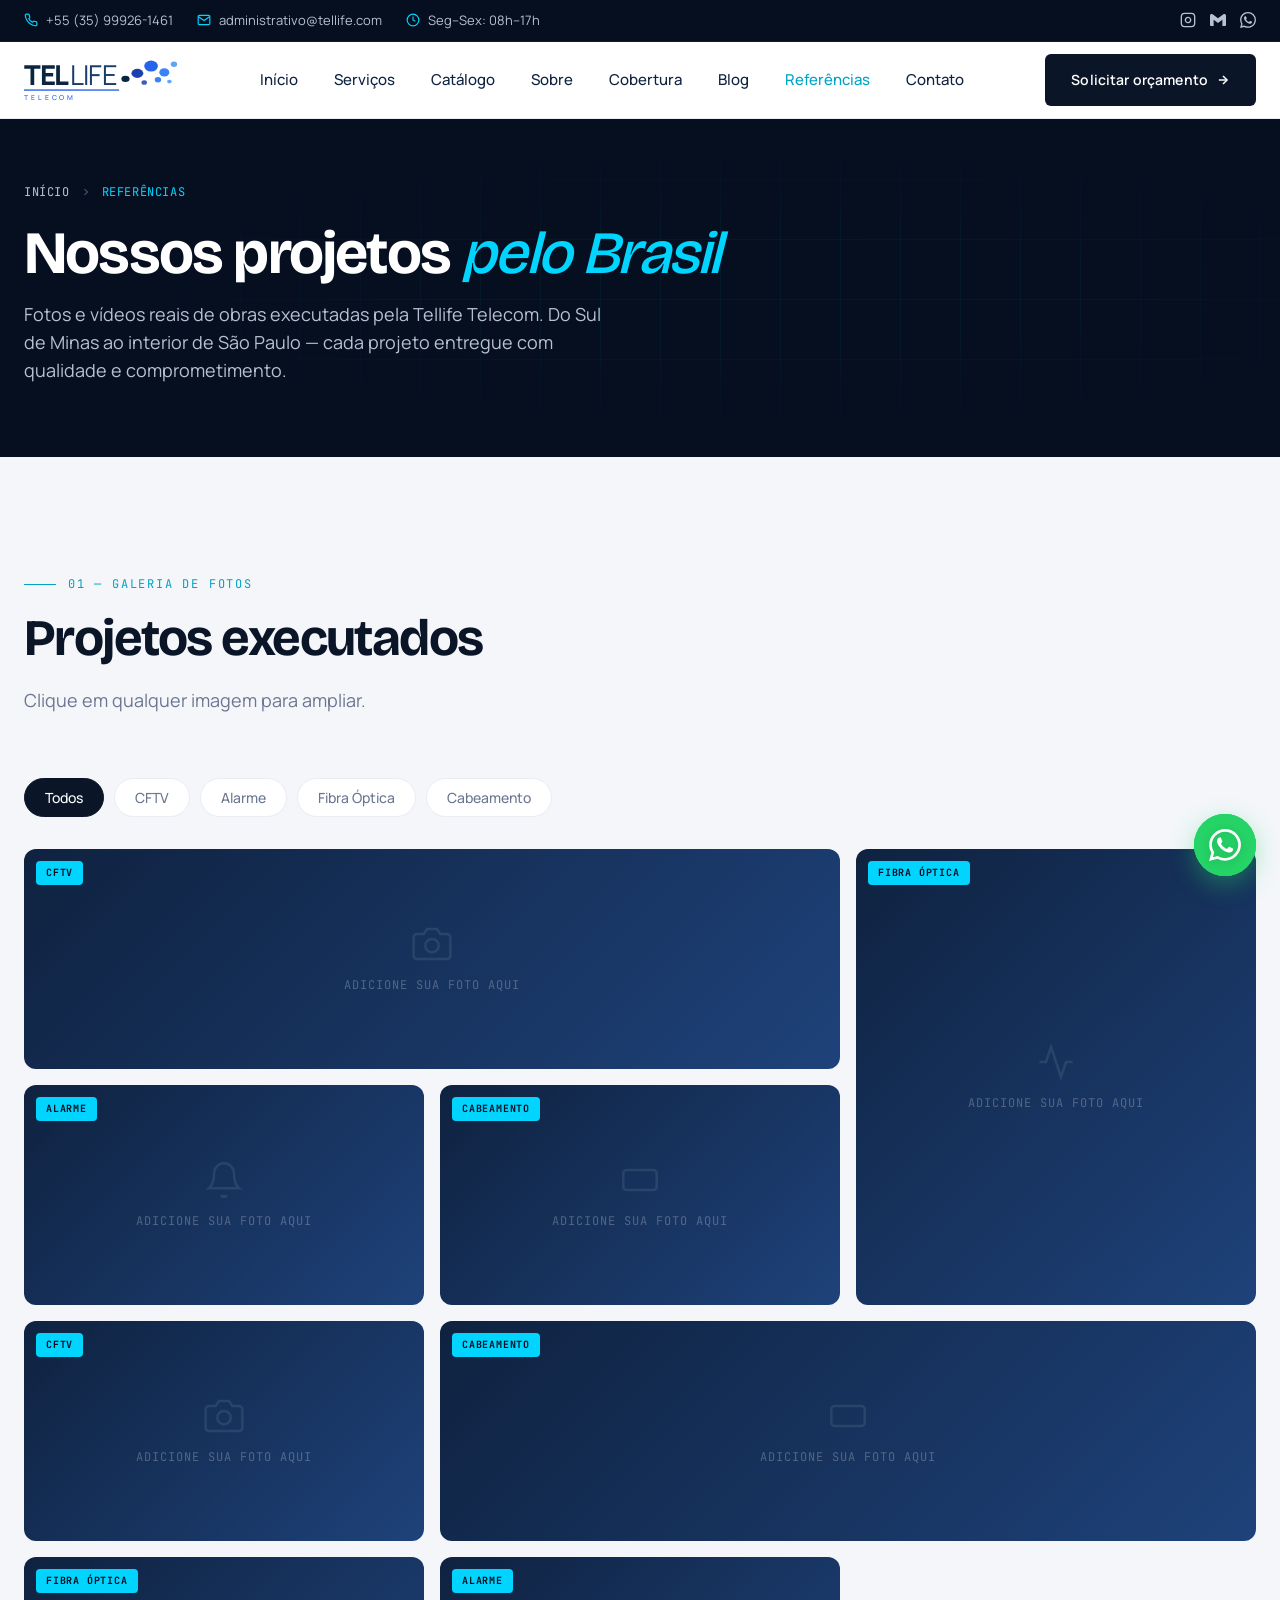
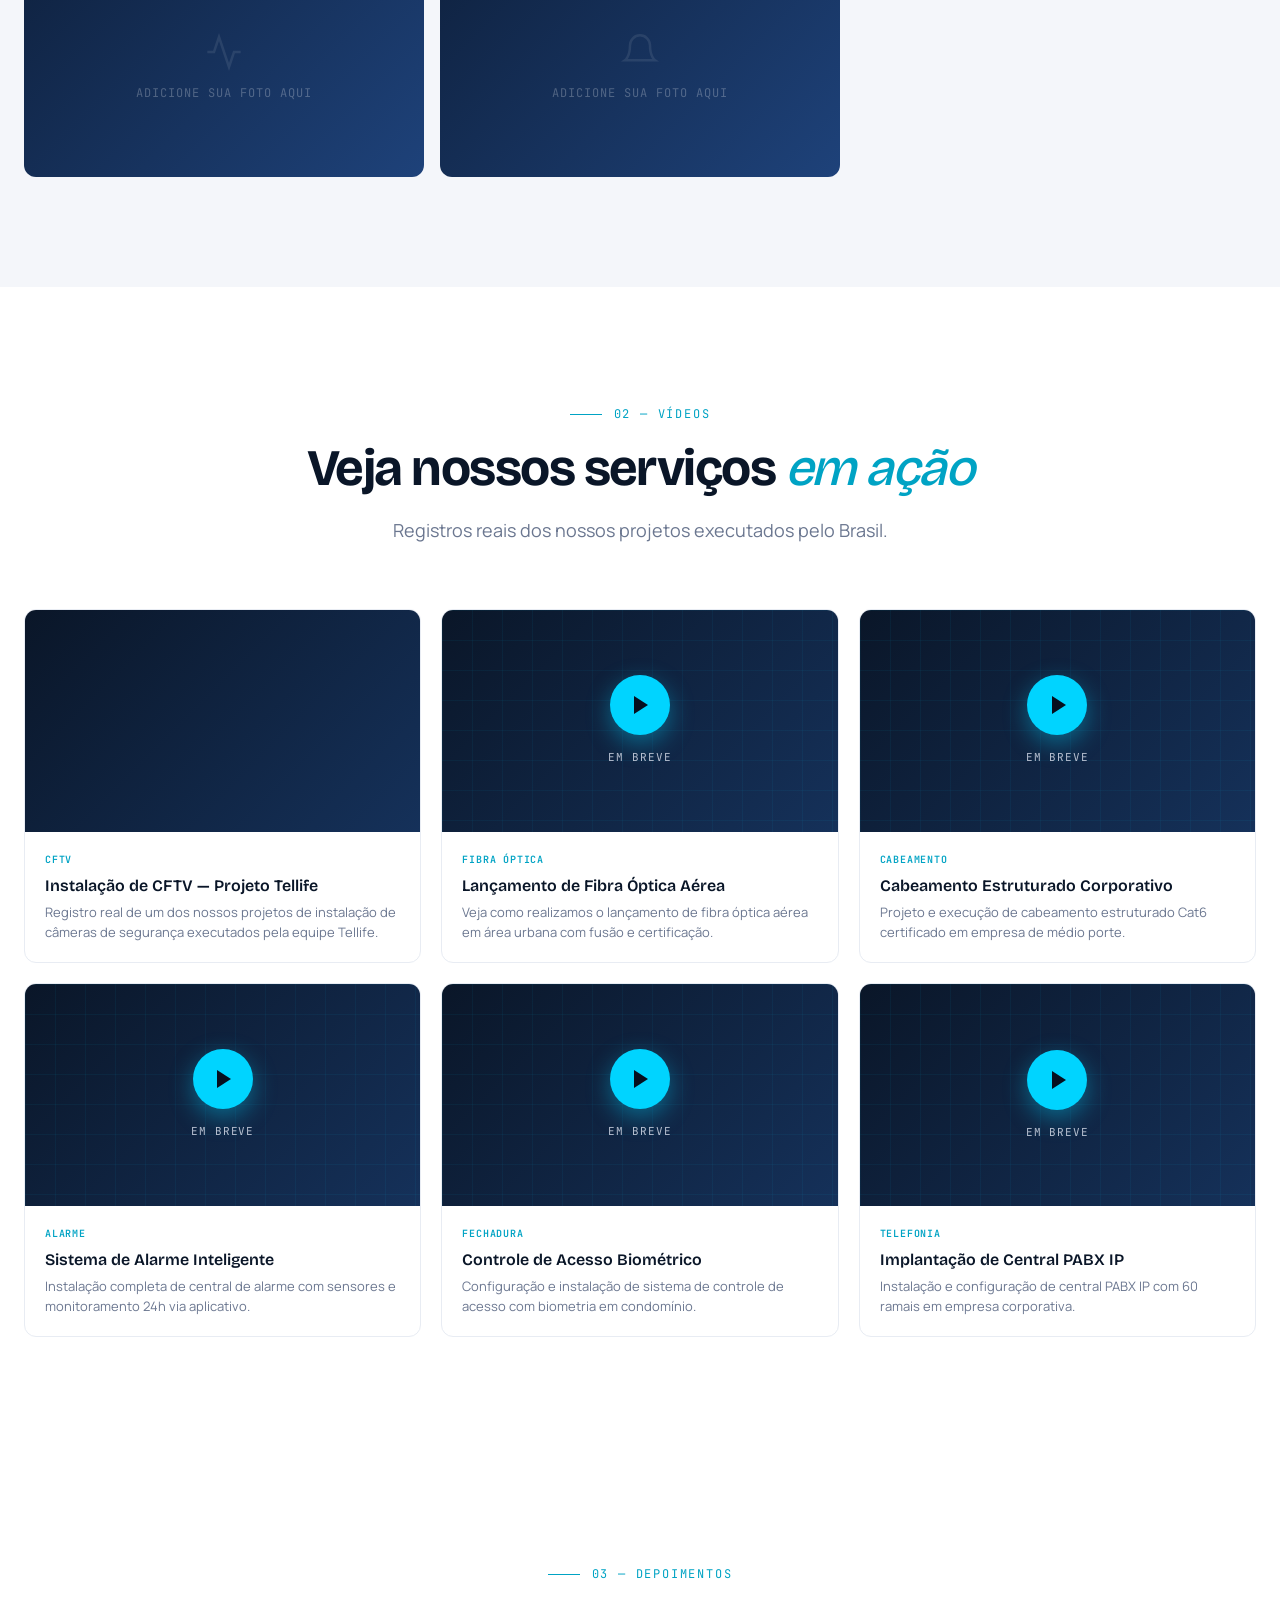
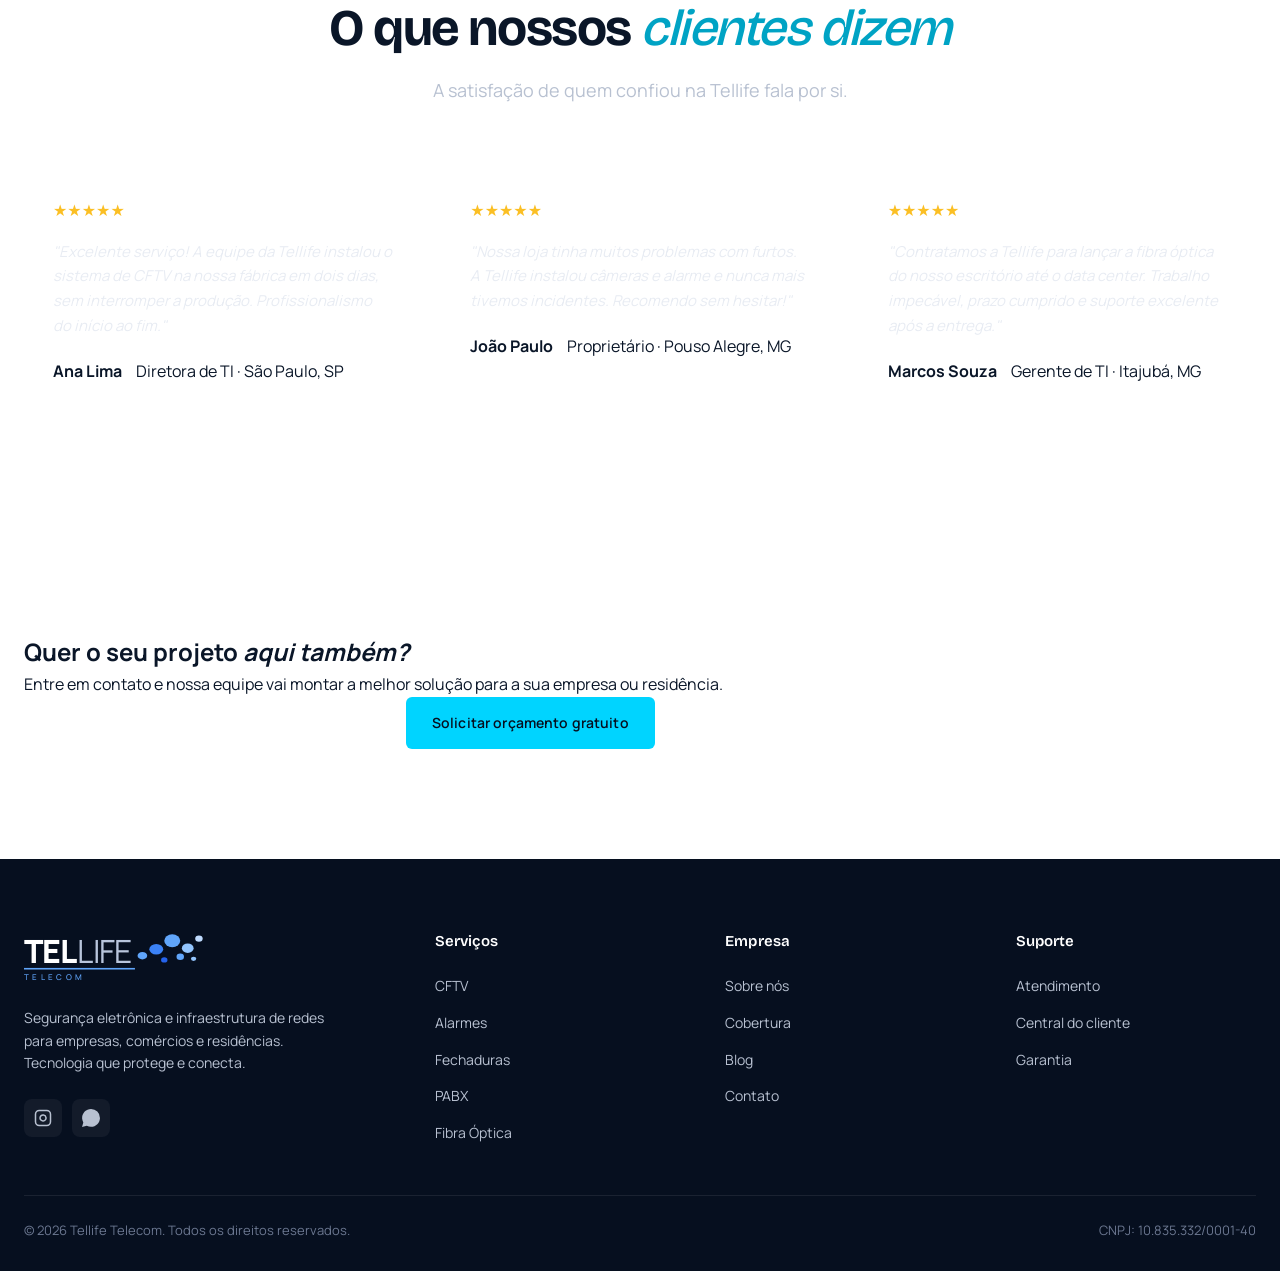
<file: referencias.html>
<!DOCTYPE html>
<html lang="pt-BR">
<head>
<meta charset="UTF-8">
<meta name="viewport" content="width=device-width, initial-scale=1.0">
<title>Referências — Tellife Telecom</title>
<meta name="description" content="Veja os projetos reais executados pela Tellife Telecom: CFTV, alarmes, fibra óptica, cabeamento e muito mais pelo Brasil.">
<meta property="og:title" content="Referências — Tellife Telecom">
<meta property="og:description" content="Mais de 500 projetos entregues em empresas, condomínios, comércios e residências no Sul de Minas, São Paulo e Brasil.">
<meta property="og:type" content="website">
<meta property="og:url" content="https://tellife-wxcq.vercel.app/referencias.html">
<meta property="og:image" content="https://tellife-wxcq.vercel.app/og-image.svg">
<meta property="og:site_name" content="Tellife Telecom">
<meta property="og:locale" content="pt_BR">
<meta name="twitter:card" content="summary_large_image">
<meta name="twitter:title" content="Referências — Tellife Telecom">
<meta name="twitter:description" content="Mais de 500 projetos entregues em empresas, condomínios, comércios e residências no Sul de Minas e Brasil.">
<meta name="twitter:image" content="https://tellife-wxcq.vercel.app/og-image.svg">
<link rel="icon" type="image/svg+xml" href="data:image/svg+xml,%3Csvg xmlns='http://www.w3.org/2000/svg' viewBox='0 0 100 100'%3E%3Crect width='100' height='100' rx='18' fill='%230a2540'/%3E%3Ccircle cx='72' cy='28' r='10' fill='%232563eb'/%3E%3Ccircle cx='52' cy='38' r='7' fill='%2360a5fa'/%3E%3Ctext x='50' y='72' text-anchor='middle' font-family='Arial Black,sans-serif' font-weight='900' font-size='34' fill='%23ffffff'%3ETL%3C/text%3E%3C/svg%3E">
<link rel="preconnect" href="https://fonts.googleapis.com">
<link rel="preconnect" href="https://fonts.gstatic.com" crossorigin>
<link href="https://fonts.googleapis.com/css2?family=Bricolage+Grotesque:opsz,wght@12..96,400;12..96,500;12..96,600;12..96,700;12..96,800&family=Manrope:wght@300;400;500;600;700&family=JetBrains+Mono:wght@400;500&display=swap" rel="stylesheet">
<link rel="stylesheet" href="style.css">
<!-- Google Analytics — substitua G-1DSR8QJQ5E pelo seu ID em analytics.google.com -->
<script async src="https://www.googletagmanager.com/gtag/js?id=G-1DSR8QJQ5E"></script>
<script>window.dataLayer=window.dataLayer||[];function gtag(){dataLayer.push(arguments);}gtag('js',new Date());gtag('config','G-1DSR8QJQ5E');</script>
<script type="application/ld+json">
{
  "@context": "https://schema.org",
  "@type": ["LocalBusiness", "ProfessionalService"],
  "@id": "https://tellife-wxcq.vercel.app/#business",
  "name": "Tellife Telecom",
  "description": "Especialistas em CFTV, alarmes, fechaduras eletrônicas, PABX, cabeamento estruturado e fibra óptica. Mais de 17 anos de experiência e +500 projetos concluídos no Sul de Minas, São Paulo e Brasil.",
  "url": "https://tellife-wxcq.vercel.app/",
  "telephone": "+55-35-99926-1461",
  "email": "administrativo@tellife.com",
  "logo": "https://tellife-wxcq.vercel.app/og-image.svg",
  "image": "https://tellife-wxcq.vercel.app/og-image.svg",
  "address": {
    "@type": "PostalAddress",
    "addressLocality": "Pouso Alegre",
    "addressRegion": "MG",
    "addressCountry": "BR"
  },
  "geo": {
    "@type": "GeoCoordinates",
    "latitude": -22.2295,
    "longitude": -45.9294
  },
  "areaServed": [
    {"@type": "AdministrativeArea", "name": "Sul de Minas Gerais"},
    {"@type": "State", "name": "São Paulo"},
    {"@type": "Country", "name": "Brasil"}
  ],
  "openingHoursSpecification": [
    {
      "@type": "OpeningHoursSpecification",
      "dayOfWeek": ["Monday", "Tuesday", "Wednesday", "Thursday", "Friday"],
      "opens": "08:00",
      "closes": "17:00"
    }
  ],
  "contactPoint": {
    "@type": "ContactPoint",
    "telephone": "+55-35-99926-1461",
    "contactType": "customer service",
    "availableLanguage": "Portuguese"
  },
  "sameAs": [
    "https://www.instagram.com/tellife.pa/"
  ],
  "hasOfferCatalog": {
    "@type": "OfferCatalog",
    "name": "Serviços de Segurança Eletrônica e Infraestrutura",
    "itemListElement": [
      {"@type": "Offer", "itemOffered": {"@type": "Service", "name": "CFTV — Circuito Fechado de TV"}},
      {"@type": "Offer", "itemOffered": {"@type": "Service", "name": "Alarmes e Controle de Acesso"}},
      {"@type": "Offer", "itemOffered": {"@type": "Service", "name": "Fechaduras Eletrônicas e Biometria"}},
      {"@type": "Offer", "itemOffered": {"@type": "Service", "name": "PABX e Telefonia Corporativa"}},
      {"@type": "Offer", "itemOffered": {"@type": "Service", "name": "Cabeamento Estruturado e Fibra Óptica"}}
    ]
  }
}
</script>
</head>
<body>

<!-- TOP BAR -->
<div class="topbar">
  <div class="container">
    <div class="topbar-info">
      <span><svg viewBox="0 0 24 24" fill="none" stroke="currentColor" stroke-width="2"><path d="M22 16.92v3a2 2 0 0 1-2.18 2 19.79 19.79 0 0 1-8.63-3.07 19.5 19.5 0 0 1-6-6 19.79 19.79 0 0 1-3.07-8.67A2 2 0 0 1 4.11 2h3a2 2 0 0 1 2 1.72c.127.96.361 1.903.7 2.81a2 2 0 0 1-.45 2.11L8.09 9.91a16 16 0 0 0 6 6l1.27-1.27a2 2 0 0 1 2.11-.45c.907.339 1.85.573 2.81.7A2 2 0 0 1 22 16.92z"/></svg> +55 (35) 99926-1461</span>
      <span><svg viewBox="0 0 24 24" fill="none" stroke="currentColor" stroke-width="2"><path d="M4 4h16c1.1 0 2 .9 2 2v12c0 1.1-.9 2-2 2H4c-1.1 0-2-.9-2-2V6c0-1.1.9-2 2-2z"/><polyline points="22,6 12,13 2,6"/></svg> administrativo@tellife.com</span>
      <span><svg viewBox="0 0 24 24" fill="none" stroke="currentColor" stroke-width="2"><circle cx="12" cy="12" r="10"/><polyline points="12 6 12 12 16 14"/></svg> Seg&ndash;Sex: 08h&ndash;17h</span>
    </div>
    <div class="topbar-social">
      <a href="https://www.instagram.com/tellife.pa/" target="_blank" rel="noopener noreferrer" aria-label="Instagram"><svg viewBox="0 0 24 24" fill="none" stroke="currentColor" stroke-width="2"><rect x="2" y="2" width="20" height="20" rx="5"/><path d="M16 11.37A4 4 0 1 1 12.63 8 4 4 0 0 1 16 11.37z"/><line x1="17.5" y1="6.5" x2="17.51" y2="6.5"/></svg></a>
      <a href="mailto:administrativo@tellife.com" aria-label="Gmail"><svg viewBox="0 0 24 24" fill="currentColor"><path d="M24 5.457v13.909c0 .904-.732 1.636-1.636 1.636h-3.819V11.73L12 16.64l-6.545-4.91v9.273H1.636A1.636 1.636 0 0 1 0 19.366V5.457c0-2.023 2.309-3.178 3.927-1.964L5.455 4.64 12 9.548l6.545-4.908 1.528-1.147C21.69 2.28 24 3.434 24 5.457z"/></svg></a>

      <a href="https://wa.me/5535999261461" target="_blank" rel="noopener noreferrer" aria-label="WhatsApp"><svg viewBox="0 0 24 24" fill="currentColor"><path d="M.057 24l1.687-6.163a11.867 11.867 0 0 1-1.587-5.946C.16 5.335 5.495 0 12.05 0a11.817 11.817 0 0 1 8.413 3.488 11.824 11.824 0 0 1 3.48 8.414c-.003 6.557-5.338 11.892-11.893 11.892a11.9 11.9 0 0 1-5.688-1.448L.057 24zm6.597-3.807c1.676.995 3.276 1.591 5.392 1.592 5.448 0 9.886-4.434 9.889-9.885.002-5.462-4.415-9.89-9.881-9.892-5.452 0-9.887 4.434-9.889 9.884-.001 2.225.651 3.891 1.746 5.634l-.999 3.648 3.742-.981zm11.387-5.464c-.074-.124-.272-.198-.57-.347-.297-.149-1.758-.868-2.031-.967-.272-.099-.47-.149-.669.149-.198.297-.768.967-.941 1.165-.173.198-.347.223-.644.074-.297-.149-1.255-.462-2.39-1.475-.883-.788-1.48-1.761-1.653-2.059-.173-.297-.018-.458.13-.606.134-.133.297-.347.446-.521.151-.172.2-.296.3-.495.099-.198.05-.372-.025-.521-.075-.148-.669-1.611-.916-2.206-.242-.579-.487-.501-.669-.51l-.57-.01c-.198 0-.52.074-.792.372s-1.04 1.016-1.04 2.479 1.065 2.876 1.213 3.074c.149.198 2.095 3.2 5.076 4.487.71.306 1.263.489 1.694.626.712.226 1.36.194 1.872.118.571-.085 1.758-.719 2.006-1.413.248-.695.248-1.29.173-1.414z"/></svg></a>
    </div>
  </div>
</div>

<!-- NAVBAR -->
<nav class="nav" id="nav">
  <div class="container">
    <a href="index.html" class="logo" aria-label="Tellife Telecom">
      <svg class="logo-svg" viewBox="0 0 340 105" xmlns="http://www.w3.org/2000/svg">
        <ellipse cx="222" cy="50" rx="9" ry="7" fill="#0a2540"/>
        <ellipse cx="248" cy="38" rx="13" ry="10" fill="#1e40af"/>
        <ellipse cx="278" cy="22" rx="15" ry="12" fill="#2563eb"/>
        <ellipse cx="307" cy="36" rx="11" ry="9" fill="#3b82f6"/>
        <ellipse cx="328" cy="18" rx="7" ry="6" fill="#60a5fa"/>
        <ellipse cx="263" cy="58" rx="6" ry="5" fill="#1e40af" opacity="0.85"/>
        <ellipse cx="293" cy="52" rx="7" ry="6" fill="#3b82f6"/>
        <ellipse cx="318" cy="56" rx="5" ry="4" fill="#60a5fa"/>
        <text x="0" y="64" font-family="Manrope, system-ui, sans-serif" font-weight="900" font-size="60" letter-spacing="-0.05em" fill="#0a2540">TEL</text>
        <text x="100" y="64" font-family="Manrope, system-ui, sans-serif" font-weight="400" font-size="60" letter-spacing="-0.025em" fill="#1a3d6b">LIFE</text>
        <rect x="0" y="73" width="208" height="3" fill="#2563eb"/>
        <text x="0" y="96" font-family="Manrope, system-ui, sans-serif" font-weight="500" font-size="15" letter-spacing="0.42em" fill="#2563eb">TELECOM</text>
      </svg>
    </a>
    <ul class="nav-links" id="navLinks">
      <li><a href="index.html">In&iacute;cio</a></li>
      <li><a href="index.html#servicos">Servi&ccedil;os</a></li>
      <li><a href="produtos.html">Cat&aacute;logo</a></li>
      <li><a href="index.html#sobre">Sobre</a></li>
      <li><a href="index.html#cobertura">Cobertura</a></li>
      <li><a href="index.html#blog">Blog</a></li>
      <li><a href="referencias.html" style="color: var(--accent-dim);">Refer&ecirc;ncias</a></li>
      <li><a href="index.html#contato">Contato</a></li>
    </ul>
    <a href="index.html#contato" class="btn btn-primary">
      Solicitar or&ccedil;amento
      <svg width="14" height="14" viewBox="0 0 24 24" fill="none" stroke="currentColor" stroke-width="2.5"><line x1="5" y1="12" x2="19" y2="12"/><polyline points="12 5 19 12 12 19"/></svg>
    </a>
    <button class="mobile-toggle" id="mobileToggle" aria-label="Menu">
      <span></span><span></span><span></span>
    </button>
  </div>
</nav>

<!-- PAGE HERO -->
<div class="page-hero">
  <div class="container">
    <div class="breadcrumb">
      <a href="index.html">In&iacute;cio</a>
      <svg width="12" height="12" viewBox="0 0 24 24" fill="none" stroke="currentColor" stroke-width="2"><polyline points="9 18 15 12 9 6"/></svg>
      <span>Refer&ecirc;ncias</span>
    </div>
    <h1>Nossos projetos <em>pelo Brasil</em></h1>
    <p>Fotos e v&iacute;deos reais de obras executadas pela Tellife Telecom. Do Sul de Minas ao interior de S&atilde;o Paulo &mdash; cada projeto entregue com qualidade e comprometimento.</p>
  </div>
</div>

<!-- GALERIA DE FOTOS -->
<section class="ref-section">
  <div class="container">
    <div class="section-head reveal">
      <span class="section-num">01 &mdash; Galeria de fotos</span>
      <h2 class="section-title">Projetos executados</h2>
      <p>Clique em qualquer imagem para ampliar.</p>
    </div>

    <!-- FILTROS -->
    <div class="catalog-filters reveal" style="margin-bottom: 32px;">
      <button class="filter-btn active" data-ref-filter="todos">Todos</button>
      <button class="filter-btn" data-ref-filter="cftv">CFTV</button>
      <button class="filter-btn" data-ref-filter="alarme">Alarme</button>
      <button class="filter-btn" data-ref-filter="fibra">Fibra &Oacute;ptica</button>
      <button class="filter-btn" data-ref-filter="cabeamento">Cabeamento</button>
    </div>

    <div class="ref-gallery-grid reveal" id="refGrid">

      <!-- Linha 1 -->
      <div class="ref-item span-2" data-ref-cat="cftv" data-title="Sistema CFTV Empresarial" data-local="Pouso Alegre, MG">
        <div class="ref-placeholder">
          <svg viewBox="0 0 24 24" fill="none" stroke="currentColor" stroke-width="1.5"><path d="M23 19a2 2 0 0 1-2 2H3a2 2 0 0 1-2-2V8a2 2 0 0 1 2-2h4l2-3h6l2 3h4a2 2 0 0 1 2 2z"/><circle cx="12" cy="13" r="4"/></svg>
          Adicione sua foto aqui
        </div>
        <span class="ref-always">CFTV</span>
        <div class="ref-overlay">
          <span class="ref-tag">Sistema de CFTV</span>
          <div class="ref-title">Monitoramento Empresarial Completo</div>
          <div class="ref-loc"><svg viewBox="0 0 24 24" fill="none" stroke="currentColor" stroke-width="2"><path d="M21 10c0 7-9 13-9 13s-9-6-9-13a9 9 0 0 1 18 0z"/><circle cx="12" cy="10" r="3"/></svg>Pouso Alegre, MG</div>
        </div>
      </div>

      <div class="ref-item span-row" data-ref-cat="fibra" data-title="Lan&ccedil;amento de Fibra &Oacute;ptica" data-local="S&atilde;o Paulo, SP">
        <div class="ref-placeholder">
          <svg viewBox="0 0 24 24" fill="none" stroke="currentColor" stroke-width="1.5"><path d="M22 12h-4l-3 9L9 3l-3 9H2"/></svg>
          Adicione sua foto aqui
        </div>
        <span class="ref-always">Fibra &Oacute;ptica</span>
        <div class="ref-overlay">
          <span class="ref-tag">Fibra &Oacute;ptica</span>
          <div class="ref-title">Lan&ccedil;amento A&eacute;reo 2km</div>
          <div class="ref-loc"><svg viewBox="0 0 24 24" fill="none" stroke="currentColor" stroke-width="2"><path d="M21 10c0 7-9 13-9 13s-9-6-9-13a9 9 0 0 1 18 0z"/><circle cx="12" cy="10" r="3"/></svg>S&atilde;o Paulo, SP</div>
        </div>
      </div>

      <!-- Linha 2 -->
      <div class="ref-item" data-ref-cat="alarme" data-title="Alarme Comercial" data-local="Pouso Alegre, MG">
        <div class="ref-placeholder">
          <svg viewBox="0 0 24 24" fill="none" stroke="currentColor" stroke-width="1.5"><path d="M18 8A6 6 0 0 0 6 8c0 7-3 9-3 9h18s-3-2-3-9"/><path d="M13.73 21a2 2 0 0 1-3.46 0"/></svg>
          Adicione sua foto aqui
        </div>
        <span class="ref-always">Alarme</span>
        <div class="ref-overlay">
          <span class="ref-tag">Alarme</span>
          <div class="ref-title">Sistema de Alarme Comercial</div>
          <div class="ref-loc"><svg viewBox="0 0 24 24" fill="none" stroke="currentColor" stroke-width="2"><path d="M21 10c0 7-9 13-9 13s-9-6-9-13a9 9 0 0 1 18 0z"/><circle cx="12" cy="10" r="3"/></svg>Pouso Alegre, MG</div>
        </div>
      </div>

      <div class="ref-item" data-ref-cat="cabeamento" data-title="Cabeamento Estruturado" data-local="Itajub&aacute;, MG">
        <div class="ref-placeholder">
          <svg viewBox="0 0 24 24" fill="none" stroke="currentColor" stroke-width="1.5"><rect x="2" y="6" width="20" height="12" rx="2"/><line x1="6" y1="12" x2="6" y2="12"/><line x1="10" y1="12" x2="10" y2="12"/></svg>
          Adicione sua foto aqui
        </div>
        <span class="ref-always">Cabeamento</span>
        <div class="ref-overlay">
          <span class="ref-tag">Cabeamento</span>
          <div class="ref-title">Rack Estruturado Cat6</div>
          <div class="ref-loc"><svg viewBox="0 0 24 24" fill="none" stroke="currentColor" stroke-width="2"><path d="M21 10c0 7-9 13-9 13s-9-6-9-13a9 9 0 0 1 18 0z"/><circle cx="12" cy="10" r="3"/></svg>Itajub&aacute;, MG</div>
        </div>
      </div>

      <div class="ref-item" data-ref-cat="cftv" data-title="CFTV Industrial 32 C&acirc;meras" data-local="Itajub&aacute;, MG">
        <div class="ref-placeholder">
          <svg viewBox="0 0 24 24" fill="none" stroke="currentColor" stroke-width="1.5"><path d="M23 19a2 2 0 0 1-2 2H3a2 2 0 0 1-2-2V8a2 2 0 0 1 2-2h4l2-3h6l2 3h4a2 2 0 0 1 2 2z"/><circle cx="12" cy="13" r="4"/></svg>
          Adicione sua foto aqui
        </div>
        <span class="ref-always">CFTV</span>
        <div class="ref-overlay">
          <span class="ref-tag">Sistema de CFTV</span>
          <div class="ref-title">CFTV Industrial &mdash; 32 c&acirc;meras 4K</div>
          <div class="ref-loc"><svg viewBox="0 0 24 24" fill="none" stroke="currentColor" stroke-width="2"><path d="M21 10c0 7-9 13-9 13s-9-6-9-13a9 9 0 0 1 18 0z"/><circle cx="12" cy="10" r="3"/></svg>Itajub&aacute;, MG</div>
        </div>
      </div>

      <!-- Linha 3 -->
      <div class="ref-item span-2" data-ref-cat="cabeamento" data-title="Cabeamento Corporativo" data-local="S&atilde;o Paulo, SP">
        <div class="ref-placeholder">
          <svg viewBox="0 0 24 24" fill="none" stroke="currentColor" stroke-width="1.5"><rect x="2" y="6" width="20" height="12" rx="2"/></svg>
          Adicione sua foto aqui
        </div>
        <span class="ref-always">Cabeamento</span>
        <div class="ref-overlay">
          <span class="ref-tag">Cabeamento</span>
          <div class="ref-title">Infraestrutura Corporativa</div>
          <div class="ref-loc"><svg viewBox="0 0 24 24" fill="none" stroke="currentColor" stroke-width="2"><path d="M21 10c0 7-9 13-9 13s-9-6-9-13a9 9 0 0 1 18 0z"/><circle cx="12" cy="10" r="3"/></svg>S&atilde;o Paulo, SP</div>
        </div>
      </div>

      <div class="ref-item" data-ref-cat="fibra" data-title="Fus&atilde;o de Fibra &Oacute;ptica" data-local="S&atilde;o Jos&eacute; dos Campos, SP">
        <div class="ref-placeholder">
          <svg viewBox="0 0 24 24" fill="none" stroke="currentColor" stroke-width="1.5"><path d="M22 12h-4l-3 9L9 3l-3 9H2"/></svg>
          Adicione sua foto aqui
        </div>
        <span class="ref-always">Fibra &Oacute;ptica</span>
        <div class="ref-overlay">
          <span class="ref-tag">Fibra &Oacute;ptica</span>
          <div class="ref-title">Fus&atilde;o e Certifica&ccedil;&atilde;o de Fibra</div>
          <div class="ref-loc"><svg viewBox="0 0 24 24" fill="none" stroke="currentColor" stroke-width="2"><path d="M21 10c0 7-9 13-9 13s-9-6-9-13a9 9 0 0 1 18 0z"/><circle cx="12" cy="10" r="3"/></svg>S&atilde;o Jos&eacute; dos Campos, SP</div>
        </div>
      </div>

      <div class="ref-item" data-ref-cat="alarme" data-title="Alarme Comercial com Monitoramento" data-local="Tr&ecirc;s Cora&ccedil;&otilde;es, MG">
        <div class="ref-placeholder">
          <svg viewBox="0 0 24 24" fill="none" stroke="currentColor" stroke-width="1.5"><path d="M18 8A6 6 0 0 0 6 8c0 7-3 9-3 9h18s-3-2-3-9"/></svg>
          Adicione sua foto aqui
        </div>
        <span class="ref-always">Alarme</span>
        <div class="ref-overlay">
          <span class="ref-tag">Alarme</span>
          <div class="ref-title">Monitoramento 24h</div>
          <div class="ref-loc"><svg viewBox="0 0 24 24" fill="none" stroke="currentColor" stroke-width="2"><path d="M21 10c0 7-9 13-9 13s-9-6-9-13a9 9 0 0 1 18 0z"/><circle cx="12" cy="10" r="3"/></svg>Tr&ecirc;s Cora&ccedil;&otilde;es, MG</div>
        </div>
      </div>

    </div>
  </div>
</section>

<!-- LIGHTBOX -->
<div class="lightbox" id="lightbox">
  <button class="lb-close" id="lbClose" aria-label="Fechar">&times;</button>
  <div class="lightbox-inner">
    <div class="lb-placeholder">
      <svg viewBox="0 0 24 24" fill="none" stroke="currentColor" stroke-width="1"><path d="M23 19a2 2 0 0 1-2 2H3a2 2 0 0 1-2-2V8a2 2 0 0 1 2-2h4l2-3h6l2 3h4a2 2 0 0 1 2 2z"/><circle cx="12" cy="13" r="4"/></svg>
    </div>
    <div class="lb-info">
      <div class="lb-title" id="lbTitle"></div>
      <div class="lb-local" id="lbLocal"></div>
    </div>
  </div>
</div>

<!-- VIDEOS -->
<section class="ref-video-section">
  <div class="container">
    <div class="section-head center reveal">
      <span class="section-num">02 &mdash; V&iacute;deos</span>
      <h2 class="section-title">Veja nossos servi&ccedil;os <em>em a&ccedil;&atilde;o</em></h2>
      <p>Registros reais dos nossos projetos executados pelo Brasil.</p>
    </div>

    <div class="ref-video-grid">

      <div class="video-card reveal">
        <div class="video-thumb">
          <iframe src="https://www.youtube.com/embed/CXUxRye9xQI" title="Instalacao de CFTV - Projeto Tellife" frameborder="0" allow="accelerometer; autoplay; clipboard-write; encrypted-media; gyroscope; picture-in-picture" allowfullscreen style="width:100%;height:100%;display:block;border:none;"></iframe>
        </div>
        <div class="video-card-body">
          <div class="v-tag">CFTV</div>
          <h3>Instala&ccedil;&atilde;o de CFTV &mdash; Projeto Tellife</h3>
          <p>Registro real de um dos nossos projetos de instala&ccedil;&atilde;o de c&acirc;meras de seguran&ccedil;a executados pela equipe Tellife.</p>
        </div>
      </div>

      <div class="video-card reveal">
        <div class="video-thumb">
          <div class="vid-placeholder">
            <div class="play-btn">
              <svg viewBox="0 0 24 24" fill="currentColor"><polygon points="5 3 19 12 5 21 5 3"/></svg>
            </div>
            <span class="vid-label">Em breve</span>
          </div>
        </div>
        <div class="video-card-body">
          <div class="v-tag">Fibra &Oacute;ptica</div>
          <h3>Lan&ccedil;amento de Fibra &Oacute;ptica A&eacute;rea</h3>
          <p>Veja como realizamos o lan&ccedil;amento de fibra &oacute;ptica a&eacute;rea em &aacute;rea urbana com fus&atilde;o e certifica&ccedil;&atilde;o.</p>
        </div>
      </div>

      <div class="video-card reveal">
        <div class="video-thumb">
          <div class="vid-placeholder">
            <div class="play-btn">
              <svg viewBox="0 0 24 24" fill="currentColor"><polygon points="5 3 19 12 5 21 5 3"/></svg>
            </div>
            <span class="vid-label">Em breve</span>
          </div>
        </div>
        <div class="video-card-body">
          <div class="v-tag">Cabeamento</div>
          <h3>Cabeamento Estruturado Corporativo</h3>
          <p>Projeto e execu&ccedil;&atilde;o de cabeamento estruturado Cat6 certificado em empresa de m&eacute;dio porte.</p>
        </div>
      </div>

      <div class="video-card reveal">
        <div class="video-thumb">
          <div class="vid-placeholder">
            <div class="play-btn">
              <svg viewBox="0 0 24 24" fill="currentColor"><polygon points="5 3 19 12 5 21 5 3"/></svg>
            </div>
            <span class="vid-label">Em breve</span>
          </div>
        </div>
        <div class="video-card-body">
          <div class="v-tag">Alarme</div>
          <h3>Sistema de Alarme Inteligente</h3>
          <p>Instala&ccedil;&atilde;o completa de central de alarme com sensores e monitoramento 24h via aplicativo.</p>
        </div>
      </div>

      <div class="video-card reveal">
        <div class="video-thumb">
          <div class="vid-placeholder">
            <div class="play-btn">
              <svg viewBox="0 0 24 24" fill="currentColor"><polygon points="5 3 19 12 5 21 5 3"/></svg>
            </div>
            <span class="vid-label">Em breve</span>
          </div>
        </div>
        <div class="video-card-body">
          <div class="v-tag">Fechadura</div>
          <h3>Controle de Acesso Biom&eacute;trico</h3>
          <p>Configura&ccedil;&atilde;o e instala&ccedil;&atilde;o de sistema de controle de acesso com biometria em condom&iacute;nio.</p>
        </div>
      </div>

      <div class="video-card reveal">
        <div class="video-thumb">
          <div class="vid-placeholder">
            <div class="play-btn">
              <svg viewBox="0 0 24 24" fill="currentColor"><polygon points="5 3 19 12 5 21 5 3"/></svg>
            </div>
            <span class="vid-label">Em breve</span>
          </div>
        </div>
        <div class="video-card-body">
          <div class="v-tag">Telefonia</div>
          <h3>Implanta&ccedil;&atilde;o de Central PABX IP</h3>
          <p>Instala&ccedil;&atilde;o e configura&ccedil;&atilde;o de central PABX IP com 60 ramais em empresa corporativa.</p>
        </div>
      </div>

    </div>
  </div>
</section>

<!-- DEPOIMENTOS -->
<section class="ref-section" style="background: white;">
  <div class="container">
    <div class="section-head center reveal">
      <span class="section-num">03 &mdash; Depoimentos</span>
      <h2 class="section-title">O que nossos <em>clientes dizem</em></h2>
      <p style="color: var(--gray-300);">A satisfa&ccedil;&atilde;o de quem confiou na Tellife fala por si.</p>
    </div>
    <div class="depo-grid reveal">
      <div class="depo-card">
        <div class="depo-stars">&#9733;&#9733;&#9733;&#9733;&#9733;</div>
        <blockquote>"Excelente servi&ccedil;o! A equipe da Tellife instalou o sistema de CFTV na nossa f&aacute;brica em dois dias, sem interromper a produ&ccedil;&atilde;o. Profissionalismo do in&iacute;cio ao fim."</blockquote>
        <div class="depo-author">
          <strong>Ana Lima</strong>
          <span>Diretora de TI &middot; S&atilde;o Paulo, SP</span>
        </div>
      </div>
      <div class="depo-card">
        <div class="depo-stars">&#9733;&#9733;&#9733;&#9733;&#9733;</div>
        <blockquote>"Nossa loja tinha muitos problemas com furtos. A Tellife instalou c&acirc;meras e alarme e nunca mais tivemos incidentes. Recomendo sem hesitar!"</blockquote>
        <div class="depo-author">
          <strong>Jo&atilde;o Paulo</strong>
          <span>Propriet&aacute;rio &middot; Pouso Alegre, MG</span>
        </div>
      </div>
      <div class="depo-card">
        <div class="depo-stars">&#9733;&#9733;&#9733;&#9733;&#9733;</div>
        <blockquote>"Contratamos a Tellife para lan&ccedil;ar a fibra &oacute;ptica do nosso escrit&oacute;rio at&eacute; o data center. Trabalho impec&aacute;vel, prazo cumprido e suporte excelente ap&oacute;s a entrega."</blockquote>
        <div class="depo-author">
          <strong>Marcos Souza</strong>
          <span>Gerente de TI &middot; Itajub&aacute;, MG</span>
        </div>
      </div>
    </div>
  </div>
</section>

<!-- CTA -->
<section class="cta">
  <div class="container">
    <h2>Quer o seu projeto <em>aqui tamb&eacute;m?</em></h2>
    <p>Entre em contato e nossa equipe vai montar a melhor solu&ccedil;&atilde;o para a sua empresa ou resid&ecirc;ncia.</p>
    <div class="cta-actions">
      <a href="index.html#contato" class="btn btn-accent">Solicitar or&ccedil;amento gratuito</a>
      <a href="https://wa.me/5535999261461" class="btn btn-outline" target="_blank" rel="noopener noreferrer">
        <svg width="16" height="16" viewBox="0 0 24 24" fill="currentColor"><path d="M.057 24l1.687-6.163a11.867 11.867 0 0 1-1.587-5.946C.16 5.335 5.495 0 12.05 0a11.817 11.817 0 0 1 8.413 3.488 11.824 11.824 0 0 1 3.48 8.414c-.003 6.557-5.338 11.892-11.893 11.892a11.9 11.9 0 0 1-5.688-1.448L.057 24z"/></svg>
        Falar no WhatsApp
      </a>
    </div>
  </div>
</section>

<!-- FOOTER -->
<footer>
  <div class="container">
    <div class="footer-grid">
      <div class="footer-brand">
        <a href="index.html" class="logo" aria-label="Tellife Telecom">
          <svg class="logo-svg" viewBox="0 0 340 105" xmlns="http://www.w3.org/2000/svg">
            <ellipse cx="222" cy="50" rx="9" ry="7" fill="#60a5fa"/>
            <ellipse cx="248" cy="38" rx="13" ry="10" fill="#3b82f6"/>
            <ellipse cx="278" cy="22" rx="15" ry="12" fill="#60a5fa"/>
            <ellipse cx="307" cy="36" rx="11" ry="9" fill="#93c5fd"/>
            <ellipse cx="328" cy="18" rx="7" ry="6" fill="#bfdbfe"/>
            <ellipse cx="263" cy="58" rx="6" ry="5" fill="#2563eb"/>
            <ellipse cx="293" cy="52" rx="7" ry="6" fill="#60a5fa"/>
            <ellipse cx="318" cy="56" rx="5" ry="4" fill="#93c5fd"/>
            <text x="0" y="64" font-family="Manrope, system-ui, sans-serif" font-weight="900" font-size="60" letter-spacing="-0.05em" fill="#ffffff">TEL</text>
            <text x="100" y="64" font-family="Manrope, system-ui, sans-serif" font-weight="400" font-size="60" letter-spacing="-0.025em" fill="#b8c5dc">LIFE</text>
            <rect x="0" y="73" width="208" height="3" fill="#60a5fa"/>
            <text x="0" y="96" font-family="Manrope, system-ui, sans-serif" font-weight="500" font-size="15" letter-spacing="0.42em" fill="#60a5fa">TELECOM</text>
          </svg>
        </a>
        <p>Seguran&ccedil;a eletr&ocirc;nica e infraestrutura de redes para empresas, com&eacute;rcios e resid&ecirc;ncias. Tecnologia que protege e conecta.</p>
        <div class="footer-social">
          <a href="https://www.instagram.com/tellife.pa/" target="_blank" rel="noopener noreferrer" aria-label="Instagram"><svg viewBox="0 0 24 24" fill="none" stroke="currentColor" stroke-width="2"><rect x="2" y="2" width="20" height="20" rx="5"/><path d="M16 11.37A4 4 0 1 1 12.63 8 4 4 0 0 1 16 11.37z"/><line x1="17.5" y1="6.5" x2="17.51" y2="6.5"/></svg></a>
          <a href="https://wa.me/5535999261461" target="_blank" rel="noopener noreferrer" aria-label="WhatsApp"><svg viewBox="0 0 24 24" fill="currentColor"><path d="M.057 24l1.687-6.163a11.867 11.867 0 0 1-1.587-5.946C.16 5.335 5.495 0 12.05 0a11.817 11.817 0 0 1 8.413 3.488 11.824 11.824 0 0 1 3.48 8.414c-.003 6.557-5.338 11.892-11.893 11.892a11.9 11.9 0 0 1-5.688-1.448L.057 24z"/></svg></a>
        </div>
      </div>
      <div class="footer-col">
        <h4>Servi&ccedil;os</h4>
        <ul>
          <li><a href="index.html#servicos">CFTV</a></li>
          <li><a href="index.html#servicos">Alarmes</a></li>
          <li><a href="index.html#servicos">Fechaduras</a></li>
          <li><a href="index.html#servicos">PABX</a></li>
          <li><a href="index.html#servicos">Fibra &Oacute;ptica</a></li>
        </ul>
      </div>
      <div class="footer-col">
        <h4>Empresa</h4>
        <ul>
          <li><a href="index.html#sobre">Sobre n&oacute;s</a></li>
          <li><a href="index.html#cobertura">Cobertura</a></li>
          <li><a href="index.html#blog">Blog</a></li>
          <li><a href="index.html#contato">Contato</a></li>
        </ul>
      </div>
      <div class="footer-col">
        <h4>Suporte</h4>
        <ul>
          <li><a href="index.html#contato">Atendimento</a></li>
          <li><a href="#">Central do cliente</a></li>
          <li><a href="#">Garantia</a></li>
        </ul>
      </div>
    </div>
    <div class="footer-bottom">
      <div>&copy; 2026 Tellife Telecom. Todos os direitos reservados.</div>
      <div class="legal"><span>CNPJ: 10.835.332/0001-40</span></div>
    </div>
  </div>
</footer>

<a href="https://wa.me/5535999261461?text=Ol%C3%A1!%20Vim%20pelo%20site%20da%20Tellife%20e%20gostaria%20de%20mais%20informa%C3%A7%C3%B5es." class="wa-float" aria-label="Fale conosco no WhatsApp" target="_blank" rel="noopener noreferrer">
  <svg viewBox="0 0 24 24" fill="currentColor"><path d="M.057 24l1.687-6.163a11.867 11.867 0 0 1-1.587-5.946C.16 5.335 5.495 0 12.05 0a11.817 11.817 0 0 1 8.413 3.488 11.824 11.824 0 0 1 3.48 8.414c-.003 6.557-5.338 11.892-11.893 11.892a11.9 11.9 0 0 1-5.688-1.448L.057 24zm6.597-3.807c1.676.995 3.276 1.591 5.392 1.592 5.448 0 9.886-4.434 9.889-9.885.002-5.462-4.415-9.89-9.881-9.892-5.452 0-9.887 4.434-9.889 9.884-.001 2.225.651 3.891 1.746 5.634l-.999 3.648 3.742-.981zm11.387-5.464c-.074-.124-.272-.198-.57-.347-.297-.149-1.758-.868-2.031-.967-.272-.099-.47-.149-.669.149-.198.297-.768.967-.941 1.165-.173.198-.347.223-.644.074-.297-.149-1.255-.462-2.39-1.475-.883-.788-1.48-1.761-1.653-2.059-.173-.297-.018-.458.13-.606.134-.133.297-.347.446-.521.151-.172.2-.296.3-.495.099-.198.05-.372-.025-.521-.075-.148-.669-1.611-.916-2.206-.242-.579-.487-.501-.669-.51l-.57-.01c-.198 0-.52.074-.792.372s-1.04 1.016-1.04 2.479 1.065 2.876 1.213 3.074c.149.198 2.095 3.2 5.076 4.487.71.306 1.263.489 1.694.626.712.226 1.36.194 1.872.118.571-.085 1.758-.719 2.006-1.413.248-.695.248-1.29.173-1.414z"/></svg>
</a>
<div class="wa-tooltip" id="waTooltip"><span class="live-dot"></span>Fale com a gente agora!</div>

<script src="script.js"></script>
</body>
</html>
</file>
<file: style.css>
﻿:root {
    --navy-900: #060f1f;
    --navy-800: #0a1628;
    --navy-700: #0f2240;
    --navy-600: #15315a;
    --navy-500: #1e427a;
    --navy-400: #3361a8;
    --white: #ffffff;
    --off-white: #f4f6fa;
    --gray-100: #e8ecf3;
    --gray-300: #b8c1d1;
    --gray-500: #6b7790;
    --accent: #00d4ff;
    --accent-dim: #00a3c4;
    --success: #2ed573;

    --font-display: 'Bricolage Grotesque', sans-serif;
    --font-body: 'Manrope', system-ui, sans-serif;
    --font-mono: 'JetBrains Mono', monospace;

    --container: 1280px;
    --radius-sm: 6px;
    --radius: 12px;
    --radius-lg: 20px;
  }

  * { box-sizing: border-box; margin: 0; padding: 0; }
  html { scroll-behavior: smooth; }
  body {
    font-family: var(--font-body);
    font-weight: 400;
    color: var(--navy-800);
    background: var(--white);
    line-height: 1.6;
    overflow-x: hidden;
    -webkit-font-smoothing: antialiased;
  }

  img { max-width: 100%; display: block; }
  a { color: inherit; text-decoration: none; }
  button { font-family: inherit; cursor: pointer; border: none; background: none; }

  .container {
    max-width: var(--container);
    margin: 0 auto;
    padding: 0 24px;
  }

  /* ============= TOP BAR ============= */
  .topbar {
    background: var(--navy-900);
    color: var(--gray-300);
    font-size: 13px;
    padding: 10px 0;
    border-bottom: 1px solid rgba(255,255,255,0.05);
  }
  .topbar .container {
    display: flex;
    justify-content: space-between;
    align-items: center;
    gap: 16px;
    flex-wrap: wrap;
  }
  .topbar-info { display: flex; gap: 24px; flex-wrap: wrap; }
  .topbar-info span { display: inline-flex; align-items: center; gap: 8px; }
  .topbar-info svg { width: 14px; height: 14px; color: var(--accent); }
  .topbar-social { display: flex; gap: 14px; }
  .topbar-social a { transition: color .2s; display: inline-flex; }
  .topbar-social a:hover { color: var(--accent); }
  .topbar-social svg { width: 16px; height: 16px; }

  /* ============= NAVBAR ============= */
  .nav {
    position: sticky;
    top: 0;
    z-index: 100;
    background: rgba(255,255,255,0.92);
    backdrop-filter: blur(14px);
    -webkit-backdrop-filter: blur(14px);
    border-bottom: 1px solid var(--gray-100);
    transition: box-shadow .25s;
  }
  .nav.scrolled { box-shadow: 0 4px 24px rgba(10,22,40,0.06); }
  .nav .container {
    display: flex;
    align-items: center;
    justify-content: space-between;
    height: 76px;
  }
  .logo {
    display: inline-flex;
    align-items: center;
    height: 48px;
    transition: transform .25s;
  }
  .logo:hover { transform: translateY(-1px); }
  .logo .logo-svg {
    height: 100%;
    width: auto;
    display: block;
  }
  .footer-brand .logo { height: 56px; margin-bottom: 22px; }

  .nav-links {
    display: flex;
    gap: 36px;
    align-items: center;
    list-style: none;
  }
  .nav-links a {
    font-size: 15px;
    font-weight: 500;
    color: var(--navy-700);
    position: relative;
    transition: color .2s;
  }
  .nav-links a:hover { color: var(--accent-dim); }
  .nav-links a::after {
    content: '';
    position: absolute;
    bottom: -6px; left: 0;
    width: 0; height: 2px;
    background: var(--accent);
    transition: width .25s;
  }
  .nav-links a:hover::after { width: 100%; }
  .nav-links a.nav-active { color: var(--accent-dim); font-weight: 600; }
  .nav-links a.nav-active::after { width: 100%; }

  .btn {
    display: inline-flex;
    align-items: center;
    gap: 8px;
    padding: 13px 24px;
    border-radius: var(--radius-sm);
    font-weight: 600;
    font-size: 14px;
    letter-spacing: 0.01em;
    transition: all .25s;
    cursor: pointer;
    border: 2px solid transparent;
    white-space: nowrap;
  }
  .btn-primary {
    background: var(--navy-800);
    color: white;
  }
  .btn-primary:hover {
    background: var(--navy-700);
    transform: translateY(-2px);
    box-shadow: 0 10px 24px rgba(10,22,40,0.25);
  }
  .btn-accent {
    background: var(--accent);
    color: var(--navy-900);
  }
  .btn-accent:hover {
    background: white;
    transform: translateY(-2px);
    box-shadow: 0 10px 30px rgba(0,212,255,0.35);
  }
  .btn-outline {
    background: transparent;
    color: white;
    border-color: rgba(255,255,255,0.3);
  }
  .btn-outline:hover {
    border-color: var(--accent);
    color: var(--accent);
  }

  .mobile-toggle {
    display: none;
    width: 40px; height: 40px;
    flex-direction: column;
    justify-content: center;
    align-items: center;
    gap: 5px;
  }
  .mobile-toggle span {
    width: 22px; height: 2px;
    background: var(--navy-800);
    transition: all .25s;
  }
  .mobile-toggle.open span:nth-child(1) { transform: translateY(7px) rotate(45deg); }
  .mobile-toggle.open span:nth-child(2) { opacity: 0; }
  .mobile-toggle.open span:nth-child(3) { transform: translateY(-7px) rotate(-45deg); }

  /* ============= HERO ============= */
  .hero {
    position: relative;
    background: var(--navy-900);
    color: white;
    padding: 90px 0 110px;
    overflow: hidden;
  }
  .hero::before {
    content: '';
    position: absolute;
    inset: 0;
    background-image:
      linear-gradient(rgba(0,212,255,0.06) 1px, transparent 1px),
      linear-gradient(90deg, rgba(0,212,255,0.06) 1px, transparent 1px);
    background-size: 60px 60px;
    mask-image: radial-gradient(ellipse at 70% 40%, black 30%, transparent 75%);
    -webkit-mask-image: radial-gradient(ellipse at 70% 40%, black 30%, transparent 75%);
  }
  .hero::after {
    content: '';
    position: absolute;
    width: 600px; height: 600px;
    right: -100px; top: -100px;
    background: radial-gradient(circle, rgba(0,212,255,0.18) 0%, transparent 60%);
    border-radius: 50%;
    pointer-events: none;
  }
  .hero .container {
    position: relative;
    z-index: 2;
    display: grid;
    grid-template-columns: 1.15fr 1fr;
    gap: 60px;
    align-items: center;
  }
  .hero-eyebrow {
    display: inline-flex;
    align-items: center;
    gap: 10px;
    padding: 8px 16px;
    border: 1px solid rgba(0,212,255,0.3);
    border-radius: 999px;
    font-family: var(--font-mono);
    font-size: 12px;
    color: var(--accent);
    letter-spacing: 0.08em;
    text-transform: uppercase;
    margin-bottom: 28px;
    background: rgba(0,212,255,0.05);
  }
  .hero-eyebrow::before {
    content: '';
    width: 6px; height: 6px;
    background: var(--accent);
    border-radius: 50%;
    box-shadow: 0 0 12px var(--accent);
    animation: pulse 2s infinite;
  }
  @keyframes pulse {
    0%, 100% { opacity: 1; transform: scale(1); }
    50% { opacity: 0.5; transform: scale(1.3); }
  }

  .hero h1 {
    font-family: var(--font-display);
    font-size: clamp(40px, 5.5vw, 68px);
    line-height: 1.02;
    letter-spacing: -0.035em;
    font-weight: 700;
    margin-bottom: 24px;
  }
  .hero h1 .accent {
    background: linear-gradient(120deg, var(--accent) 0%, #60efff 100%);
    -webkit-background-clip: text;
    background-clip: text;
    -webkit-text-fill-color: transparent;
    font-style: italic;
    font-weight: 500;
  }
  .hero p.lead {
    font-size: 19px;
    color: var(--gray-300);
    max-width: 540px;
    margin-bottom: 36px;
    line-height: 1.55;
  }
  .hero-cta { display: flex; gap: 14px; flex-wrap: wrap; }

  .hero-visual {
    position: relative;
    aspect-ratio: 1/1;
    max-width: 480px;
    margin-left: auto;
  }
  .hero-card {
    position: absolute;
    background: rgba(255,255,255,0.04);
    backdrop-filter: blur(20px);
    -webkit-backdrop-filter: blur(20px);
    border: 1px solid rgba(255,255,255,0.1);
    border-radius: var(--radius-lg);
    padding: 20px;
  }
  .hero-card-1 {
    top: 0; left: 0;
    width: 70%; height: 60%;
    background: linear-gradient(135deg, rgba(0,212,255,0.15), rgba(0,212,255,0.02));
    border-color: rgba(0,212,255,0.25);
    display: flex;
    flex-direction: column;
    justify-content: space-between;
  }
  .hero-card-2 {
    bottom: 0; right: 0;
    width: 55%; height: 50%;
    padding: 24px;
  }
  .hero-card-2-grid {
    display: grid;
    grid-template-columns: 1fr 1fr;
    gap: 12px;
    height: 100%;
  }
  .hero-mini-stat {
    background: rgba(255,255,255,0.04);
    border: 1px solid rgba(255,255,255,0.08);
    border-radius: 10px;
    padding: 12px;
    display: flex;
    flex-direction: column;
    justify-content: space-between;
  }
  .hero-mini-stat .num {
    font-family: var(--font-display);
    font-size: 28px;
    font-weight: 700;
    color: var(--accent);
    line-height: 1;
  }
  .hero-mini-stat .lbl {
    font-size: 11px;
    color: var(--gray-300);
    text-transform: uppercase;
    letter-spacing: 0.05em;
  }
  .hero-card-1 .scan-line {
    position: relative;
    height: 4px;
    background: rgba(0,212,255,0.1);
    border-radius: 2px;
    overflow: hidden;
  }
  .hero-card-1 .scan-line::after {
    content: '';
    position: absolute;
    top: 0; left: 0;
    width: 30%; height: 100%;
    background: var(--accent);
    box-shadow: 0 0 10px var(--accent);
    animation: scan 2.5s ease-in-out infinite;
  }
  @keyframes scan {
    0%, 100% { left: 0; }
    50% { left: 70%; }
  }
  .hero-card-1 .cam-icon {
    width: 64px; height: 64px;
    background: rgba(0,212,255,0.1);
    border-radius: 14px;
    display: grid;
    place-items: center;
    color: var(--accent);
  }
  .hero-card-1 .cam-icon svg { width: 32px; height: 32px; }
  .hero-card-1 .status {
    display: flex;
    justify-content: space-between;
    font-size: 12px;
    color: var(--gray-300);
    font-family: var(--font-mono);
  }
  .hero-card-1 .status .live {
    color: var(--success);
    display: inline-flex;
    align-items: center;
    gap: 6px;
  }
  .hero-card-1 .status .live::before {
    content: '';
    width: 6px; height: 6px;
    background: var(--success);
    border-radius: 50%;
    animation: pulse 1.5s infinite;
  }

  .hero-floating {
    position: absolute;
    background: var(--navy-700);
    border: 1px solid rgba(0,212,255,0.3);
    border-radius: 12px;
    padding: 14px 18px;
    display: flex;
    align-items: center;
    gap: 12px;
    box-shadow: 0 20px 60px rgba(0,0,0,0.3);
  }
  .hero-floating-1 {
    top: 55%; left: -20px;
    animation: float 4s ease-in-out infinite;
  }
  @keyframes float {
    0%, 100% { transform: translateY(0); }
    50% { transform: translateY(-12px); }
  }
  .hero-floating .check {
    width: 36px; height: 36px;
    background: var(--success);
    border-radius: 50%;
    display: grid;
    place-items: center;
    color: white;
    flex-shrink: 0;
  }
  .hero-floating .check svg { width: 18px; height: 18px; }
  .hero-floating .info { font-size: 13px; }
  .hero-floating .info b { display: block; color: white; font-size: 14px; }
  .hero-floating .info span { color: var(--gray-300); }

  /* ============= STATS BAR ============= */
  .stats-strip {
    background: var(--navy-800);
    color: white;
    border-top: 1px solid rgba(255,255,255,0.05);
    border-bottom: 1px solid rgba(255,255,255,0.05);
    padding: 36px 0;
  }
  .stats-strip .container {
    display: grid;
    grid-template-columns: repeat(4, 1fr);
    gap: 32px;
  }
  .stat-item {
    text-align: center;
    border-right: 1px solid rgba(255,255,255,0.08);
    padding: 0 16px;
  }
  .stat-item:last-child { border-right: none; }
  .stat-item .n {
    font-family: var(--font-display);
    font-size: 44px;
    font-weight: 700;
    letter-spacing: -0.03em;
    line-height: 1;
    margin-bottom: 6px;
  }
  .stat-item .n .plus { color: var(--accent); }
  .stat-item .l {
    font-size: 13px;
    color: var(--gray-300);
    letter-spacing: 0.04em;
    text-transform: uppercase;
  }

  /* ============= SECTIONS ============= */
  section { padding: 110px 0; }
  .section-head {
    margin-bottom: 64px;
    max-width: 720px;
  }
  .section-head.center { margin-left: auto; margin-right: auto; text-align: center; }
  .section-num {
    font-family: var(--font-mono);
    font-size: 12px;
    color: var(--accent-dim);
    letter-spacing: 0.15em;
    text-transform: uppercase;
    display: inline-flex;
    align-items: center;
    gap: 12px;
    margin-bottom: 18px;
  }
  .section-num::before {
    content: '';
    width: 32px; height: 1px;
    background: var(--accent-dim);
  }
  h2.section-title {
    font-family: var(--font-display);
    font-size: clamp(34px, 4vw, 52px);
    line-height: 1.05;
    letter-spacing: -0.03em;
    font-weight: 700;
    color: var(--navy-800);
    margin-bottom: 20px;
  }
  h2.section-title em {
    font-style: italic;
    font-weight: 500;
    color: var(--accent-dim);
  }
  .section-head p {
    font-size: 18px;
    color: var(--gray-500);
    line-height: 1.6;
  }

  /* ============= SERVICES / CATÁLOGO ============= */
  .services {
    background: var(--off-white);
    position: relative;
  }
  .services::before {
    content: '';
    position: absolute;
    top: 0; left: 0; right: 0; height: 1px;
    background: linear-gradient(90deg, transparent, var(--gray-100), transparent);
  }
  .services-grid {
    display: grid;
    grid-template-columns: repeat(3, 1fr);
    gap: 20px;
  }
  .service {
    background: white;
    border-radius: var(--radius);
    padding: 36px 32px;
    position: relative;
    overflow: hidden;
    transition: all .35s cubic-bezier(.2,.8,.2,1);
    border: 1px solid var(--gray-100);
    cursor: pointer;
    isolation: isolate;
  }
  .service::before {
    content: '';
    position: absolute;
    top: 0; left: 0; right: 0;
    height: 3px;
    background: var(--accent);
    transform: scaleX(0);
    transform-origin: left;
    transition: transform .4s cubic-bezier(.2,.8,.2,1);
  }
  .service::after {
    content: '';
    position: absolute;
    bottom: -100%; right: -100%;
    width: 300px; height: 300px;
    background: radial-gradient(circle, rgba(0,212,255,0.08), transparent 70%);
    transition: all .5s;
    z-index: -1;
  }
  .service:hover {
    transform: translateY(-6px);
    box-shadow: 0 24px 50px rgba(10,22,40,0.1);
    border-color: rgba(0,212,255,0.3);
  }
  .service:hover::before { transform: scaleX(1); }
  .service:hover::after { bottom: -50%; right: -50%; }
  .service-icon {
    width: 56px; height: 56px;
    background: var(--navy-800);
    color: var(--accent);
    border-radius: 12px;
    display: grid;
    place-items: center;
    margin-bottom: 24px;
    transition: all .35s;
  }
  .service:hover .service-icon {
    background: var(--accent);
    color: var(--navy-800);
    transform: rotate(-5deg) scale(1.05);
  }
  .service-icon svg { width: 28px; height: 28px; }
  .service h3 {
    font-family: var(--font-display);
    font-size: 21px;
    font-weight: 600;
    letter-spacing: -0.02em;
    margin-bottom: 12px;
    color: var(--navy-800);
  }
  .service p {
    color: var(--gray-500);
    font-size: 15px;
    line-height: 1.6;
    margin-bottom: 20px;
  }
  .service .more {
    font-family: var(--font-mono);
    font-size: 12px;
    color: var(--accent-dim);
    letter-spacing: 0.05em;
    text-transform: uppercase;
    display: inline-flex;
    align-items: center;
    gap: 8px;
    transition: gap .3s;
  }
  .service:hover .more { gap: 14px; }
  .service .more svg { width: 14px; height: 14px; }
  .service-num {
    position: absolute;
    top: 20px; right: 24px;
    font-family: var(--font-mono);
    font-size: 12px;
    color: var(--gray-300);
    font-weight: 500;
  }

  /* ============= ABOUT ============= */
  .about .container {
    display: grid;
    grid-template-columns: 1fr 1.1fr;
    gap: 80px;
    align-items: center;
  }
  .about-visual {
    position: relative;
    aspect-ratio: 4/5;
    border-radius: var(--radius-lg);
    overflow: hidden;
    background: linear-gradient(135deg, var(--navy-800), var(--navy-600));
  }
  .about-visual::before {
    content: '';
    position: absolute;
    inset: 0;
    background-image:
      linear-gradient(rgba(255,255,255,0.04) 1px, transparent 1px),
      linear-gradient(90deg, rgba(255,255,255,0.04) 1px, transparent 1px);
    background-size: 40px 40px;
  }
  .about-visual svg.bigicon {
    position: absolute;
    inset: 0;
    margin: auto;
    width: 50%;
    height: 50%;
    color: var(--accent);
    opacity: 0.8;
    filter: drop-shadow(0 0 30px rgba(0,212,255,0.4));
  }
  .about-badge {
    position: absolute;
    top: 24px; left: 24px;
    background: rgba(255,255,255,0.08);
    backdrop-filter: blur(10px);
    border: 1px solid rgba(255,255,255,0.15);
    border-radius: 10px;
    padding: 14px 18px;
    color: white;
    font-family: var(--font-mono);
    font-size: 12px;
    letter-spacing: 0.05em;
  }
  .about-badge b {
    display: block;
    font-family: var(--font-display);
    font-size: 28px;
    color: var(--accent);
    margin-bottom: 2px;
  }
  .about-quote {
    position: absolute;
    bottom: 24px; left: 24px; right: 24px;
    background: rgba(6,15,31,0.7);
    backdrop-filter: blur(12px);
    border: 1px solid rgba(255,255,255,0.08);
    border-radius: 12px;
    padding: 22px 24px;
    color: white;
  }
  .about-quote p {
    font-style: italic;
    color: var(--gray-100);
    font-size: 14px;
    line-height: 1.5;
    margin-bottom: 10px;
  }
  .about-quote .author {
    font-size: 12px;
    color: var(--accent);
    letter-spacing: 0.05em;
    font-family: var(--font-mono);
  }

  .about-values {
    display: grid;
    grid-template-columns: 1fr 1fr;
    gap: 20px;
    margin-top: 36px;
  }
  .value {
    padding: 20px;
    background: var(--off-white);
    border-radius: var(--radius);
    border-left: 3px solid var(--accent);
  }
  .value h4 {
    font-family: var(--font-display);
    font-size: 17px;
    font-weight: 600;
    color: var(--navy-800);
    margin-bottom: 6px;
  }
  .value p {
    font-size: 14px;
    color: var(--gray-500);
    line-height: 1.5;
  }

  /* ============= COVERAGE ============= */
  .coverage {
    background: var(--navy-900);
    color: white;
    position: relative;
    overflow: hidden;
  }
  .coverage::before {
    content: '';
    position: absolute;
    inset: 0;
    background:
      radial-gradient(circle at 20% 40%, rgba(0,212,255,0.12), transparent 50%),
      radial-gradient(circle at 80% 70%, rgba(0,163,196,0.08), transparent 50%);
  }
  .coverage .container {
    position: relative;
    z-index: 2;
    display: grid;
    grid-template-columns: 1fr 1fr;
    gap: 80px;
    align-items: center;
  }
  .coverage h2.section-title { color: white; }
  .coverage .section-head p { color: var(--gray-300); }
  .coverage-list {
    list-style: none;
    margin: 32px 0 36px;
    display: grid;
    grid-template-columns: 1fr 1fr;
    gap: 12px;
  }
  .coverage-list li {
    display: flex;
    align-items: center;
    gap: 12px;
    font-size: 15px;
    color: var(--gray-100);
  }
  .coverage-list li::before {
    content: '';
    width: 8px; height: 8px;
    background: var(--accent);
    border-radius: 50%;
    box-shadow: 0 0 10px var(--accent);
    flex-shrink: 0;
  }

  .map-vis {
    aspect-ratio: 1/1;
    position: relative;
    background: radial-gradient(circle, rgba(0,212,255,0.08) 0%, transparent 70%);
  }
  .map-vis svg { width: 100%; height: 100%; }
  .map-pin {
    position: absolute;
    width: 14px; height: 14px;
    background: var(--accent);
    border-radius: 50%;
    box-shadow: 0 0 0 4px rgba(0,212,255,0.2), 0 0 20px var(--accent);
    animation: pin-pulse 2s infinite;
  }
  .map-pin::after {
    content: attr(data-label);
    position: absolute;
    top: -32px; left: 50%;
    transform: translateX(-50%);
    background: var(--navy-700);
    color: white;
    padding: 4px 10px;
    border-radius: 6px;
    font-size: 11px;
    white-space: nowrap;
    font-family: var(--font-mono);
    border: 1px solid rgba(0,212,255,0.3);
  }
  @keyframes pin-pulse {
    0%, 100% { box-shadow: 0 0 0 4px rgba(0,212,255,0.2), 0 0 20px var(--accent); }
    50% { box-shadow: 0 0 0 12px rgba(0,212,255,0.05), 0 0 30px var(--accent); }
  }

  /* ============= PROCESS ============= */
  .process { background: white; }
  .process-grid {
    display: grid;
    grid-template-columns: repeat(4, 1fr);
    gap: 32px;
    position: relative;
  }
  .process-grid::before {
    content: '';
    position: absolute;
    top: 30px; left: 5%; right: 5%;
    height: 2px;
    background: repeating-linear-gradient(90deg, var(--gray-100), var(--gray-100) 8px, transparent 8px, transparent 14px);
    z-index: 0;
  }
  .step {
    position: relative;
    z-index: 1;
    text-align: center;
  }
  .step-num {
    width: 60px; height: 60px;
    background: white;
    border: 2px solid var(--navy-800);
    border-radius: 50%;
    margin: 0 auto 24px;
    display: grid;
    place-items: center;
    font-family: var(--font-display);
    font-weight: 700;
    font-size: 22px;
    color: var(--navy-800);
    position: relative;
    transition: all .3s;
  }
  .step:hover .step-num {
    background: var(--navy-800);
    color: var(--accent);
    transform: scale(1.05);
  }
  .step h4 {
    font-family: var(--font-display);
    font-size: 18px;
    font-weight: 600;
    color: var(--navy-800);
    margin-bottom: 10px;
  }
  .step p {
    font-size: 14px;
    color: var(--gray-500);
    line-height: 1.55;
  }

  /* ============= BLOG ============= */
  .blog { background: var(--off-white); }
  .blog-head {
    display: flex;
    justify-content: space-between;
    align-items: flex-end;
    margin-bottom: 56px;
    gap: 40px;
    flex-wrap: wrap;
  }
  .blog-grid {
    display: grid;
    grid-template-columns: 1.4fr 1fr 1fr;
    gap: 24px;
  }
  .post {
    background: white;
    border-radius: var(--radius);
    overflow: hidden;
    border: 1px solid var(--gray-100);
    transition: all .3s;
    display: flex;
    flex-direction: column;
  }
  .post:hover {
    transform: translateY(-4px);
    box-shadow: 0 20px 40px rgba(10,22,40,0.08);
  }
  .post-image {
    aspect-ratio: 16/10;
    background: linear-gradient(135deg, var(--navy-700), var(--navy-500));
    position: relative;
    overflow: hidden;
  }
  .post-image::before {
    content: '';
    position: absolute;
    inset: 0;
    background-image:
      linear-gradient(rgba(255,255,255,0.05) 1px, transparent 1px),
      linear-gradient(90deg, rgba(255,255,255,0.05) 1px, transparent 1px);
    background-size: 30px 30px;
  }
  .post-image .pattern-svg {
    position: absolute;
    inset: 0;
    width: 100%;
    height: 100%;
    color: var(--accent);
    opacity: 0.5;
  }
  .post.featured { grid-row: span 1; }
  .post.featured .post-image { aspect-ratio: 16/12; }
  .post-tag {
    position: absolute;
    top: 16px; left: 16px;
    background: var(--accent);
    color: var(--navy-900);
    font-family: var(--font-mono);
    font-size: 11px;
    font-weight: 600;
    padding: 4px 10px;
    border-radius: 4px;
    letter-spacing: 0.05em;
    text-transform: uppercase;
  }
  .post-body { padding: 24px; flex: 1; display: flex; flex-direction: column; }
  .post-meta {
    font-family: var(--font-mono);
    font-size: 12px;
    color: var(--gray-500);
    margin-bottom: 12px;
    letter-spacing: 0.05em;
  }
  .post h3 {
    font-family: var(--font-display);
    font-size: 19px;
    line-height: 1.25;
    letter-spacing: -0.02em;
    font-weight: 600;
    color: var(--navy-800);
    margin-bottom: 12px;
    flex: 1;
  }
  .post.featured h3 { font-size: 24px; }
  .post-excerpt {
    font-size: 14px;
    color: var(--gray-500);
    line-height: 1.55;
    margin-bottom: 16px;
  }
  .post-link {
    color: var(--accent-dim);
    font-size: 13px;
    font-weight: 600;
    display: inline-flex;
    align-items: center;
    gap: 6px;
    transition: gap .25s;
  }
  .post:hover .post-link { gap: 12px; }

  /* ============= CTA ============= */
  .cta-section {
    background: var(--navy-800);
    position: relative;
    overflow: hidden;
    padding: 80px 0;
  }
  .cta-section::before {
    content: '';
    position: absolute;
    width: 800px; height: 800px;
    background: radial-gradient(circle, rgba(0,212,255,0.15), transparent 60%);
    border-radius: 50%;
    right: -300px; top: -300px;
  }
  .cta-box {
    position: relative;
    z-index: 1;
    text-align: center;
    color: white;
    max-width: 760px;
    margin: 0 auto;
  }
  .cta-box h2 {
    font-family: var(--font-display);
    font-size: clamp(32px, 4vw, 48px);
    letter-spacing: -0.03em;
    line-height: 1.05;
    margin-bottom: 18px;
    font-weight: 700;
  }
  .cta-box h2 em { font-style: italic; color: var(--accent); font-weight: 500; }
  .cta-box p {
    font-size: 18px;
    color: var(--gray-300);
    margin-bottom: 32px;
  }
  .cta-actions { display: flex; gap: 14px; justify-content: center; flex-wrap: wrap; }

  /* ============= CONTACT ============= */
  .contact { background: white; }
  .contact .container {
    display: grid;
    grid-template-columns: 1fr 1.2fr;
    gap: 64px;
  }
  .contact-info { padding-right: 20px; }
  .contact-info h2 {
    font-family: var(--font-display);
    font-size: clamp(32px, 4vw, 44px);
    letter-spacing: -0.03em;
    line-height: 1.05;
    color: var(--navy-800);
    margin-bottom: 20px;
    font-weight: 700;
  }
  .contact-info > p {
    color: var(--gray-500);
    font-size: 17px;
    margin-bottom: 36px;
  }
  .contact-list { list-style: none; display: grid; gap: 20px; }
  .contact-list li {
    display: flex;
    gap: 16px;
    align-items: flex-start;
  }
  .contact-list .icon {
    width: 48px; height: 48px;
    background: var(--off-white);
    color: var(--accent-dim);
    border-radius: 10px;
    display: grid;
    place-items: center;
    flex-shrink: 0;
    transition: all .25s;
  }
  .contact-list li:hover .icon {
    background: var(--navy-800);
    color: var(--accent);
  }
  .contact-list .icon svg { width: 20px; height: 20px; }
  .contact-list .label {
    font-size: 13px;
    color: var(--gray-500);
    margin-bottom: 4px;
    letter-spacing: 0.04em;
    text-transform: uppercase;
    font-weight: 500;
  }
  .contact-list .value {
    font-size: 16px;
    color: var(--navy-800);
    font-weight: 500;
  }

  .contact-form {
    background: var(--off-white);
    padding: 44px;
    border-radius: var(--radius-lg);
    border: 1px solid var(--gray-100);
  }
  .form-row {
    display: grid;
    grid-template-columns: 1fr 1fr;
    gap: 16px;
    margin-bottom: 18px;
  }
  .form-field { margin-bottom: 18px; }
  .form-field label {
    display: block;
    font-size: 13px;
    color: var(--navy-700);
    margin-bottom: 8px;
    font-weight: 500;
  }
  .form-field input,
  .form-field select,
  .form-field textarea {
    width: 100%;
    padding: 13px 16px;
    border: 1px solid var(--gray-100);
    border-radius: var(--radius-sm);
    font-family: inherit;
    font-size: 15px;
    color: var(--navy-800);
    background: white;
    transition: all .2s;
  }
  .form-field input:focus,
  .form-field select:focus,
  .form-field textarea:focus {
    outline: none;
    border-color: var(--accent);
    box-shadow: 0 0 0 3px rgba(0,212,255,0.1);
  }
  .form-field textarea { resize: vertical; min-height: 120px; font-family: inherit; }
  .contact-form button {
    width: 100%;
    margin-top: 8px;
    justify-content: center;
  }

  /* ============= FOOTER ============= */
  footer {
    background: var(--navy-900);
    color: var(--gray-300);
    padding: 70px 0 30px;
  }
  .footer-grid {
    display: grid;
    grid-template-columns: 1.5fr 1fr 1fr 1fr;
    gap: 50px;
    margin-bottom: 50px;
  }
  .footer-brand p { font-size: 14px; line-height: 1.6; margin-bottom: 24px; max-width: 320px; }
  .footer-social { display: flex; gap: 10px; }
  .footer-social a {
    width: 38px; height: 38px;
    background: rgba(255,255,255,0.05);
    border-radius: 8px;
    display: grid;
    place-items: center;
    color: var(--gray-300);
    transition: all .25s;
    border: 1px solid transparent;
  }
  .footer-social a:hover {
    background: var(--accent);
    color: var(--navy-900);
    transform: translateY(-3px);
  }
  .footer-social svg { width: 18px; height: 18px; }
  .footer-col h4 {
    font-family: var(--font-display);
    color: white;
    font-size: 15px;
    margin-bottom: 20px;
    font-weight: 600;
    letter-spacing: 0.01em;
  }
  .footer-col ul { list-style: none; display: grid; gap: 11px; }
  .footer-col a {
    font-size: 14px;
    transition: color .2s;
  }
  .footer-col a:hover { color: var(--accent); }
  .footer-bottom {
    border-top: 1px solid rgba(255,255,255,0.08);
    padding-top: 24px;
    display: flex;
    justify-content: space-between;
    align-items: center;
    flex-wrap: wrap;
    gap: 16px;
    font-size: 13px;
    color: var(--gray-500);
  }
  .footer-bottom .legal { display: flex; gap: 24px; }

  /* ============= FLOATING WHATSAPP ============= */
  .wa-float {
    position: fixed;
    bottom: 24px;
    right: 24px;
    width: 62px;
    height: 62px;
    background: #25D366;
    color: white;
    border-radius: 50%;
    display: grid;
    place-items: center;
    z-index: 200;
    box-shadow: 0 8px 24px rgba(37, 211, 102, 0.4);
    transition: transform .3s, box-shadow .3s, background .25s;
    text-decoration: none;
  }
  .wa-float svg {
    width: 32px;
    height: 32px;
    position: relative;
    z-index: 1;
    filter: drop-shadow(0 2px 4px rgba(0,0,0,0.15));
  }
  .wa-float::before {
    content: '';
    position: absolute;
    inset: 0;
    border-radius: 50%;
    background: #25D366;
    z-index: 0;
    animation: wa-pulse 2.4s ease-out infinite;
  }
  .wa-float::after {
    content: '';
    position: absolute;
    inset: 0;
    border-radius: 50%;
    background: #25D366;
    z-index: 0;
    animation: wa-pulse 2.4s ease-out infinite;
    animation-delay: 1.2s;
  }
  @keyframes wa-pulse {
    0% { transform: scale(1); opacity: 0.5; }
    100% { transform: scale(1.8); opacity: 0; }
  }
  .wa-float:hover {
    transform: scale(1.08);
    background: #1FAD52;
    box-shadow: 0 12px 32px rgba(37, 211, 102, 0.55);
  }
  .wa-tooltip {
    position: fixed;
    bottom: 38px;
    right: 96px;
    background: white;
    color: var(--navy-800);
    padding: 12px 18px;
    border-radius: 999px;
    font-size: 14px;
    font-weight: 600;
    white-space: nowrap;
    box-shadow: 0 8px 24px rgba(0,0,0,0.15);
    z-index: 199;
    opacity: 0;
    transform: translateX(10px);
    transition: all .3s;
    pointer-events: none;
    display: flex;
    align-items: center;
    gap: 8px;
  }
  .wa-tooltip::after {
    content: '';
    position: absolute;
    left: 100%;
    top: 50%;
    transform: translateY(-50%);
    border: 7px solid transparent;
    border-left-color: white;
  }
  .wa-tooltip .live-dot {
    width: 8px; height: 8px;
    border-radius: 50%;
    background: #25D366;
    box-shadow: 0 0 0 4px rgba(37, 211, 102, 0.2);
    animation: pulse 1.5s infinite;
  }
  .wa-float:hover + .wa-tooltip,
  .wa-tooltip.show {
    opacity: 1;
    transform: translateX(0);
  }
  @media (max-width: 700px) {
    .wa-float { width: 56px; height: 56px; bottom: 18px; right: 18px; }
    .wa-float svg { width: 28px; height: 28px; }
    .wa-tooltip { display: none; }
  }

  /* ============= REVEAL ANIMATION ============= */
  .reveal {
    opacity: 0;
    transform: translateY(30px);
    transition: opacity .8s cubic-bezier(.2,.7,.3,1), transform .8s cubic-bezier(.2,.7,.3,1);
  }
  .reveal.visible {
    opacity: 1;
    transform: translateY(0);
  }

  /* ============= RESPONSIVE ============= */
  @media (max-width: 1024px) {
    .hero .container,
    .about .container,
    .coverage .container,
    .contact .container { grid-template-columns: 1fr; gap: 50px; }
    .services-grid { grid-template-columns: repeat(2, 1fr); }
    .process-grid { grid-template-columns: repeat(2, 1fr); gap: 40px; }
    .process-grid::before { display: none; }
    .blog-grid { grid-template-columns: 1fr 1fr; }
    .footer-grid { grid-template-columns: 1fr 1fr; gap: 36px; }
    .stats-strip .container { grid-template-columns: repeat(2, 1fr); gap: 28px; }
    .stat-item:nth-child(2) { border-right: none; }
    .hero-visual { margin: 0 auto; max-width: 380px; }
  }
  @media (max-width: 700px) {
    section { padding: 70px 0; }
    .nav-links { display: none; position: absolute; top: 76px; left: 0; right: 0; background: white; flex-direction: column; gap: 0; padding: 20px; border-bottom: 1px solid var(--gray-100); }
    .nav-links.open { display: flex; }
    .nav-links li { width: 100%; padding: 12px 0; border-bottom: 1px solid var(--gray-100); }
    .nav-links li:last-child { border-bottom: none; }
    .nav .btn { display: none; }
    .mobile-toggle { display: flex; }
    .services-grid { grid-template-columns: 1fr; }
    .blog-grid { grid-template-columns: 1fr; }
    .footer-grid { grid-template-columns: 1fr; }
    .form-row { grid-template-columns: 1fr; }
    .coverage-list { grid-template-columns: 1fr; }
    .about-values { grid-template-columns: 1fr; }
    .topbar-info { gap: 12px; font-size: 12px; }
    .contact-form { padding: 28px; }
    .hero { padding: 60px 0 80px; }
  }
  /* ============= WHATSAPP FLOATING BUTTON ============= */

/* ============= CATALOG PAGE ============= */
.page-hero {
  background: var(--navy-900);
  color: white;
  padding: 64px 0 72px;
  position: relative;
  overflow: hidden;
}
.page-hero::before {
  content: '';
  position: absolute;
  inset: 0;
  background-image:
    linear-gradient(rgba(0,212,255,0.05) 1px, transparent 1px),
    linear-gradient(90deg, rgba(0,212,255,0.05) 1px, transparent 1px);
  background-size: 60px 60px;
  mask-image: radial-gradient(ellipse at 60% 50%, black 20%, transparent 70%);
  -webkit-mask-image: radial-gradient(ellipse at 60% 50%, black 20%, transparent 70%);
}
.page-hero .container { position: relative; z-index: 2; }
.page-hero .breadcrumb {
  display: flex;
  align-items: center;
  gap: 10px;
  font-family: var(--font-mono);
  font-size: 12px;
  color: var(--gray-500);
  margin-bottom: 20px;
  letter-spacing: 0.05em;
  text-transform: uppercase;
}
.page-hero .breadcrumb a { color: var(--gray-300); transition: color .2s; }
.page-hero .breadcrumb a:hover { color: var(--accent); }
.page-hero .breadcrumb span { color: var(--accent); }
.page-hero h1 {
  font-family: var(--font-display);
  font-size: clamp(36px, 5vw, 60px);
  font-weight: 700;
  letter-spacing: -0.03em;
  line-height: 1.05;
  margin-bottom: 16px;
}
.page-hero h1 em { font-style: italic; font-weight: 500; color: var(--accent); }
.page-hero p {
  font-size: 18px;
  color: var(--gray-300);
  max-width: 600px;
  line-height: 1.55;
}

.catalog-section { background: var(--off-white); }

.catalog-filters {
  display: flex;
  gap: 10px;
  flex-wrap: wrap;
  margin-bottom: 48px;
}
.filter-btn {
  padding: 9px 20px;
  border-radius: 999px;
  border: 1px solid var(--gray-100);
  background: white;
  color: var(--gray-500);
  font-size: 14px;
  font-weight: 500;
  cursor: pointer;
  transition: all .2s;
  font-family: inherit;
}
.filter-btn:hover {
  border-color: var(--navy-800);
  color: var(--navy-800);
}
.filter-btn.active {
  background: var(--navy-800);
  border-color: var(--navy-800);
  color: white;
}

.catalog-grid {
  display: grid;
  grid-template-columns: repeat(3, 1fr);
  gap: 20px;
}
.product-card {
  background: white;
  border-radius: var(--radius);
  border: 1px solid var(--gray-100);
  padding: 28px;
  display: flex;
  flex-direction: column;
  gap: 16px;
  transition: all .3s cubic-bezier(.2,.8,.2,1);
  position: relative;
  overflow: hidden;
}
.product-card::before {
  content: '';
  position: absolute;
  top: 0; left: 0; right: 0;
  height: 3px;
  background: var(--accent);
  transform: scaleX(0);
  transform-origin: left;
  transition: transform .35s cubic-bezier(.2,.8,.2,1);
}
.product-card:hover {
  transform: translateY(-5px);
  box-shadow: 0 20px 44px rgba(10,22,40,0.09);
  border-color: rgba(0,212,255,0.25);
}
.product-card:hover::before { transform: scaleX(1); }
.product-card-top {
  display: flex;
  align-items: flex-start;
  justify-content: space-between;
  gap: 12px;
}
.product-icon {
  width: 52px; height: 52px;
  background: var(--navy-800);
  color: var(--accent);
  border-radius: 12px;
  display: grid;
  place-items: center;
  flex-shrink: 0;
  transition: all .3s;
}
.product-card:hover .product-icon {
  background: var(--accent);
  color: var(--navy-900);
}
.product-icon svg { width: 26px; height: 26px; }
.product-tag {
  font-family: var(--font-mono);
  font-size: 10px;
  font-weight: 600;
  letter-spacing: 0.08em;
  text-transform: uppercase;
  padding: 4px 10px;
  border-radius: 4px;
  background: var(--off-white);
  color: var(--navy-600);
  border: 1px solid var(--gray-100);
  white-space: nowrap;
}
.product-card h3 {
  font-family: var(--font-display);
  font-size: 18px;
  font-weight: 600;
  letter-spacing: -0.02em;
  color: var(--navy-800);
  line-height: 1.25;
}
.product-card p {
  font-size: 14px;
  color: var(--gray-500);
  line-height: 1.6;
  flex: 1;
}
.product-features {
  list-style: none;
  display: grid;
  gap: 6px;
}
.product-features li {
  font-size: 13px;
  color: var(--navy-700);
  display: flex;
  align-items: center;
  gap: 8px;
}
.product-features li::before {
  content: '';
  width: 6px; height: 6px;
  background: var(--accent);
  border-radius: 50%;
  flex-shrink: 0;
}
.product-cta {
  margin-top: 4px;
  padding-top: 16px;
  border-top: 1px solid var(--gray-100);
  display: flex;
  align-items: center;
  justify-content: space-between;
  gap: 12px;
}
.product-cta .btn-orcamento {
  font-size: 13px;
  font-weight: 600;
  color: var(--navy-800);
  display: inline-flex;
  align-items: center;
  gap: 8px;
  transition: gap .25s, color .2s;
}
.product-card:hover .product-cta .btn-orcamento { gap: 14px; color: var(--accent-dim); }
.product-cta .btn-orcamento svg { width: 14px; height: 14px; }
.product-cta .badge-disponivel {
  font-size: 11px;
  font-family: var(--font-mono);
  color: var(--success);
  display: inline-flex;
  align-items: center;
  gap: 5px;
}
.product-cta .badge-disponivel::before {
  content: '';
  width: 6px; height: 6px;
  background: var(--success);
  border-radius: 50%;
}
.product-card[data-hidden="true"] { display: none; }

@media (max-width: 1024px) {
  .catalog-grid { grid-template-columns: repeat(2, 1fr); }
}
@media (max-width: 700px) {
  .catalog-grid { grid-template-columns: 1fr; }
  .catalog-filters { gap: 8px; }
  .filter-btn { font-size: 13px; padding: 8px 16px; }
  .page-hero { padding: 48px 0 56px; }
}

/* ============= REFERENCES PAGE ============= */
.ref-section { background: var(--off-white); }

.ref-gallery-grid {
  display: grid;
  grid-template-columns: repeat(3, 1fr);
  gap: 16px;
}
.ref-gallery-grid .span-2 { grid-column: span 2; }
.ref-gallery-grid .span-row { grid-row: span 2; }

.ref-item {
  position: relative;
  border-radius: var(--radius);
  overflow: hidden;
  background: var(--navy-700);
  cursor: pointer;
}
.ref-item img,
.ref-item .ref-placeholder {
  width: 100%;
  height: 100%;
  min-height: 220px;
  object-fit: cover;
  display: block;
  transition: transform .5s cubic-bezier(.2,.8,.2,1);
}
.ref-item .ref-placeholder {
  background: linear-gradient(135deg, var(--navy-700), var(--navy-500));
  display: flex;
  flex-direction: column;
  align-items: center;
  justify-content: center;
  gap: 12px;
  color: rgba(255,255,255,0.25);
  font-family: var(--font-mono);
  font-size: 12px;
  letter-spacing: 0.08em;
  text-transform: uppercase;
}
.ref-item .ref-placeholder svg { width: 40px; height: 40px; opacity: .35; }
.ref-item:hover img,
.ref-item:hover .ref-placeholder { transform: scale(1.04); }

.ref-overlay {
  position: absolute;
  inset: 0;
  background: linear-gradient(to top, rgba(6,15,31,0.88) 0%, rgba(6,15,31,0.2) 50%, transparent 100%);
  padding: 20px;
  display: flex;
  flex-direction: column;
  justify-content: flex-end;
  opacity: 0;
  transition: opacity .35s;
}
.ref-item:hover .ref-overlay { opacity: 1; }
.ref-overlay .ref-tag {
  font-family: var(--font-mono);
  font-size: 10px;
  font-weight: 600;
  letter-spacing: 0.1em;
  text-transform: uppercase;
  color: var(--accent);
  margin-bottom: 6px;
}
.ref-overlay .ref-title {
  font-family: var(--font-display);
  font-size: 16px;
  font-weight: 600;
  color: white;
  line-height: 1.3;
}
.ref-overlay .ref-loc {
  font-size: 13px;
  color: var(--gray-300);
  margin-top: 4px;
  display: flex;
  align-items: center;
  gap: 6px;
}
.ref-overlay .ref-loc svg { width: 12px; height: 12px; flex-shrink: 0; }

.ref-always {
  position: absolute;
  top: 12px; left: 12px;
  background: var(--accent);
  color: var(--navy-900);
  font-family: var(--font-mono);
  font-size: 10px;
  font-weight: 700;
  letter-spacing: 0.08em;
  text-transform: uppercase;
  padding: 4px 10px;
  border-radius: 4px;
}
.ref-always.video-badge {
  background: rgba(6,15,31,0.75);
  color: white;
  border: 1px solid rgba(255,255,255,0.2);
  display: flex;
  align-items: center;
  gap: 6px;
}
.ref-always.video-badge svg { width: 12px; height: 12px; }

/* VIDEO GRID */
.ref-video-section { background: white; }
.ref-video-grid {
  display: grid;
  grid-template-columns: repeat(3, 1fr);
  gap: 20px;
}
.video-card {
  border-radius: var(--radius);
  overflow: hidden;
  border: 1px solid var(--gray-100);
  background: white;
  transition: all .3s;
}
.video-card:hover {
  transform: translateY(-4px);
  box-shadow: 0 16px 36px rgba(10,22,40,0.09);
}
.video-thumb {
  position: relative;
  aspect-ratio: 16/9;
  background: linear-gradient(135deg, var(--navy-800), var(--navy-600));
  overflow: hidden;
}
.video-thumb iframe {
  width: 100%;
  height: 100%;
  border: none;
  display: block;
}
.video-thumb .vid-placeholder {
  width: 100%;
  height: 100%;
  display: flex;
  flex-direction: column;
  align-items: center;
  justify-content: center;
  gap: 14px;
  cursor: pointer;
  position: relative;
}
.vid-placeholder::before {
  content: '';
  position: absolute;
  inset: 0;
  background-image:
    linear-gradient(rgba(0,212,255,0.05) 1px, transparent 1px),
    linear-gradient(90deg, rgba(0,212,255,0.05) 1px, transparent 1px);
  background-size: 30px 30px;
}
.play-btn {
  width: 60px; height: 60px;
  background: var(--accent);
  border-radius: 50%;
  display: grid;
  place-items: center;
  color: var(--navy-900);
  position: relative;
  z-index: 1;
  transition: transform .25s, box-shadow .25s;
  box-shadow: 0 8px 24px rgba(0,212,255,0.4);
}
.video-card:hover .play-btn {
  transform: scale(1.1);
  box-shadow: 0 12px 32px rgba(0,212,255,0.55);
}
.play-btn svg { width: 24px; height: 24px; margin-left: 3px; }
.vid-label {
  font-family: var(--font-mono);
  font-size: 11px;
  color: var(--gray-300);
  letter-spacing: 0.08em;
  text-transform: uppercase;
  position: relative;
  z-index: 1;
}
.video-card-body {
  padding: 20px;
}
.video-card-body .v-tag {
  font-family: var(--font-mono);
  font-size: 10px;
  font-weight: 600;
  letter-spacing: 0.08em;
  text-transform: uppercase;
  color: var(--accent-dim);
  margin-bottom: 8px;
}
.video-card-body h3 {
  font-family: var(--font-display);
  font-size: 16px;
  font-weight: 600;
  color: var(--navy-800);
  line-height: 1.3;
  margin-bottom: 6px;
}
.video-card-body p {
  font-size: 13px;
  color: var(--gray-500);
  line-height: 1.5;
}

/* DEPOIMENTOS */
.ref-depoimentos { background: var(--navy-900); color: white; }
.depo-grid {
  display: grid;
  grid-template-columns: repeat(3, 1fr);
  gap: 20px;
}
.depo-card {
  background: rgba(255,255,255,0.04);
  border: 1px solid rgba(255,255,255,0.08);
  border-radius: var(--radius);
  padding: 28px;
  transition: border-color .25s;
}
.depo-card:hover { border-color: rgba(0,212,255,0.3); }
.depo-stars {
  display: flex;
  gap: 4px;
  margin-bottom: 16px;
  color: #fbbf24;
}
.depo-stars svg { width: 16px; height: 16px; }
.depo-card blockquote {
  font-size: 15px;
  color: var(--gray-100);
  line-height: 1.65;
  font-style: italic;
  margin-bottom: 20px;
}
.depo-author {
  display: flex;
  align-items: center;
  gap: 14px;
}
.depo-avatar {
  width: 44px; height: 44px;
  border-radius: 50%;
  background: var(--navy-600);
  display: grid;
  place-items: center;
  font-family: var(--font-display);
  font-weight: 700;
  font-size: 18px;
  color: var(--accent);
  flex-shrink: 0;
}
.depo-author .info strong {
  display: block;
  font-size: 14px;
  color: white;
  font-weight: 600;
}
.depo-author .info span {
  font-size: 12px;
  color: var(--gray-500);
  font-family: var(--font-mono);
}

/* LIGHTBOX */
.lightbox {
  position: fixed;
  inset: 0;
  background: rgba(6,15,31,0.96);
  z-index: 1000;
  display: flex;
  align-items: center;
  justify-content: center;
  padding: 24px;
  opacity: 0;
  pointer-events: none;
  transition: opacity .3s;
}
.lightbox.open { opacity: 1; pointer-events: all; }
.lightbox-inner {
  max-width: 900px;
  width: 100%;
  position: relative;
}
.lightbox-inner img {
  width: 100%;
  border-radius: var(--radius);
  max-height: 80vh;
  object-fit: contain;
}
.lightbox-inner .lb-placeholder {
  width: 100%;
  aspect-ratio: 16/9;
  background: var(--navy-700);
  border-radius: var(--radius);
  display: flex;
  align-items: center;
  justify-content: center;
  color: var(--gray-500);
  font-family: var(--font-mono);
  font-size: 14px;
  gap: 12px;
}
.lightbox-close {
  position: absolute;
  top: -48px; right: 0;
  width: 40px; height: 40px;
  background: rgba(255,255,255,0.1);
  border-radius: 50%;
  display: grid;
  place-items: center;
  color: white;
  cursor: pointer;
  border: none;
  transition: background .2s;
}
.lightbox-close:hover { background: rgba(255,255,255,0.2); }
.lightbox-close svg { width: 20px; height: 20px; }
.lightbox-caption {
  margin-top: 16px;
  text-align: center;
  color: var(--gray-300);
  font-size: 14px;
}

@media (max-width: 1024px) {
  .ref-gallery-grid { grid-template-columns: repeat(2, 1fr); }
  .ref-gallery-grid .span-2 { grid-column: span 1; }
  .ref-gallery-grid .span-row { grid-row: span 1; }
  .ref-video-grid { grid-template-columns: repeat(2, 1fr); }
  .depo-grid { grid-template-columns: repeat(2, 1fr); }
}
@media (max-width: 700px) {
  .ref-gallery-grid { grid-template-columns: 1fr; }
  .ref-video-grid { grid-template-columns: 1fr; }
  .depo-grid { grid-template-columns: 1fr; }
}

/* ============= ARTICLE PAGE ============= */
.article-hero {
  background: linear-gradient(135deg, var(--navy-900) 0%, var(--navy-700) 100%);
  padding: 80px 0 64px;
  position: relative;
  overflow: hidden;
}
.article-hero::before {
  content: '';
  position: absolute;
  inset: 0;
  background: radial-gradient(ellipse 60% 80% at 80% 20%, rgba(37,99,235,0.18) 0%, transparent 70%);
  pointer-events: none;
}
.article-breadcrumb {
  display: flex;
  align-items: center;
  gap: 8px;
  font-size: 13px;
  color: var(--gray-400);
  margin-bottom: 24px;
  font-family: var(--font-mono);
  letter-spacing: 0.04em;
}
.article-breadcrumb a { color: var(--accent); text-decoration: none; }
.article-breadcrumb a:hover { text-decoration: underline; }
.article-hero-tag {
  display: inline-block;
  background: rgba(37,99,235,0.18);
  color: var(--accent-dim);
  border: 1px solid rgba(37,99,235,0.3);
  font-family: var(--font-mono);
  font-size: 11px;
  letter-spacing: 0.1em;
  text-transform: uppercase;
  padding: 4px 12px;
  border-radius: 100px;
  margin-bottom: 20px;
}
.article-hero h1 {
  font-size: clamp(28px, 4vw, 48px);
  font-weight: 800;
  color: white;
  line-height: 1.2;
  max-width: 800px;
  margin-bottom: 20px;
}
.article-hero-meta {
  display: flex;
  align-items: center;
  gap: 16px;
  color: var(--gray-400);
  font-size: 14px;
  flex-wrap: wrap;
}
.article-hero-meta .dot { width: 4px; height: 4px; background: var(--gray-500); border-radius: 50%; flex-shrink: 0; }
.article-layout {
  display: grid;
  grid-template-columns: 1fr 300px;
  gap: 56px;
  align-items: start;
  padding: 64px 0 80px;
}
.article-content {
  color: var(--gray-700);
  font-size: 17px;
  line-height: 1.8;
}
.article-content h2 {
  font-size: 26px;
  font-weight: 700;
  color: var(--navy-900);
  margin: 48px 0 16px;
}
.article-content h2:first-child { margin-top: 0; }
.article-content p { margin-bottom: 20px; }
.article-content ul, .article-content ol { margin: 0 0 20px 0; padding-left: 24px; }
.article-content li { margin-bottom: 10px; }
.article-content strong { color: var(--navy-800); }
.article-tip {
  background: linear-gradient(135deg, rgba(37,99,235,0.07) 0%, rgba(0,212,255,0.05) 100%);
  border-left: 3px solid var(--accent);
  border-radius: 0 var(--radius) var(--radius) 0;
  padding: 20px 24px;
  margin: 28px 0;
}
.article-tip strong {
  color: var(--accent);
  display: block;
  margin-bottom: 6px;
  font-size: 12px;
  font-family: var(--font-mono);
  letter-spacing: 0.08em;
  text-transform: uppercase;
}
.article-sidebar { position: sticky; top: 100px; }
.sidebar-card {
  background: var(--navy-900);
  border-radius: var(--radius);
  padding: 28px;
  margin-bottom: 20px;
}
.sidebar-card h4 { color: white; font-size: 16px; font-weight: 700; margin-bottom: 12px; }
.sidebar-card p { color: var(--gray-400); font-size: 14px; line-height: 1.6; margin-bottom: 20px; }
.sidebar-card .btn { width: 100%; justify-content: center; font-size: 14px; }
.article-tags {
  display: flex;
  flex-wrap: wrap;
  gap: 8px;
  margin-top: 40px;
  padding-top: 32px;
  border-top: 1px solid var(--gray-100);
}
.article-tag {
  background: var(--gray-50);
  color: var(--gray-600);
  border: 1px solid var(--gray-100);
  border-radius: 100px;
  font-size: 13px;
  padding: 4px 14px;
}
.related-posts { padding: 64px 0 80px; background: var(--off-white); }
.related-grid {
  display: grid;
  grid-template-columns: repeat(2, 1fr);
  gap: 24px;
  margin-top: 32px;
}
.related-card {
  background: white;
  border-radius: var(--radius);
  border: 1px solid var(--gray-100);
  padding: 28px;
  text-decoration: none;
  color: inherit;
  transition: all .3s;
  display: block;
}
.related-card:hover {
  transform: translateY(-4px);
  box-shadow: 0 16px 36px rgba(10,22,40,0.08);
  border-color: rgba(0,212,255,0.4);
}
.related-card .post-tag {
  display: inline-block;
  background: rgba(37,99,235,0.08);
  color: var(--accent-dim);
  font-size: 11px;
  font-family: var(--font-mono);
  letter-spacing: 0.08em;
  text-transform: uppercase;
  padding: 3px 10px;
  border-radius: 4px;
  margin-bottom: 14px;
}
.related-card h4 { font-size: 17px; font-weight: 700; color: var(--navy-900); line-height: 1.4; margin-bottom: 10px; }
.related-card p { font-size: 14px; color: var(--gray-500); line-height: 1.6; }
@media (max-width: 1024px) {
  .article-layout { grid-template-columns: 1fr; }
  .article-sidebar { position: static; }
  .related-grid { grid-template-columns: 1fr; }
}
@media (max-width: 700px) {
  .article-hero { padding: 56px 0 48px; }
  .article-content { font-size: 16px; }
}

/* ── SCROLL OFFSET para navbar fixo ─────────────────── */
section[id] { scroll-margin-top: 88px; }

/* ── BRANDS / FABRICANTES ────────────────────────────── */
.brands-strip {
  background: var(--off-white);
  border-top: 1px solid var(--gray-100);
  border-bottom: 1px solid var(--gray-100);
  padding: 28px 0 22px;
  overflow: hidden;
}
.brands-label {
  text-align: center;
  font-size: 12px;
  color: var(--gray-400);
  letter-spacing: 0.1em;
  text-transform: uppercase;
  margin-bottom: 20px;
}
.brands-track { overflow: hidden; }
.brands-inner {
  display: flex;
  align-items: center;
  gap: 32px;
  width: max-content;
  animation: brandScroll 30s linear infinite;
}
.brands-inner:hover { animation-play-state: paused; }
.brand {
  font-family: var(--font-head);
  font-size: 17px;
  font-weight: 700;
  color: var(--gray-300);
  letter-spacing: -0.02em;
  white-space: nowrap;
  transition: color .2s;
}
.brand:hover { color: var(--navy-800); cursor: default; }
.brand-dot {
  width: 5px; height: 5px;
  background: var(--gray-200);
  border-radius: 50%;
  flex-shrink: 0;
}
@keyframes brandScroll {
  0%   { transform: translateX(0); }
  100% { transform: translateX(-50%); }
}

/* ── TESTIMONIALS ─────────────────────────────────────── */
.testimonials { padding: 80px 0; background: var(--off-white); }
.testimonials-grid {
  display: grid;
  grid-template-columns: repeat(3, 1fr);
  gap: 24px;
  margin-top: 48px;
}
.testimonial {
  background: white;
  border: 1px solid var(--gray-100);
  border-radius: 16px;
  padding: 32px;
  display: flex;
  flex-direction: column;
  gap: 16px;
  box-shadow: 0 2px 12px rgba(10,37,64,.04);
  transition: box-shadow .25s, transform .25s;
}
.testimonial:hover {
  box-shadow: 0 8px 32px rgba(10,37,64,.10);
  transform: translateY(-3px);
}
.t-stars { color: #f59e0b; font-size: 18px; letter-spacing: 2px; }
.t-text {
  font-size: 15px;
  color: var(--gray-600);
  line-height: 1.75;
  font-style: italic;
  flex: 1;
  margin: 0;
}
.t-author {
  display: flex;
  align-items: center;
  gap: 12px;
  padding-top: 16px;
  border-top: 1px solid var(--gray-100);
}
.t-avatar {
  width: 42px; height: 42px;
  background: var(--navy-900);
  color: white;
  border-radius: 50%;
  display: flex;
  align-items: center;
  justify-content: center;
  font-size: 13px;
  font-weight: 700;
  flex-shrink: 0;
}
.t-info strong { display: block; font-size: 14px; color: var(--navy-900); font-weight: 700; }
.t-info span { font-size: 12px; color: var(--gray-400); }
@media (max-width: 900px) { .testimonials-grid { grid-template-columns: 1fr; } }

/* ── LGPD BANNER ──────────────────────────────────────── */
.lgpd-banner {
  position: fixed;
  bottom: 0; left: 0; right: 0;
  background: var(--navy-900);
  border-top: 1px solid rgba(255,255,255,.1);
  padding: 16px 24px;
  display: flex;
  align-items: center;
  gap: 20px;
  z-index: 9999;
  transform: translateY(110%);
  transition: transform .4s ease;
  flex-wrap: wrap;
}
.lgpd-banner.show { transform: translateY(0); }
.lgpd-content { display: flex; align-items: flex-start; gap: 12px; flex: 1; min-width: 0; }
.lgpd-content p { font-size: 13px; color: var(--gray-300); line-height: 1.6; margin: 0; }
.lgpd-content a { color: var(--accent); }
.lgpd-actions { display: flex; gap: 10px; flex-shrink: 0; }
.btn-lgpd-accept {
  background: var(--accent);
  color: var(--navy-900);
  border: none;
  padding: 8px 22px;
  border-radius: 8px;
  font-size: 13px;
  font-weight: 700;
  cursor: pointer;
  transition: opacity .2s;
}
.btn-lgpd-accept:hover { opacity: .85; }
.btn-lgpd-decline {
  background: transparent;
  color: var(--gray-400);
  border: 1px solid rgba(255,255,255,.15);
  padding: 8px 16px;
  border-radius: 8px;
  font-size: 13px;
  cursor: pointer;
  transition: color .2s;
}
.btn-lgpd-decline:hover { color: white; }
@media (max-width: 600px) {
  .lgpd-banner { flex-direction: column; }
  .lgpd-actions { width: 100%; }
  .btn-lgpd-accept, .btn-lgpd-decline { flex: 1; text-align: center; }
}

/* ── CATÁLOGO PREVIEW ─────────────────────────────── */
.catalog-preview { padding: 80px 0; background: var(--white); }
.catalog-grid {
  display: grid;
  grid-template-columns: repeat(6, 1fr);
  gap: 16px;
  margin-top: 48px;
}
.catalog-item {
  display: flex;
  flex-direction: column;
  align-items: center;
  gap: 12px;
  padding: 28px 16px;
  background: var(--gray-50);
  border: 1px solid var(--gray-100);
  border-radius: 14px;
  text-decoration: none;
  color: var(--navy-900);
  font-weight: 600;
  font-size: 14px;
  transition: background .22s, color .22s, border-color .22s, transform .22s, box-shadow .22s;
}
.catalog-item:hover {
  background: var(--navy-900);
  color: white;
  border-color: var(--navy-900);
  transform: translateY(-4px);
  box-shadow: 0 12px 32px rgba(10,37,64,.13);
}
.catalog-icon {
  width: 52px; height: 52px;
  display: flex; align-items: center; justify-content: center;
  background: var(--navy-900);
  color: white;
  border-radius: 12px;
  transition: background .22s;
}
.catalog-item:hover .catalog-icon { background: rgba(255,255,255,.15); }
.catalog-icon svg { width: 24px; height: 24px; }
@media (max-width: 900px) { .catalog-grid { grid-template-columns: repeat(3, 1fr); } }
@media (max-width: 500px) { .catalog-grid { grid-template-columns: repeat(2, 1fr); } }

/* ── REFERÊNCIAS PREVIEW ──────────────────────────── */
.refs-preview { padding: 80px 0; background: var(--navy-900); }
.refs-preview .section-num { color: var(--accent-dim); }
.refs-preview .section-title { color: white; }
.refs-preview .section-title em { color: var(--accent); font-style: normal; }
.refs-preview p { color: var(--gray-300); }
.refs-highlights {
  display: grid;
  grid-template-columns: repeat(4, 1fr);
  gap: 24px;
  margin-top: 48px;
}
.ref-stat {
  text-align: center;
  padding: 32px 20px;
  background: rgba(255,255,255,.04);
  border: 1px solid rgba(255,255,255,.08);
  border-radius: 14px;
}
.ref-num {
  font-family: var(--font-head);
  font-size: 48px;
  font-weight: 800;
  color: white;
  line-height: 1;
}
.ref-num span {
  font-size: 22px;
  color: var(--accent);
  margin-left: 2px;
}
.ref-label {
  margin-top: 10px;
  font-size: 14px;
  color: var(--gray-400);
  font-weight: 500;
}
@media (max-width: 900px) { .refs-highlights { grid-template-columns: repeat(2, 1fr); } }
@media (max-width: 500px) { .refs-highlights { grid-template-columns: 1fr 1fr; gap: 12px; }
  .ref-num { font-size: 36px; } }
</file>
